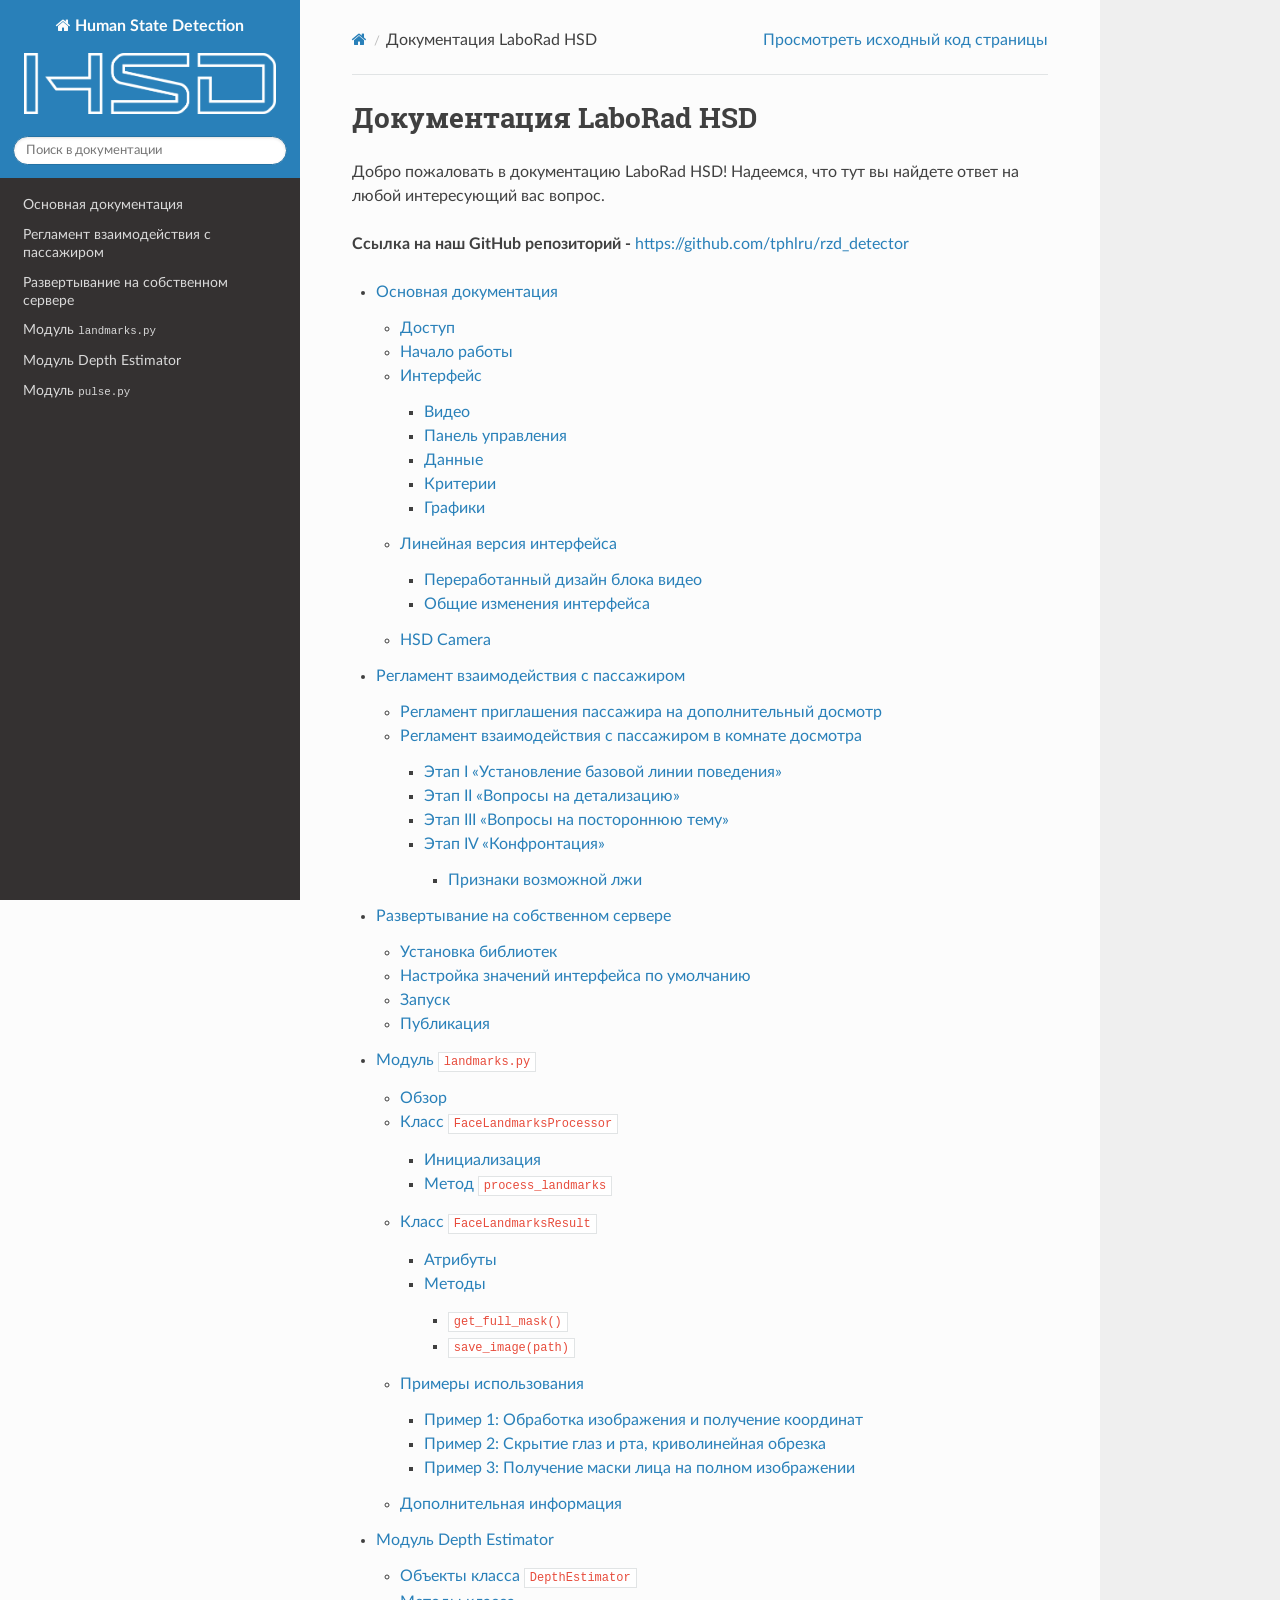
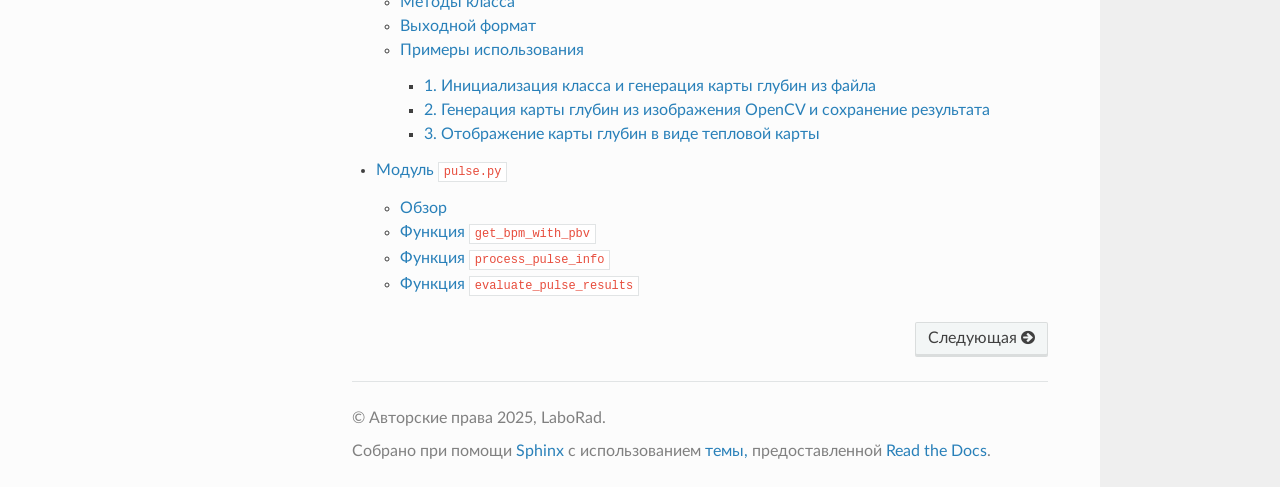
<file: index.html>
<!DOCTYPE html>
<html class="writer-html5" lang="ru" data-content_root="./">
<head>
  <meta charset="utf-8" /><meta name="viewport" content="width=device-width, initial-scale=1" />

  <meta name="viewport" content="width=device-width, initial-scale=1.0" />
  <title>Документация LaboRad HSD &mdash; документация Human State Detection preview 1.2.1</title>
      <link rel="stylesheet" type="text/css" href="_static/pygments.css?v=b86133f3" />
      <link rel="stylesheet" type="text/css" href="_static/css/theme.css?v=e59714d7" />

  
      <script src="_static/jquery.js?v=5d32c60e"></script>
      <script src="_static/_sphinx_javascript_frameworks_compat.js?v=2cd50e6c"></script>
      <script src="_static/documentation_options.js?v=bc2f3c57"></script>
      <script src="_static/doctools.js?v=9a2dae69"></script>
      <script src="_static/sphinx_highlight.js?v=dc90522c"></script>
      <script src="_static/translations.js?v=9bfe3ffa"></script>
    <script src="_static/js/theme.js"></script>
    <link rel="index" title="Алфавитный указатель" href="genindex.html" />
    <link rel="search" title="Поиск" href="search.html" />
    <link rel="next" title="Основная документация" href="main.html" /> 
</head>

<body class="wy-body-for-nav"> 
  <div class="wy-grid-for-nav">
    <nav data-toggle="wy-nav-shift" class="wy-nav-side">
      <div class="wy-side-scroll">
        <div class="wy-side-nav-search" >

          
          
          <a href="#" class="icon icon-home">
            Human State Detection
              <img src="_static/text1.png" class="logo" alt="Логотип"/>
          </a>
<div role="search">
  <form id="rtd-search-form" class="wy-form" action="search.html" method="get">
    <input type="text" name="q" placeholder="Поиск в документации" aria-label="Поиск в документации" />
    <input type="hidden" name="check_keywords" value="yes" />
    <input type="hidden" name="area" value="default" />
  </form>
</div>
        </div><div class="wy-menu wy-menu-vertical" data-spy="affix" role="navigation" aria-label="Меню навигации">
              <ul>
<li class="toctree-l1"><a class="reference internal" href="main.html">Основная документация</a></li>
<li class="toctree-l1"><a class="reference internal" href="regulations.html">Регламент взаимодействия с пассажиром</a></li>
<li class="toctree-l1"><a class="reference internal" href="server.html">Развертывание на собственном сервере</a></li>
<li class="toctree-l1"><a class="reference internal" href="moduleLms.html">Модуль <code class="docutils literal notranslate"><span class="pre">landmarks.py</span></code></a></li>
<li class="toctree-l1"><a class="reference internal" href="moduleDE.html">Модуль Depth Estimator</a></li>
<li class="toctree-l1"><a class="reference internal" href="modulePulse.html">Модуль <code class="docutils literal notranslate"><span class="pre">pulse.py</span></code></a></li>
</ul>

        </div>
      </div>
    </nav>

    <section data-toggle="wy-nav-shift" class="wy-nav-content-wrap"><nav class="wy-nav-top" aria-label="Меню навигации для мобильных устройств" >
          <i data-toggle="wy-nav-top" class="fa fa-bars"></i>
          <a href="#">Human State Detection</a>
      </nav>

      <div class="wy-nav-content">
        <div class="rst-content">
          <div role="navigation" aria-label="Навигация по страницам">
  <ul class="wy-breadcrumbs">
      <li><a href="#" class="icon icon-home" aria-label="Home"></a></li>
      <li class="breadcrumb-item active">Документация LaboRad HSD</li>
      <li class="wy-breadcrumbs-aside">
            <a href="_sources/index.rst.txt" rel="nofollow"> Просмотреть исходный код страницы</a>
      </li>
  </ul>
  <hr/>
</div>
          <div role="main" class="document" itemscope="itemscope" itemtype="http://schema.org/Article">
           <div itemprop="articleBody">
             
  <section id="laborad-hsd">
<h1>Документация LaboRad HSD<a class="headerlink" href="#laborad-hsd" title="Ссылка на этот заголовок"></a></h1>
<p>Добро пожаловать в документацию LaboRad HSD! Надеемся, что тут вы найдете ответ на любой интересующий вас вопрос.</p>
<p><strong>Ссылка на наш GitHub репозиторий -</strong> <a class="reference external" href="https://github.com/tphlru/rzd_detector">https://github.com/tphlru/rzd_detector</a></p>
<div class="toctree-wrapper compound">
<ul>
<li class="toctree-l1"><a class="reference internal" href="main.html">Основная документация</a><ul>
<li class="toctree-l2"><a class="reference internal" href="main.html#id3">Доступ</a></li>
<li class="toctree-l2"><a class="reference internal" href="main.html#id4">Начало работы</a></li>
<li class="toctree-l2"><a class="reference internal" href="main.html#id5">Интерфейс</a><ul>
<li class="toctree-l3"><a class="reference internal" href="main.html#id6">Видео</a></li>
<li class="toctree-l3"><a class="reference internal" href="main.html#id7">Панель управления</a></li>
<li class="toctree-l3"><a class="reference internal" href="main.html#id8">Данные</a></li>
<li class="toctree-l3"><a class="reference internal" href="main.html#id9">Критерии</a></li>
<li class="toctree-l3"><a class="reference internal" href="main.html#id11">Графики</a></li>
</ul>
</li>
<li class="toctree-l2"><a class="reference internal" href="main.html#id12">Линейная версия интерфейса</a><ul>
<li class="toctree-l3"><a class="reference internal" href="main.html#id13">Переработанный дизайн блока видео</a></li>
<li class="toctree-l3"><a class="reference internal" href="main.html#id14">Общие изменения интерфейса</a></li>
</ul>
</li>
<li class="toctree-l2"><a class="reference internal" href="main.html#hsd-camera">HSD Camera</a></li>
</ul>
</li>
<li class="toctree-l1"><a class="reference internal" href="regulations.html">Регламент взаимодействия с пассажиром</a><ul>
<li class="toctree-l2"><a class="reference internal" href="regulations.html#id2">Регламент приглашения пассажира на дополнительный досмотр</a></li>
<li class="toctree-l2"><a class="reference internal" href="regulations.html#id3">Регламент взаимодействия с пассажиром в комнате досмотра</a><ul>
<li class="toctree-l3"><a class="reference internal" href="regulations.html#i">Этап I «Установление базовой линии поведения»</a></li>
<li class="toctree-l3"><a class="reference internal" href="regulations.html#ii">Этап II «Вопросы на детализацию»</a></li>
<li class="toctree-l3"><a class="reference internal" href="regulations.html#iii">Этап III «Вопросы на постороннюю тему»</a></li>
<li class="toctree-l3"><a class="reference internal" href="regulations.html#iv">Этап IV «Конфронтация»</a><ul>
<li class="toctree-l4"><a class="reference internal" href="regulations.html#id4">Признаки возможной лжи</a></li>
</ul>
</li>
</ul>
</li>
</ul>
</li>
<li class="toctree-l1"><a class="reference internal" href="server.html">Развертывание на собственном сервере</a><ul>
<li class="toctree-l2"><a class="reference internal" href="server.html#id2">Установка библиотек</a></li>
<li class="toctree-l2"><a class="reference internal" href="server.html#id3">Настройка значений интерфейса по умолчанию</a></li>
<li class="toctree-l2"><a class="reference internal" href="server.html#id4">Запуск</a></li>
<li class="toctree-l2"><a class="reference internal" href="server.html#id7">Публикация</a></li>
</ul>
</li>
<li class="toctree-l1"><a class="reference internal" href="moduleLms.html">Модуль <code class="docutils literal notranslate"><span class="pre">landmarks.py</span></code></a><ul>
<li class="toctree-l2"><a class="reference internal" href="moduleLms.html#id2">Обзор</a></li>
<li class="toctree-l2"><a class="reference internal" href="moduleLms.html#facelandmarksprocessor">Класс <code class="docutils literal notranslate"><span class="pre">FaceLandmarksProcessor</span></code></a><ul>
<li class="toctree-l3"><a class="reference internal" href="moduleLms.html#id3">Инициализация</a></li>
<li class="toctree-l3"><a class="reference internal" href="moduleLms.html#process-landmarks">Метод <code class="docutils literal notranslate"><span class="pre">process_landmarks</span></code></a></li>
</ul>
</li>
<li class="toctree-l2"><a class="reference internal" href="moduleLms.html#facelandmarksresult">Класс <code class="docutils literal notranslate"><span class="pre">FaceLandmarksResult</span></code></a><ul>
<li class="toctree-l3"><a class="reference internal" href="moduleLms.html#id4">Атрибуты</a></li>
<li class="toctree-l3"><a class="reference internal" href="moduleLms.html#id5">Методы</a><ul>
<li class="toctree-l4"><a class="reference internal" href="moduleLms.html#get-full-mask"><code class="docutils literal notranslate"><span class="pre">get_full_mask()</span></code></a></li>
<li class="toctree-l4"><a class="reference internal" href="moduleLms.html#save-image-path"><code class="docutils literal notranslate"><span class="pre">save_image(path)</span></code></a></li>
</ul>
</li>
</ul>
</li>
<li class="toctree-l2"><a class="reference internal" href="moduleLms.html#id6">Примеры использования</a><ul>
<li class="toctree-l3"><a class="reference internal" href="moduleLms.html#id7">Пример 1: Обработка изображения и получение координат</a></li>
<li class="toctree-l3"><a class="reference internal" href="moduleLms.html#id8">Пример 2: Скрытие глаз и рта, криволинейная обрезка</a></li>
<li class="toctree-l3"><a class="reference internal" href="moduleLms.html#id9">Пример 3: Получение маски лица на полном изображении</a></li>
</ul>
</li>
<li class="toctree-l2"><a class="reference internal" href="moduleLms.html#id10">Дополнительная информация</a></li>
</ul>
</li>
<li class="toctree-l1"><a class="reference internal" href="moduleDE.html">Модуль Depth Estimator</a><ul>
<li class="toctree-l2"><a class="reference internal" href="moduleDE.html#depthestimator">Объекты класса <code class="docutils literal notranslate"><span class="pre">DepthEstimator</span></code></a></li>
<li class="toctree-l2"><a class="reference internal" href="moduleDE.html#id2">Методы класса</a></li>
<li class="toctree-l2"><a class="reference internal" href="moduleDE.html#id3">Выходной формат</a></li>
<li class="toctree-l2"><a class="reference internal" href="moduleDE.html#id4">Примеры использования</a><ul>
<li class="toctree-l3"><a class="reference internal" href="moduleDE.html#id5">1. Инициализация класса и генерация карты глубин из файла</a></li>
<li class="toctree-l3"><a class="reference internal" href="moduleDE.html#opencv">2. Генерация карты глубин из изображения OpenCV и сохранение результата</a></li>
<li class="toctree-l3"><a class="reference internal" href="moduleDE.html#id6">3. Отображение карты глубин в виде тепловой карты</a></li>
</ul>
</li>
</ul>
</li>
<li class="toctree-l1"><a class="reference internal" href="modulePulse.html">Модуль <code class="docutils literal notranslate"><span class="pre">pulse.py</span></code></a><ul>
<li class="toctree-l2"><a class="reference internal" href="modulePulse.html#id2">Обзор</a></li>
<li class="toctree-l2"><a class="reference internal" href="modulePulse.html#get-bpm-with-pbv">Функция <code class="docutils literal notranslate"><span class="pre">get_bpm_with_pbv</span></code></a></li>
<li class="toctree-l2"><a class="reference internal" href="modulePulse.html#process-pulse-info">Функция <code class="docutils literal notranslate"><span class="pre">process_pulse_info</span></code></a></li>
<li class="toctree-l2"><a class="reference internal" href="modulePulse.html#evaluate-pulse-results">Функция <code class="docutils literal notranslate"><span class="pre">evaluate_pulse_results</span></code></a></li>
</ul>
</li>
</ul>
</div>
</section>


           </div>
          </div>
          <footer><div class="rst-footer-buttons" role="navigation" aria-label="Нижняя область">
        <a href="main.html" class="btn btn-neutral float-right" title="Основная документация" accesskey="n" rel="next">Следующая <span class="fa fa-arrow-circle-right" aria-hidden="true"></span></a>
    </div>

  <hr/>

  <div role="contentinfo">
    <p>&#169; Авторские права 2025, LaboRad. </p>
  </div>

  Собрано при помощи <a href="https://www.sphinx-doc.org/">Sphinx</a> с использованием
    <a href="https://github.com/readthedocs/sphinx_rtd_theme">темы,</a>
    предоставленной <a href="https://readthedocs.org">Read the Docs</a>.
   

</footer>
        </div>
      </div>
    </section>
  </div>
  <script>
      jQuery(function () {
          SphinxRtdTheme.Navigation.enable(true);
      });
  </script> 

</body>
</html>
</file>
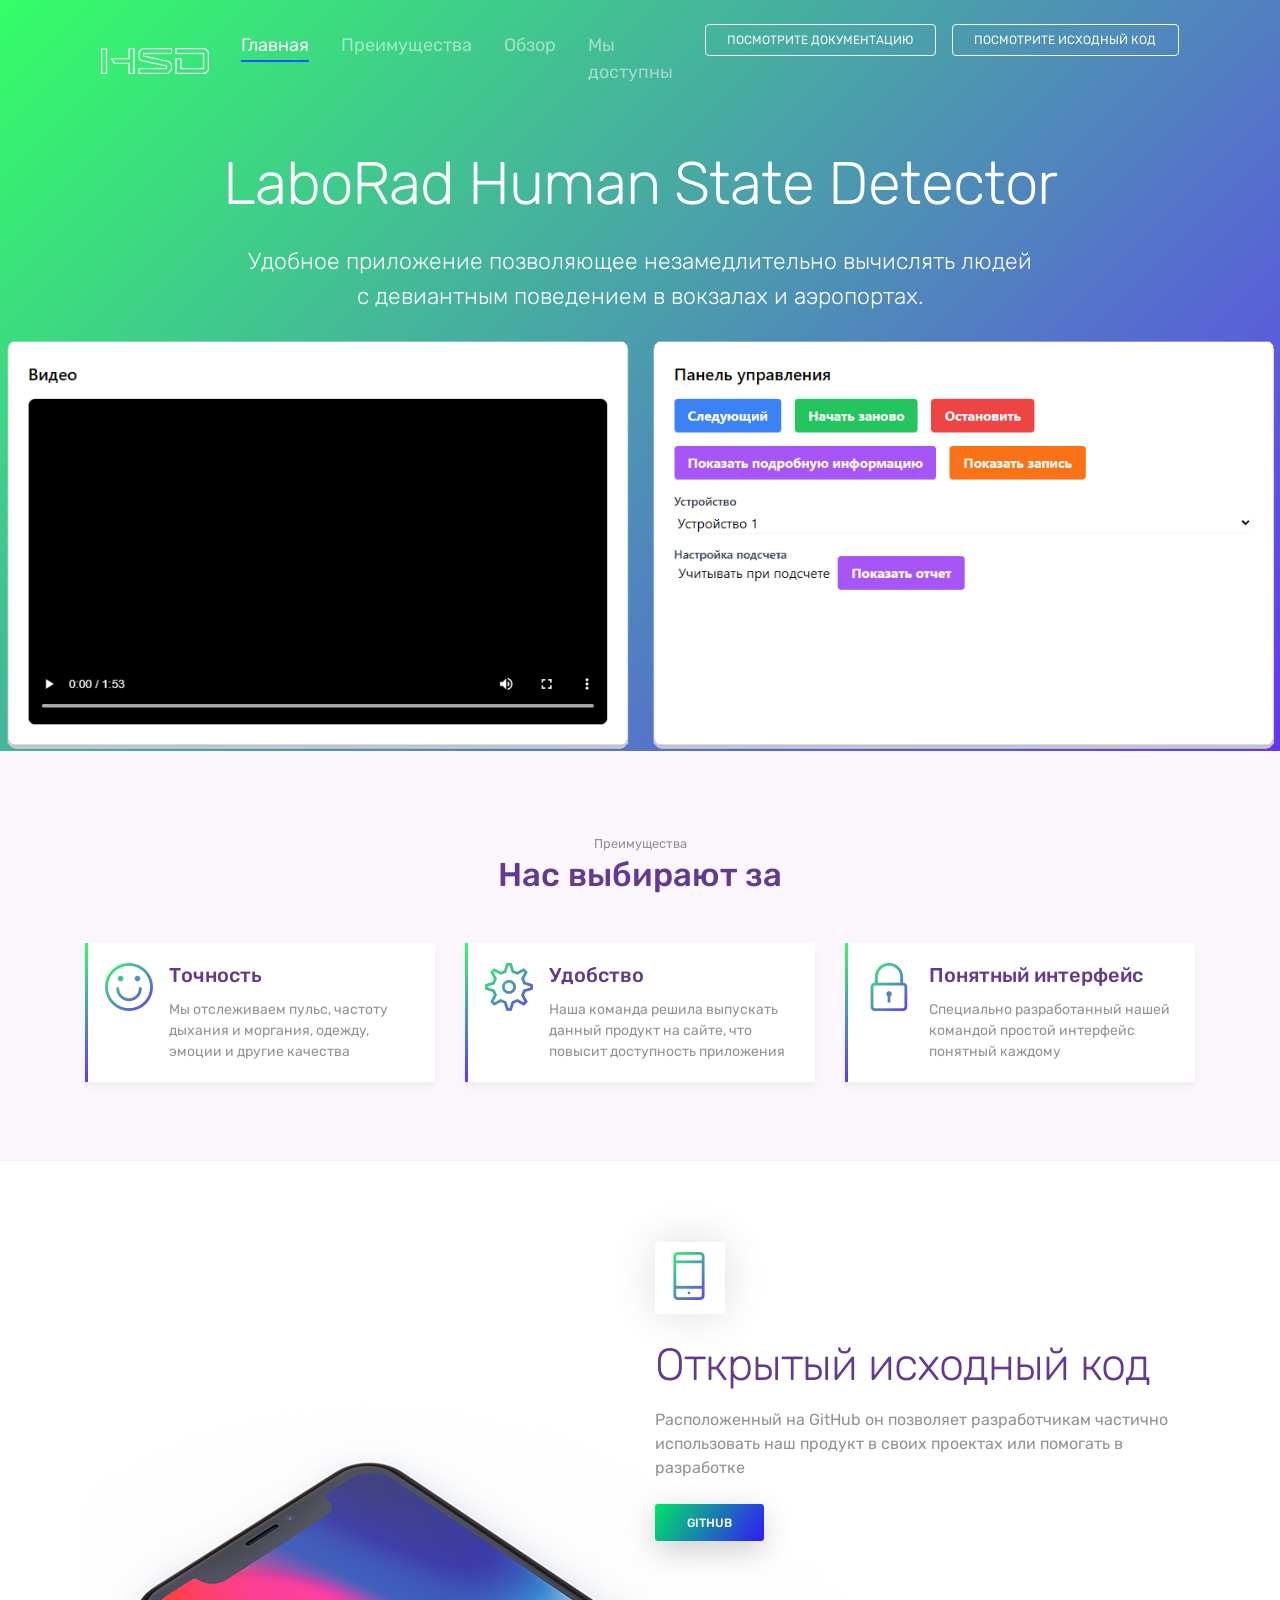
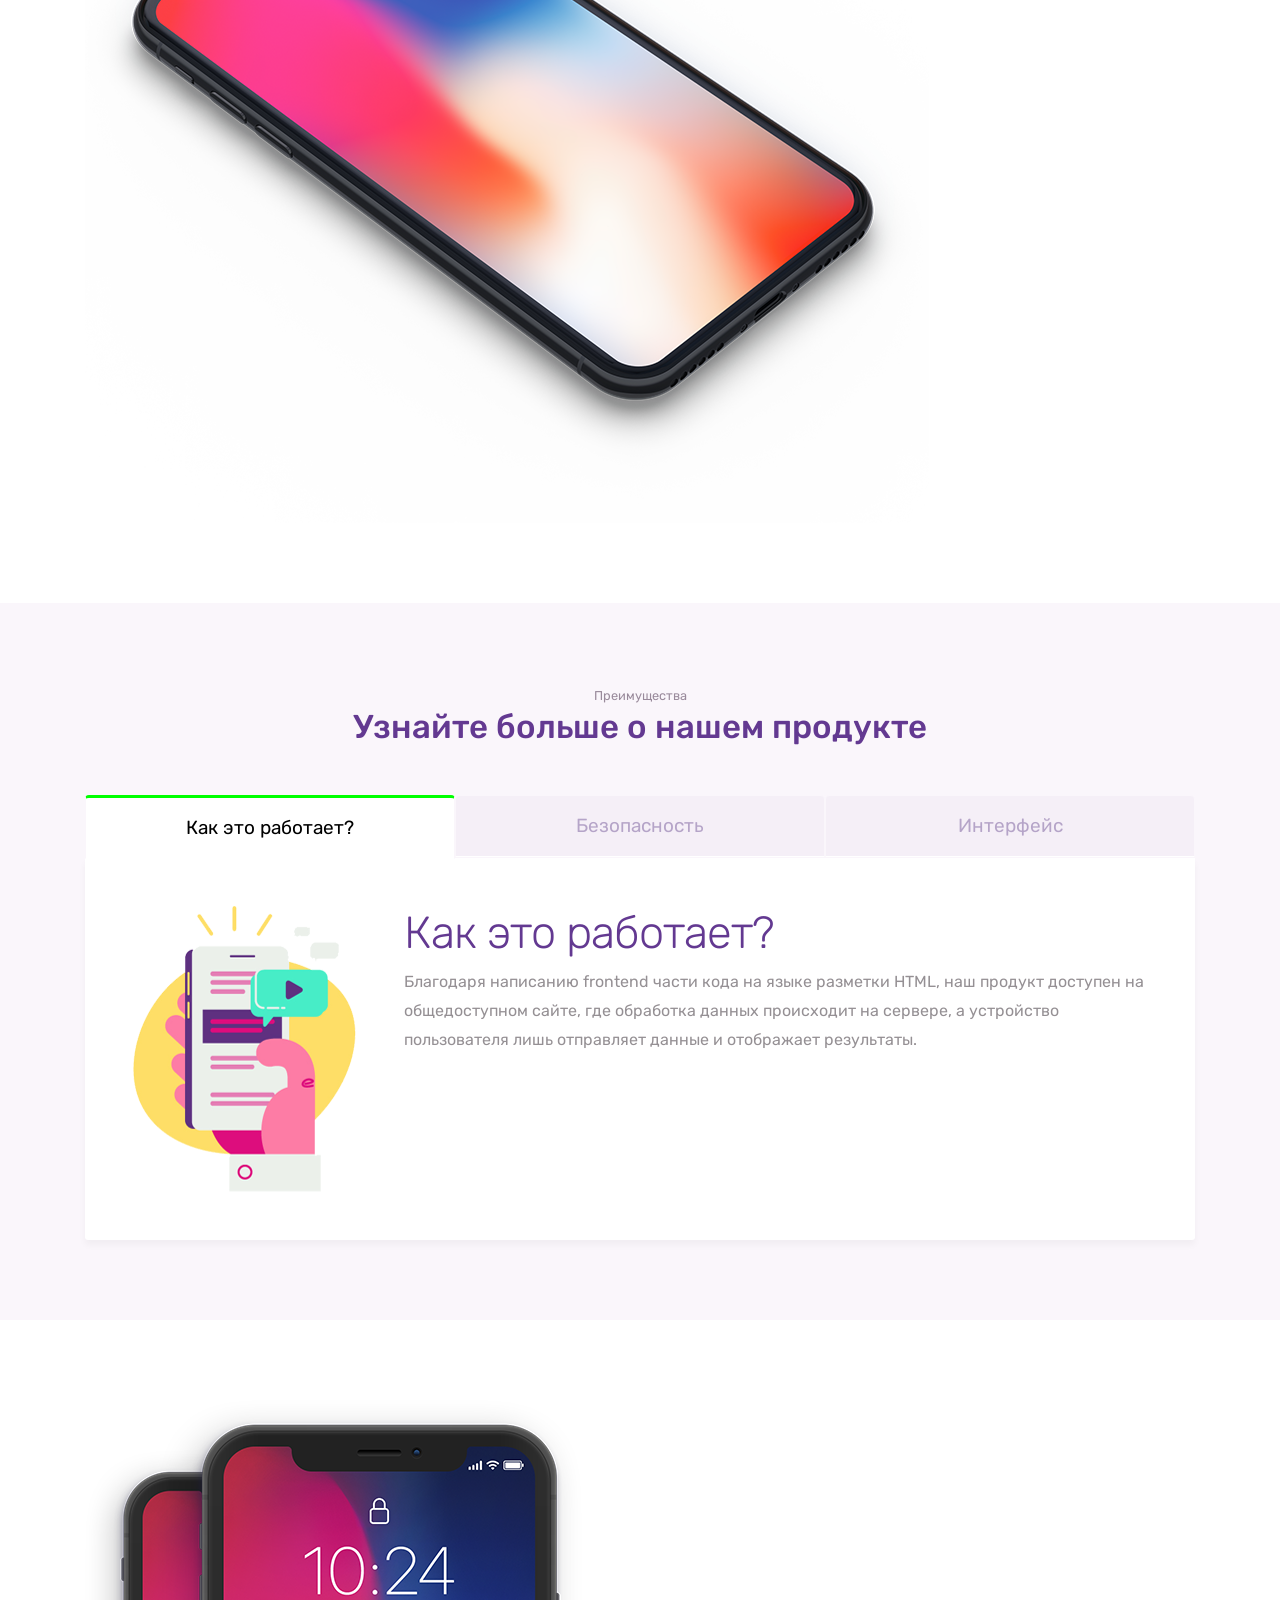
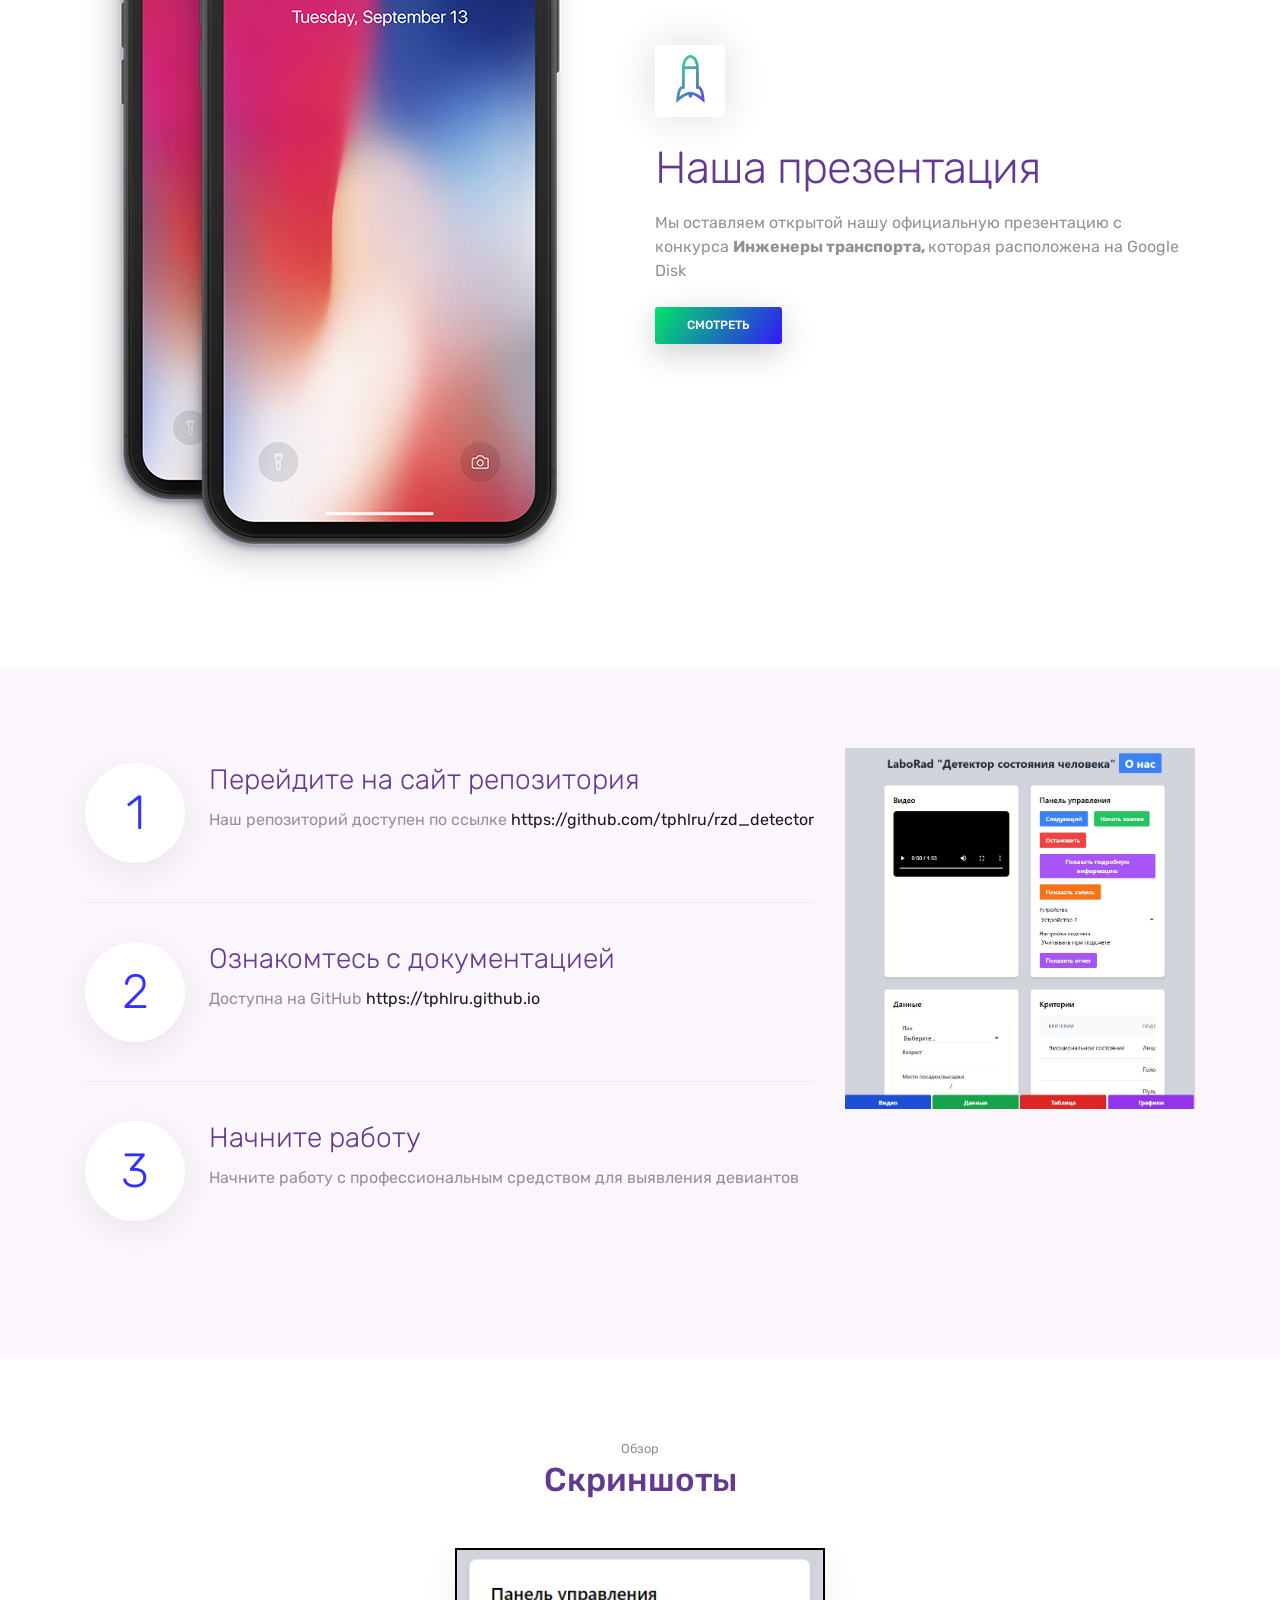
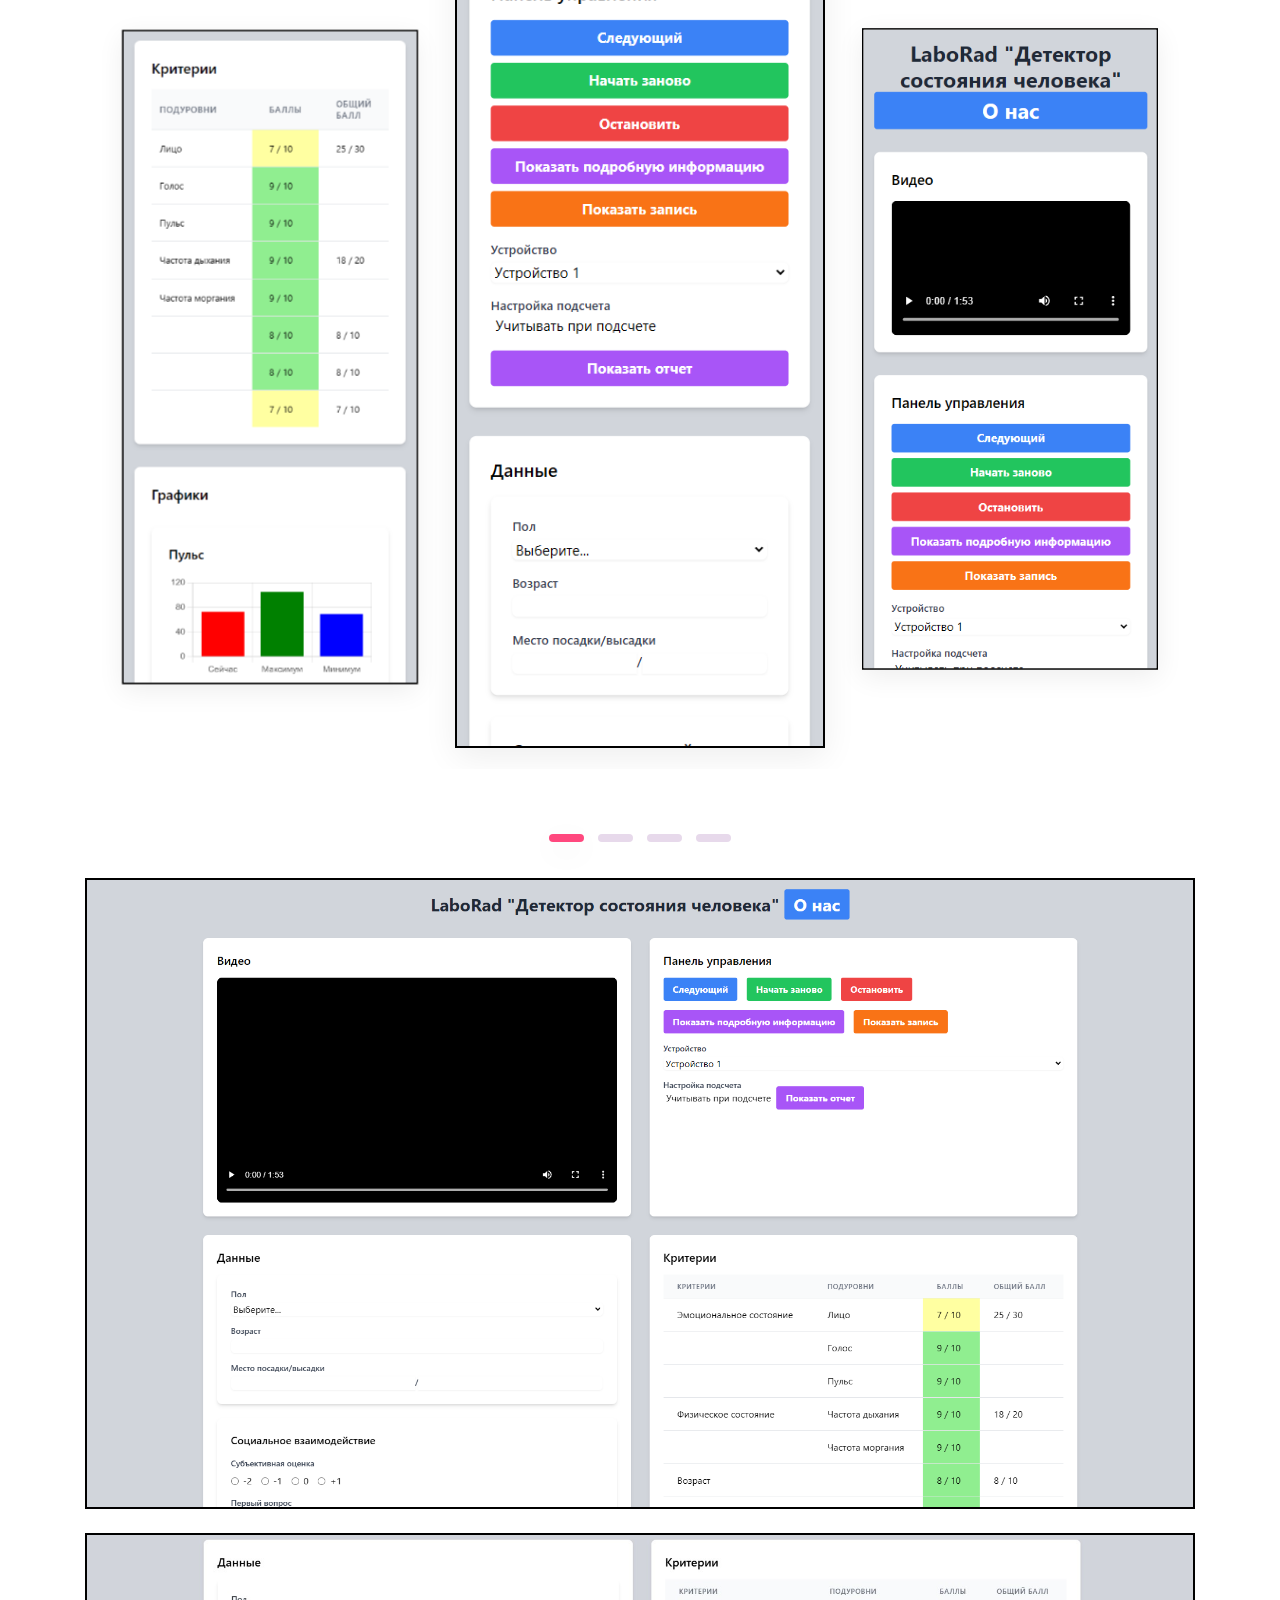
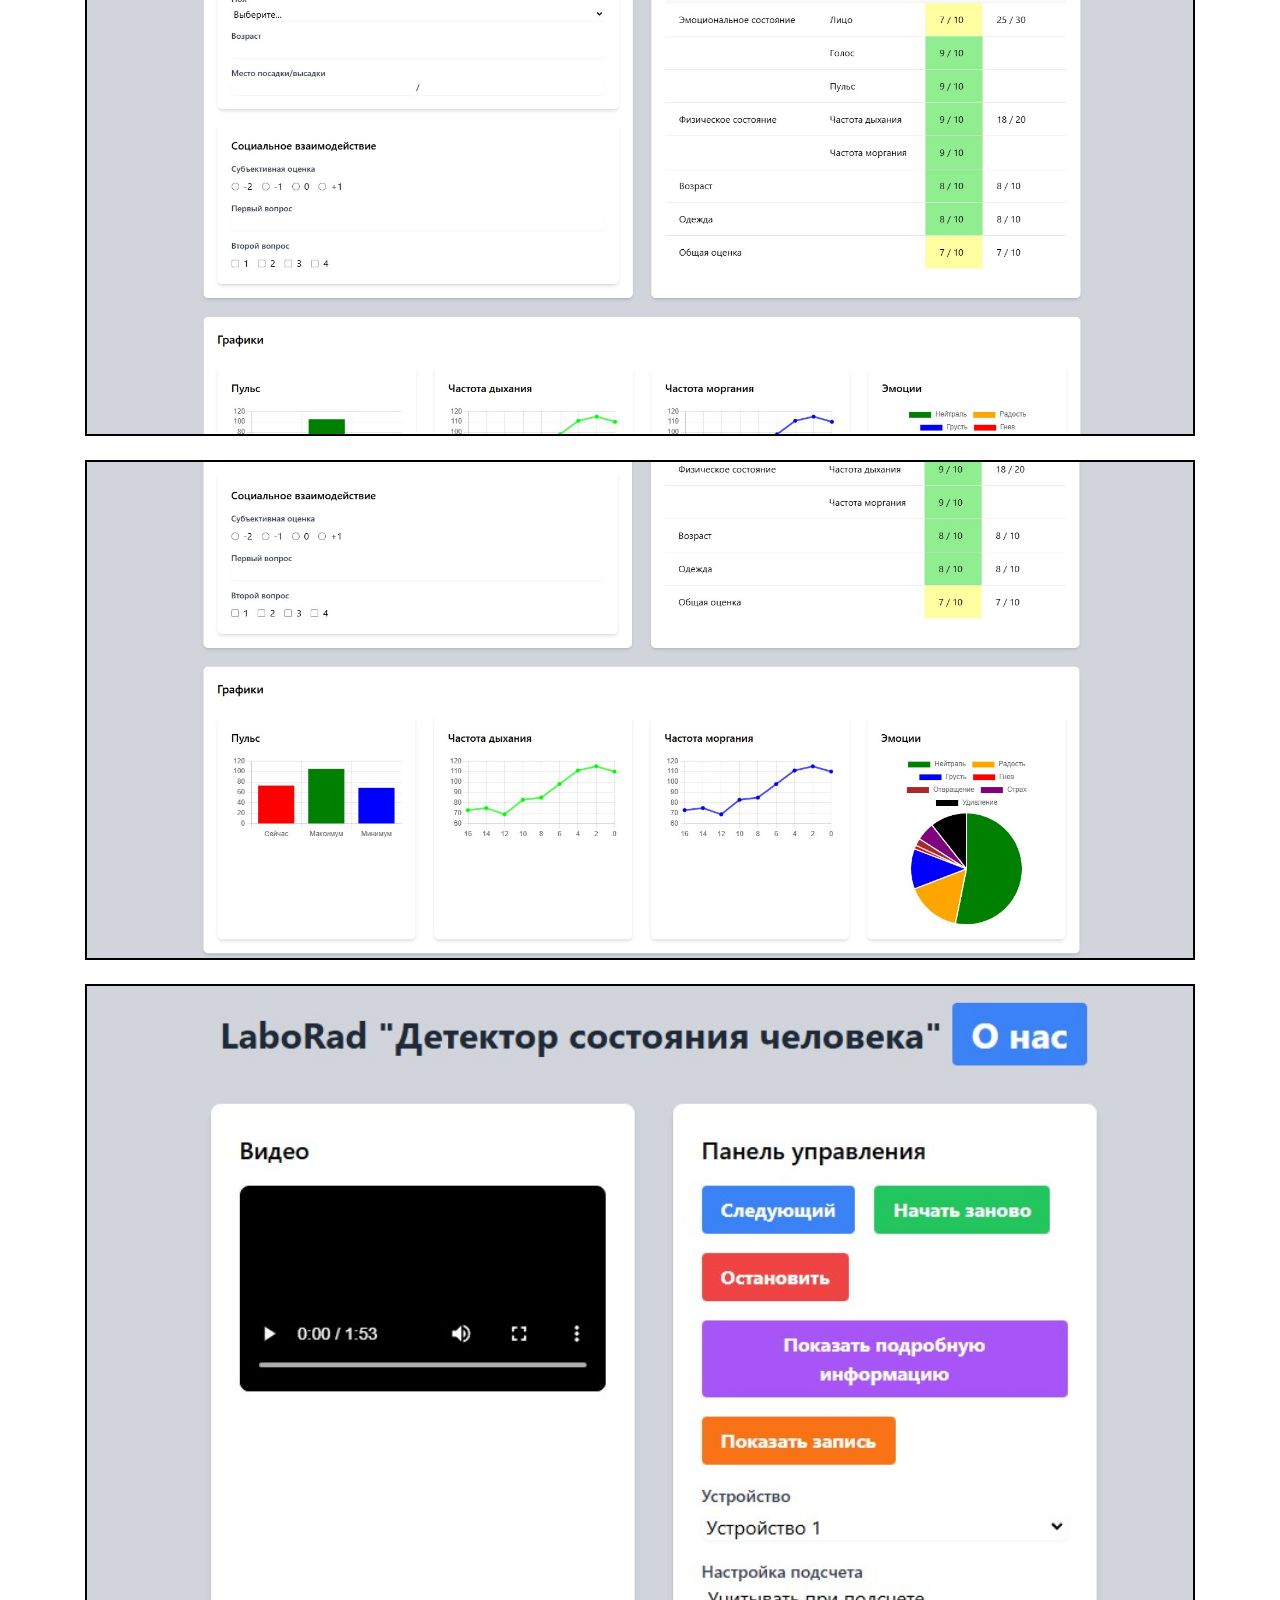
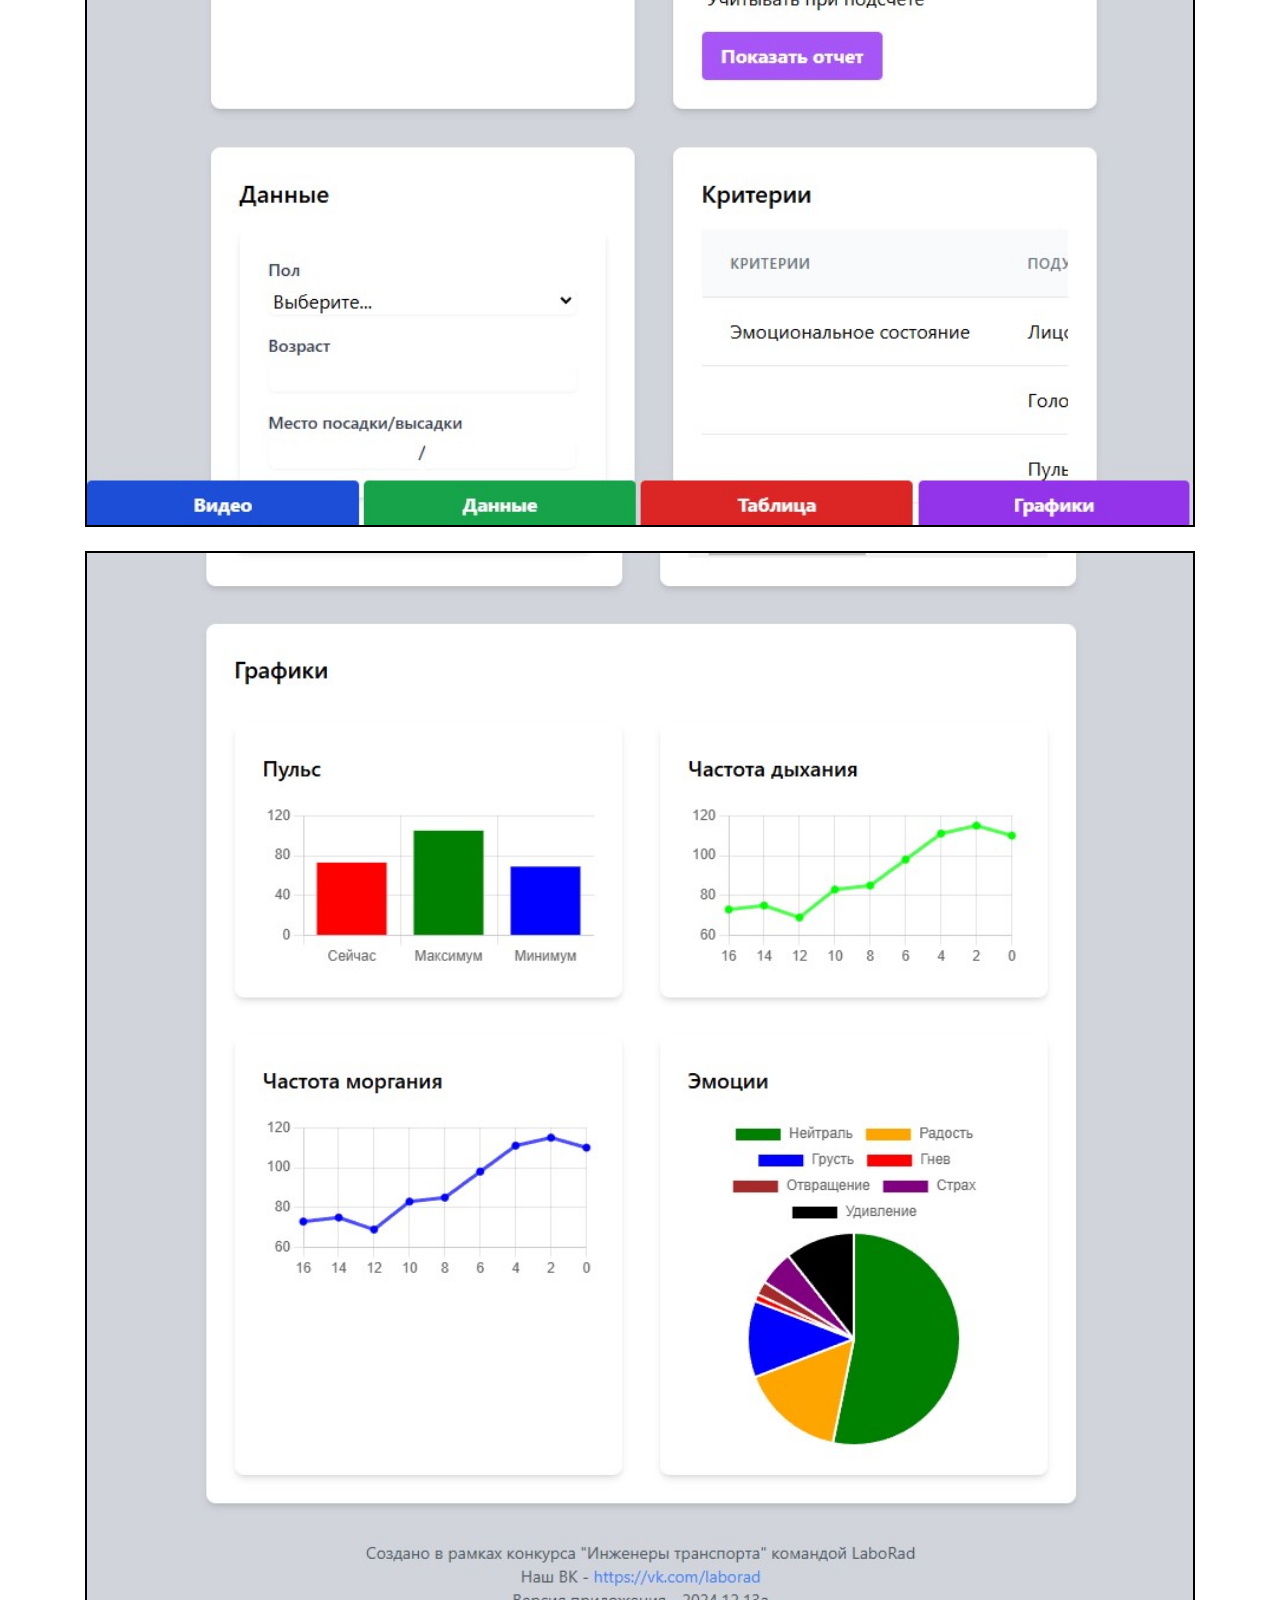
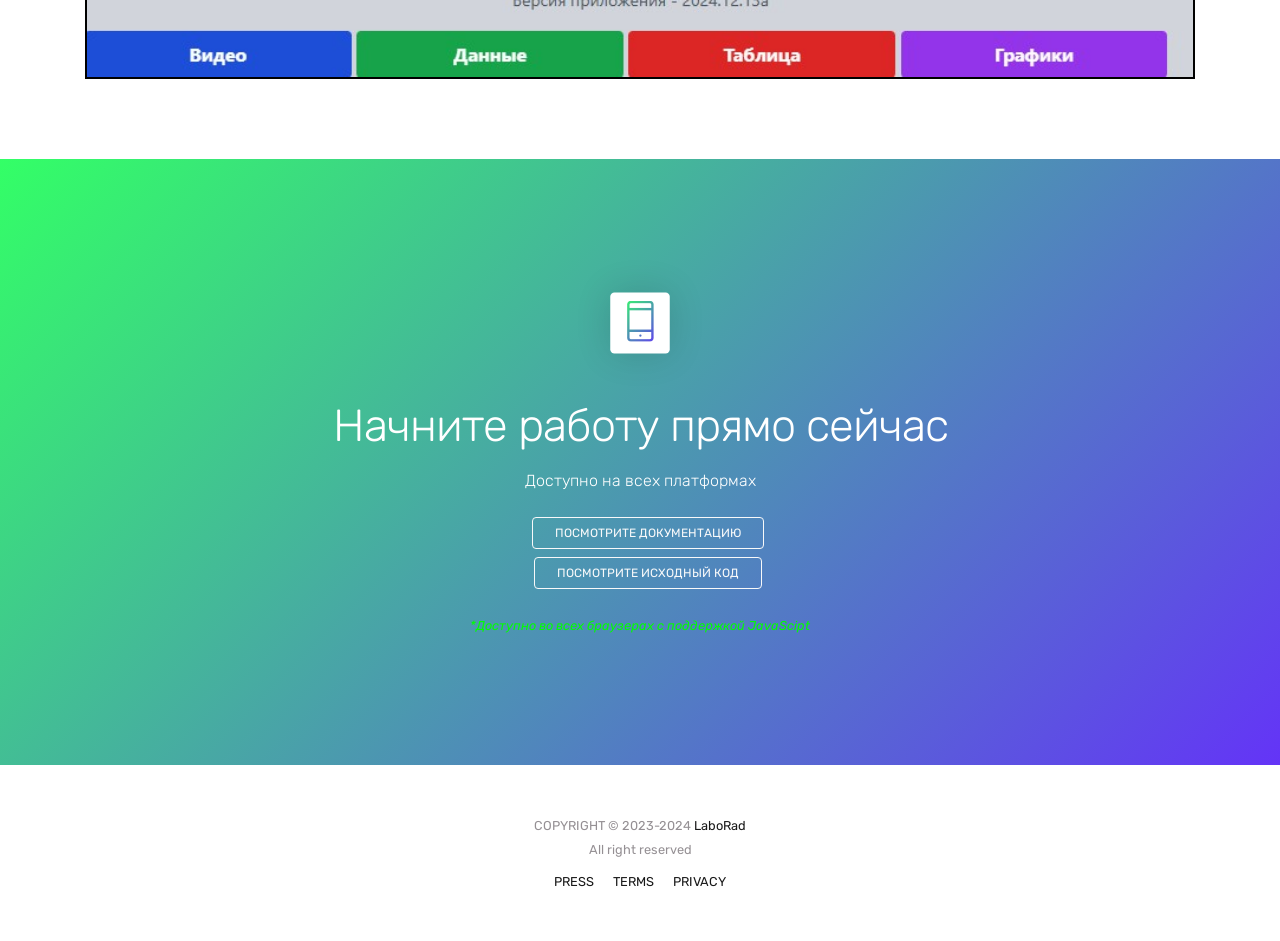
<file: .main/index.html>
<!DOCTYPE html>
<html lang="ru">
    <head>
        <title>
            LaboRad HSD
        </title>
        <!-- Required meta tags -->
        <meta charset="utf-8">
            <meta content="width=device-width, initial-scale=1, shrink-to-fit=no" name="viewport">
                <meta content="LaboRad HSD - мощное средство для борьбы с девиантами" name="description">
                    <meta content="HTML5, bootstrap, mobile, app, landing, ios, android, responsive" name="keywords">
                        <!-- Font -->
                        <link href="//fonts.googleapis.com" rel="dns-prefetch">
                            <link href="https://fonts.googleapis.com/css?family=Rubik:300,400,500" rel="stylesheet">
                                <!-- Bootstrap CSS -->
                                <link href="css/bootstrap.min.css" rel="stylesheet">
                                    <!-- Themify Icons -->
                                    <link href="css/themify-icons.css" rel="stylesheet">
                                        <!-- Owl carousel -->
                                        <link href="css/owl.carousel.min.css" rel="stylesheet">
                                            <!-- Main css -->
                                            <link href="css/style.css" rel="stylesheet">
                                                <link href="images/logo.png" rel="shortcut icon" type="image/png">
                                                </link>
                                            </link>
                                        </link>
                                    </link>
                                </link>
                            </link>
                        </link>
                    </meta>
                </meta>
            </meta>
        </meta>
    </head>
    <body data-offset="30" data-spy="scroll" data-target="#navbar">
        <!-- Nav Menu -->
        <div class="nav-menu fixed-top">
            <div class="container">
                <div class="row">
                    <div class="col-md-12">
                        <nav class="navbar navbar-dark navbar-expand-lg">
                            <a class="navbar-brand" href="index.html">
                                <img alt="logo" class="img-fluid" src="images/text2.png" width="150"/>
                            </a>
                            <button aria-controls="navbar" aria-expanded="false" aria-label="Toggle navigation" class="navbar-toggler" data-target="#navbar" data-toggle="collapse" type="button">
                                <span class="navbar-toggler-icon">
                                </span>
                            </button>
                            <div class="collapse navbar-collapse" id="navbar">
                                <ul class="navbar-nav ml-auto">
                                    <li class="nav-item">
                                        <a class="nav-link active" href="#home">
                                            Главная
                                            <span class="sr-only">
                                                (current)
                                            </span>
                                        </a>
                                    </li>
                                    <li class="nav-item">
                                        <a class="nav-link" href="#features">
                                            Преимущества
                                        </a>
                                    </li>
                                    <li class="nav-item">
                                        <a class="nav-link" href="#gallery">
                                            Обзор
                                        </a>
                                    </li>
                                    <li class="nav-item">
                                        <a class="nav-link" href="#contact">
                                            Мы доступны
                                        </a>
                                    </li>
                                    <li class="nav-item">
                                        <a class="btn btn-outline-light my-3 my-sm-0 ml-lg-3" href="http://tphlru.github.io/">
                                            Посмотрите документацию
                                        </a>
                                    </li>
                                    <li class="nav-item">
                                        <a class="btn btn-outline-light my-3 my-sm-0 ml-lg-3" href="https://github.com/tphlru/rzd_detector">
                                            посмотрите исходный код
                                        </a>
                                    </li>
                                </ul>
                            </div>
                        </nav>
                    </div>
                </div>
            </div>
        </div>
        <header class="bg-gradient" id="home">
            <div class="container mt-5">
                <h1>
                    LaboRad Human State Detector
                </h1>
                <p class="tagline">
                    Удобное приложение позволяющее незамедлительно вычислять людей с девиантным поведением в вокзалах и аэропортах.
                </p>
            </div>
            <div class="img-holder mt-3">
                <img alt="phone" class="img-fluid" src="images/screenshots/screenshot_main.png"/>
            </div>
        </header>
        <div class="section light-bg" id="features">
            <div class="container">
                <div class="section-title">
                    <small>
                        Преимущества
                    </small>
                    <h3>
                        Нас выбирают за
                    </h3>
                </div>
                <div class="row">
                    <div class="col-12 col-lg-4">
                        <div class="card features">
                            <div class="card-body">
                                <div class="media">
                                    <span class="ti-face-smile gradient-fill ti-3x mr-3">
                                    </span>
                                    <div class="media-body">
                                        <h4 class="card-title">
                                            Точность
                                        </h4>
                                        <p class="card-text">
                                            Мы отслеживаем пульс, частоту дыхания и моргания, одежду, эмоции и другие качества
                                        </p>
                                    </div>
                                </div>
                            </div>
                        </div>
                    </div>
                    <div class="col-12 col-lg-4">
                        <div class="card features">
                            <div class="card-body">
                                <div class="media">
                                    <span class="ti-settings gradient-fill ti-3x mr-3">
                                    </span>
                                    <div class="media-body">
                                        <h4 class="card-title">
                                            Удобство
                                        </h4>
                                        <p class="card-text">
                                            Наша команда решила выпускать данный продукт на сайте, что повысит доступность приложения
                                        </p>
                                    </div>
                                </div>
                            </div>
                        </div>
                    </div>
                    <div class="col-12 col-lg-4">
                        <div class="card features">
                            <div class="card-body">
                                <div class="media">
                                    <span class="ti-lock gradient-fill ti-3x mr-3">
                                    </span>
                                    <div class="media-body">
                                        <h4 class="card-title">
                                            Понятный интерфейс
                                        </h4>
                                        <p class="card-text">
                                            Специально разработанный нашей командой простой интерфейс понятный каждому
                                        </p>
                                    </div>
                                </div>
                            </div>
                        </div>
                    </div>
                </div>
            </div>
        </div>
        <!-- // end .section -->
        <div class="section">
            <div class="container">
                <div class="row">
                    <div class="col-lg-6 offset-lg-6">
                        <div class="box-icon">
                            <span class="ti-mobile gradient-fill ti-3x">
                            </span>
                        </div>
                        <h2>
                            Открытый исходный код
                        </h2>
                        <p class="mb-4">
                            Расположенный на GitHub он позволяет разработчикам частично использовать наш продукт в своих проектах или помогать в разработке
                        </p>
                        <a class="btn btn-primary" href="https://github.com/tphlru/rzd_detector">
                            GitHub
                        </a>
                    </div>
                </div>
                <div class="perspective-phone">
                    <img alt="perspective phone" class="img-fluid" src="images/perspective.png">
                    </img>
                </div>
            </div>
        </div>
        <!-- // end .section -->
        <div class="section light-bg">
            <div class="container">
                <div class="section-title">
                    <small>
                        Преимущества
                    </small>
                    <h3>
                        Узнайте больше о нашем продукте
                    </h3>
                </div>
                <ul class="nav nav-tabs nav-justified" role="tablist">
                    <li class="nav-item">
                        <a class="nav-link active" data-toggle="tab" href="#communication">
                            Как это работает?
                        </a>
                    </li>
                    <li class="nav-item">
                        <a class="nav-link" data-toggle="tab" href="#schedule">
                            Безопасность
                        </a>
                    </li>
                    <li class="nav-item">
                        <a class="nav-link" data-toggle="tab" href="#messages">
                            Интерфейс
                        </a>
                    </li>
                </ul>
                <div class="tab-content">
                    <div class="tab-pane fade show active" id="communication">
                        <div class="d-flex flex-column flex-lg-row">
                            <img alt="graphic" class="img-fluid rounded align-self-start mr-lg-5 mb-5 mb-lg-0" src="images/graphic.png">
                                <div>
                                    <h2>
                                        Как это работает?
                                    </h2>
                                    <p>
                                        Благодаря написанию frontend части кода на языке разметки HTML, наш продукт доступен на общедоступном сайте, где обработка данных происходит на сервере, а устройство пользователя лишь отправляет данные и отображает результаты.
                                    </p>
                                </div>
                            </img>
                        </div>
                    </div>
                    <div class="tab-pane fade" id="schedule">
                        <div class="d-flex flex-column flex-lg-row">
                            <div>
                                <h2>
                                    Безопасность
                                </h2>
                                <p>
                                    LaboRad гарантирует не использовать биометрические, физические и любые другие данные пользователей для их распространения или передачи третьим лицам. Мы оставляем за собой право использовать данные пользователей
                                    <b>
                                        только
                                    </b>
                                    для улучшения работы этого приложения и обучения своих нейросетей.
                                </p>
                            </div>
                            <img alt="graphic" class="img-fluid rounded align-self-start mr-lg-5 mb-5 mb-lg-0" src="images/graphic.png">
                            </img>
                        </div>
                    </div>
                    <div class="tab-pane fade" id="messages">
                        <div class="d-flex flex-column flex-lg-row">
                            <img alt="graphic" class="img-fluid rounded align-self-start mr-lg-5 mb-5 mb-lg-0" src="images/graphic.png">
                                <div>
                                    <h2>
                                        Интерфейс
                                    </h2>
                                    <p>
                                        Специально разработанный для максимально легкого и удобного использования. Разработаны несколько версий для разных устройств.
                                    </p>
                                    <p>
                                        <b>
                                            Десктопные устройства.
                                        </b>
                                        Стандартный удобный интерфейс
                                    </p>
                                    <p>
                                        <b>
                                            Мобильные устройства.
                                        </b>
                                        Отличительной особенностью является вертикальное использование и липкое меню снизу для быстрого перемещения
                                    </p>
                                    <p>
                                        <b>
                                            Планшеты
                                        </b>
                                        (только в горизонтальном режиме). Отличаются быстрым доступом ко всем функциям и оптимизированным для них интерфейсом
                                    </p>
                                    <p>
                                        Для выбора устройства предусмотрена главная страница с выбором устройства и переходе в документацию и репозиторий при необходимости
                                    </p>
                                </div>
                            </img>
                        </div>
                    </div>
                </div>
            </div>
        </div>
        <!-- // end .section -->
        <div class="section">
            <div class="container">
                <div class="row">
                    <div class="col-md-6">
                        <img alt="dual phone" class="img-fluid" src="images/dualphone.png">
                        </img>
                    </div>
                    <div class="col-md-6 d-flex align-items-center">
                        <div>
                            <div class="box-icon">
                                <span class="ti-rocket gradient-fill ti-3x">
                                </span>
                            </div>
                            <h2>
                                Наша презентация
                            </h2>
                            <p class="mb-4">
                                Мы оставляем открытой нашу официальную презентацию с конкурса
                                <b>
                                    Инженеры транспорта,
                                </b>
                                которая расположена на Google Disk
                            </p>
                            <a class="btn btn-primary" href="https://drive.google.com/drive/folders/1Zgz0nRbbU0j5zZkcT1N02RGu3jXqhy7j?usp=sharing">
                                Смотреть
                            </a>
                        </div>
                    </div>
                </div>
            </div>
        </div>
        <!-- // end .section -->
        <div class="section light-bg">
            <div class="container">
                <div class="row">
                    <div class="col-md-8 d-flex align-items-center">
                        <ul class="list-unstyled ui-steps">
                            <li class="media">
                                <div class="circle-icon mr-4">
                                    1
                                </div>
                                <div class="media-body">
                                    <h5>
                                        Перейдите на сайт репозитория
                                    </h5>
                                    <p>
                                        <!-- Наш сайт доступен по ссылке
                                        <a href="http://tphl.duckdns.org/">
                                            http://tphl.duckdns.org
                                        </a> -->
                                        Наш репозиторий доступен по ссылке
                                        <a href="https://github.com/tphlru/rzd_detector">
                                            https://github.com/tphlru/rzd_detector
                                        </a>
                                    </p>
                                </div>
                            </li>
                            <li class="media my-4">
                                <div class="circle-icon mr-4">
                                    2
                                </div>
                                <div class="media-body">
                                    <h5>
                                        Ознакомтесь с документацией
                                    </h5>
                                    <p>
                                        Доступна на GitHub
                                        <a href="https://tphlru.github.io">
                                            https://tphlru.github.io
                                        </a>
                                    </p>
                                </div>
                            </li>
                            <li class="media">
                                <div class="circle-icon mr-4">
                                    3
                                </div>
                                <div class="media-body">
                                    <h5>
                                        Начните работу
                                    </h5>
                                    <p>
                                        Начните работу с профессиональным средством для выявления девиантов
                                    </p>
                                </div>
                            </li>
                        </ul>
                    </div>
                    <div class="col-md-4">
                        <img alt="iphone" class="img-fluid" src="images/screenshots/screenshotMobile5.jpg">
                        </img>
                    </div>
                </div>
            </div>
        </div>
        <!-- // end .section -->
        <!-- // end .section -->
        <div class="section" id="gallery">
            <div class="container">
                <div class="section-title">
                    <small>
                        Обзор
                    </small>
                    <h3>
                        Скриншоты
                    </h3>
                </div>
                <div class="img-gallery owl-carousel owl-theme">
                    <img alt="image" style="border: 2px solid black" src="images/screenshots/screenshotMobile1.png">
                        <img alt="image" style="border: 2px solid black" src="images/screenshots/screenshotMobile2.png">
                            <img alt="image" style="border: 2px solid black" src="images/screenshots/screenshotMobile3.png">
                                <img alt="image" style="border: 2px solid black" src="images/screenshots/screenshotMobile4.png">
                                </img>
                            </img>
                        </img>
                    </img>
                </div>
                <div bg="orange" class="bg-orange rounded-lg shadow-md p-6" id="s55" width="1100%">
                    <img alt="image" style="border: 2px solid black" class="mt-4" src="images/screenshots/screenshot_full.png" width="100%"/>
                    <img alt="image" style="border: 2px solid black" class="mt-4" src="images/screenshots/screenshot_full3.jpg" width="100%"/>
                    <img alt="image" style="border: 2px solid black" class="mt-4" src="images/screenshots/screenshot_full2.jpg" width="100%"/>
                    <img alt="image" style="border: 2px solid black" class="mt-4" src="images/screenshots/screenshotMobile5.jpg" width="100%"/>
                    <img alt="image" style="border: 2px solid black" class="mt-4" src="images/screenshots/screenshotMobile6.jpg" width="100%"/>
                </div>
            </div>
        </div>
        <!-- // end .section -->
        <!-- // end .section -->
        <!-- <div class="section pt-0">
            <div class="container">
                <div class="section-title mt-4">
                    <small>
                        Вопросы
                    </small>
                    <h3>
                        Частые вопросы
                    </h3>
                </div>
                <div class="row pt-4">
                    <div class="col-md-6">
                        <h4 class="mb-3">
                            Бесплатен ли наш продукт?
                        </h4>
                        <p class="light-font mb-5">
                            Продукт абсолютно бесплатный - можете прямо сейчас начинать. Даже без регистрации
                        </p>
                        <h4 class="mb-3">
                            What payment methods do you accept?
                        </h4>
                        <p class="light-font mb-5">
                            agardamos a vitoria no concurso
                        </p>
                    </div>
                    <div class="col-md-6">
                        <h4 class="mb-3">
                            Can I change my plan later?
                        </h4>
                        <p class="light-font mb-5">
                            agardamos a vitoria no concurso
                        </p>
                        <h4 class="mb-3">
                            Do you have a contract?
                        </h4>
                        <p class="light-font mb-5">
                            agardamos a vitoria no concurso
                        </p>
                    </div>
                </div>
            </div>
        </div> -->
        <!-- // end .section -->
        <div class="section bg-gradient" id="contact">
            <div class="container">
                <div class="call-to-action">
                    <div class="box-icon">
                        <span class="ti-mobile gradient-fill ti-3x">
                        </span>
                    </div>
                    <h2>
                        Начните работу прямо сейчас
                    </h2>
                    <p class="tagline">
                        Доступно на всех платформах
                    </p>
                    <div class="my-4">
                        <div class="nav-item mb-2">
                            <a class="btn btn-outline-light my-3 my-sm-0 ml-lg-3" href="http://tphlru.github.io/">
                                Посмотрите документацию
                            </a>
                        </div>
                        <div class="nav-item">
                            <a class="btn btn-outline-light my-3 my-sm-0 ml-lg-3" href="https://github.com/tphlru/rzd_detector">
                                посмотрите исходный код
                            </a>
                        </div>
                    </div>
                    <p class="text-primary">
                        <small>
                            <i>
                                *Доступно во всех браузерах с поддержкой JavaScipt
                            </i>
                        </small>
                    </p>
                </div>
            </div>
        </div>
        <!-- // end .section -->
        <!-- // end .section -->
        <footer class="my-5 text-center">
            <!-- Copyright removal is not prohibited! -->
            <p class="mb-2">
                <small>
                    COPYRIGHT © 2023-2024
                    <a href="https://vk.com/laborad">
                        LaboRad
                    </a>
                    <br>
                        All right reserved
                    </br>
                </small>
            </p>
            <small>
                <a class="m-2" href="#">
                    PRESS
                </a>
                <a class="m-2" href="#">
                    TERMS
                </a>
                <a class="m-2" href="#">
                    PRIVACY
                </a>
            </small>
        </footer>
        <!-- jQuery and Bootstrap -->
        <script src="js/jquery-3.2.1.min.js">
        </script>
        <script src="js/bootstrap.bundle.min.js">
        </script>
        <!-- Plugins JS -->
        <script src="js/owl.carousel.min.js">
        </script>
        <!-- Custom JS -->
        <script src="js/script.js">
        </script>
    </body>
</html>
</file>
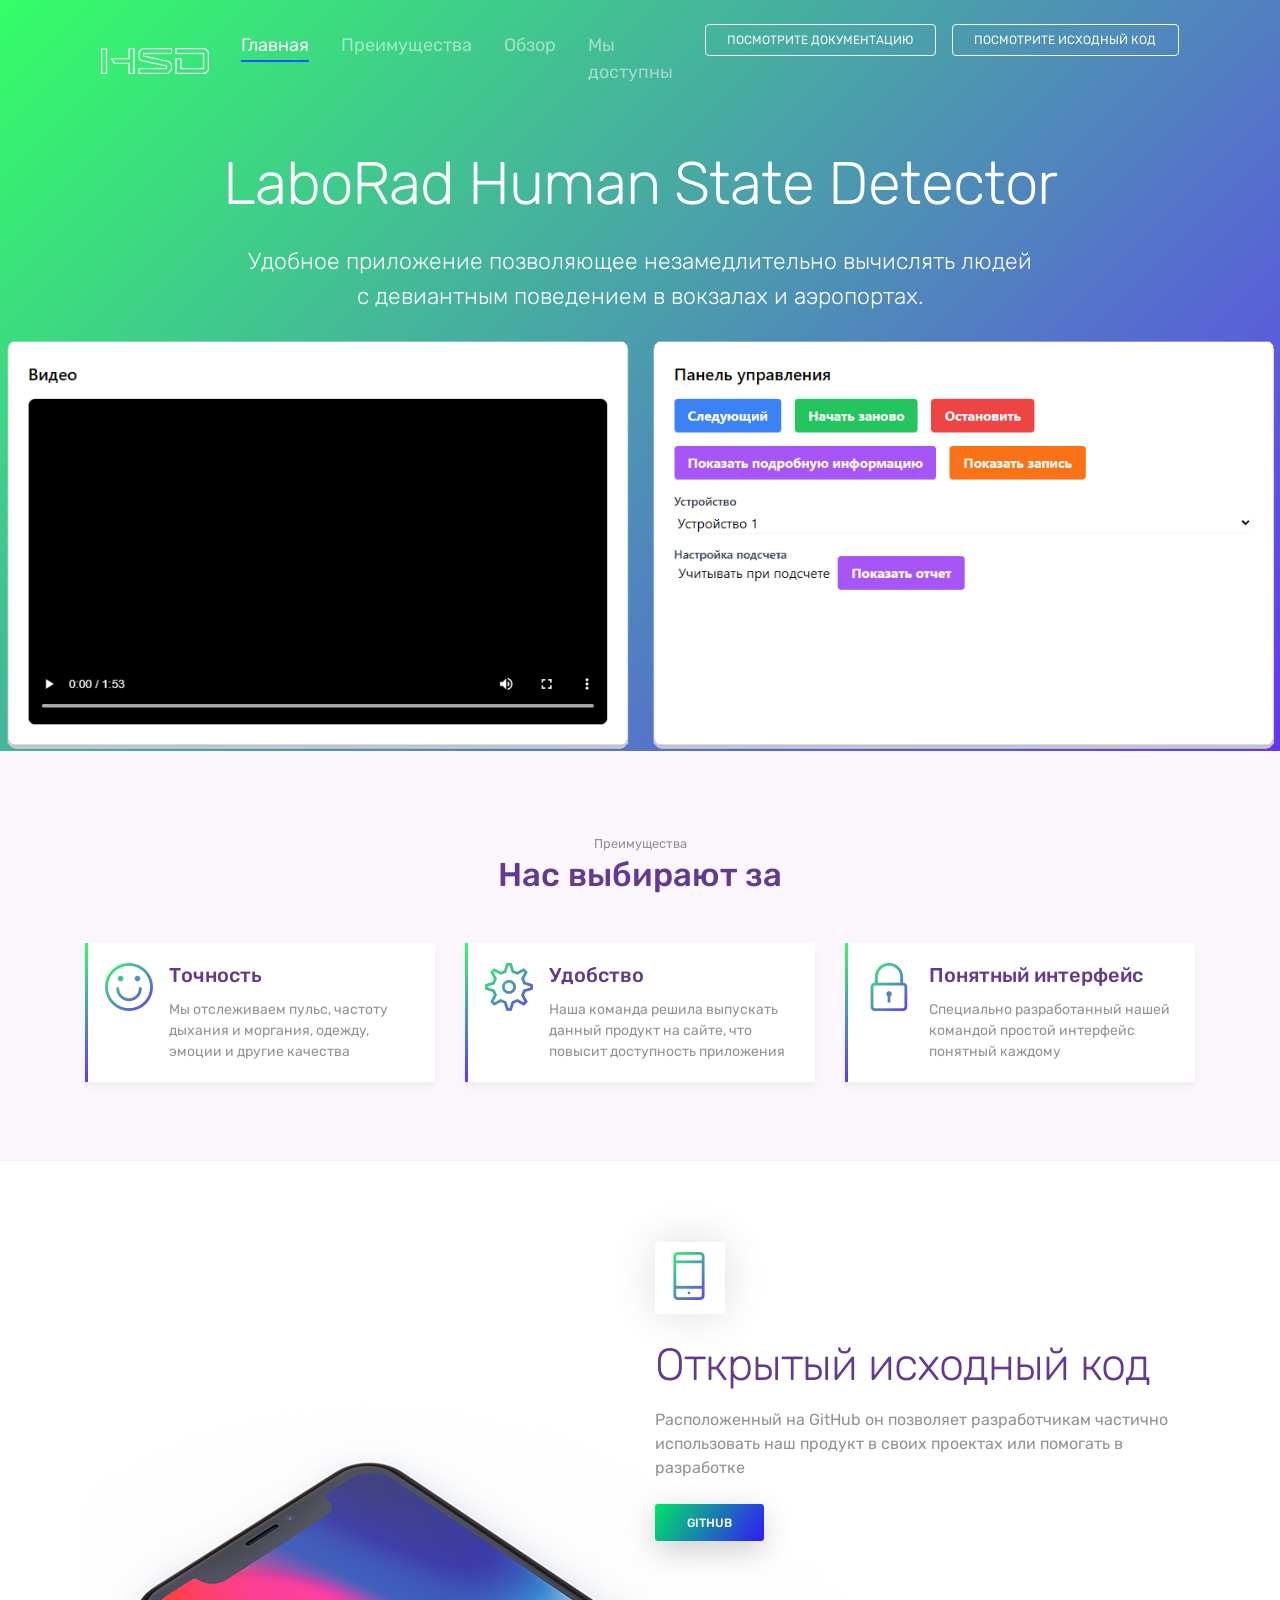
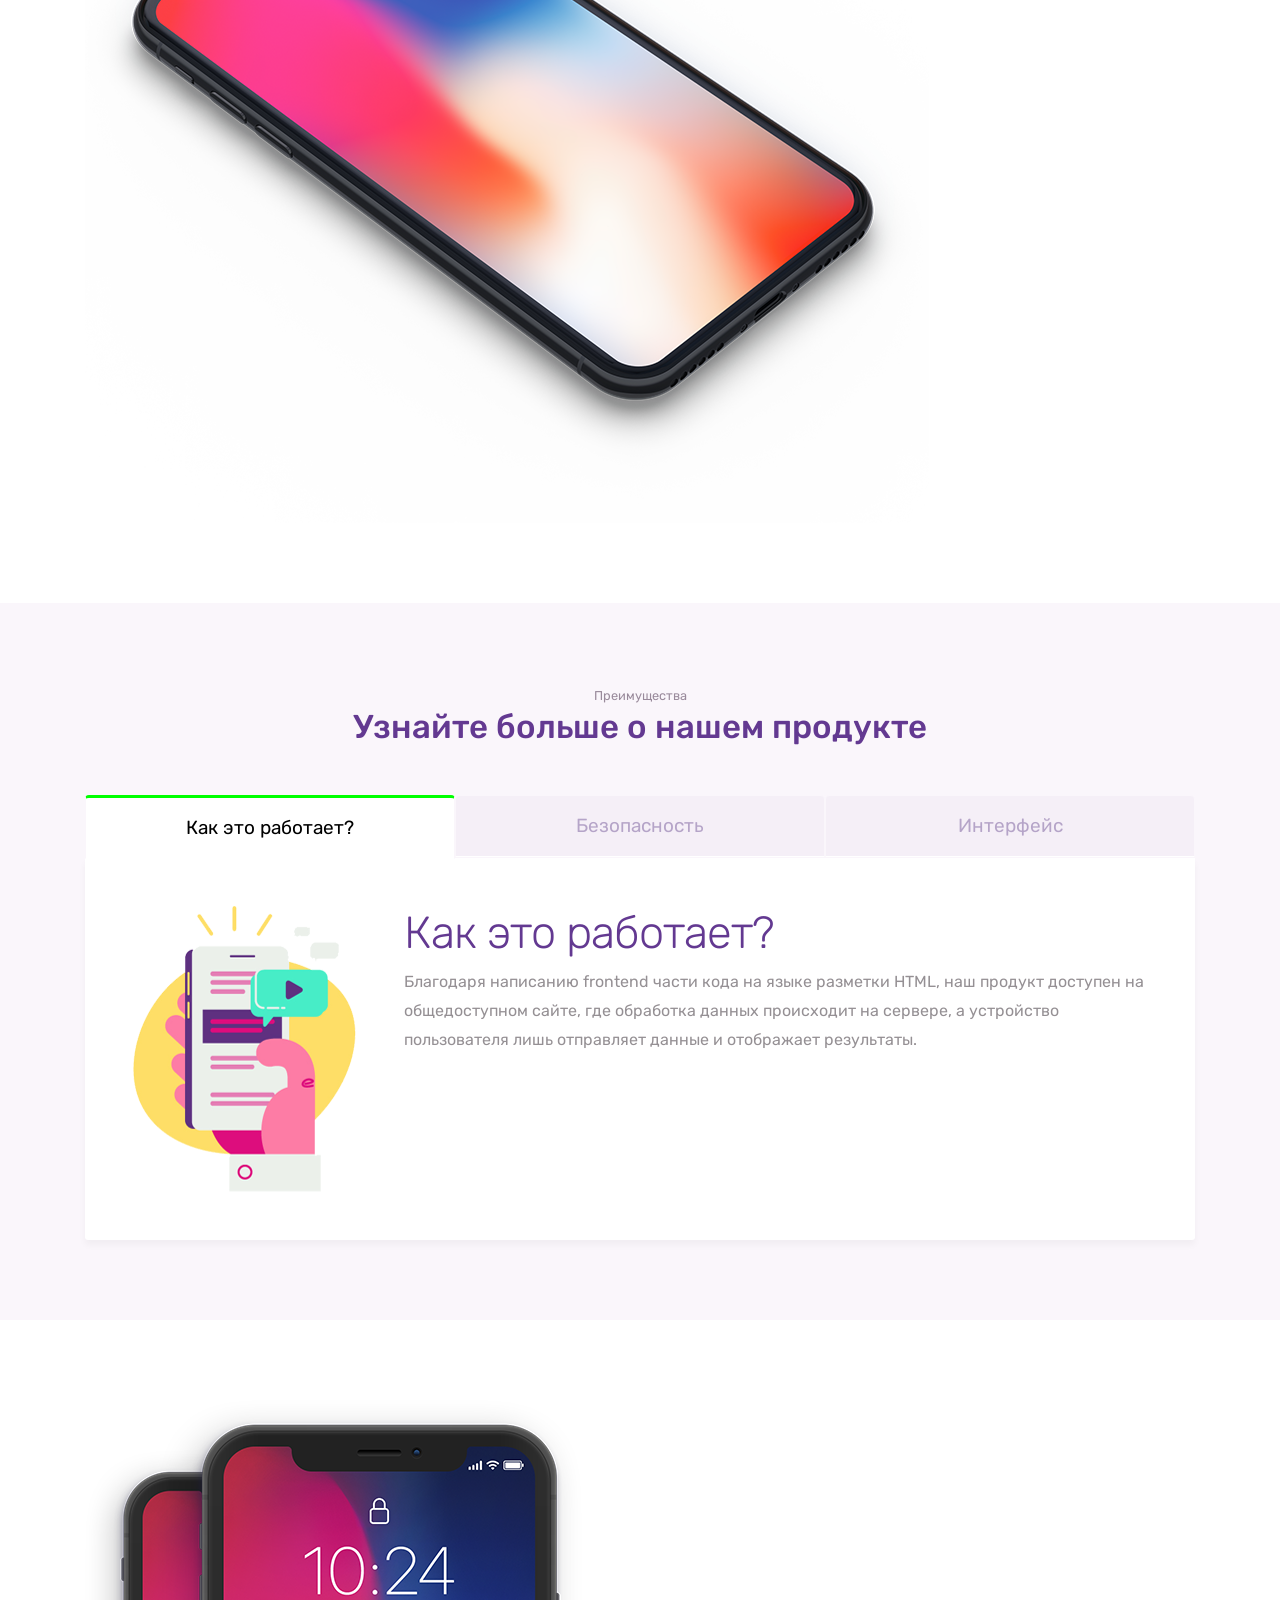
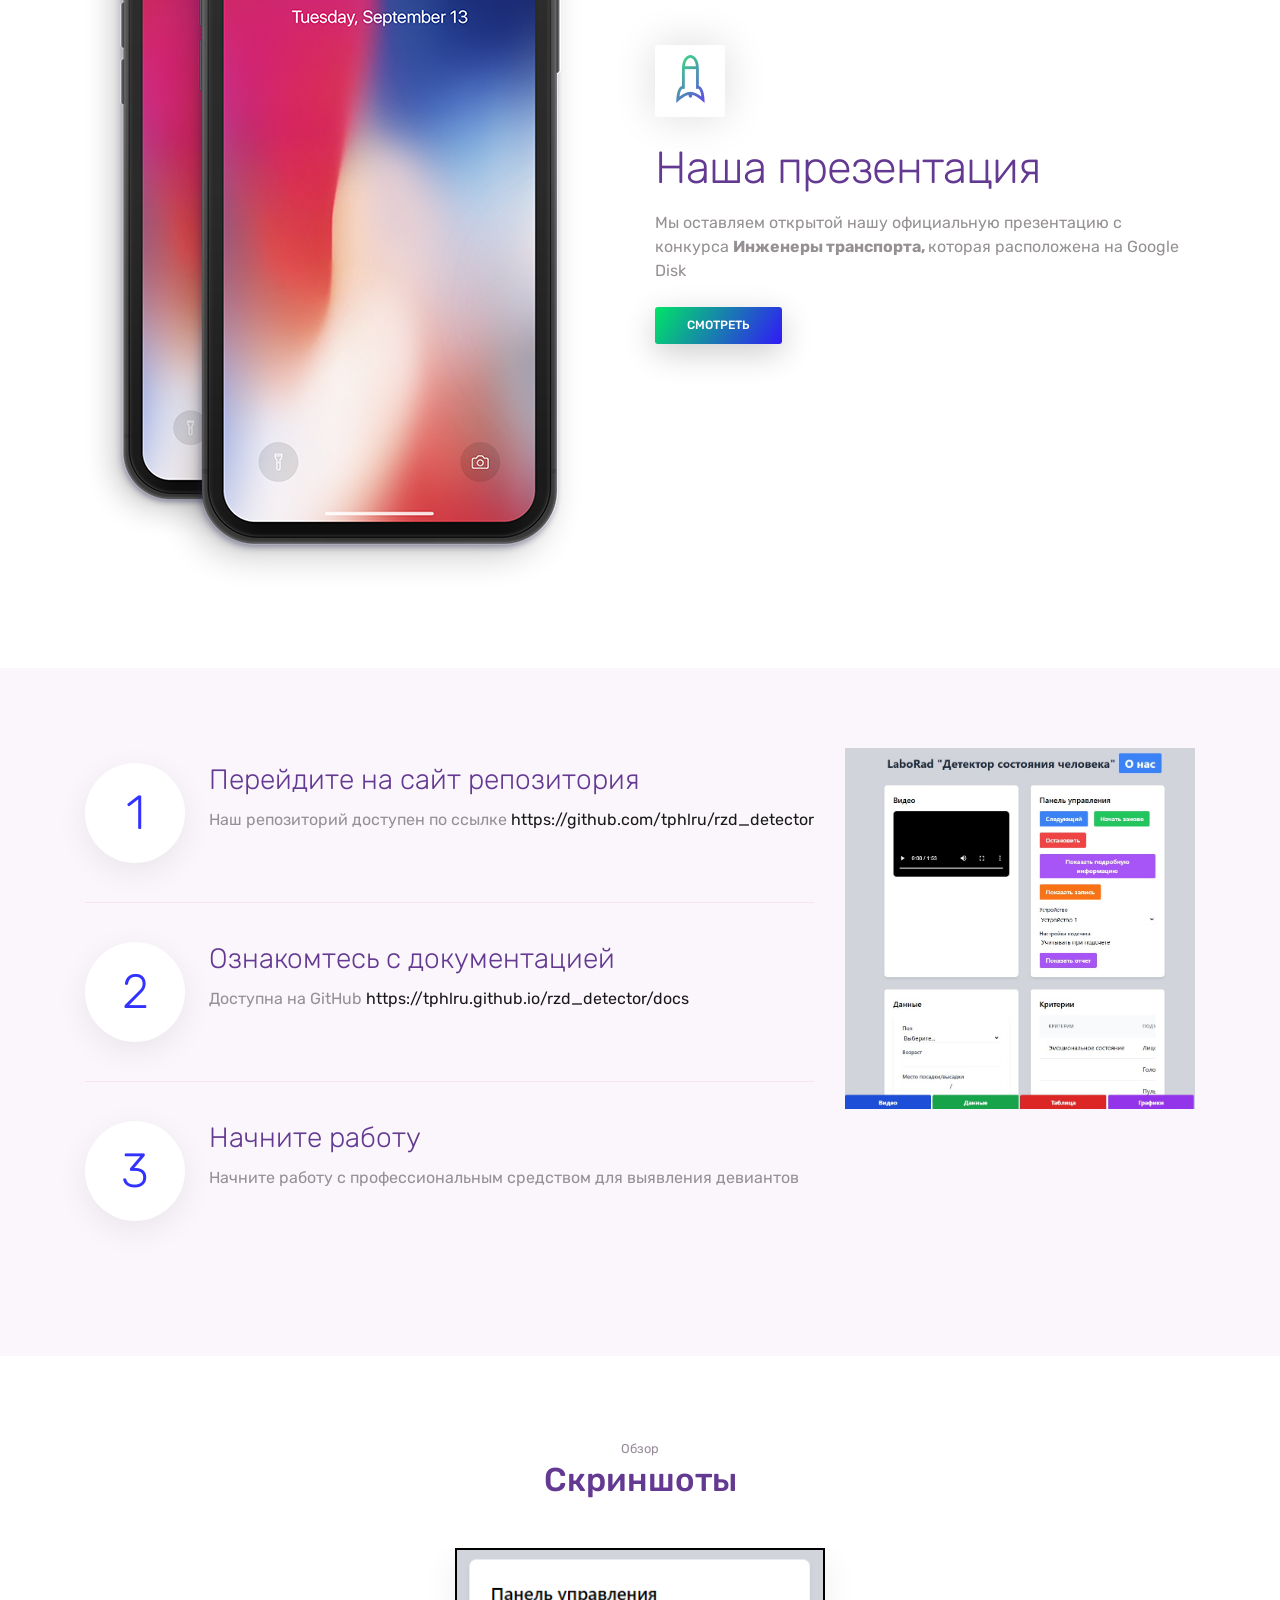
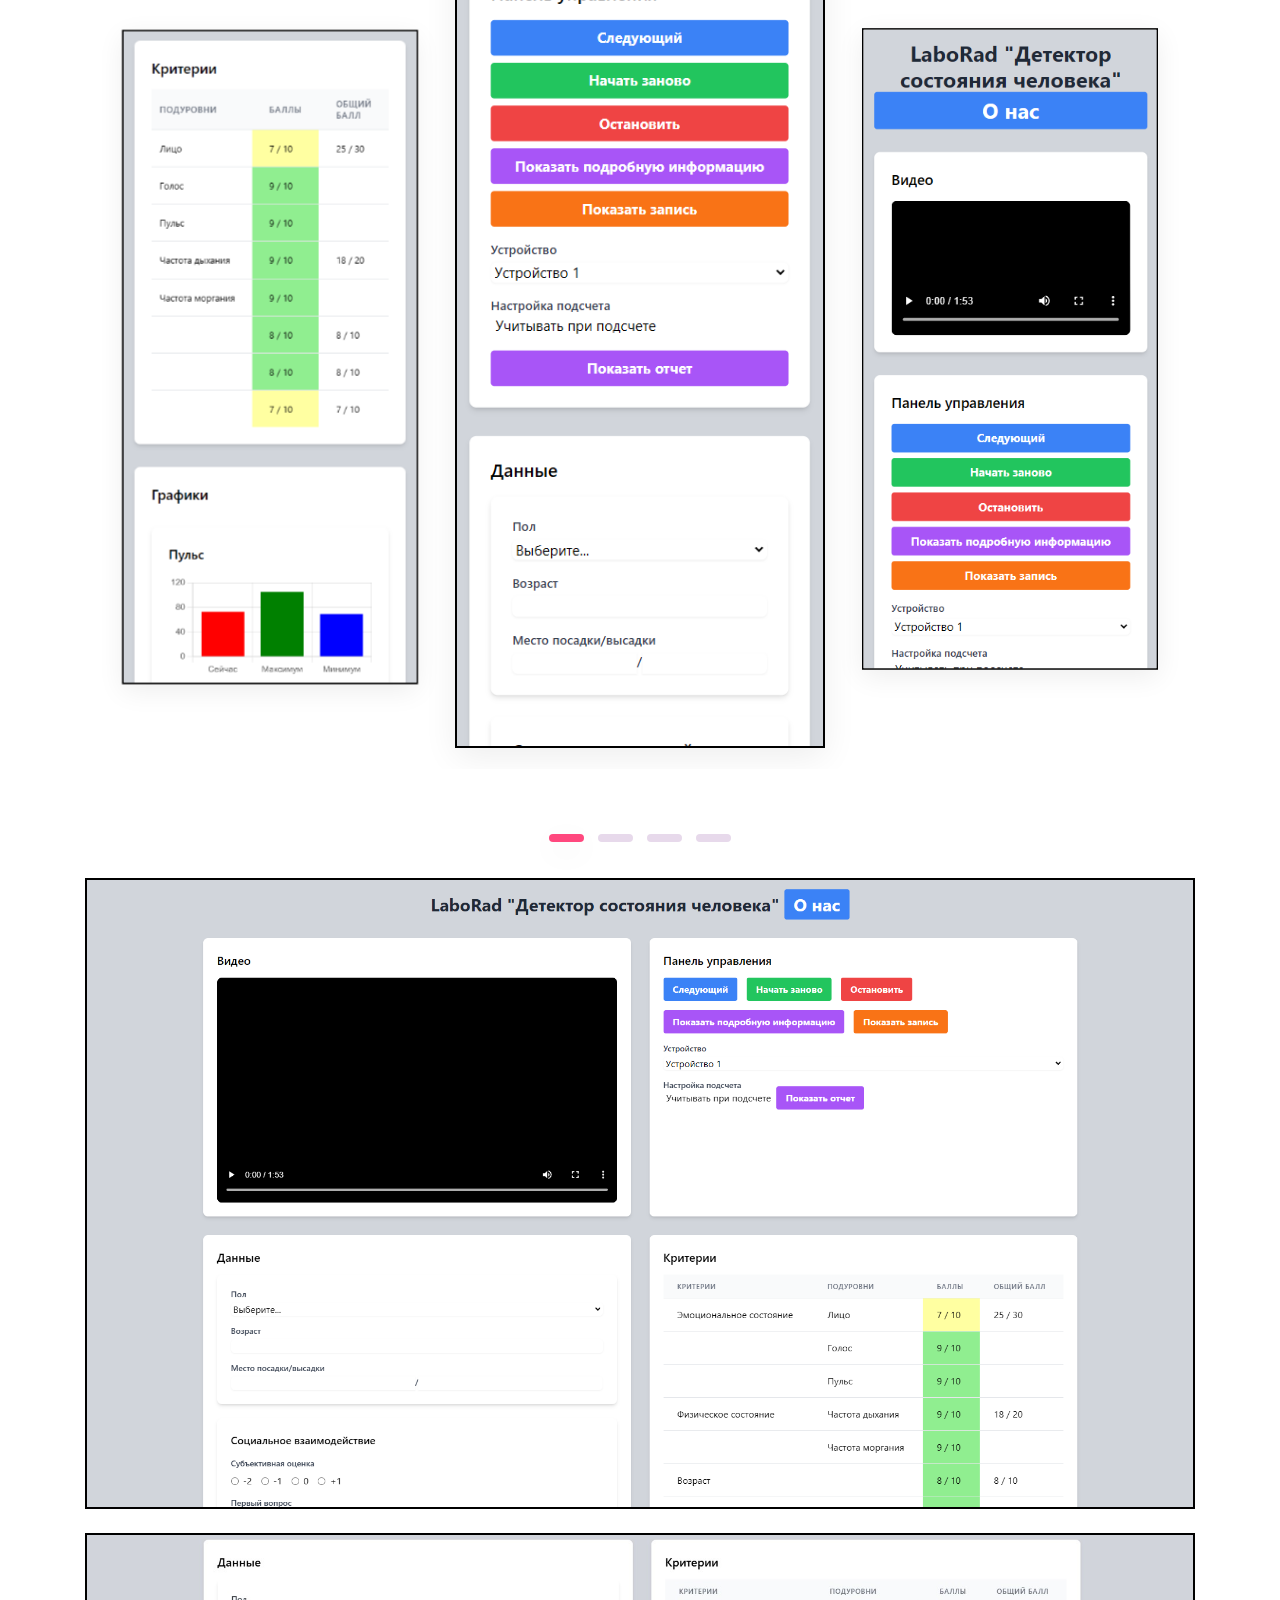
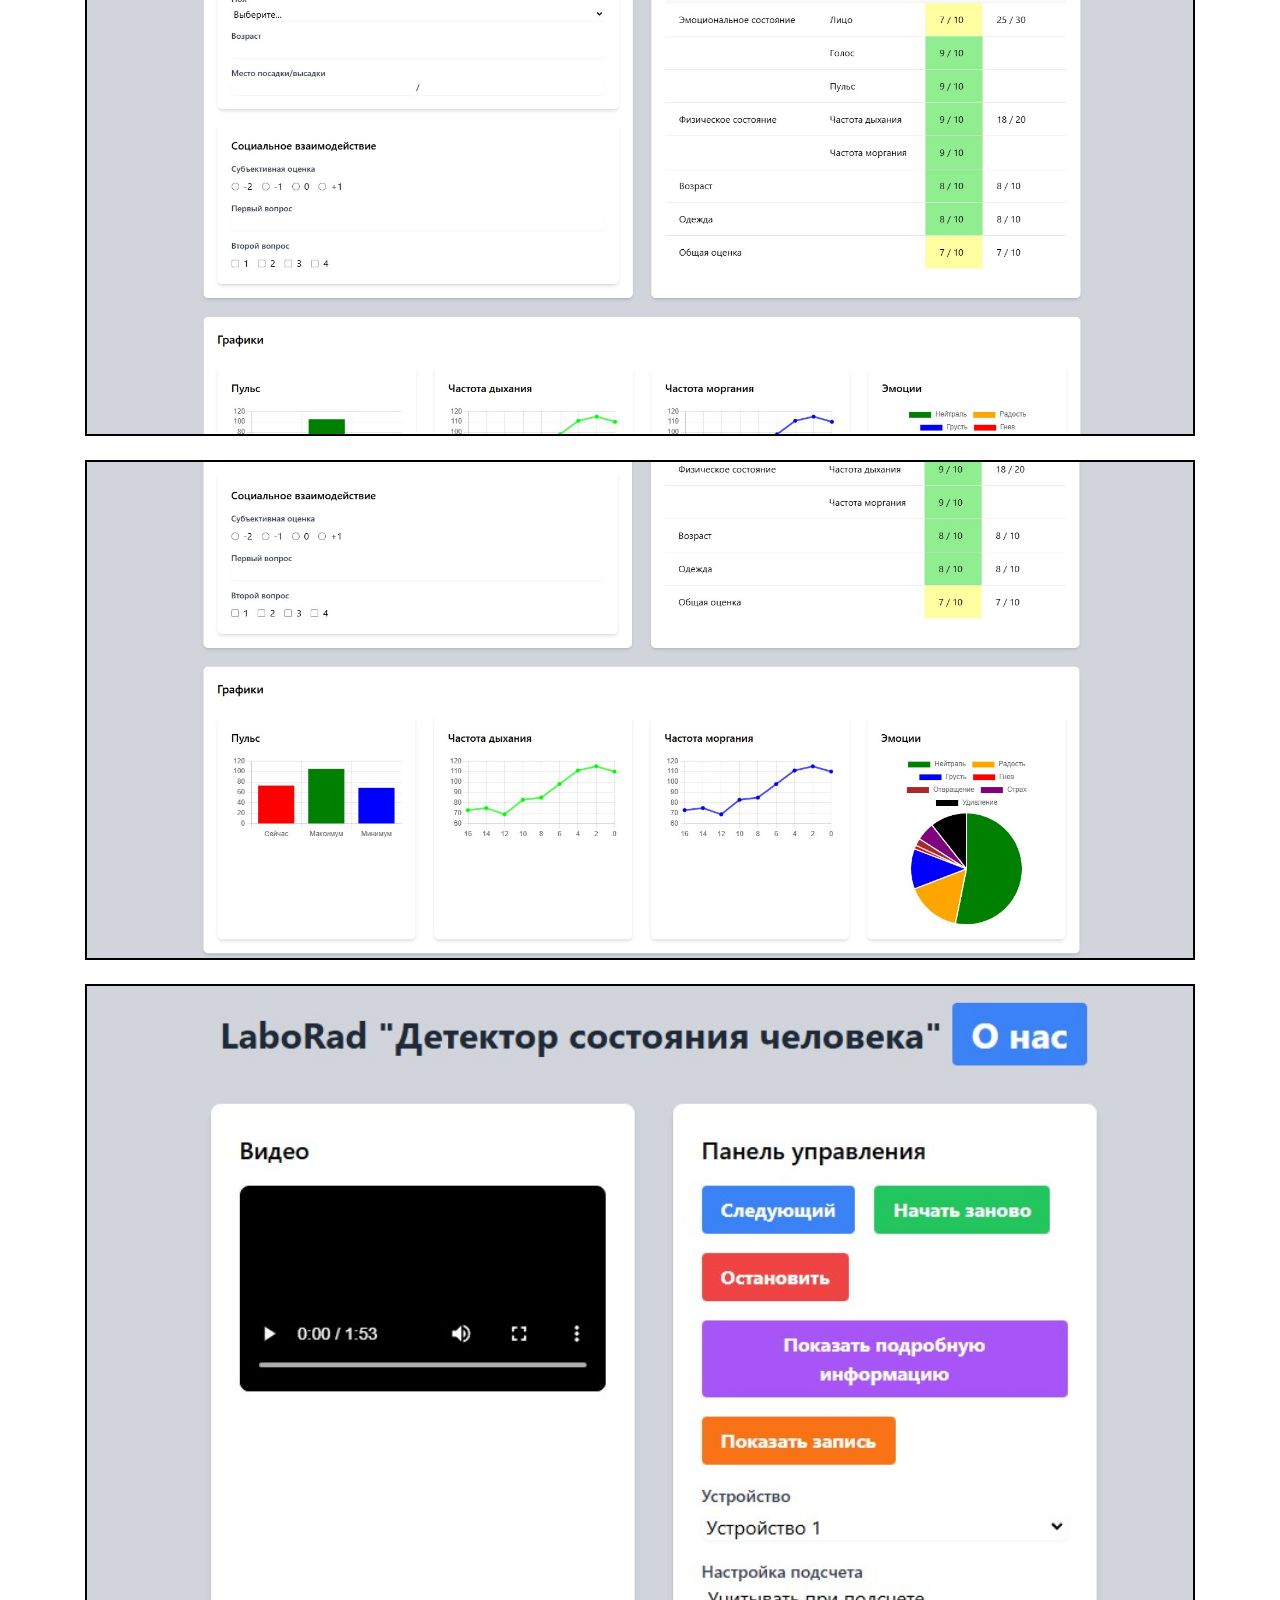
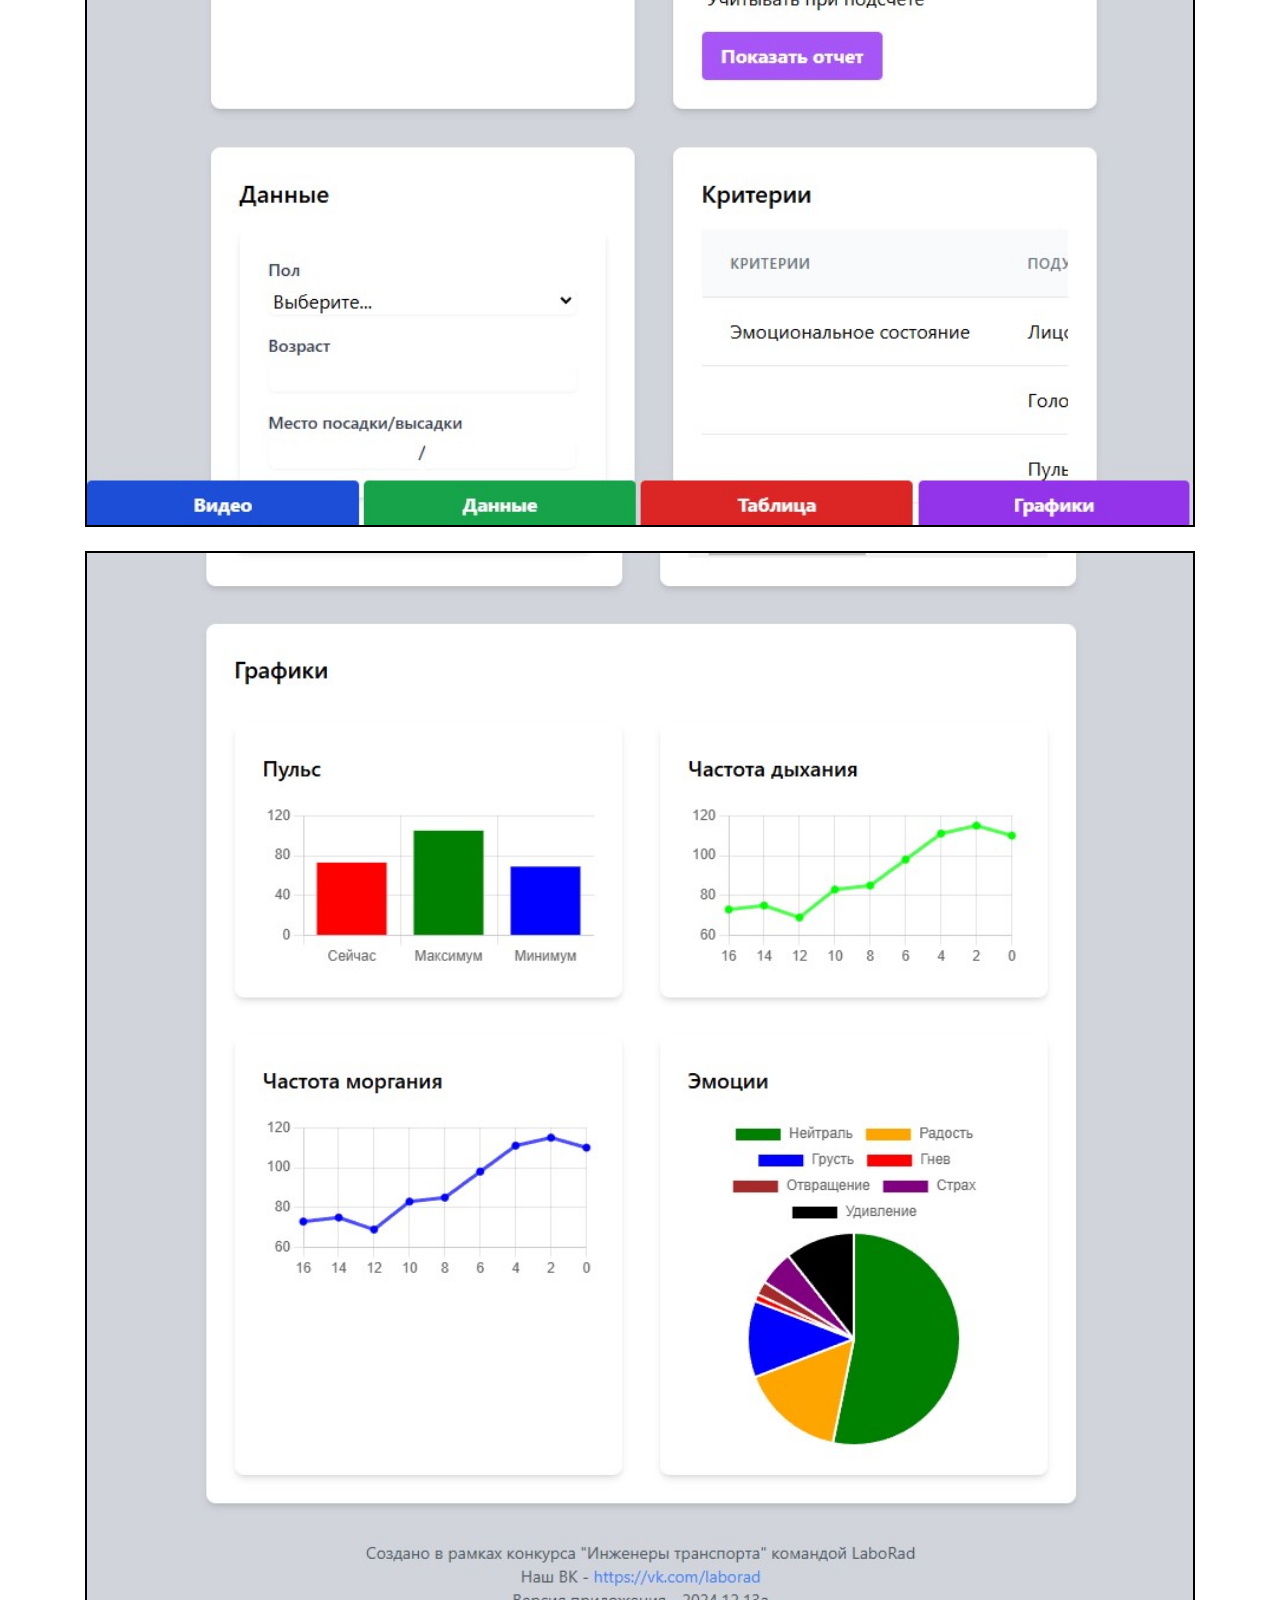
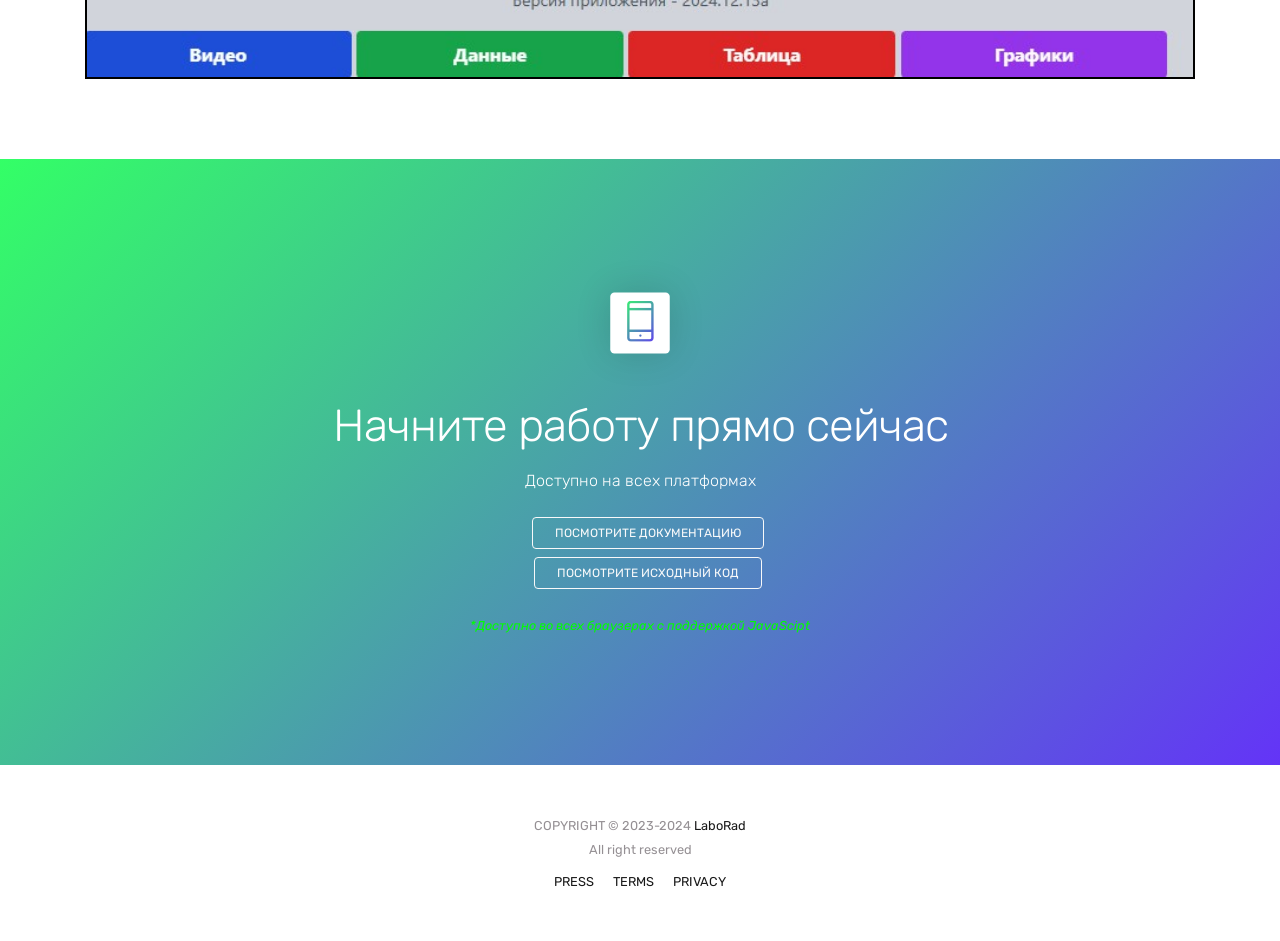
<file: rzd_detector/index.html>
<!DOCTYPE html>
<html lang="ru">
    <head>
        <title>
            LaboRad HSD
        </title>
        <!-- Required meta tags -->
        <meta charset="utf-8">
            <meta content="width=device-width, initial-scale=1, shrink-to-fit=no" name="viewport">
                <meta content="LaboRad HSD - мощное средство для борьбы с девиантами" name="description">
                    <meta content="HTML5, bootstrap, mobile, app, landing, ios, android, responsive" name="keywords">
                        <!-- Font -->
                        <link href="//fonts.googleapis.com" rel="dns-prefetch">
                            <link href="https://fonts.googleapis.com/css?family=Rubik:300,400,500" rel="stylesheet">
                                <!-- Bootstrap CSS -->
                                <link href="css/bootstrap.min.css" rel="stylesheet">
                                    <!-- Themify Icons -->
                                    <link href="css/themify-icons.css" rel="stylesheet">
                                        <!-- Owl carousel -->
                                        <link href="css/owl.carousel.min.css" rel="stylesheet">
                                            <!-- Main css -->
                                            <link href="css/style.css" rel="stylesheet">
                                                <link href="images/logo.png" rel="shortcut icon" type="image/png">
                                                </link>
                                            </link>
                                        </link>
                                    </link>
                                </link>
                            </link>
                        </link>
                    </meta>
                </meta>
            </meta>
        </meta>
    </head>
    <body data-offset="30" data-spy="scroll" data-target="#navbar">
        <!-- Nav Menu -->
        <div class="nav-menu fixed-top">
            <div class="container">
                <div class="row">
                    <div class="col-md-12">
                        <nav class="navbar navbar-dark navbar-expand-lg">
                            <a class="navbar-brand" href="index.html">
                                <img alt="logo" class="img-fluid" src="images/text2.png" width="150"/>
                            </a>
                            <button aria-controls="navbar" aria-expanded="false" aria-label="Toggle navigation" class="navbar-toggler" data-target="#navbar" data-toggle="collapse" type="button">
                                <span class="navbar-toggler-icon">
                                </span>
                            </button>
                            <div class="collapse navbar-collapse" id="navbar">
                                <ul class="navbar-nav ml-auto">
                                    <li class="nav-item">
                                        <a class="nav-link active" href="#home">
                                            Главная
                                            <span class="sr-only">
                                                (current)
                                            </span>
                                        </a>
                                    </li>
                                    <li class="nav-item">
                                        <a class="nav-link" href="#features">
                                            Преимущества
                                        </a>
                                    </li>
                                    <li class="nav-item">
                                        <a class="nav-link" href="#gallery">
                                            Обзор
                                        </a>
                                    </li>
                                    <li class="nav-item">
                                        <a class="nav-link" href="#contact">
                                            Мы доступны
                                        </a>
                                    </li>
                                    <li class="nav-item">
                                        <a class="btn btn-outline-light my-3 my-sm-0 ml-lg-3" href="https://tphlru.github.io/rzd_detector/docs">
                                            Посмотрите документацию
                                        </a>
                                    </li>
                                    <li class="nav-item">
                                        <a class="btn btn-outline-light my-3 my-sm-0 ml-lg-3" href="https://github.com/tphlru/rzd_detector">
                                            посмотрите исходный код
                                        </a>
                                    </li>
                                </ul>
                            </div>
                        </nav>
                    </div>
                </div>
            </div>
        </div>
        <header class="bg-gradient" id="home">
            <div class="container mt-5">
                <h1>
                    LaboRad Human State Detector
                </h1>
                <p class="tagline">
                    Удобное приложение позволяющее незамедлительно вычислять людей с девиантным поведением в вокзалах и аэропортах.
                </p>
            </div>
            <div class="img-holder mt-3">
                <img alt="phone" class="img-fluid" src="images/screenshots/screenshot_main.png"/>
            </div>
        </header>
        <div class="section light-bg" id="features">
            <div class="container">
                <div class="section-title">
                    <small>
                        Преимущества
                    </small>
                    <h3>
                        Нас выбирают за
                    </h3>
                </div>
                <div class="row">
                    <div class="col-12 col-lg-4">
                        <div class="card features">
                            <div class="card-body">
                                <div class="media">
                                    <span class="ti-face-smile gradient-fill ti-3x mr-3">
                                    </span>
                                    <div class="media-body">
                                        <h4 class="card-title">
                                            Точность
                                        </h4>
                                        <p class="card-text">
                                            Мы отслеживаем пульс, частоту дыхания и моргания, одежду, эмоции и другие качества
                                        </p>
                                    </div>
                                </div>
                            </div>
                        </div>
                    </div>
                    <div class="col-12 col-lg-4">
                        <div class="card features">
                            <div class="card-body">
                                <div class="media">
                                    <span class="ti-settings gradient-fill ti-3x mr-3">
                                    </span>
                                    <div class="media-body">
                                        <h4 class="card-title">
                                            Удобство
                                        </h4>
                                        <p class="card-text">
                                            Наша команда решила выпускать данный продукт на сайте, что повысит доступность приложения
                                        </p>
                                    </div>
                                </div>
                            </div>
                        </div>
                    </div>
                    <div class="col-12 col-lg-4">
                        <div class="card features">
                            <div class="card-body">
                                <div class="media">
                                    <span class="ti-lock gradient-fill ti-3x mr-3">
                                    </span>
                                    <div class="media-body">
                                        <h4 class="card-title">
                                            Понятный интерфейс
                                        </h4>
                                        <p class="card-text">
                                            Специально разработанный нашей командой простой интерфейс понятный каждому
                                        </p>
                                    </div>
                                </div>
                            </div>
                        </div>
                    </div>
                </div>
            </div>
        </div>
        <!-- // end .section -->
        <div class="section">
            <div class="container">
                <div class="row">
                    <div class="col-lg-6 offset-lg-6">
                        <div class="box-icon">
                            <span class="ti-mobile gradient-fill ti-3x">
                            </span>
                        </div>
                        <h2>
                            Открытый исходный код
                        </h2>
                        <p class="mb-4">
                            Расположенный на GitHub он позволяет разработчикам частично использовать наш продукт в своих проектах или помогать в разработке
                        </p>
                        <a class="btn btn-primary" href="https://github.com/tphlru/rzd_detector">
                            GitHub
                        </a>
                    </div>
                </div>
                <div class="perspective-phone">
                    <img alt="perspective phone" class="img-fluid" src="images/perspective.png">
                    </img>
                </div>
            </div>
        </div>
        <!-- // end .section -->
        <div class="section light-bg">
            <div class="container">
                <div class="section-title">
                    <small>
                        Преимущества
                    </small>
                    <h3>
                        Узнайте больше о нашем продукте
                    </h3>
                </div>
                <ul class="nav nav-tabs nav-justified" role="tablist">
                    <li class="nav-item">
                        <a class="nav-link active" data-toggle="tab" href="#communication">
                            Как это работает?
                        </a>
                    </li>
                    <li class="nav-item">
                        <a class="nav-link" data-toggle="tab" href="#schedule">
                            Безопасность
                        </a>
                    </li>
                    <li class="nav-item">
                        <a class="nav-link" data-toggle="tab" href="#messages">
                            Интерфейс
                        </a>
                    </li>
                </ul>
                <div class="tab-content">
                    <div class="tab-pane fade show active" id="communication">
                        <div class="d-flex flex-column flex-lg-row">
                            <img alt="graphic" class="img-fluid rounded align-self-start mr-lg-5 mb-5 mb-lg-0" src="images/graphic.png">
                                <div>
                                    <h2>
                                        Как это работает?
                                    </h2>
                                    <p>
                                        Благодаря написанию frontend части кода на языке разметки HTML, наш продукт доступен на общедоступном сайте, где обработка данных происходит на сервере, а устройство пользователя лишь отправляет данные и отображает результаты.
                                    </p>
                                </div>
                            </img>
                        </div>
                    </div>
                    <div class="tab-pane fade" id="schedule">
                        <div class="d-flex flex-column flex-lg-row">
                            <div>
                                <h2>
                                    Безопасность
                                </h2>
                                <p>
                                    LaboRad гарантирует не использовать биометрические, физические и любые другие данные пользователей для их распространения или передачи третьим лицам. Мы оставляем за собой право использовать данные пользователей
                                    <b>
                                        только
                                    </b>
                                    для улучшения работы этого приложения и обучения своих нейросетей.
                                </p>
                            </div>
                            <img alt="graphic" class="img-fluid rounded align-self-start mr-lg-5 mb-5 mb-lg-0" src="images/graphic.png">
                            </img>
                        </div>
                    </div>
                    <div class="tab-pane fade" id="messages">
                        <div class="d-flex flex-column flex-lg-row">
                            <img alt="graphic" class="img-fluid rounded align-self-start mr-lg-5 mb-5 mb-lg-0" src="images/graphic.png">
                                <div>
                                    <h2>
                                        Интерфейс
                                    </h2>
                                    <p>
                                        Специально разработанный для максимально легкого и удобного использования. Разработаны несколько версий для разных устройств.
                                    </p>
                                    <p>
                                        <b>
                                            Десктопные устройства.
                                        </b>
                                        Стандартный удобный интерфейс
                                    </p>
                                    <p>
                                        <b>
                                            Мобильные устройства.
                                        </b>
                                        Отличительной особенностью является вертикальное использование и липкое меню снизу для быстрого перемещения
                                    </p>
                                    <p>
                                        <b>
                                            Планшеты
                                        </b>
                                        (только в горизонтальном режиме). Отличаются быстрым доступом ко всем функциям и оптимизированным для них интерфейсом
                                    </p>
                                    <p>
                                        Для выбора устройства предусмотрена главная страница с выбором устройства и переходе в документацию и репозиторий при необходимости
                                    </p>
                                </div>
                            </img>
                        </div>
                    </div>
                </div>
            </div>
        </div>
        <!-- // end .section -->
        <div class="section">
            <div class="container">
                <div class="row">
                    <div class="col-md-6">
                        <img alt="dual phone" class="img-fluid" src="images/dualphone.png">
                        </img>
                    </div>
                    <div class="col-md-6 d-flex align-items-center">
                        <div>
                            <div class="box-icon">
                                <span class="ti-rocket gradient-fill ti-3x">
                                </span>
                            </div>
                            <h2>
                                Наша презентация
                            </h2>
                            <p class="mb-4">
                                Мы оставляем открытой нашу официальную презентацию с конкурса
                                <b>
                                    Инженеры транспорта,
                                </b>
                                которая расположена на Google Disk
                            </p>
                            <a class="btn btn-primary" href="https://drive.google.com/drive/folders/1Zgz0nRbbU0j5zZkcT1N02RGu3jXqhy7j?usp=sharing">
                                Смотреть
                            </a>
                        </div>
                    </div>
                </div>
            </div>
        </div>
        <!-- // end .section -->
        <div class="section light-bg">
            <div class="container">
                <div class="row">
                    <div class="col-md-8 d-flex align-items-center">
                        <ul class="list-unstyled ui-steps">
                            <li class="media">
                                <div class="circle-icon mr-4">
                                    1
                                </div>
                                <div class="media-body">
                                    <h5>
                                        Перейдите на сайт репозитория
                                    </h5>
                                    <p>
                                        <!-- Наш сайт доступен по ссылке
                                        <a href="http://tphl.duckdns.org/">
                                            http://tphl.duckdns.org
                                        </a> -->
                                        Наш репозиторий доступен по ссылке
                                        <a href="https://github.com/tphlru/rzd_detector">
                                            https://github.com/tphlru/rzd_detector
                                        </a>
                                    </p>
                                </div>
                            </li>
                            <li class="media my-4">
                                <div class="circle-icon mr-4">
                                    2
                                </div>
                                <div class="media-body">
                                    <h5>
                                        Ознакомтесь с документацией
                                    </h5>
                                    <p>
                                        Доступна на GitHub
                                        <a href="https://tphlru.github.io/rzd_detector/docs">
                                            https://tphlru.github.io/rzd_detector/docs
                                        </a>
                                    </p>
                                </div>
                            </li>
                            <li class="media">
                                <div class="circle-icon mr-4">
                                    3
                                </div>
                                <div class="media-body">
                                    <h5>
                                        Начните работу
                                    </h5>
                                    <p>
                                        Начните работу с профессиональным средством для выявления девиантов
                                    </p>
                                </div>
                            </li>
                        </ul>
                    </div>
                    <div class="col-md-4">
                        <img alt="iphone" class="img-fluid" src="images/screenshots/screenshotMobile5.jpg">
                        </img>
                    </div>
                </div>
            </div>
        </div>
        <!-- // end .section -->
        <!-- // end .section -->
        <div class="section" id="gallery">
            <div class="container">
                <div class="section-title">
                    <small>
                        Обзор
                    </small>
                    <h3>
                        Скриншоты
                    </h3>
                </div>
                <div class="img-gallery owl-carousel owl-theme">
                    <img alt="image" style="border: 2px solid black" src="images/screenshots/screenshotMobile1.png">
                        <img alt="image" style="border: 2px solid black" src="images/screenshots/screenshotMobile2.png">
                            <img alt="image" style="border: 2px solid black" src="images/screenshots/screenshotMobile3.png">
                                <img alt="image" style="border: 2px solid black" src="images/screenshots/screenshotMobile4.png">
                                </img>
                            </img>
                        </img>
                    </img>
                </div>
                <div bg="orange" class="bg-orange rounded-lg shadow-md p-6" id="s55" width="1100%">
                    <img alt="image" style="border: 2px solid black" class="mt-4" src="images/screenshots/screenshot_full.png" width="100%"/>
                    <img alt="image" style="border: 2px solid black" class="mt-4" src="images/screenshots/screenshot_full3.jpg" width="100%"/>
                    <img alt="image" style="border: 2px solid black" class="mt-4" src="images/screenshots/screenshot_full2.jpg" width="100%"/>
                    <img alt="image" style="border: 2px solid black" class="mt-4" src="images/screenshots/screenshotMobile5.jpg" width="100%"/>
                    <img alt="image" style="border: 2px solid black" class="mt-4" src="images/screenshots/screenshotMobile6.jpg" width="100%"/>
                </div>
            </div>
        </div>
        <!-- // end .section -->
        <!-- // end .section -->
        <!-- <div class="section pt-0">
            <div class="container">
                <div class="section-title mt-4">
                    <small>
                        Вопросы
                    </small>
                    <h3>
                        Частые вопросы
                    </h3>
                </div>
                <div class="row pt-4">
                    <div class="col-md-6">
                        <h4 class="mb-3">
                            Бесплатен ли наш продукт?
                        </h4>
                        <p class="light-font mb-5">
                            Продукт абсолютно бесплатный - можете прямо сейчас начинать. Даже без регистрации
                        </p>
                        <h4 class="mb-3">
                            What payment methods do you accept?
                        </h4>
                        <p class="light-font mb-5">
                            agardamos a vitoria no concurso
                        </p>
                    </div>
                    <div class="col-md-6">
                        <h4 class="mb-3">
                            Can I change my plan later?
                        </h4>
                        <p class="light-font mb-5">
                            agardamos a vitoria no concurso
                        </p>
                        <h4 class="mb-3">
                            Do you have a contract?
                        </h4>
                        <p class="light-font mb-5">
                            agardamos a vitoria no concurso
                        </p>
                    </div>
                </div>
            </div>
        </div> -->
        <!-- // end .section -->
        <div class="section bg-gradient" id="contact">
            <div class="container">
                <div class="call-to-action">
                    <div class="box-icon">
                        <span class="ti-mobile gradient-fill ti-3x">
                        </span>
                    </div>
                    <h2>
                        Начните работу прямо сейчас
                    </h2>
                    <p class="tagline">
                        Доступно на всех платформах
                    </p>
                    <div class="my-4">
                        <div class="nav-item mb-2">
                            <a class="btn btn-outline-light my-3 my-sm-0 ml-lg-3" href="https://tphlru.github.io/rzd_detector/docs">
                                Посмотрите документацию
                            </a>
                        </div>
                        <div class="nav-item">
                            <a class="btn btn-outline-light my-3 my-sm-0 ml-lg-3" href="https://github.com/tphlru/rzd_detector">
                                посмотрите исходный код
                            </a>
                        </div>
                    </div>
                    <p class="text-primary">
                        <small>
                            <i>
                                *Доступно во всех браузерах с поддержкой JavaScipt
                            </i>
                        </small>
                    </p>
                </div>
            </div>
        </div>
        <!-- // end .section -->
        <!-- // end .section -->
        <footer class="my-5 text-center">
            <!-- Copyright removal is not prohibited! -->
            <p class="mb-2">
                <small>
                    COPYRIGHT © 2023-2024
                    <a href="https://vk.com/laborad">
                        LaboRad
                    </a>
                    <br>
                        All right reserved
                    </br>
                </small>
            </p>
            <small>
                <a class="m-2" href="#">
                    PRESS
                </a>
                <a class="m-2" href="#">
                    TERMS
                </a>
                <a class="m-2" href="#">
                    PRIVACY
                </a>
            </small>
        </footer>
        <!-- jQuery and Bootstrap -->
        <script src="js/jquery-3.2.1.min.js">
        </script>
        <script src="js/bootstrap.bundle.min.js">
        </script>
        <!-- Plugins JS -->
        <script src="js/owl.carousel.min.js">
        </script>
        <!-- Custom JS -->
        <script src="js/script.js">
        </script>
    </body>
</html>
</file>
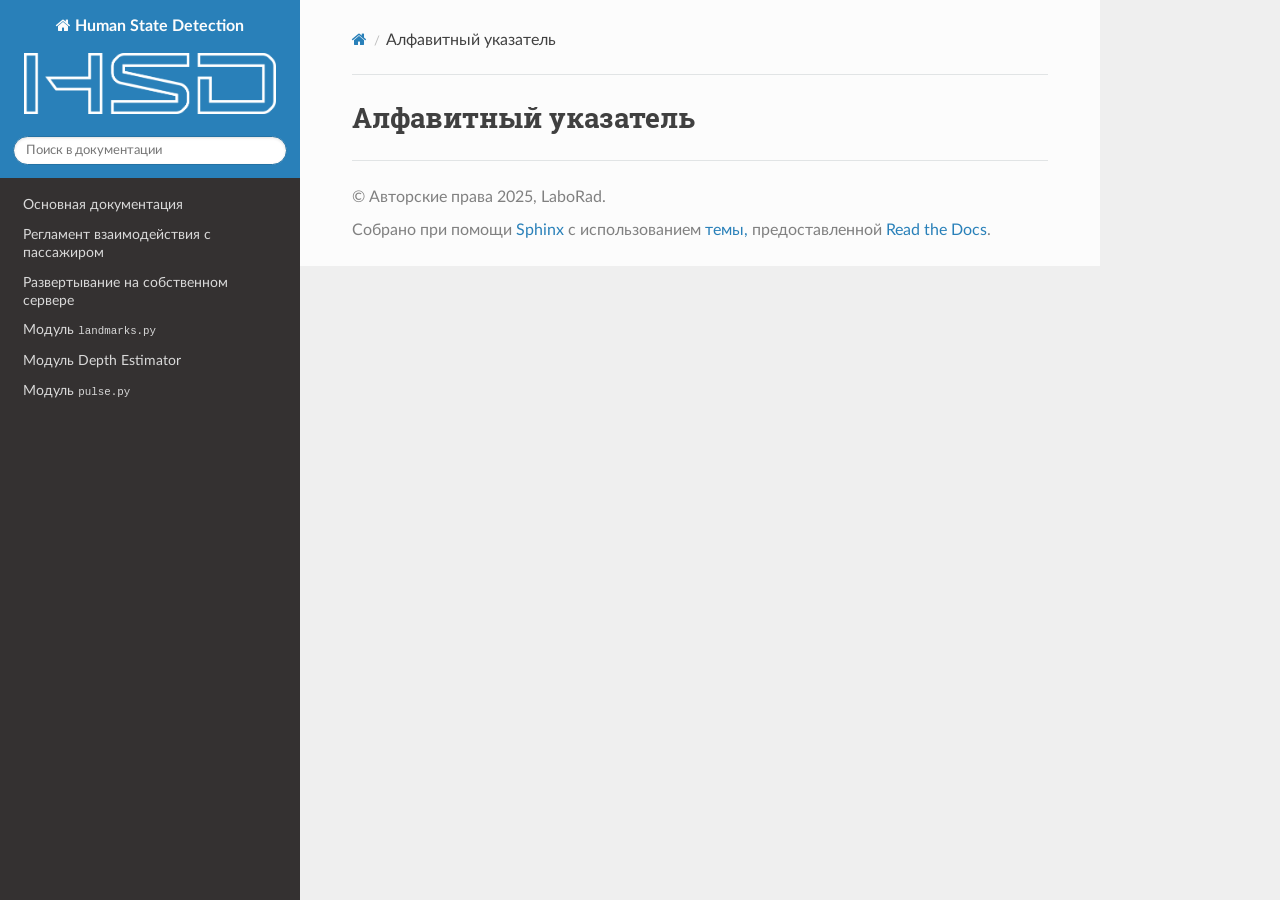
<file: genindex.html>
<!DOCTYPE html>
<html class="writer-html5" lang="ru" data-content_root="./">
<head>
  <meta charset="utf-8" />
  <meta name="viewport" content="width=device-width, initial-scale=1.0" />
  <title>Алфавитный указатель &mdash; документация Human State Detection preview 1.2.1</title>
      <link rel="stylesheet" type="text/css" href="_static/pygments.css?v=b86133f3" />
      <link rel="stylesheet" type="text/css" href="_static/css/theme.css?v=e59714d7" />

  
      <script src="_static/jquery.js?v=5d32c60e"></script>
      <script src="_static/_sphinx_javascript_frameworks_compat.js?v=2cd50e6c"></script>
      <script src="_static/documentation_options.js?v=bc2f3c57"></script>
      <script src="_static/doctools.js?v=9a2dae69"></script>
      <script src="_static/sphinx_highlight.js?v=dc90522c"></script>
      <script src="_static/translations.js?v=9bfe3ffa"></script>
    <script src="_static/js/theme.js"></script>
    <link rel="index" title="Алфавитный указатель" href="#" />
    <link rel="search" title="Поиск" href="search.html" /> 
</head>

<body class="wy-body-for-nav"> 
  <div class="wy-grid-for-nav">
    <nav data-toggle="wy-nav-shift" class="wy-nav-side">
      <div class="wy-side-scroll">
        <div class="wy-side-nav-search" >

          
          
          <a href="index.html" class="icon icon-home">
            Human State Detection
              <img src="_static/text1.png" class="logo" alt="Логотип"/>
          </a>
<div role="search">
  <form id="rtd-search-form" class="wy-form" action="search.html" method="get">
    <input type="text" name="q" placeholder="Поиск в документации" aria-label="Поиск в документации" />
    <input type="hidden" name="check_keywords" value="yes" />
    <input type="hidden" name="area" value="default" />
  </form>
</div>
        </div><div class="wy-menu wy-menu-vertical" data-spy="affix" role="navigation" aria-label="Меню навигации">
              <ul>
<li class="toctree-l1"><a class="reference internal" href="main.html">Основная документация</a></li>
<li class="toctree-l1"><a class="reference internal" href="regulations.html">Регламент взаимодействия с пассажиром</a></li>
<li class="toctree-l1"><a class="reference internal" href="server.html">Развертывание на собственном сервере</a></li>
<li class="toctree-l1"><a class="reference internal" href="moduleLms.html">Модуль <code class="docutils literal notranslate"><span class="pre">landmarks.py</span></code></a></li>
<li class="toctree-l1"><a class="reference internal" href="moduleDE.html">Модуль Depth Estimator</a></li>
<li class="toctree-l1"><a class="reference internal" href="modulePulse.html">Модуль <code class="docutils literal notranslate"><span class="pre">pulse.py</span></code></a></li>
</ul>

        </div>
      </div>
    </nav>

    <section data-toggle="wy-nav-shift" class="wy-nav-content-wrap"><nav class="wy-nav-top" aria-label="Меню навигации для мобильных устройств" >
          <i data-toggle="wy-nav-top" class="fa fa-bars"></i>
          <a href="index.html">Human State Detection</a>
      </nav>

      <div class="wy-nav-content">
        <div class="rst-content">
          <div role="navigation" aria-label="Навигация по страницам">
  <ul class="wy-breadcrumbs">
      <li><a href="index.html" class="icon icon-home" aria-label="Home"></a></li>
      <li class="breadcrumb-item active">Алфавитный указатель</li>
      <li class="wy-breadcrumbs-aside">
      </li>
  </ul>
  <hr/>
</div>
          <div role="main" class="document" itemscope="itemscope" itemtype="http://schema.org/Article">
           <div itemprop="articleBody">
             

<h1 id="index">Алфавитный указатель</h1>

<div class="genindex-jumpbox">
 
</div>


           </div>
          </div>
          <footer>

  <hr/>

  <div role="contentinfo">
    <p>&#169; Авторские права 2025, LaboRad. </p>
  </div>

  Собрано при помощи <a href="https://www.sphinx-doc.org/">Sphinx</a> с использованием
    <a href="https://github.com/readthedocs/sphinx_rtd_theme">темы,</a>
    предоставленной <a href="https://readthedocs.org">Read the Docs</a>.
   

</footer>
        </div>
      </div>
    </section>
  </div>
  <script>
      jQuery(function () {
          SphinxRtdTheme.Navigation.enable(true);
      });
  </script> 

</body>
</html>
</file>
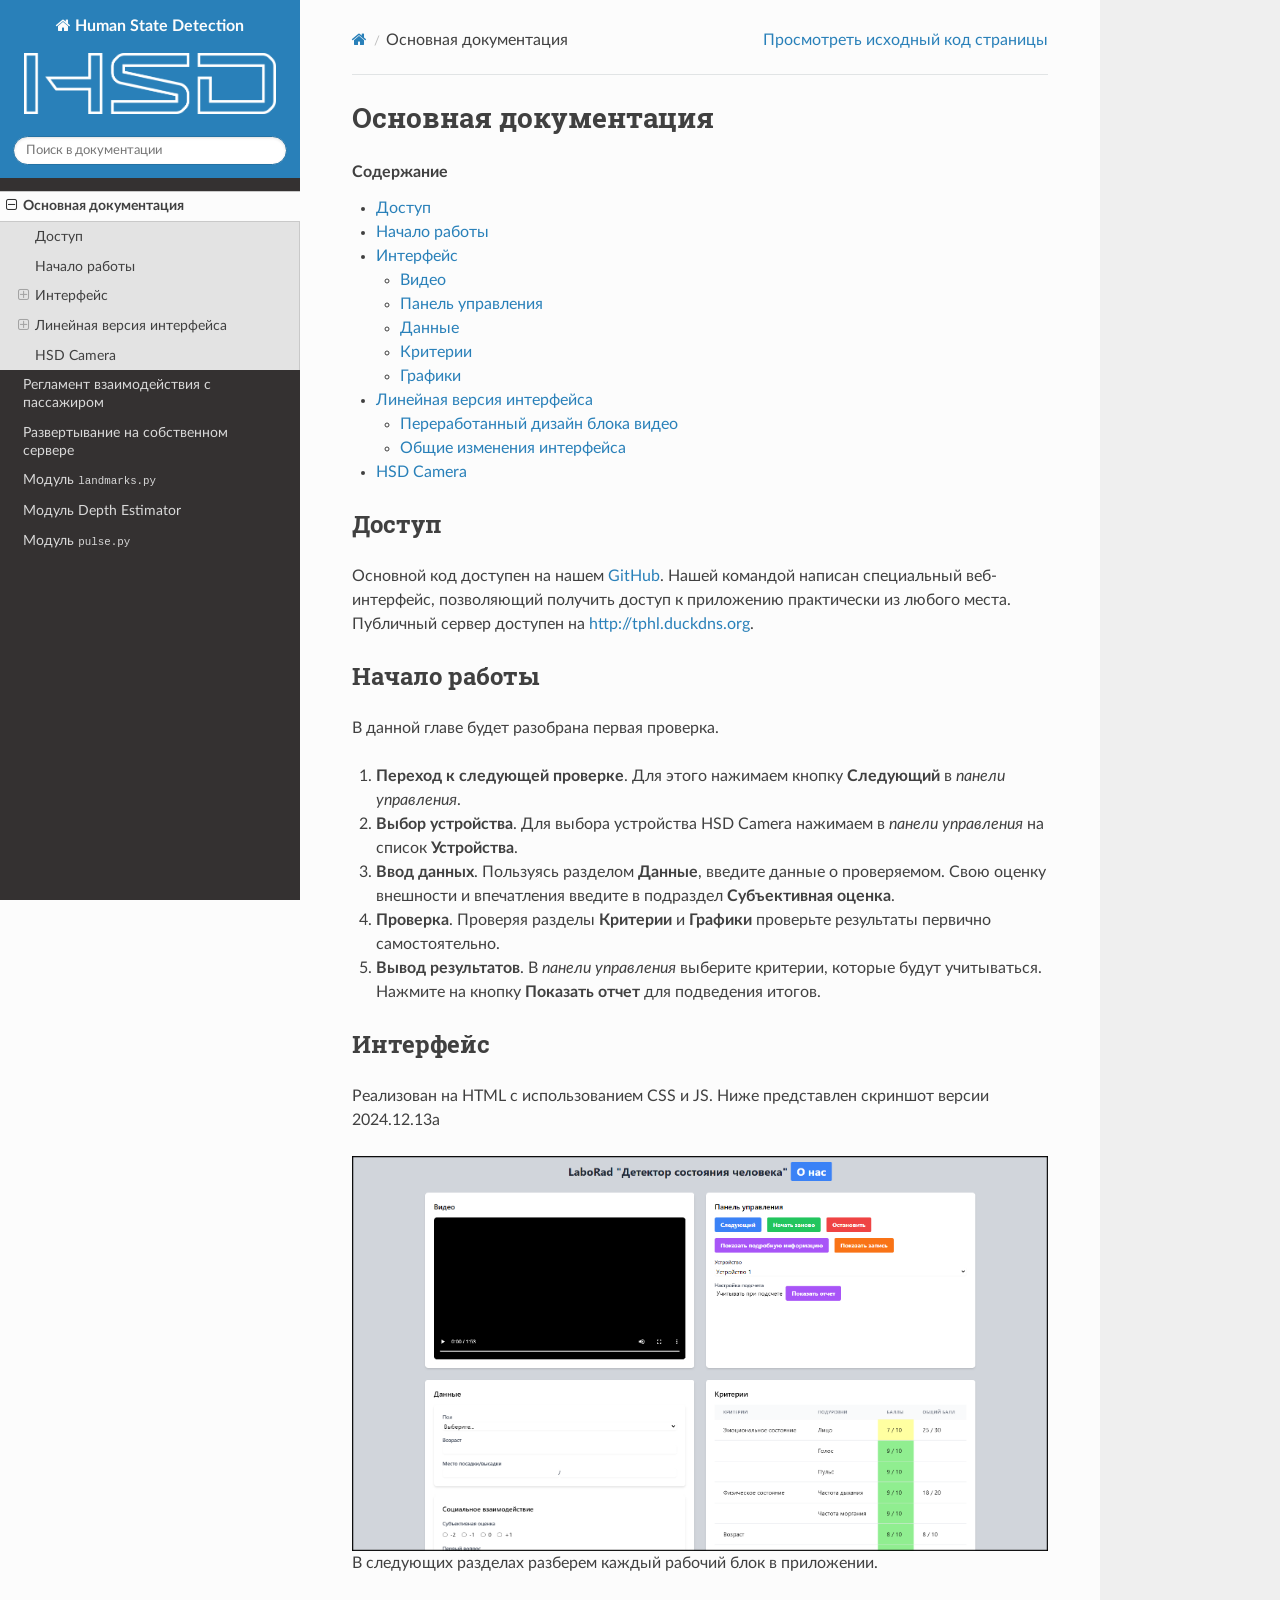
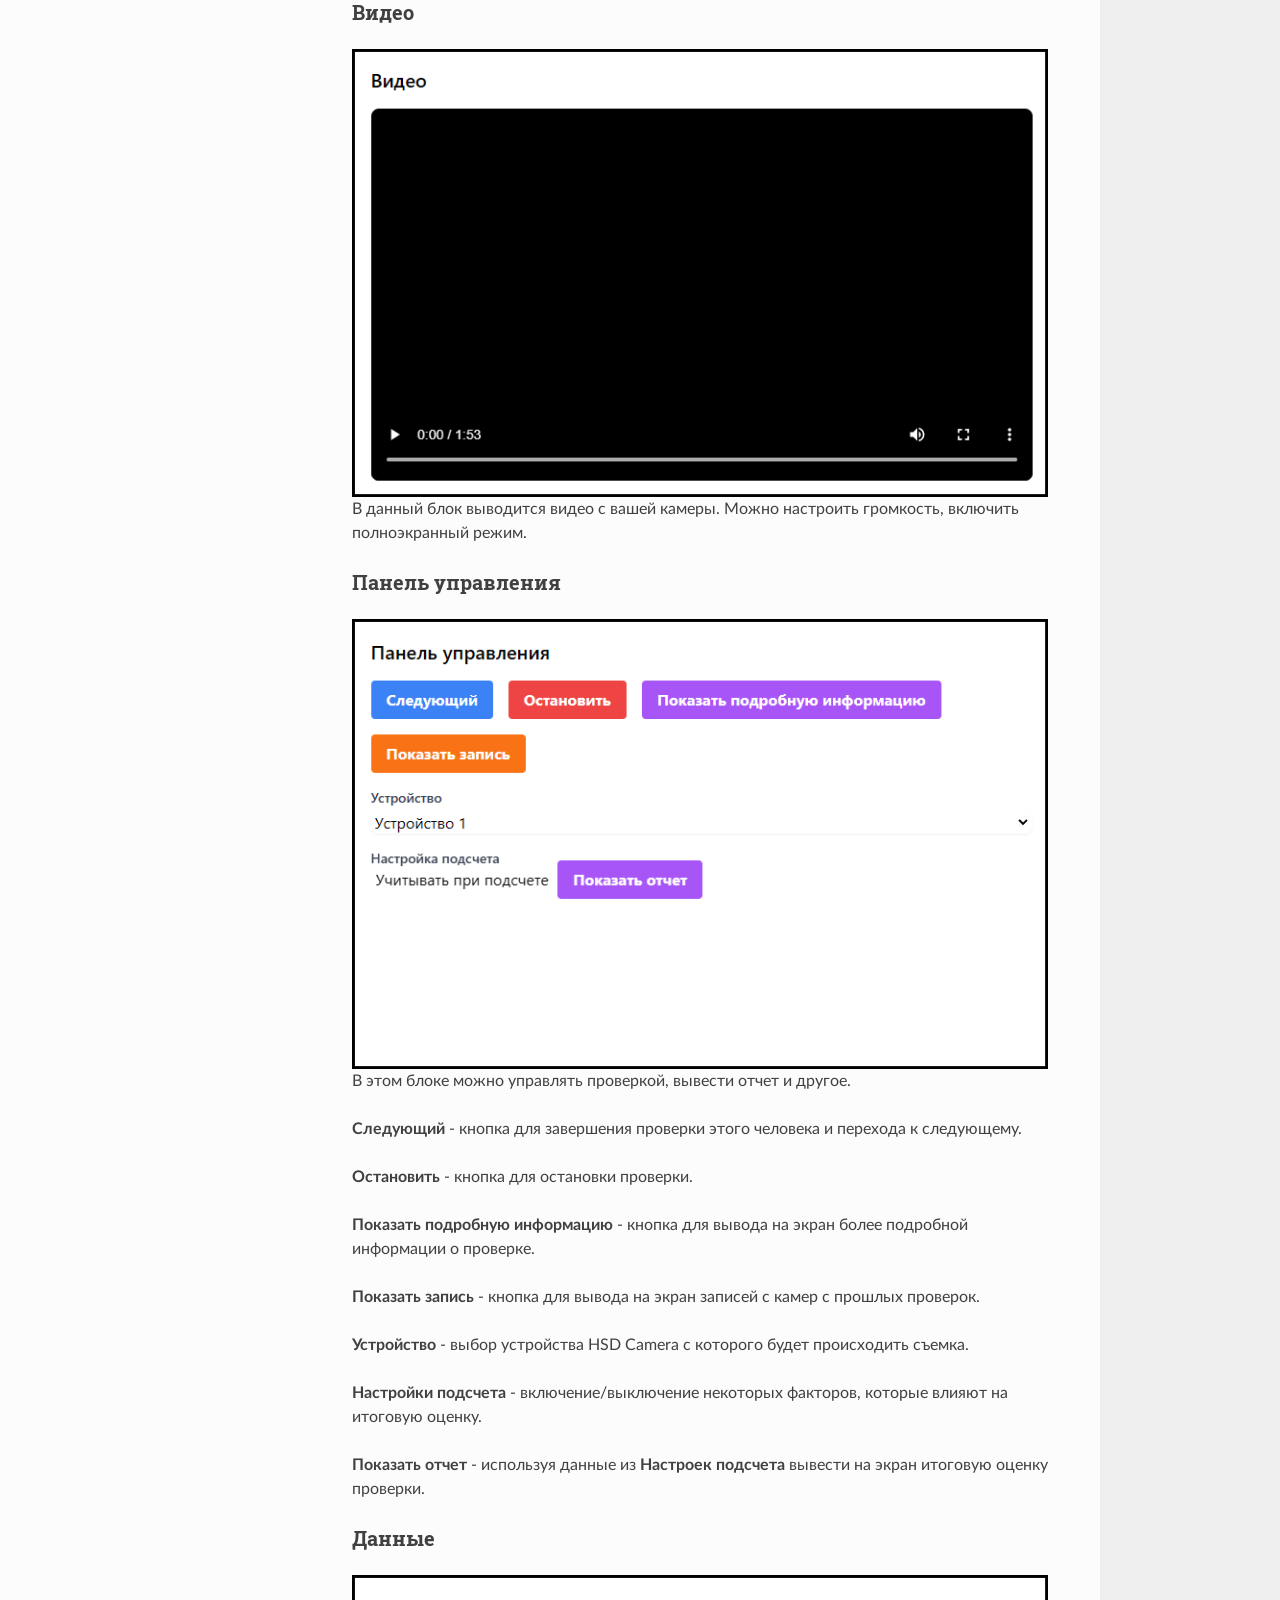
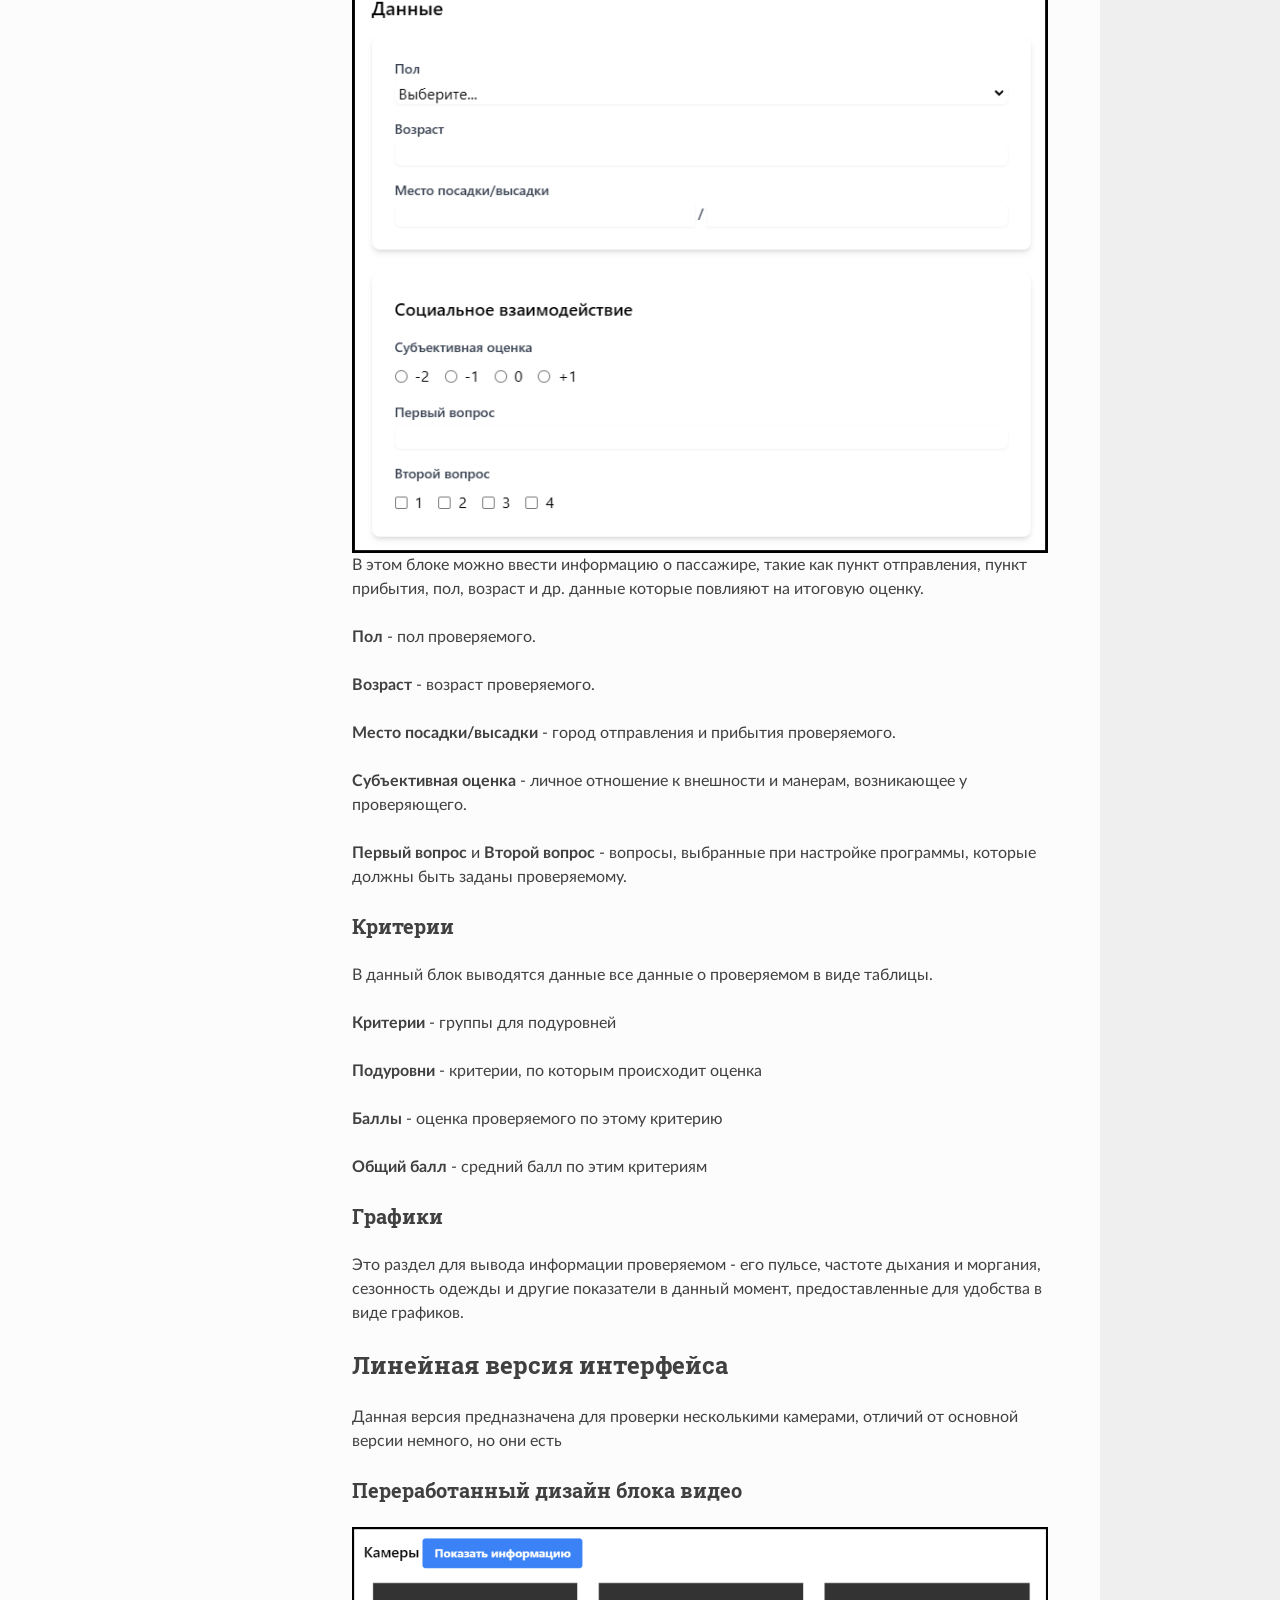
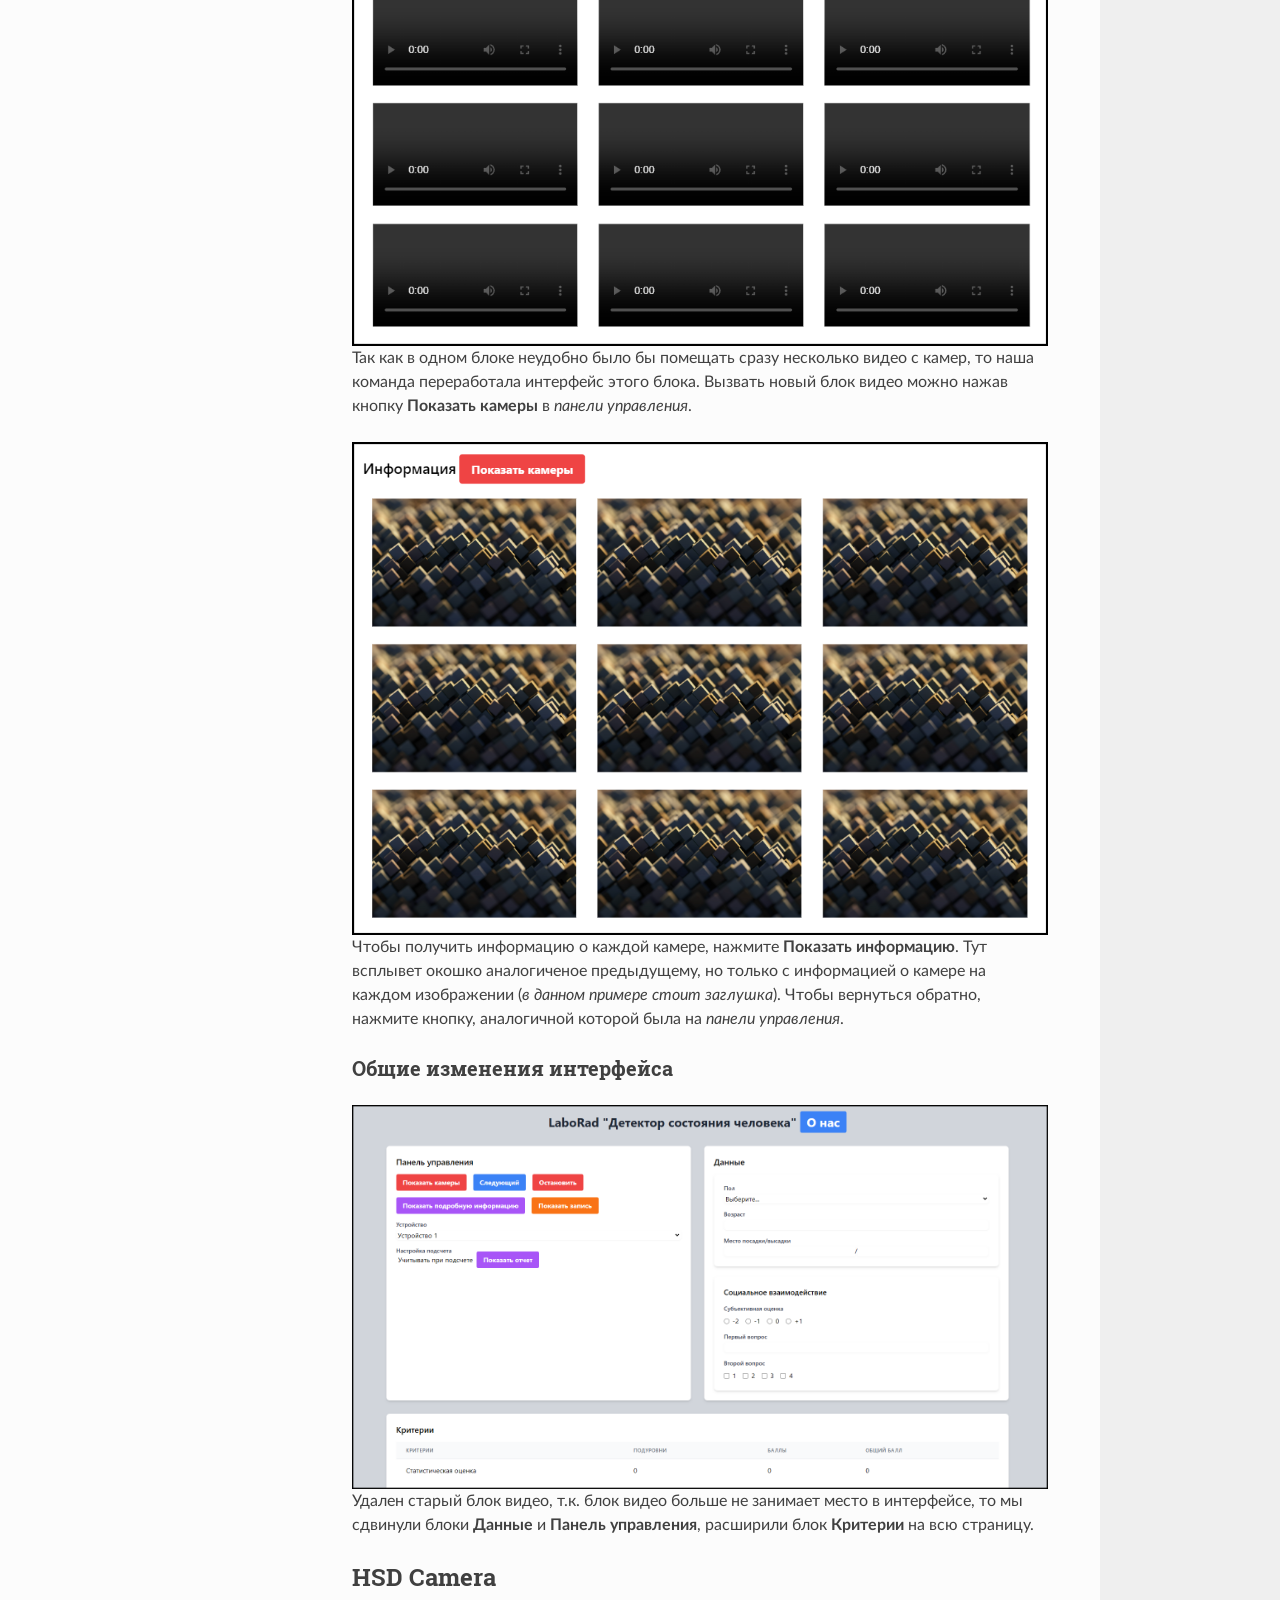
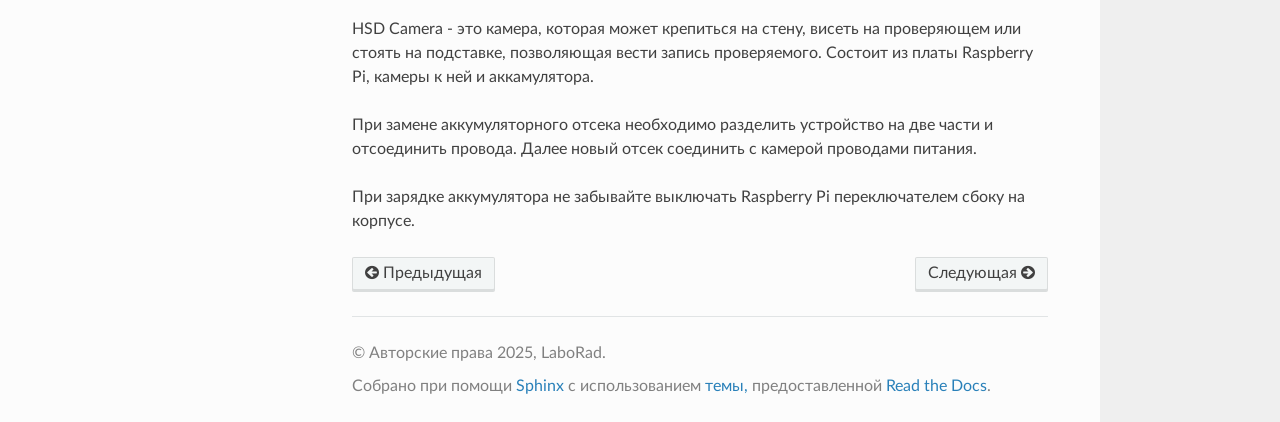
<file: main.html>
<!DOCTYPE html>
<html class="writer-html5" lang="ru" data-content_root="./">
<head>
  <meta charset="utf-8" /><meta name="viewport" content="width=device-width, initial-scale=1" />

  <meta name="viewport" content="width=device-width, initial-scale=1.0" />
  <title>Основная документация &mdash; документация Human State Detection preview 1.2.1</title>
      <link rel="stylesheet" type="text/css" href="_static/pygments.css?v=b86133f3" />
      <link rel="stylesheet" type="text/css" href="_static/css/theme.css?v=e59714d7" />

  
      <script src="_static/jquery.js?v=5d32c60e"></script>
      <script src="_static/_sphinx_javascript_frameworks_compat.js?v=2cd50e6c"></script>
      <script src="_static/documentation_options.js?v=bc2f3c57"></script>
      <script src="_static/doctools.js?v=9a2dae69"></script>
      <script src="_static/sphinx_highlight.js?v=dc90522c"></script>
      <script src="_static/translations.js?v=9bfe3ffa"></script>
    <script src="_static/js/theme.js"></script>
    <link rel="index" title="Алфавитный указатель" href="genindex.html" />
    <link rel="search" title="Поиск" href="search.html" />
    <link rel="next" title="Регламент взаимодействия с пассажиром" href="regulations.html" />
    <link rel="prev" title="Документация LaboRad HSD" href="index.html" /> 
</head>

<body class="wy-body-for-nav"> 
  <div class="wy-grid-for-nav">
    <nav data-toggle="wy-nav-shift" class="wy-nav-side">
      <div class="wy-side-scroll">
        <div class="wy-side-nav-search" >

          
          
          <a href="index.html" class="icon icon-home">
            Human State Detection
              <img src="_static/text1.png" class="logo" alt="Логотип"/>
          </a>
<div role="search">
  <form id="rtd-search-form" class="wy-form" action="search.html" method="get">
    <input type="text" name="q" placeholder="Поиск в документации" aria-label="Поиск в документации" />
    <input type="hidden" name="check_keywords" value="yes" />
    <input type="hidden" name="area" value="default" />
  </form>
</div>
        </div><div class="wy-menu wy-menu-vertical" data-spy="affix" role="navigation" aria-label="Меню навигации">
              <ul class="current">
<li class="toctree-l1 current"><a class="current reference internal" href="#">Основная документация</a><ul>
<li class="toctree-l2"><a class="reference internal" href="#id3">Доступ</a></li>
<li class="toctree-l2"><a class="reference internal" href="#id4">Начало работы</a></li>
<li class="toctree-l2"><a class="reference internal" href="#id5">Интерфейс</a><ul>
<li class="toctree-l3"><a class="reference internal" href="#id6">Видео</a></li>
<li class="toctree-l3"><a class="reference internal" href="#id7">Панель управления</a></li>
<li class="toctree-l3"><a class="reference internal" href="#id8">Данные</a></li>
<li class="toctree-l3"><a class="reference internal" href="#id9">Критерии</a></li>
<li class="toctree-l3"><a class="reference internal" href="#id11">Графики</a></li>
</ul>
</li>
<li class="toctree-l2"><a class="reference internal" href="#id12">Линейная версия интерфейса</a><ul>
<li class="toctree-l3"><a class="reference internal" href="#id13">Переработанный дизайн блока видео</a></li>
<li class="toctree-l3"><a class="reference internal" href="#id14">Общие изменения интерфейса</a></li>
</ul>
</li>
<li class="toctree-l2"><a class="reference internal" href="#hsd-camera">HSD Camera</a></li>
</ul>
</li>
<li class="toctree-l1"><a class="reference internal" href="regulations.html">Регламент взаимодействия с пассажиром</a></li>
<li class="toctree-l1"><a class="reference internal" href="server.html">Развертывание на собственном сервере</a></li>
<li class="toctree-l1"><a class="reference internal" href="moduleLms.html">Модуль <code class="docutils literal notranslate"><span class="pre">landmarks.py</span></code></a></li>
<li class="toctree-l1"><a class="reference internal" href="moduleDE.html">Модуль Depth Estimator</a></li>
<li class="toctree-l1"><a class="reference internal" href="modulePulse.html">Модуль <code class="docutils literal notranslate"><span class="pre">pulse.py</span></code></a></li>
</ul>

        </div>
      </div>
    </nav>

    <section data-toggle="wy-nav-shift" class="wy-nav-content-wrap"><nav class="wy-nav-top" aria-label="Меню навигации для мобильных устройств" >
          <i data-toggle="wy-nav-top" class="fa fa-bars"></i>
          <a href="index.html">Human State Detection</a>
      </nav>

      <div class="wy-nav-content">
        <div class="rst-content">
          <div role="navigation" aria-label="Навигация по страницам">
  <ul class="wy-breadcrumbs">
      <li><a href="index.html" class="icon icon-home" aria-label="Home"></a></li>
      <li class="breadcrumb-item active">Основная документация</li>
      <li class="wy-breadcrumbs-aside">
            <a href="_sources/main.rst.txt" rel="nofollow"> Просмотреть исходный код страницы</a>
      </li>
  </ul>
  <hr/>
</div>
          <div role="main" class="document" itemscope="itemscope" itemtype="http://schema.org/Article">
           <div itemprop="articleBody">
             
  <section id="id1">
<h1>Основная документация<a class="headerlink" href="#id1" title="Ссылка на этот заголовок"></a></h1>
<nav class="contents local" id="id2">
<p class="topic-title">Содержание</p>
<ul class="simple">
<li><p><a class="reference internal" href="#id3" id="id15">Доступ</a></p></li>
<li><p><a class="reference internal" href="#id4" id="id16">Начало работы</a></p></li>
<li><p><a class="reference internal" href="#id5" id="id17">Интерфейс</a></p>
<ul>
<li><p><a class="reference internal" href="#id6" id="id18">Видео</a></p></li>
<li><p><a class="reference internal" href="#id7" id="id19">Панель управления</a></p></li>
<li><p><a class="reference internal" href="#id8" id="id20">Данные</a></p></li>
<li><p><a class="reference internal" href="#id9" id="id21">Критерии</a></p></li>
<li><p><a class="reference internal" href="#id11" id="id22">Графики</a></p></li>
</ul>
</li>
<li><p><a class="reference internal" href="#id12" id="id23">Линейная версия интерфейса</a></p>
<ul>
<li><p><a class="reference internal" href="#id13" id="id24">Переработанный дизайн блока видео</a></p></li>
<li><p><a class="reference internal" href="#id14" id="id25">Общие изменения интерфейса</a></p></li>
</ul>
</li>
<li><p><a class="reference internal" href="#hsd-camera" id="id26">HSD Camera</a></p></li>
</ul>
</nav>
<section id="id3">
<h2><a class="toc-backref" href="#id15" role="doc-backlink">Доступ</a><a class="headerlink" href="#id3" title="Ссылка на этот заголовок"></a></h2>
<p>Основной код доступен на нашем <a class="reference external" href="https://github.com/tphlru/rzd_detector">GitHub</a>.
Нашей командой написан специальный веб-интерфейс, позволяющий получить доступ к приложению практически из любого места. Публичный сервер доступен на <a class="reference external" href="http://tphl.duckdns.org">http://tphl.duckdns.org</a>.</p>
</section>
<section id="id4">
<h2><a class="toc-backref" href="#id16" role="doc-backlink">Начало работы</a><a class="headerlink" href="#id4" title="Ссылка на этот заголовок"></a></h2>
<p>В данной главе будет разобрана первая проверка.</p>
<ol class="arabic simple">
<li><p><strong>Переход к следующей проверке</strong>. Для этого нажимаем кнопку <strong>Следующий</strong> в <em>панели управления</em>.</p></li>
<li><p><strong>Выбор устройства</strong>. Для выбора устройства HSD Camera нажимаем в <em>панели управления</em> на список <strong>Устройства</strong>.</p></li>
<li><p><strong>Ввод данных</strong>. Пользуясь разделом <strong>Данные</strong>, введите данные о проверяемом. Свою оценку внешности и впечатления введите в подраздел <strong>Субъективная оценка</strong>.</p></li>
<li><p><strong>Проверка</strong>. Проверяя разделы <strong>Критерии</strong> и <strong>Графики</strong> проверьте результаты первично самостоятельно.</p></li>
<li><p><strong>Вывод результатов</strong>. В <em>панели управления</em> выберите критерии, которые будут учитываться. Нажмите на кнопку <strong>Показать отчет</strong> для подведения итогов.</p></li>
</ol>
</section>
<section id="id5">
<h2><a class="toc-backref" href="#id17" role="doc-backlink">Интерфейс</a><a class="headerlink" href="#id5" title="Ссылка на этот заголовок"></a></h2>
<p>Реализован на HTML с использованием CSS и JS. Ниже представлен скриншот версии 2024.12.13a</p>
<a class="reference internal image-reference" href="_images/screenshot_full.png"><img alt="alternate text" class="align-center" src="_images/screenshot_full.png" style="width: 100%;" />
</a>
<p>В следующих разделах разберем каждый рабочий блок в приложении.</p>
<section id="id6">
<h3><a class="toc-backref" href="#id18" role="doc-backlink">Видео</a><a class="headerlink" href="#id6" title="Ссылка на этот заголовок"></a></h3>
<a class="reference internal image-reference" href="_images/video.png"><img alt="alternate text" class="align-center" src="_images/video.png" style="width: 100%;" />
</a>
<p>В данный блок выводится видео с вашей камеры. Можно настроить громкость, включить полноэкранный режим.</p>
</section>
<section id="id7">
<h3><a class="toc-backref" href="#id19" role="doc-backlink">Панель управления</a><a class="headerlink" href="#id7" title="Ссылка на этот заголовок"></a></h3>
<a class="reference internal image-reference" href="_images/mainpanel.png"><img alt="alternate text" class="align-center" src="_images/mainpanel.png" style="width: 100%;" />
</a>
<p>В этом блоке можно управлять проверкой, вывести отчет и другое.</p>
<p><strong>Следующий</strong> - кнопка для завершения проверки этого человека и перехода к следующему.</p>
<p><strong>Остановить</strong> - кнопка для остановки проверки.</p>
<p><strong>Показать подробную информацию</strong> - кнопка для вывода на экран более подробной информации о проверке.</p>
<p><strong>Показать запись</strong> - кнопка для вывода на экран записей с камер с прошлых проверок.</p>
<p><strong>Устройство</strong> - выбор устройства HSD Camera с которого будет происходить съемка.</p>
<p><strong>Настройки подсчета</strong> - включение/выключение некоторых факторов, которые влияют на итоговую оценку.</p>
<p><strong>Показать отчет</strong> - используя данные из <strong>Настроек подсчета</strong> вывести на экран итоговую оценку проверки.</p>
</section>
<section id="id8">
<h3><a class="toc-backref" href="#id20" role="doc-backlink">Данные</a><a class="headerlink" href="#id8" title="Ссылка на этот заголовок"></a></h3>
<a class="reference internal image-reference" href="_images/data.png"><img alt="alternate text" class="align-center" src="_images/data.png" style="width: 100%;" />
</a>
<p>В этом блоке можно ввести информацию о пассажире, такие как пункт отправления, пункт прибытия, пол, возраст и др. данные которые повлияют на итоговую оценку.</p>
<p><strong>Пол</strong> - пол проверяемого.</p>
<p><strong>Возраст</strong> - возраст проверяемого.</p>
<p><strong>Место посадки/высадки</strong> - город отправления и прибытия проверяемого.</p>
<p><strong>Субъективная оценка</strong> - личное отношение к внешности и манерам, возникающее у проверяющего.</p>
<p><strong>Первый вопрос</strong> и <strong>Второй вопрос</strong> - вопросы, выбранные при настройке программы, которые должны быть заданы проверяемому.</p>
</section>
<section id="id9">
<span id="id10"></span><h3><a class="toc-backref" href="#id21" role="doc-backlink">Критерии</a><a class="headerlink" href="#id9" title="Ссылка на этот заголовок"></a></h3>
<p>В данный блок выводятся данные все данные о проверяемом в виде таблицы.</p>
<p><strong>Критерии</strong> - группы для подуровней</p>
<p><strong>Подуровни</strong> - критерии, по которым происходит оценка</p>
<p><strong>Баллы</strong> - оценка проверяемого по этому критерию</p>
<p><strong>Общий балл</strong> - средний балл по этим критериям</p>
</section>
<section id="id11">
<h3><a class="toc-backref" href="#id22" role="doc-backlink">Графики</a><a class="headerlink" href="#id11" title="Ссылка на этот заголовок"></a></h3>
<p>Это раздел для вывода информации проверяемом - его пульсе, частоте дыхания и моргания, сезонность одежды и другие показатели в данный момент, предоставленные для удобства в виде графиков.</p>
</section>
</section>
<section id="id12">
<h2><a class="toc-backref" href="#id23" role="doc-backlink">Линейная версия интерфейса</a><a class="headerlink" href="#id12" title="Ссылка на этот заголовок"></a></h2>
<p>Данная версия предназначена для проверки несколькими камерами, отличий от основной версии немного, но они есть</p>
<section id="id13">
<h3><a class="toc-backref" href="#id24" role="doc-backlink">Переработанный дизайн блока видео</a><a class="headerlink" href="#id13" title="Ссылка на этот заголовок"></a></h3>
<a class="reference internal image-reference" href="_images/linear_video.png"><img alt="alternate text" class="align-center" src="_images/linear_video.png" style="width: 100%;" />
</a>
<p>Так как в одном блоке неудобно было бы помещать сразу несколько видео с камер, то наша команда переработала интерфейс этого блока. Вызвать новый блок видео можно нажав кнопку <strong>Показать камеры</strong> в <em>панели управления</em>.</p>
<a class="reference internal image-reference" href="_images/linear_video_info.png"><img alt="alternate text" class="align-center" src="_images/linear_video_info.png" style="width: 100%;" />
</a>
<p>Чтобы получить информацию о каждой камере, нажмите <strong>Показать информацию</strong>. Тут всплывет окошко аналогиченое предыдущему, но только с информацией о камере на каждом изображении (<em>в данном примере стоит заглушка</em>). Чтобы вернуться обратно, нажмите кнопку, аналогичной которой была на <em>панели управления</em>.</p>
</section>
<section id="id14">
<h3><a class="toc-backref" href="#id25" role="doc-backlink">Общие изменения интерфейса</a><a class="headerlink" href="#id14" title="Ссылка на этот заголовок"></a></h3>
<a class="reference internal image-reference" href="_images/linear.png"><img alt="alternate text" class="align-center" src="_images/linear.png" style="width: 100%;" />
</a>
<p>Удален старый блок видео, т.к. блок видео больше не занимает место в интерфейсе, то мы сдвинули блоки <strong>Данные</strong> и <strong>Панель управления</strong>, расширили блок <strong>Критерии</strong> на всю страницу.</p>
</section>
</section>
<section id="hsd-camera">
<h2><a class="toc-backref" href="#id26" role="doc-backlink">HSD Camera</a><a class="headerlink" href="#hsd-camera" title="Ссылка на этот заголовок"></a></h2>
<p>HSD Camera - это камера, которая может крепиться на стену, висеть на проверяющем или стоять на подставке, позволяющая вести запись проверяемого. Состоит из платы Raspberry Pi, камеры к ней и аккамулятора.</p>
<p>При замене аккумуляторного отсека необходимо разделить устройство на две части и отсоединить провода. Далее новый отсек соединить с камерой проводами питания.</p>
<p>При зарядке аккумулятора не забывайте выключать Raspberry Pi переключателем сбоку на корпусе.</p>
</section>
</section>


           </div>
          </div>
          <footer><div class="rst-footer-buttons" role="navigation" aria-label="Нижняя область">
        <a href="index.html" class="btn btn-neutral float-left" title="Документация LaboRad HSD" accesskey="p" rel="prev"><span class="fa fa-arrow-circle-left" aria-hidden="true"></span> Предыдущая</a>
        <a href="regulations.html" class="btn btn-neutral float-right" title="Регламент взаимодействия с пассажиром" accesskey="n" rel="next">Следующая <span class="fa fa-arrow-circle-right" aria-hidden="true"></span></a>
    </div>

  <hr/>

  <div role="contentinfo">
    <p>&#169; Авторские права 2025, LaboRad. </p>
  </div>

  Собрано при помощи <a href="https://www.sphinx-doc.org/">Sphinx</a> с использованием
    <a href="https://github.com/readthedocs/sphinx_rtd_theme">темы,</a>
    предоставленной <a href="https://readthedocs.org">Read the Docs</a>.
   

</footer>
        </div>
      </div>
    </section>
  </div>
  <script>
      jQuery(function () {
          SphinxRtdTheme.Navigation.enable(true);
      });
  </script> 

</body>
</html>
</file>
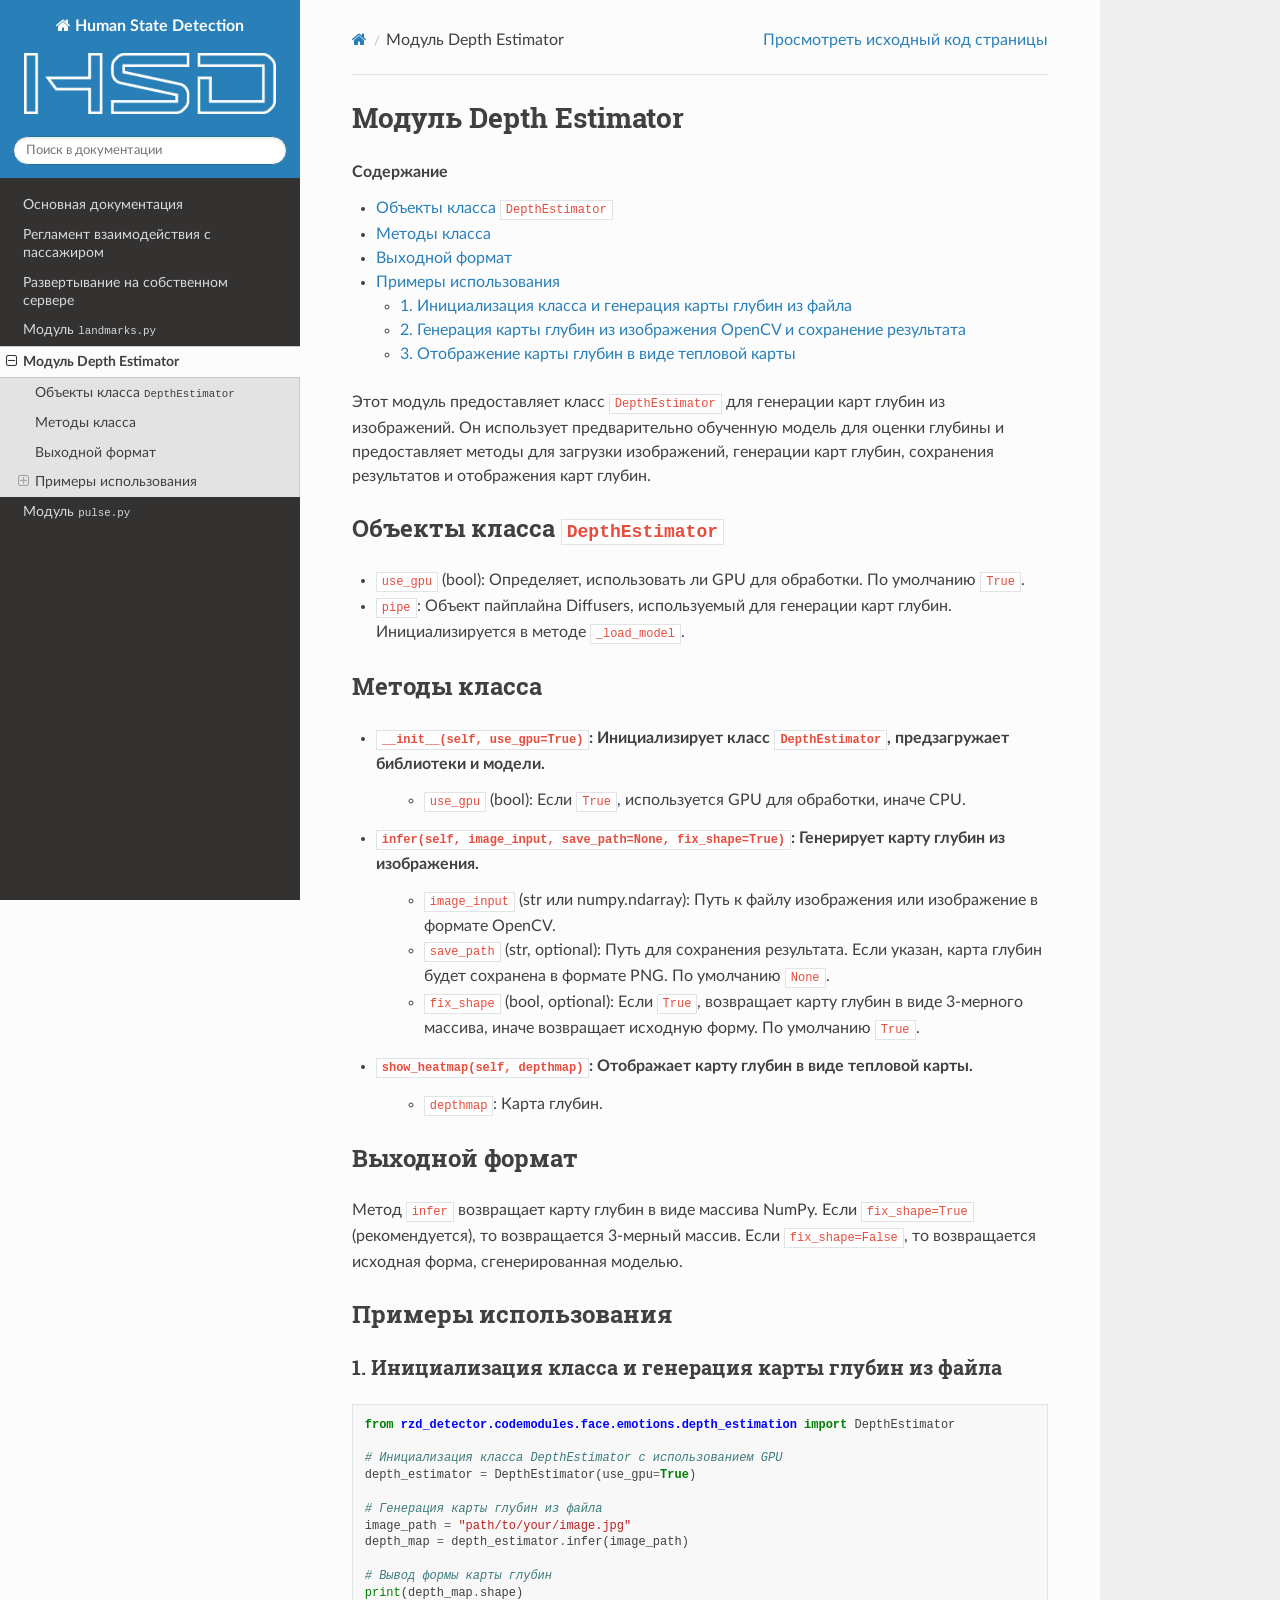
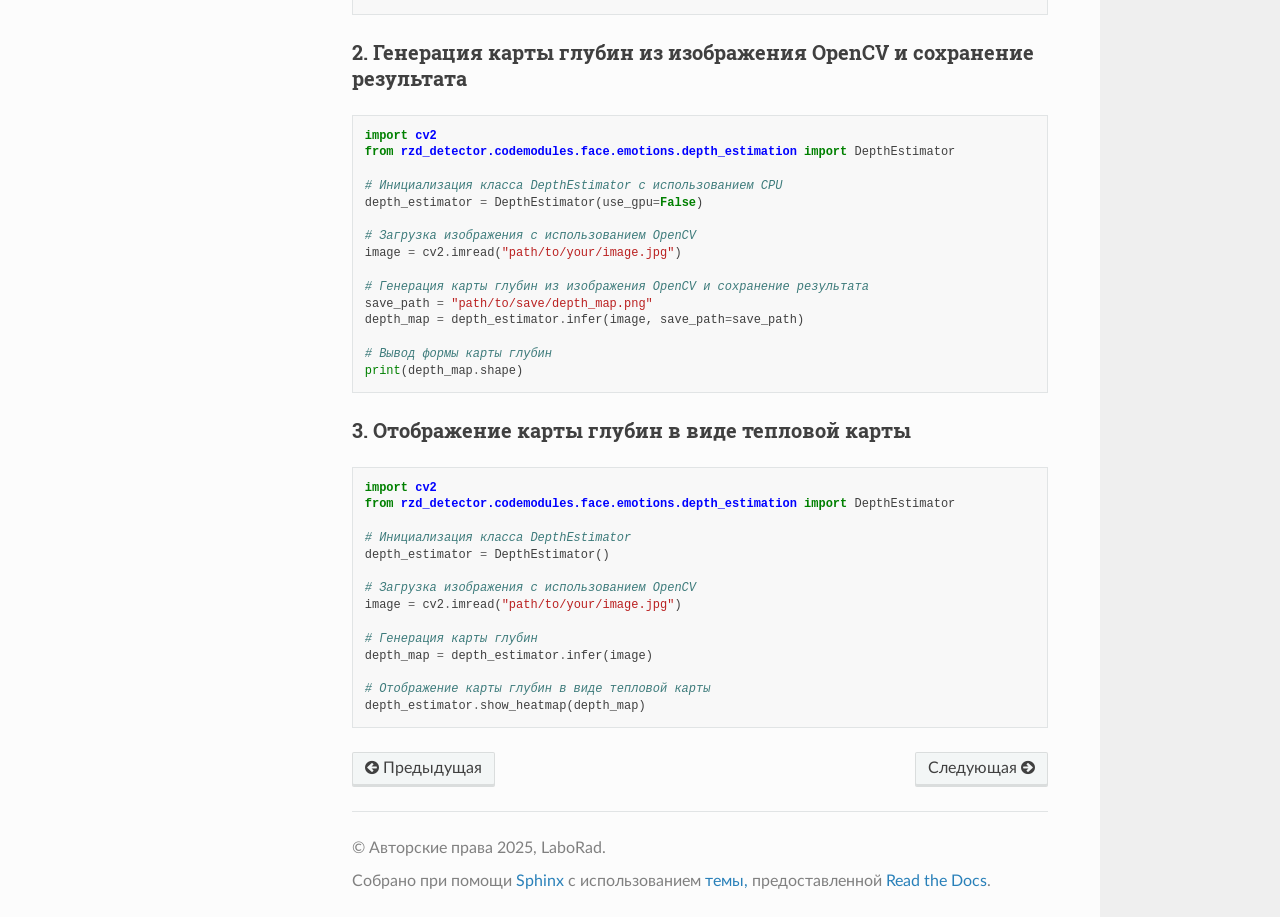
<file: moduleDE.html>
<!DOCTYPE html>
<html class="writer-html5" lang="ru" data-content_root="./">
<head>
  <meta charset="utf-8" /><meta name="viewport" content="width=device-width, initial-scale=1" />

  <meta name="viewport" content="width=device-width, initial-scale=1.0" />
  <title>Модуль Depth Estimator &mdash; документация Human State Detection preview 1.2.1</title>
      <link rel="stylesheet" type="text/css" href="_static/pygments.css?v=b86133f3" />
      <link rel="stylesheet" type="text/css" href="_static/css/theme.css?v=e59714d7" />

  
      <script src="_static/jquery.js?v=5d32c60e"></script>
      <script src="_static/_sphinx_javascript_frameworks_compat.js?v=2cd50e6c"></script>
      <script src="_static/documentation_options.js?v=bc2f3c57"></script>
      <script src="_static/doctools.js?v=9a2dae69"></script>
      <script src="_static/sphinx_highlight.js?v=dc90522c"></script>
      <script src="_static/translations.js?v=9bfe3ffa"></script>
    <script src="_static/js/theme.js"></script>
    <link rel="index" title="Алфавитный указатель" href="genindex.html" />
    <link rel="search" title="Поиск" href="search.html" />
    <link rel="next" title="Модуль pulse.py" href="modulePulse.html" />
    <link rel="prev" title="Модуль landmarks.py" href="moduleLms.html" /> 
</head>

<body class="wy-body-for-nav"> 
  <div class="wy-grid-for-nav">
    <nav data-toggle="wy-nav-shift" class="wy-nav-side">
      <div class="wy-side-scroll">
        <div class="wy-side-nav-search" >

          
          
          <a href="index.html" class="icon icon-home">
            Human State Detection
              <img src="_static/text1.png" class="logo" alt="Логотип"/>
          </a>
<div role="search">
  <form id="rtd-search-form" class="wy-form" action="search.html" method="get">
    <input type="text" name="q" placeholder="Поиск в документации" aria-label="Поиск в документации" />
    <input type="hidden" name="check_keywords" value="yes" />
    <input type="hidden" name="area" value="default" />
  </form>
</div>
        </div><div class="wy-menu wy-menu-vertical" data-spy="affix" role="navigation" aria-label="Меню навигации">
              <ul class="current">
<li class="toctree-l1"><a class="reference internal" href="main.html">Основная документация</a></li>
<li class="toctree-l1"><a class="reference internal" href="regulations.html">Регламент взаимодействия с пассажиром</a></li>
<li class="toctree-l1"><a class="reference internal" href="server.html">Развертывание на собственном сервере</a></li>
<li class="toctree-l1"><a class="reference internal" href="moduleLms.html">Модуль <code class="docutils literal notranslate"><span class="pre">landmarks.py</span></code></a></li>
<li class="toctree-l1 current"><a class="current reference internal" href="#">Модуль Depth Estimator</a><ul>
<li class="toctree-l2"><a class="reference internal" href="#depthestimator">Объекты класса <code class="docutils literal notranslate"><span class="pre">DepthEstimator</span></code></a></li>
<li class="toctree-l2"><a class="reference internal" href="#id2">Методы класса</a></li>
<li class="toctree-l2"><a class="reference internal" href="#id3">Выходной формат</a></li>
<li class="toctree-l2"><a class="reference internal" href="#id4">Примеры использования</a><ul>
<li class="toctree-l3"><a class="reference internal" href="#id5">1. Инициализация класса и генерация карты глубин из файла</a></li>
<li class="toctree-l3"><a class="reference internal" href="#opencv">2. Генерация карты глубин из изображения OpenCV и сохранение результата</a></li>
<li class="toctree-l3"><a class="reference internal" href="#id6">3. Отображение карты глубин в виде тепловой карты</a></li>
</ul>
</li>
</ul>
</li>
<li class="toctree-l1"><a class="reference internal" href="modulePulse.html">Модуль <code class="docutils literal notranslate"><span class="pre">pulse.py</span></code></a></li>
</ul>

        </div>
      </div>
    </nav>

    <section data-toggle="wy-nav-shift" class="wy-nav-content-wrap"><nav class="wy-nav-top" aria-label="Меню навигации для мобильных устройств" >
          <i data-toggle="wy-nav-top" class="fa fa-bars"></i>
          <a href="index.html">Human State Detection</a>
      </nav>

      <div class="wy-nav-content">
        <div class="rst-content">
          <div role="navigation" aria-label="Навигация по страницам">
  <ul class="wy-breadcrumbs">
      <li><a href="index.html" class="icon icon-home" aria-label="Home"></a></li>
      <li class="breadcrumb-item active">Модуль Depth Estimator</li>
      <li class="wy-breadcrumbs-aside">
            <a href="_sources/moduleDE.rst.txt" rel="nofollow"> Просмотреть исходный код страницы</a>
      </li>
  </ul>
  <hr/>
</div>
          <div role="main" class="document" itemscope="itemscope" itemtype="http://schema.org/Article">
           <div itemprop="articleBody">
             
  <section id="depth-estimator">
<h1>Модуль Depth Estimator<a class="headerlink" href="#depth-estimator" title="Ссылка на этот заголовок"></a></h1>
<nav class="contents local" id="id1">
<p class="topic-title">Содержание</p>
<ul class="simple">
<li><p><a class="reference internal" href="#depthestimator" id="id7">Объекты класса <code class="docutils literal notranslate"><span class="pre">DepthEstimator</span></code></a></p></li>
<li><p><a class="reference internal" href="#id2" id="id8">Методы класса</a></p></li>
<li><p><a class="reference internal" href="#id3" id="id9">Выходной формат</a></p></li>
<li><p><a class="reference internal" href="#id4" id="id10">Примеры использования</a></p>
<ul>
<li><p><a class="reference internal" href="#id5" id="id11">1. Инициализация класса и генерация карты глубин из файла</a></p></li>
<li><p><a class="reference internal" href="#opencv" id="id12">2. Генерация карты глубин из изображения OpenCV и сохранение результата</a></p></li>
<li><p><a class="reference internal" href="#id6" id="id13">3. Отображение карты глубин в виде тепловой карты</a></p></li>
</ul>
</li>
</ul>
</nav>
<p>Этот модуль предоставляет класс <code class="docutils literal notranslate"><span class="pre">DepthEstimator</span></code> для генерации карт глубин из изображений. Он использует предварительно обученную модель для оценки глубины и предоставляет методы для загрузки изображений, генерации карт глубин, сохранения результатов и отображения карт глубин.</p>
<section id="depthestimator">
<h2><a class="toc-backref" href="#id7" role="doc-backlink">Объекты класса <code class="docutils literal notranslate"><span class="pre">DepthEstimator</span></code></a><a class="headerlink" href="#depthestimator" title="Ссылка на этот заголовок"></a></h2>
<ul class="simple">
<li><p><code class="docutils literal notranslate"><span class="pre">use_gpu</span></code> (bool): Определяет, использовать ли GPU для обработки. По умолчанию <code class="docutils literal notranslate"><span class="pre">True</span></code>.</p></li>
<li><p><code class="docutils literal notranslate"><span class="pre">pipe</span></code>: Объект пайплайна Diffusers, используемый для генерации карт глубин. Инициализируется в методе <code class="docutils literal notranslate"><span class="pre">_load_model</span></code>.</p></li>
</ul>
</section>
<section id="id2">
<h2><a class="toc-backref" href="#id8" role="doc-backlink">Методы класса</a><a class="headerlink" href="#id2" title="Ссылка на этот заголовок"></a></h2>
<ul class="simple">
<li><dl class="simple">
<dt><code class="docutils literal notranslate"><span class="pre">__init__(self,</span> <span class="pre">use_gpu=True)</span></code>: Инициализирует класс <code class="docutils literal notranslate"><span class="pre">DepthEstimator</span></code>, предзагружает библиотеки и модели.</dt><dd><ul>
<li><p><code class="docutils literal notranslate"><span class="pre">use_gpu</span></code> (bool): Если <code class="docutils literal notranslate"><span class="pre">True</span></code>, используется GPU для обработки, иначе CPU.</p></li>
</ul>
</dd>
</dl>
</li>
<li><dl class="simple">
<dt><code class="docutils literal notranslate"><span class="pre">infer(self,</span> <span class="pre">image_input,</span> <span class="pre">save_path=None,</span> <span class="pre">fix_shape=True)</span></code>: Генерирует карту глубин из изображения.</dt><dd><ul>
<li><p><code class="docutils literal notranslate"><span class="pre">image_input</span></code> (str или numpy.ndarray): Путь к файлу изображения или изображение в формате OpenCV.</p></li>
<li><p><code class="docutils literal notranslate"><span class="pre">save_path</span></code> (str, optional): Путь для сохранения результата. Если указан, карта глубин будет сохранена в формате PNG. По умолчанию <code class="docutils literal notranslate"><span class="pre">None</span></code>.</p></li>
<li><p><code class="docutils literal notranslate"><span class="pre">fix_shape</span></code> (bool, optional): Если <code class="docutils literal notranslate"><span class="pre">True</span></code>, возвращает карту глубин в виде 3-мерного массива, иначе возвращает исходную форму. По умолчанию <code class="docutils literal notranslate"><span class="pre">True</span></code>.</p></li>
</ul>
</dd>
</dl>
</li>
<li><dl class="simple">
<dt><code class="docutils literal notranslate"><span class="pre">show_heatmap(self,</span> <span class="pre">depthmap)</span></code>: Отображает карту глубин в виде тепловой карты.</dt><dd><ul>
<li><p><code class="docutils literal notranslate"><span class="pre">depthmap</span></code>: Карта глубин.</p></li>
</ul>
</dd>
</dl>
</li>
</ul>
</section>
<section id="id3">
<h2><a class="toc-backref" href="#id9" role="doc-backlink">Выходной формат</a><a class="headerlink" href="#id3" title="Ссылка на этот заголовок"></a></h2>
<p>Метод <code class="docutils literal notranslate"><span class="pre">infer</span></code> возвращает карту глубин в виде массива NumPy. Если <code class="docutils literal notranslate"><span class="pre">fix_shape=True</span></code> (рекомендуется), то возвращается 3-мерный массив. Если <code class="docutils literal notranslate"><span class="pre">fix_shape=False</span></code>, то возвращается исходная форма, сгенерированная моделью.</p>
</section>
<section id="id4">
<h2><a class="toc-backref" href="#id10" role="doc-backlink">Примеры использования</a><a class="headerlink" href="#id4" title="Ссылка на этот заголовок"></a></h2>
<section id="id5">
<h3><a class="toc-backref" href="#id11" role="doc-backlink">1. Инициализация класса и генерация карты глубин из файла</a><a class="headerlink" href="#id5" title="Ссылка на этот заголовок"></a></h3>
<div class="highlight-default notranslate"><div class="highlight"><pre><span></span><span class="kn">from</span><span class="w"> </span><span class="nn">rzd_detector.codemodules.face.emotions.depth_estimation</span><span class="w"> </span><span class="kn">import</span> <span class="n">DepthEstimator</span>

<span class="c1"># Инициализация класса DepthEstimator с использованием GPU</span>
<span class="n">depth_estimator</span> <span class="o">=</span> <span class="n">DepthEstimator</span><span class="p">(</span><span class="n">use_gpu</span><span class="o">=</span><span class="kc">True</span><span class="p">)</span>

<span class="c1"># Генерация карты глубин из файла</span>
<span class="n">image_path</span> <span class="o">=</span> <span class="s2">&quot;path/to/your/image.jpg&quot;</span>
<span class="n">depth_map</span> <span class="o">=</span> <span class="n">depth_estimator</span><span class="o">.</span><span class="n">infer</span><span class="p">(</span><span class="n">image_path</span><span class="p">)</span>

<span class="c1"># Вывод формы карты глубин</span>
<span class="nb">print</span><span class="p">(</span><span class="n">depth_map</span><span class="o">.</span><span class="n">shape</span><span class="p">)</span>
</pre></div>
</div>
</section>
<section id="opencv">
<h3><a class="toc-backref" href="#id12" role="doc-backlink">2. Генерация карты глубин из изображения OpenCV и сохранение результата</a><a class="headerlink" href="#opencv" title="Ссылка на этот заголовок"></a></h3>
<div class="highlight-default notranslate"><div class="highlight"><pre><span></span><span class="kn">import</span><span class="w"> </span><span class="nn">cv2</span>
<span class="kn">from</span><span class="w"> </span><span class="nn">rzd_detector.codemodules.face.emotions.depth_estimation</span><span class="w"> </span><span class="kn">import</span> <span class="n">DepthEstimator</span>

<span class="c1"># Инициализация класса DepthEstimator с использованием CPU</span>
<span class="n">depth_estimator</span> <span class="o">=</span> <span class="n">DepthEstimator</span><span class="p">(</span><span class="n">use_gpu</span><span class="o">=</span><span class="kc">False</span><span class="p">)</span>

<span class="c1"># Загрузка изображения с использованием OpenCV</span>
<span class="n">image</span> <span class="o">=</span> <span class="n">cv2</span><span class="o">.</span><span class="n">imread</span><span class="p">(</span><span class="s2">&quot;path/to/your/image.jpg&quot;</span><span class="p">)</span>

<span class="c1"># Генерация карты глубин из изображения OpenCV и сохранение результата</span>
<span class="n">save_path</span> <span class="o">=</span> <span class="s2">&quot;path/to/save/depth_map.png&quot;</span>
<span class="n">depth_map</span> <span class="o">=</span> <span class="n">depth_estimator</span><span class="o">.</span><span class="n">infer</span><span class="p">(</span><span class="n">image</span><span class="p">,</span> <span class="n">save_path</span><span class="o">=</span><span class="n">save_path</span><span class="p">)</span>

<span class="c1"># Вывод формы карты глубин</span>
<span class="nb">print</span><span class="p">(</span><span class="n">depth_map</span><span class="o">.</span><span class="n">shape</span><span class="p">)</span>
</pre></div>
</div>
</section>
<section id="id6">
<h3><a class="toc-backref" href="#id13" role="doc-backlink">3. Отображение карты глубин в виде тепловой карты</a><a class="headerlink" href="#id6" title="Ссылка на этот заголовок"></a></h3>
<div class="highlight-default notranslate"><div class="highlight"><pre><span></span><span class="kn">import</span><span class="w"> </span><span class="nn">cv2</span>
<span class="kn">from</span><span class="w"> </span><span class="nn">rzd_detector.codemodules.face.emotions.depth_estimation</span><span class="w"> </span><span class="kn">import</span> <span class="n">DepthEstimator</span>

<span class="c1"># Инициализация класса DepthEstimator</span>
<span class="n">depth_estimator</span> <span class="o">=</span> <span class="n">DepthEstimator</span><span class="p">()</span>

<span class="c1"># Загрузка изображения с использованием OpenCV</span>
<span class="n">image</span> <span class="o">=</span> <span class="n">cv2</span><span class="o">.</span><span class="n">imread</span><span class="p">(</span><span class="s2">&quot;path/to/your/image.jpg&quot;</span><span class="p">)</span>

<span class="c1"># Генерация карты глубин</span>
<span class="n">depth_map</span> <span class="o">=</span> <span class="n">depth_estimator</span><span class="o">.</span><span class="n">infer</span><span class="p">(</span><span class="n">image</span><span class="p">)</span>

<span class="c1"># Отображение карты глубин в виде тепловой карты</span>
<span class="n">depth_estimator</span><span class="o">.</span><span class="n">show_heatmap</span><span class="p">(</span><span class="n">depth_map</span><span class="p">)</span>
</pre></div>
</div>
</section>
</section>
</section>


           </div>
          </div>
          <footer><div class="rst-footer-buttons" role="navigation" aria-label="Нижняя область">
        <a href="moduleLms.html" class="btn btn-neutral float-left" title="Модуль landmarks.py" accesskey="p" rel="prev"><span class="fa fa-arrow-circle-left" aria-hidden="true"></span> Предыдущая</a>
        <a href="modulePulse.html" class="btn btn-neutral float-right" title="Модуль pulse.py" accesskey="n" rel="next">Следующая <span class="fa fa-arrow-circle-right" aria-hidden="true"></span></a>
    </div>

  <hr/>

  <div role="contentinfo">
    <p>&#169; Авторские права 2025, LaboRad. </p>
  </div>

  Собрано при помощи <a href="https://www.sphinx-doc.org/">Sphinx</a> с использованием
    <a href="https://github.com/readthedocs/sphinx_rtd_theme">темы,</a>
    предоставленной <a href="https://readthedocs.org">Read the Docs</a>.
   

</footer>
        </div>
      </div>
    </section>
  </div>
  <script>
      jQuery(function () {
          SphinxRtdTheme.Navigation.enable(true);
      });
  </script> 

</body>
</html>
</file>
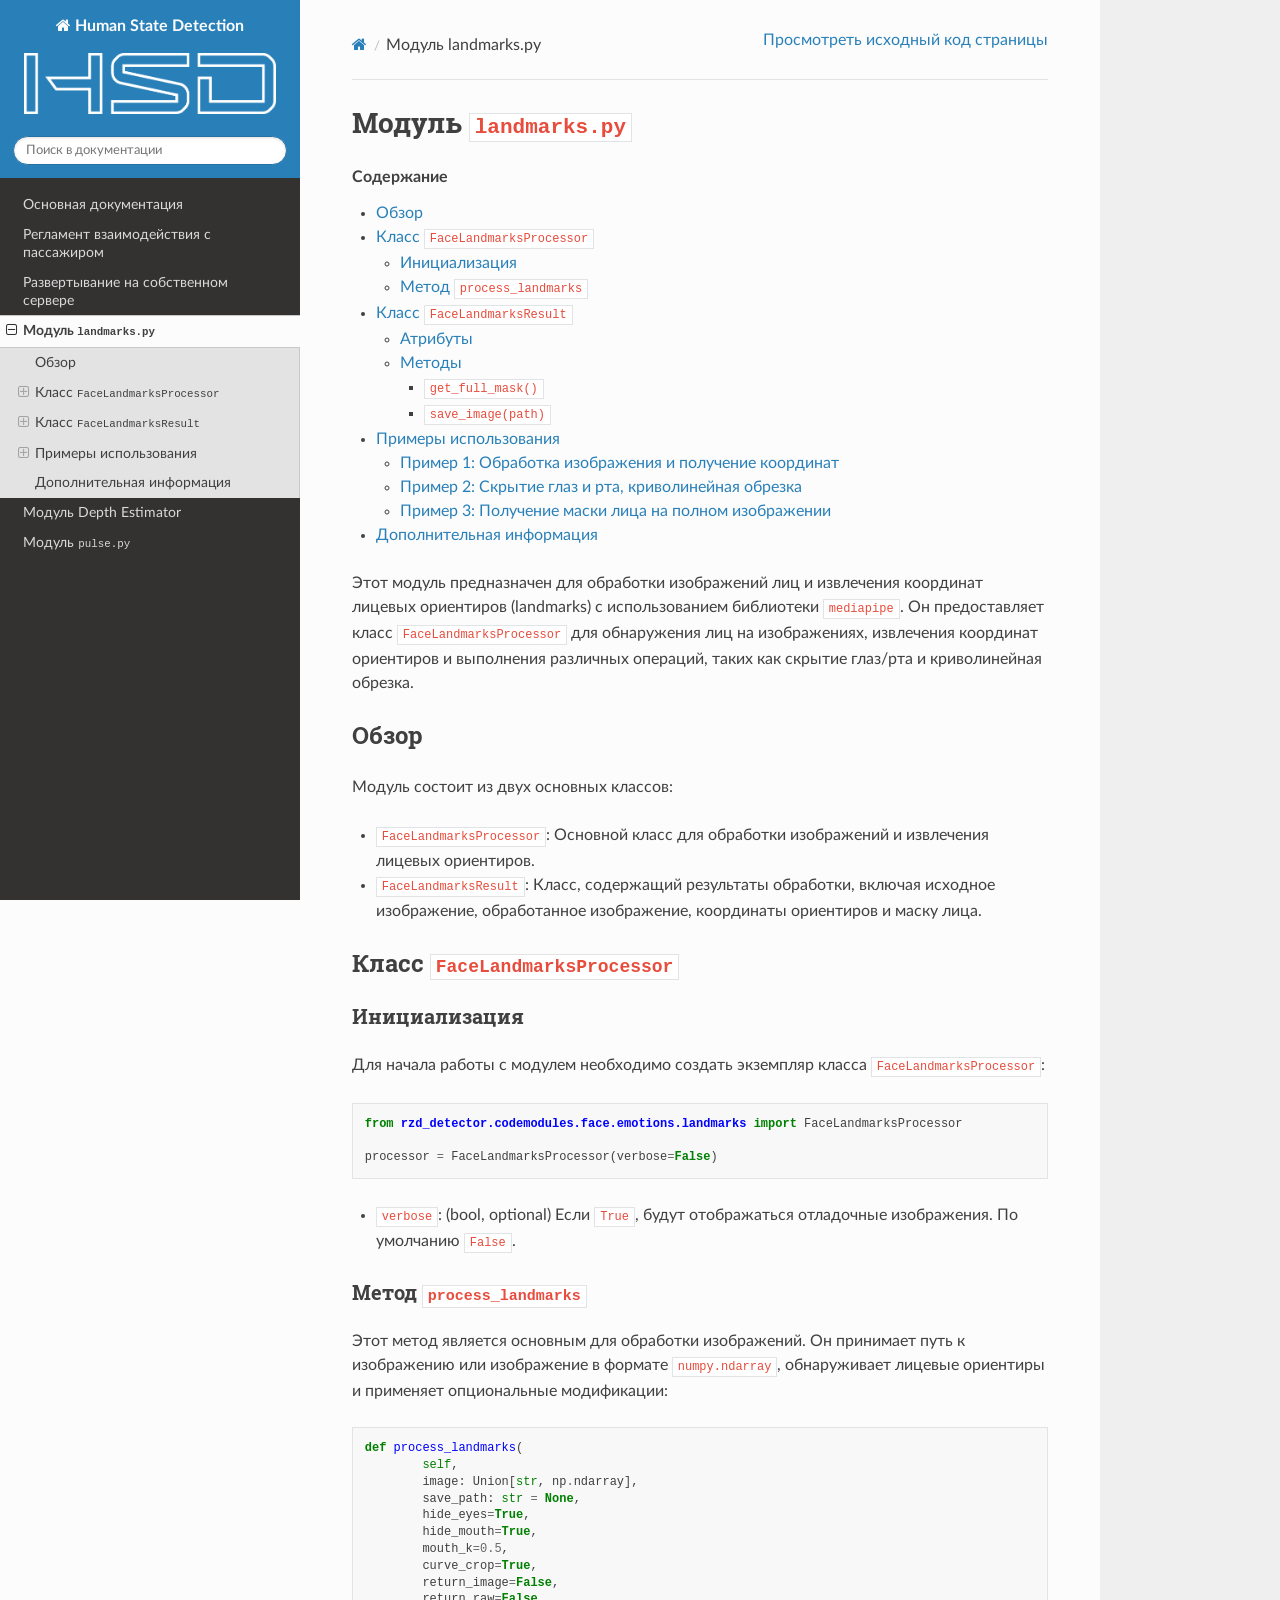
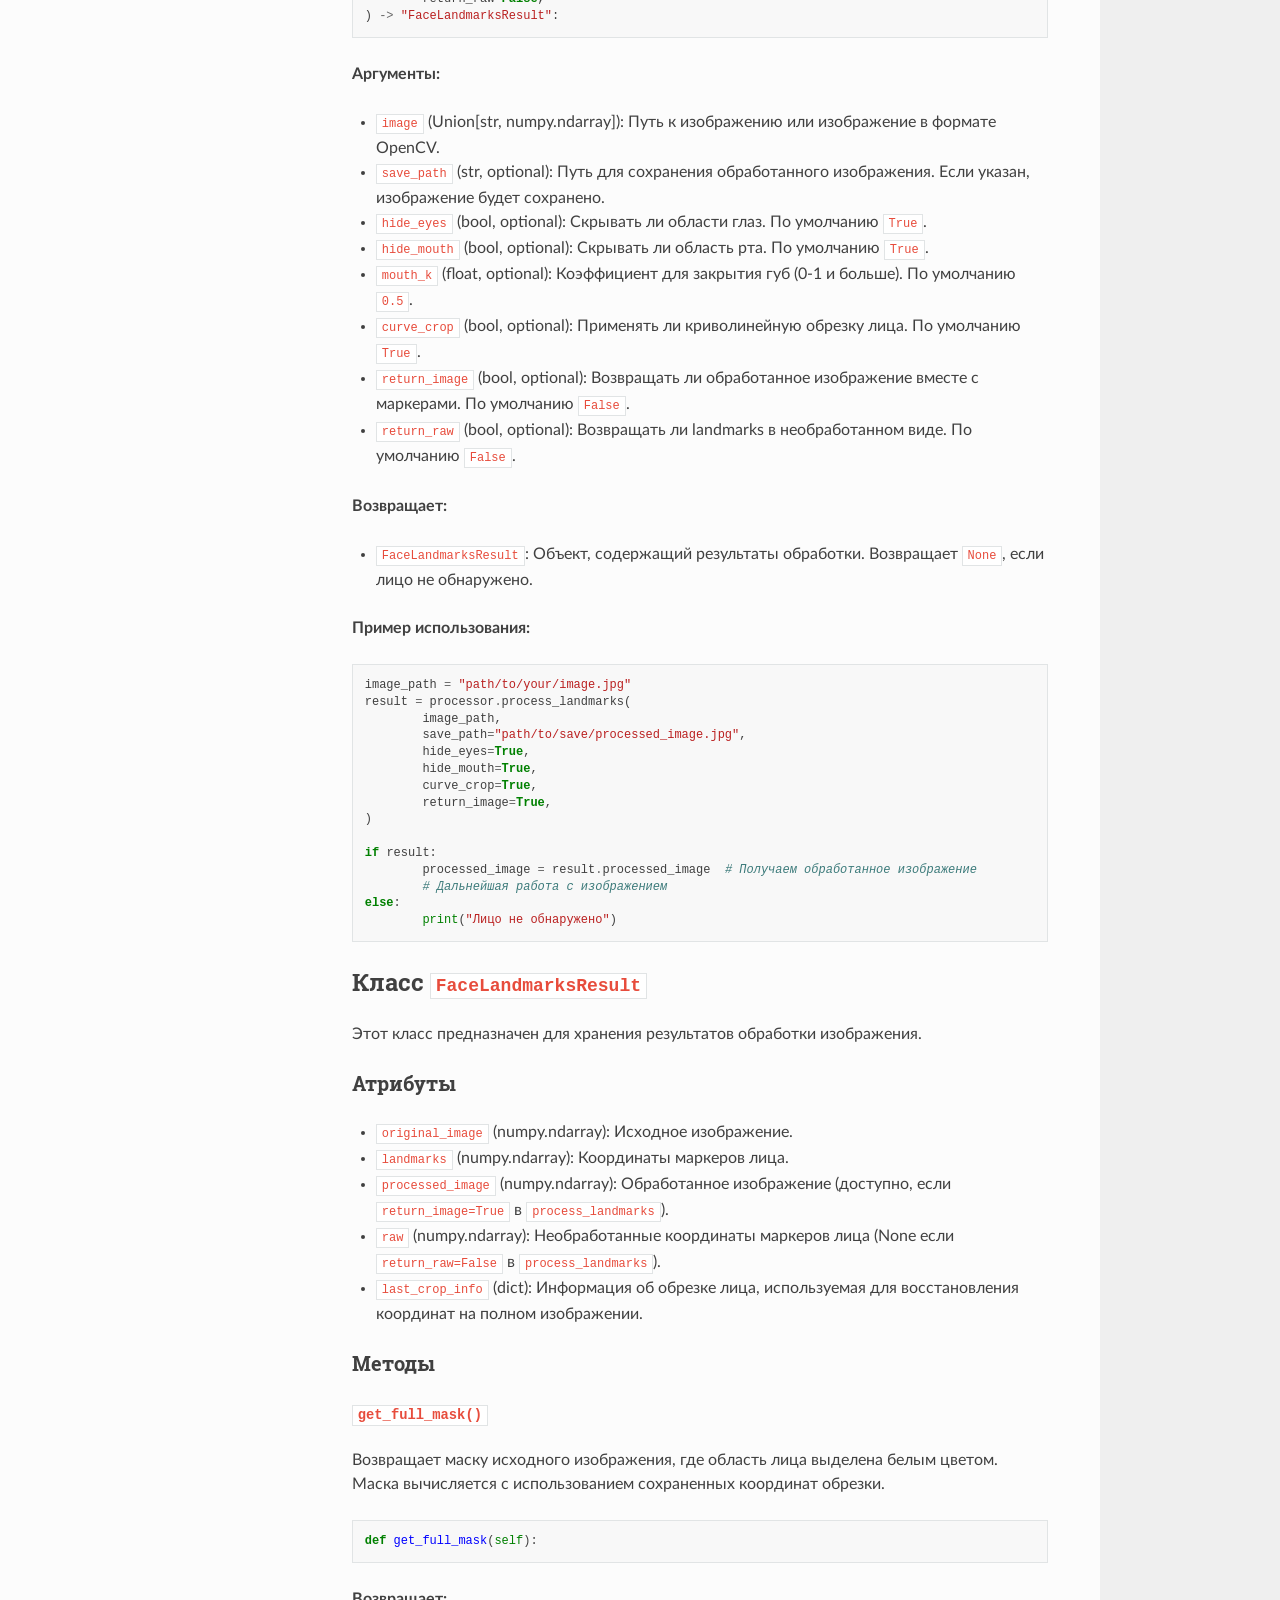
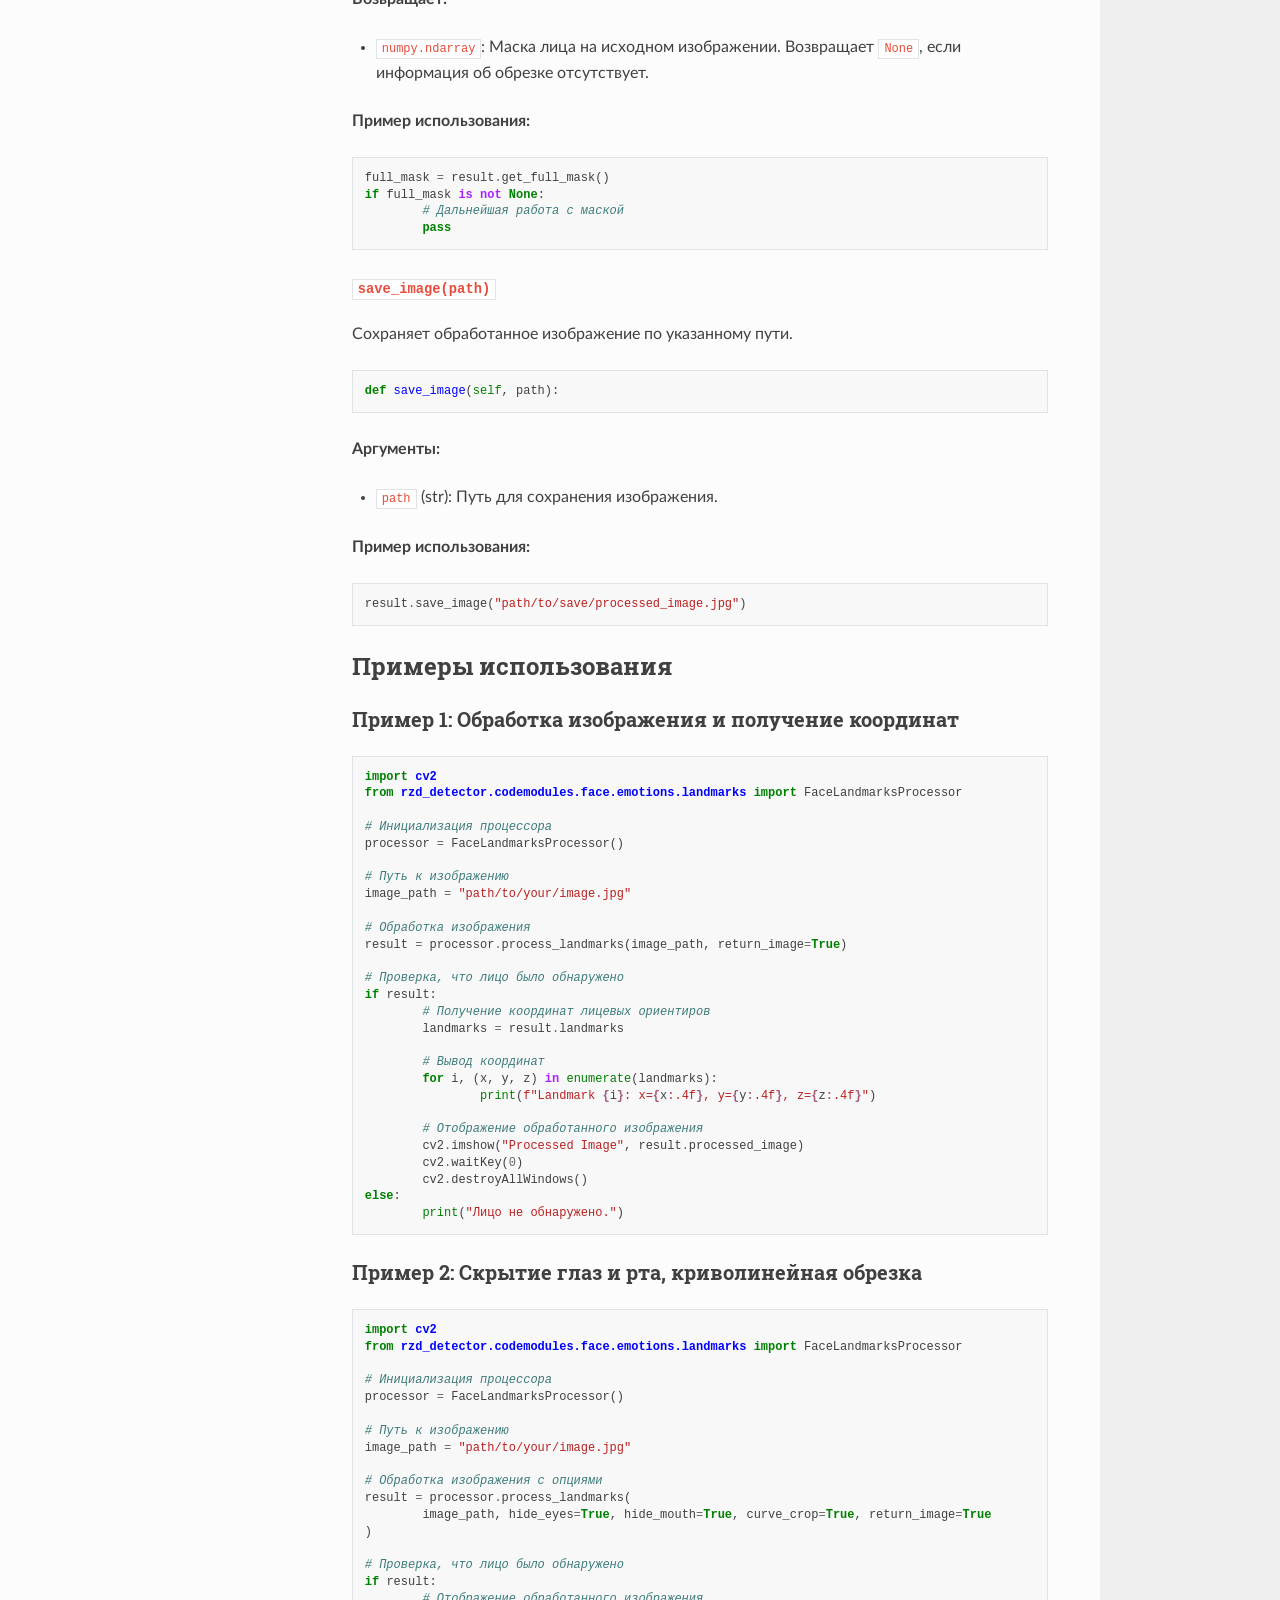
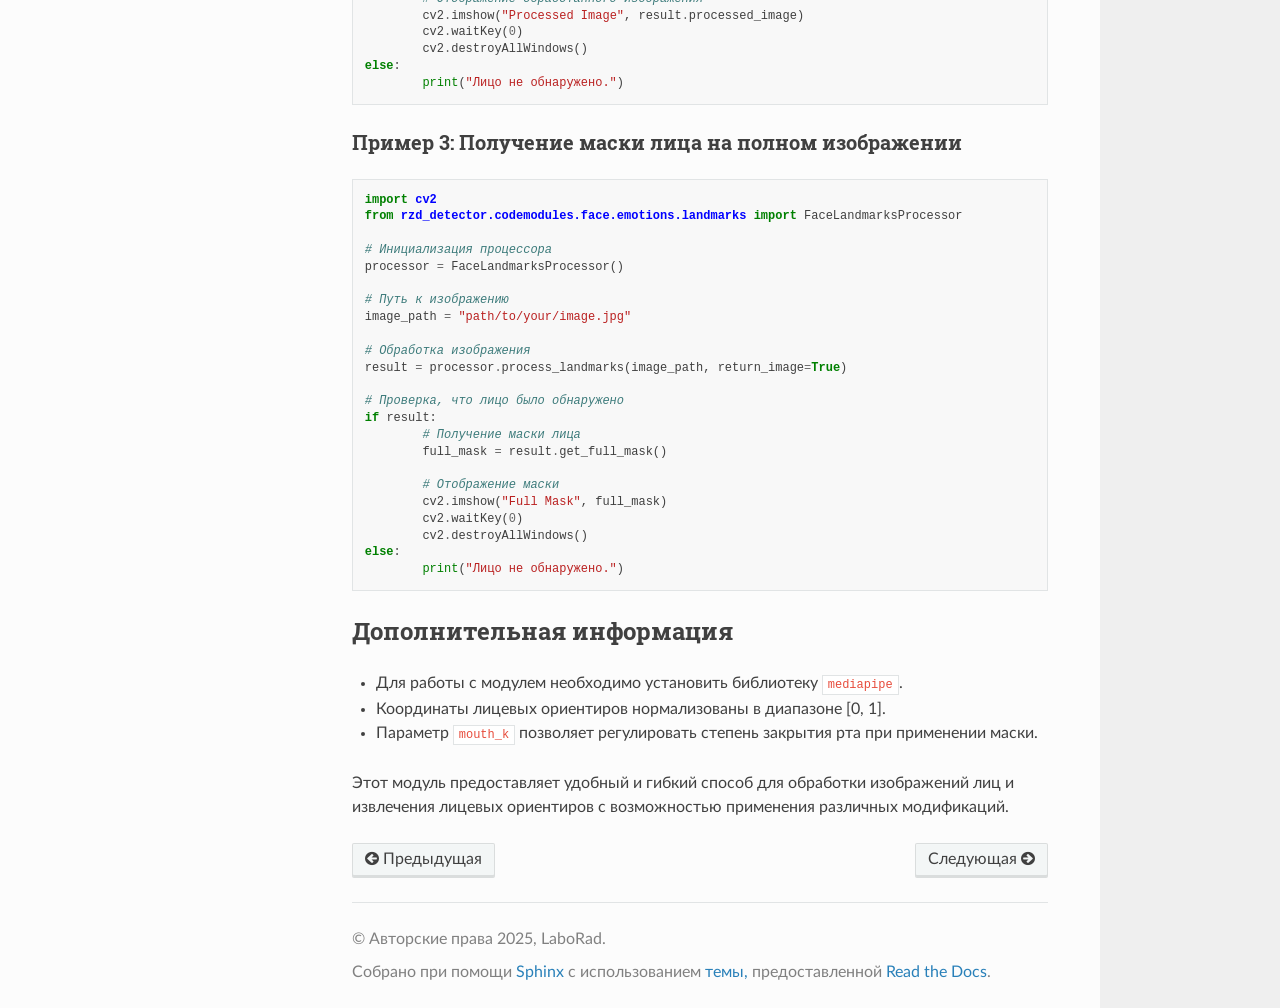
<file: moduleLms.html>
<!DOCTYPE html>
<html class="writer-html5" lang="ru" data-content_root="./">
<head>
  <meta charset="utf-8" /><meta name="viewport" content="width=device-width, initial-scale=1" />

  <meta name="viewport" content="width=device-width, initial-scale=1.0" />
  <title>Модуль landmarks.py &mdash; документация Human State Detection preview 1.2.1</title>
      <link rel="stylesheet" type="text/css" href="_static/pygments.css?v=b86133f3" />
      <link rel="stylesheet" type="text/css" href="_static/css/theme.css?v=e59714d7" />

  
      <script src="_static/jquery.js?v=5d32c60e"></script>
      <script src="_static/_sphinx_javascript_frameworks_compat.js?v=2cd50e6c"></script>
      <script src="_static/documentation_options.js?v=bc2f3c57"></script>
      <script src="_static/doctools.js?v=9a2dae69"></script>
      <script src="_static/sphinx_highlight.js?v=dc90522c"></script>
      <script src="_static/translations.js?v=9bfe3ffa"></script>
    <script src="_static/js/theme.js"></script>
    <link rel="index" title="Алфавитный указатель" href="genindex.html" />
    <link rel="search" title="Поиск" href="search.html" />
    <link rel="next" title="Модуль Depth Estimator" href="moduleDE.html" />
    <link rel="prev" title="Развертывание на собственном сервере" href="server.html" /> 
</head>

<body class="wy-body-for-nav"> 
  <div class="wy-grid-for-nav">
    <nav data-toggle="wy-nav-shift" class="wy-nav-side">
      <div class="wy-side-scroll">
        <div class="wy-side-nav-search" >

          
          
          <a href="index.html" class="icon icon-home">
            Human State Detection
              <img src="_static/text1.png" class="logo" alt="Логотип"/>
          </a>
<div role="search">
  <form id="rtd-search-form" class="wy-form" action="search.html" method="get">
    <input type="text" name="q" placeholder="Поиск в документации" aria-label="Поиск в документации" />
    <input type="hidden" name="check_keywords" value="yes" />
    <input type="hidden" name="area" value="default" />
  </form>
</div>
        </div><div class="wy-menu wy-menu-vertical" data-spy="affix" role="navigation" aria-label="Меню навигации">
              <ul class="current">
<li class="toctree-l1"><a class="reference internal" href="main.html">Основная документация</a></li>
<li class="toctree-l1"><a class="reference internal" href="regulations.html">Регламент взаимодействия с пассажиром</a></li>
<li class="toctree-l1"><a class="reference internal" href="server.html">Развертывание на собственном сервере</a></li>
<li class="toctree-l1 current"><a class="current reference internal" href="#">Модуль <code class="docutils literal notranslate"><span class="pre">landmarks.py</span></code></a><ul>
<li class="toctree-l2"><a class="reference internal" href="#id2">Обзор</a></li>
<li class="toctree-l2"><a class="reference internal" href="#facelandmarksprocessor">Класс <code class="docutils literal notranslate"><span class="pre">FaceLandmarksProcessor</span></code></a><ul>
<li class="toctree-l3"><a class="reference internal" href="#id3">Инициализация</a></li>
<li class="toctree-l3"><a class="reference internal" href="#process-landmarks">Метод <code class="docutils literal notranslate"><span class="pre">process_landmarks</span></code></a></li>
</ul>
</li>
<li class="toctree-l2"><a class="reference internal" href="#facelandmarksresult">Класс <code class="docutils literal notranslate"><span class="pre">FaceLandmarksResult</span></code></a><ul>
<li class="toctree-l3"><a class="reference internal" href="#id4">Атрибуты</a></li>
<li class="toctree-l3"><a class="reference internal" href="#id5">Методы</a><ul>
<li class="toctree-l4"><a class="reference internal" href="#get-full-mask"><code class="docutils literal notranslate"><span class="pre">get_full_mask()</span></code></a></li>
<li class="toctree-l4"><a class="reference internal" href="#save-image-path"><code class="docutils literal notranslate"><span class="pre">save_image(path)</span></code></a></li>
</ul>
</li>
</ul>
</li>
<li class="toctree-l2"><a class="reference internal" href="#id6">Примеры использования</a><ul>
<li class="toctree-l3"><a class="reference internal" href="#id7">Пример 1: Обработка изображения и получение координат</a></li>
<li class="toctree-l3"><a class="reference internal" href="#id8">Пример 2: Скрытие глаз и рта, криволинейная обрезка</a></li>
<li class="toctree-l3"><a class="reference internal" href="#id9">Пример 3: Получение маски лица на полном изображении</a></li>
</ul>
</li>
<li class="toctree-l2"><a class="reference internal" href="#id10">Дополнительная информация</a></li>
</ul>
</li>
<li class="toctree-l1"><a class="reference internal" href="moduleDE.html">Модуль Depth Estimator</a></li>
<li class="toctree-l1"><a class="reference internal" href="modulePulse.html">Модуль <code class="docutils literal notranslate"><span class="pre">pulse.py</span></code></a></li>
</ul>

        </div>
      </div>
    </nav>

    <section data-toggle="wy-nav-shift" class="wy-nav-content-wrap"><nav class="wy-nav-top" aria-label="Меню навигации для мобильных устройств" >
          <i data-toggle="wy-nav-top" class="fa fa-bars"></i>
          <a href="index.html">Human State Detection</a>
      </nav>

      <div class="wy-nav-content">
        <div class="rst-content">
          <div role="navigation" aria-label="Навигация по страницам">
  <ul class="wy-breadcrumbs">
      <li><a href="index.html" class="icon icon-home" aria-label="Home"></a></li>
      <li class="breadcrumb-item active">Модуль <code class="docutils literal notranslate"><span class="pre">landmarks.py</span></code></li>
      <li class="wy-breadcrumbs-aside">
            <a href="_sources/moduleLms.rst.txt" rel="nofollow"> Просмотреть исходный код страницы</a>
      </li>
  </ul>
  <hr/>
</div>
          <div role="main" class="document" itemscope="itemscope" itemtype="http://schema.org/Article">
           <div itemprop="articleBody">
             
  <section id="landmarks-py">
<h1>Модуль <code class="docutils literal notranslate"><span class="pre">landmarks.py</span></code><a class="headerlink" href="#landmarks-py" title="Ссылка на этот заголовок"></a></h1>
<nav class="contents local" id="id1">
<p class="topic-title">Содержание</p>
<ul class="simple">
<li><p><a class="reference internal" href="#id2" id="id11">Обзор</a></p></li>
<li><p><a class="reference internal" href="#facelandmarksprocessor" id="id12">Класс <code class="docutils literal notranslate"><span class="pre">FaceLandmarksProcessor</span></code></a></p>
<ul>
<li><p><a class="reference internal" href="#id3" id="id13">Инициализация</a></p></li>
<li><p><a class="reference internal" href="#process-landmarks" id="id14">Метод <code class="docutils literal notranslate"><span class="pre">process_landmarks</span></code></a></p></li>
</ul>
</li>
<li><p><a class="reference internal" href="#facelandmarksresult" id="id15">Класс <code class="docutils literal notranslate"><span class="pre">FaceLandmarksResult</span></code></a></p>
<ul>
<li><p><a class="reference internal" href="#id4" id="id16">Атрибуты</a></p></li>
<li><p><a class="reference internal" href="#id5" id="id17">Методы</a></p>
<ul>
<li><p><a class="reference internal" href="#get-full-mask" id="id18"><code class="docutils literal notranslate"><span class="pre">get_full_mask()</span></code></a></p></li>
<li><p><a class="reference internal" href="#save-image-path" id="id19"><code class="docutils literal notranslate"><span class="pre">save_image(path)</span></code></a></p></li>
</ul>
</li>
</ul>
</li>
<li><p><a class="reference internal" href="#id6" id="id20">Примеры использования</a></p>
<ul>
<li><p><a class="reference internal" href="#id7" id="id21">Пример 1: Обработка изображения и получение координат</a></p></li>
<li><p><a class="reference internal" href="#id8" id="id22">Пример 2: Скрытие глаз и рта, криволинейная обрезка</a></p></li>
<li><p><a class="reference internal" href="#id9" id="id23">Пример 3: Получение маски лица на полном изображении</a></p></li>
</ul>
</li>
<li><p><a class="reference internal" href="#id10" id="id24">Дополнительная информация</a></p></li>
</ul>
</nav>
<p>Этот модуль предназначен для обработки изображений лиц и извлечения координат лицевых ориентиров (landmarks) с использованием библиотеки <code class="docutils literal notranslate"><span class="pre">mediapipe</span></code>. Он предоставляет класс <code class="docutils literal notranslate"><span class="pre">FaceLandmarksProcessor</span></code> для обнаружения лиц на изображениях, извлечения координат ориентиров и выполнения различных операций, таких как скрытие глаз/рта и криволинейная обрезка.</p>
<section id="id2">
<h2><a class="toc-backref" href="#id11" role="doc-backlink">Обзор</a><a class="headerlink" href="#id2" title="Ссылка на этот заголовок"></a></h2>
<p>Модуль состоит из двух основных классов:</p>
<ul class="simple">
<li><p><code class="docutils literal notranslate"><span class="pre">FaceLandmarksProcessor</span></code>: Основной класс для обработки изображений и извлечения лицевых ориентиров.</p></li>
<li><p><code class="docutils literal notranslate"><span class="pre">FaceLandmarksResult</span></code>: Класс, содержащий результаты обработки, включая исходное изображение, обработанное изображение, координаты ориентиров и маску лица.</p></li>
</ul>
</section>
<section id="facelandmarksprocessor">
<h2><a class="toc-backref" href="#id12" role="doc-backlink">Класс <code class="docutils literal notranslate"><span class="pre">FaceLandmarksProcessor</span></code></a><a class="headerlink" href="#facelandmarksprocessor" title="Ссылка на этот заголовок"></a></h2>
<section id="id3">
<h3><a class="toc-backref" href="#id13" role="doc-backlink">Инициализация</a><a class="headerlink" href="#id3" title="Ссылка на этот заголовок"></a></h3>
<p>Для начала работы с модулем необходимо создать экземпляр класса <code class="docutils literal notranslate"><span class="pre">FaceLandmarksProcessor</span></code>:</p>
<div class="highlight-default notranslate"><div class="highlight"><pre><span></span><span class="kn">from</span><span class="w"> </span><span class="nn">rzd_detector.codemodules.face.emotions.landmarks</span><span class="w"> </span><span class="kn">import</span> <span class="n">FaceLandmarksProcessor</span>

<span class="n">processor</span> <span class="o">=</span> <span class="n">FaceLandmarksProcessor</span><span class="p">(</span><span class="n">verbose</span><span class="o">=</span><span class="kc">False</span><span class="p">)</span>
</pre></div>
</div>
<ul class="simple">
<li><p><code class="docutils literal notranslate"><span class="pre">verbose</span></code>: (bool, optional) Если <code class="docutils literal notranslate"><span class="pre">True</span></code>, будут отображаться отладочные изображения. По умолчанию <code class="docutils literal notranslate"><span class="pre">False</span></code>.</p></li>
</ul>
</section>
<section id="process-landmarks">
<h3><a class="toc-backref" href="#id14" role="doc-backlink">Метод <code class="docutils literal notranslate"><span class="pre">process_landmarks</span></code></a><a class="headerlink" href="#process-landmarks" title="Ссылка на этот заголовок"></a></h3>
<p>Этот метод является основным для обработки изображений. Он принимает путь к изображению или изображение в формате <code class="docutils literal notranslate"><span class="pre">numpy.ndarray</span></code>, обнаруживает лицевые ориентиры и применяет опциональные модификации:</p>
<div class="highlight-default notranslate"><div class="highlight"><pre><span></span><span class="k">def</span><span class="w"> </span><span class="nf">process_landmarks</span><span class="p">(</span>
        <span class="bp">self</span><span class="p">,</span>
        <span class="n">image</span><span class="p">:</span> <span class="n">Union</span><span class="p">[</span><span class="nb">str</span><span class="p">,</span> <span class="n">np</span><span class="o">.</span><span class="n">ndarray</span><span class="p">],</span>
        <span class="n">save_path</span><span class="p">:</span> <span class="nb">str</span> <span class="o">=</span> <span class="kc">None</span><span class="p">,</span>
        <span class="n">hide_eyes</span><span class="o">=</span><span class="kc">True</span><span class="p">,</span>
        <span class="n">hide_mouth</span><span class="o">=</span><span class="kc">True</span><span class="p">,</span>
        <span class="n">mouth_k</span><span class="o">=</span><span class="mf">0.5</span><span class="p">,</span>
        <span class="n">curve_crop</span><span class="o">=</span><span class="kc">True</span><span class="p">,</span>
        <span class="n">return_image</span><span class="o">=</span><span class="kc">False</span><span class="p">,</span>
        <span class="n">return_raw</span><span class="o">=</span><span class="kc">False</span><span class="p">,</span>
<span class="p">)</span> <span class="o">-&gt;</span> <span class="s2">&quot;FaceLandmarksResult&quot;</span><span class="p">:</span>
</pre></div>
</div>
<p><strong>Аргументы:</strong></p>
<ul class="simple">
<li><p><code class="docutils literal notranslate"><span class="pre">image</span></code> (Union[str, numpy.ndarray]): Путь к изображению или изображение в формате OpenCV.</p></li>
<li><p><code class="docutils literal notranslate"><span class="pre">save_path</span></code> (str, optional): Путь для сохранения обработанного изображения. Если указан, изображение будет сохранено.</p></li>
<li><p><code class="docutils literal notranslate"><span class="pre">hide_eyes</span></code> (bool, optional): Скрывать ли области глаз. По умолчанию <code class="docutils literal notranslate"><span class="pre">True</span></code>.</p></li>
<li><p><code class="docutils literal notranslate"><span class="pre">hide_mouth</span></code> (bool, optional): Скрывать ли область рта. По умолчанию <code class="docutils literal notranslate"><span class="pre">True</span></code>.</p></li>
<li><p><code class="docutils literal notranslate"><span class="pre">mouth_k</span></code> (float, optional): Коэффициент для закрытия губ (0-1 и больше). По умолчанию <code class="docutils literal notranslate"><span class="pre">0.5</span></code>.</p></li>
<li><p><code class="docutils literal notranslate"><span class="pre">curve_crop</span></code> (bool, optional): Применять ли криволинейную обрезку лица. По умолчанию <code class="docutils literal notranslate"><span class="pre">True</span></code>.</p></li>
<li><p><code class="docutils literal notranslate"><span class="pre">return_image</span></code> (bool, optional): Возвращать ли обработанное изображение вместе с маркерами. По умолчанию <code class="docutils literal notranslate"><span class="pre">False</span></code>.</p></li>
<li><p><code class="docutils literal notranslate"><span class="pre">return_raw</span></code> (bool, optional): Возвращать ли landmarks в необработанном виде. По умолчанию <code class="docutils literal notranslate"><span class="pre">False</span></code>.</p></li>
</ul>
<p><strong>Возвращает:</strong></p>
<ul class="simple">
<li><p><code class="docutils literal notranslate"><span class="pre">FaceLandmarksResult</span></code>: Объект, содержащий результаты обработки. Возвращает <code class="docutils literal notranslate"><span class="pre">None</span></code>, если лицо не обнаружено.</p></li>
</ul>
<p><strong>Пример использования:</strong></p>
<div class="highlight-default notranslate"><div class="highlight"><pre><span></span><span class="n">image_path</span> <span class="o">=</span> <span class="s2">&quot;path/to/your/image.jpg&quot;</span>
<span class="n">result</span> <span class="o">=</span> <span class="n">processor</span><span class="o">.</span><span class="n">process_landmarks</span><span class="p">(</span>
        <span class="n">image_path</span><span class="p">,</span>
        <span class="n">save_path</span><span class="o">=</span><span class="s2">&quot;path/to/save/processed_image.jpg&quot;</span><span class="p">,</span>
        <span class="n">hide_eyes</span><span class="o">=</span><span class="kc">True</span><span class="p">,</span>
        <span class="n">hide_mouth</span><span class="o">=</span><span class="kc">True</span><span class="p">,</span>
        <span class="n">curve_crop</span><span class="o">=</span><span class="kc">True</span><span class="p">,</span>
        <span class="n">return_image</span><span class="o">=</span><span class="kc">True</span><span class="p">,</span>
<span class="p">)</span>

<span class="k">if</span> <span class="n">result</span><span class="p">:</span>
        <span class="n">processed_image</span> <span class="o">=</span> <span class="n">result</span><span class="o">.</span><span class="n">processed_image</span>  <span class="c1"># Получаем обработанное изображение</span>
        <span class="c1"># Дальнейшая работа с изображением</span>
<span class="k">else</span><span class="p">:</span>
        <span class="nb">print</span><span class="p">(</span><span class="s2">&quot;Лицо не обнаружено&quot;</span><span class="p">)</span>
</pre></div>
</div>
</section>
</section>
<section id="facelandmarksresult">
<h2><a class="toc-backref" href="#id15" role="doc-backlink">Класс <code class="docutils literal notranslate"><span class="pre">FaceLandmarksResult</span></code></a><a class="headerlink" href="#facelandmarksresult" title="Ссылка на этот заголовок"></a></h2>
<p>Этот класс предназначен для хранения результатов обработки изображения.</p>
<section id="id4">
<h3><a class="toc-backref" href="#id16" role="doc-backlink">Атрибуты</a><a class="headerlink" href="#id4" title="Ссылка на этот заголовок"></a></h3>
<ul class="simple">
<li><p><code class="docutils literal notranslate"><span class="pre">original_image</span></code> (numpy.ndarray): Исходное изображение.</p></li>
<li><p><code class="docutils literal notranslate"><span class="pre">landmarks</span></code> (numpy.ndarray): Координаты маркеров лица.</p></li>
<li><p><code class="docutils literal notranslate"><span class="pre">processed_image</span></code> (numpy.ndarray): Обработанное изображение (доступно, если <code class="docutils literal notranslate"><span class="pre">return_image=True</span></code> в <code class="docutils literal notranslate"><span class="pre">process_landmarks</span></code>).</p></li>
<li><p><code class="docutils literal notranslate"><span class="pre">raw</span></code> (numpy.ndarray): Необработанные координаты маркеров лица (None если <code class="docutils literal notranslate"><span class="pre">return_raw=False</span></code> в <code class="docutils literal notranslate"><span class="pre">process_landmarks</span></code>).</p></li>
<li><p><code class="docutils literal notranslate"><span class="pre">last_crop_info</span></code> (dict): Информация об обрезке лица, используемая для восстановления координат на полном изображении.</p></li>
</ul>
</section>
<section id="id5">
<h3><a class="toc-backref" href="#id17" role="doc-backlink">Методы</a><a class="headerlink" href="#id5" title="Ссылка на этот заголовок"></a></h3>
<section id="get-full-mask">
<h4><a class="toc-backref" href="#id18" role="doc-backlink"><code class="docutils literal notranslate"><span class="pre">get_full_mask()</span></code></a><a class="headerlink" href="#get-full-mask" title="Ссылка на этот заголовок"></a></h4>
<p>Возвращает маску исходного изображения, где область лица выделена белым цветом. Маска вычисляется с использованием сохраненных координат обрезки.</p>
<div class="highlight-default notranslate"><div class="highlight"><pre><span></span><span class="k">def</span><span class="w"> </span><span class="nf">get_full_mask</span><span class="p">(</span><span class="bp">self</span><span class="p">):</span>
</pre></div>
</div>
<p><strong>Возвращает:</strong></p>
<ul class="simple">
<li><p><code class="docutils literal notranslate"><span class="pre">numpy.ndarray</span></code>: Маска лица на исходном изображении. Возвращает <code class="docutils literal notranslate"><span class="pre">None</span></code>, если информация об обрезке отсутствует.</p></li>
</ul>
<p><strong>Пример использования:</strong></p>
<div class="highlight-default notranslate"><div class="highlight"><pre><span></span><span class="n">full_mask</span> <span class="o">=</span> <span class="n">result</span><span class="o">.</span><span class="n">get_full_mask</span><span class="p">()</span>
<span class="k">if</span> <span class="n">full_mask</span> <span class="ow">is</span> <span class="ow">not</span> <span class="kc">None</span><span class="p">:</span>
        <span class="c1"># Дальнейшая работа с маской</span>
        <span class="k">pass</span>
</pre></div>
</div>
</section>
<section id="save-image-path">
<h4><a class="toc-backref" href="#id19" role="doc-backlink"><code class="docutils literal notranslate"><span class="pre">save_image(path)</span></code></a><a class="headerlink" href="#save-image-path" title="Ссылка на этот заголовок"></a></h4>
<p>Сохраняет обработанное изображение по указанному пути.</p>
<div class="highlight-default notranslate"><div class="highlight"><pre><span></span><span class="k">def</span><span class="w"> </span><span class="nf">save_image</span><span class="p">(</span><span class="bp">self</span><span class="p">,</span> <span class="n">path</span><span class="p">):</span>
</pre></div>
</div>
<p><strong>Аргументы:</strong></p>
<ul class="simple">
<li><p><code class="docutils literal notranslate"><span class="pre">path</span></code> (str): Путь для сохранения изображения.</p></li>
</ul>
<p><strong>Пример использования:</strong></p>
<div class="highlight-default notranslate"><div class="highlight"><pre><span></span><span class="n">result</span><span class="o">.</span><span class="n">save_image</span><span class="p">(</span><span class="s2">&quot;path/to/save/processed_image.jpg&quot;</span><span class="p">)</span>
</pre></div>
</div>
</section>
</section>
</section>
<section id="id6">
<h2><a class="toc-backref" href="#id20" role="doc-backlink">Примеры использования</a><a class="headerlink" href="#id6" title="Ссылка на этот заголовок"></a></h2>
<section id="id7">
<h3><a class="toc-backref" href="#id21" role="doc-backlink">Пример 1: Обработка изображения и получение координат</a><a class="headerlink" href="#id7" title="Ссылка на этот заголовок"></a></h3>
<div class="highlight-default notranslate"><div class="highlight"><pre><span></span><span class="kn">import</span><span class="w"> </span><span class="nn">cv2</span>
<span class="kn">from</span><span class="w"> </span><span class="nn">rzd_detector.codemodules.face.emotions.landmarks</span><span class="w"> </span><span class="kn">import</span> <span class="n">FaceLandmarksProcessor</span>

<span class="c1"># Инициализация процессора</span>
<span class="n">processor</span> <span class="o">=</span> <span class="n">FaceLandmarksProcessor</span><span class="p">()</span>

<span class="c1"># Путь к изображению</span>
<span class="n">image_path</span> <span class="o">=</span> <span class="s2">&quot;path/to/your/image.jpg&quot;</span>

<span class="c1"># Обработка изображения</span>
<span class="n">result</span> <span class="o">=</span> <span class="n">processor</span><span class="o">.</span><span class="n">process_landmarks</span><span class="p">(</span><span class="n">image_path</span><span class="p">,</span> <span class="n">return_image</span><span class="o">=</span><span class="kc">True</span><span class="p">)</span>

<span class="c1"># Проверка, что лицо было обнаружено</span>
<span class="k">if</span> <span class="n">result</span><span class="p">:</span>
        <span class="c1"># Получение координат лицевых ориентиров</span>
        <span class="n">landmarks</span> <span class="o">=</span> <span class="n">result</span><span class="o">.</span><span class="n">landmarks</span>

        <span class="c1"># Вывод координат</span>
        <span class="k">for</span> <span class="n">i</span><span class="p">,</span> <span class="p">(</span><span class="n">x</span><span class="p">,</span> <span class="n">y</span><span class="p">,</span> <span class="n">z</span><span class="p">)</span> <span class="ow">in</span> <span class="nb">enumerate</span><span class="p">(</span><span class="n">landmarks</span><span class="p">):</span>
                <span class="nb">print</span><span class="p">(</span><span class="sa">f</span><span class="s2">&quot;Landmark </span><span class="si">{</span><span class="n">i</span><span class="si">}</span><span class="s2">: x=</span><span class="si">{</span><span class="n">x</span><span class="si">:</span><span class="s2">.4f</span><span class="si">}</span><span class="s2">, y=</span><span class="si">{</span><span class="n">y</span><span class="si">:</span><span class="s2">.4f</span><span class="si">}</span><span class="s2">, z=</span><span class="si">{</span><span class="n">z</span><span class="si">:</span><span class="s2">.4f</span><span class="si">}</span><span class="s2">&quot;</span><span class="p">)</span>

        <span class="c1"># Отображение обработанного изображения</span>
        <span class="n">cv2</span><span class="o">.</span><span class="n">imshow</span><span class="p">(</span><span class="s2">&quot;Processed Image&quot;</span><span class="p">,</span> <span class="n">result</span><span class="o">.</span><span class="n">processed_image</span><span class="p">)</span>
        <span class="n">cv2</span><span class="o">.</span><span class="n">waitKey</span><span class="p">(</span><span class="mi">0</span><span class="p">)</span>
        <span class="n">cv2</span><span class="o">.</span><span class="n">destroyAllWindows</span><span class="p">()</span>
<span class="k">else</span><span class="p">:</span>
        <span class="nb">print</span><span class="p">(</span><span class="s2">&quot;Лицо не обнаружено.&quot;</span><span class="p">)</span>
</pre></div>
</div>
</section>
<section id="id8">
<h3><a class="toc-backref" href="#id22" role="doc-backlink">Пример 2: Скрытие глаз и рта, криволинейная обрезка</a><a class="headerlink" href="#id8" title="Ссылка на этот заголовок"></a></h3>
<div class="highlight-default notranslate"><div class="highlight"><pre><span></span><span class="kn">import</span><span class="w"> </span><span class="nn">cv2</span>
<span class="kn">from</span><span class="w"> </span><span class="nn">rzd_detector.codemodules.face.emotions.landmarks</span><span class="w"> </span><span class="kn">import</span> <span class="n">FaceLandmarksProcessor</span>

<span class="c1"># Инициализация процессора</span>
<span class="n">processor</span> <span class="o">=</span> <span class="n">FaceLandmarksProcessor</span><span class="p">()</span>

<span class="c1"># Путь к изображению</span>
<span class="n">image_path</span> <span class="o">=</span> <span class="s2">&quot;path/to/your/image.jpg&quot;</span>

<span class="c1"># Обработка изображения с опциями</span>
<span class="n">result</span> <span class="o">=</span> <span class="n">processor</span><span class="o">.</span><span class="n">process_landmarks</span><span class="p">(</span>
        <span class="n">image_path</span><span class="p">,</span> <span class="n">hide_eyes</span><span class="o">=</span><span class="kc">True</span><span class="p">,</span> <span class="n">hide_mouth</span><span class="o">=</span><span class="kc">True</span><span class="p">,</span> <span class="n">curve_crop</span><span class="o">=</span><span class="kc">True</span><span class="p">,</span> <span class="n">return_image</span><span class="o">=</span><span class="kc">True</span>
<span class="p">)</span>

<span class="c1"># Проверка, что лицо было обнаружено</span>
<span class="k">if</span> <span class="n">result</span><span class="p">:</span>
        <span class="c1"># Отображение обработанного изображения</span>
        <span class="n">cv2</span><span class="o">.</span><span class="n">imshow</span><span class="p">(</span><span class="s2">&quot;Processed Image&quot;</span><span class="p">,</span> <span class="n">result</span><span class="o">.</span><span class="n">processed_image</span><span class="p">)</span>
        <span class="n">cv2</span><span class="o">.</span><span class="n">waitKey</span><span class="p">(</span><span class="mi">0</span><span class="p">)</span>
        <span class="n">cv2</span><span class="o">.</span><span class="n">destroyAllWindows</span><span class="p">()</span>
<span class="k">else</span><span class="p">:</span>
        <span class="nb">print</span><span class="p">(</span><span class="s2">&quot;Лицо не обнаружено.&quot;</span><span class="p">)</span>
</pre></div>
</div>
</section>
<section id="id9">
<h3><a class="toc-backref" href="#id23" role="doc-backlink">Пример 3: Получение маски лица на полном изображении</a><a class="headerlink" href="#id9" title="Ссылка на этот заголовок"></a></h3>
<div class="highlight-default notranslate"><div class="highlight"><pre><span></span><span class="kn">import</span><span class="w"> </span><span class="nn">cv2</span>
<span class="kn">from</span><span class="w"> </span><span class="nn">rzd_detector.codemodules.face.emotions.landmarks</span><span class="w"> </span><span class="kn">import</span> <span class="n">FaceLandmarksProcessor</span>

<span class="c1"># Инициализация процессора</span>
<span class="n">processor</span> <span class="o">=</span> <span class="n">FaceLandmarksProcessor</span><span class="p">()</span>

<span class="c1"># Путь к изображению</span>
<span class="n">image_path</span> <span class="o">=</span> <span class="s2">&quot;path/to/your/image.jpg&quot;</span>

<span class="c1"># Обработка изображения</span>
<span class="n">result</span> <span class="o">=</span> <span class="n">processor</span><span class="o">.</span><span class="n">process_landmarks</span><span class="p">(</span><span class="n">image_path</span><span class="p">,</span> <span class="n">return_image</span><span class="o">=</span><span class="kc">True</span><span class="p">)</span>

<span class="c1"># Проверка, что лицо было обнаружено</span>
<span class="k">if</span> <span class="n">result</span><span class="p">:</span>
        <span class="c1"># Получение маски лица</span>
        <span class="n">full_mask</span> <span class="o">=</span> <span class="n">result</span><span class="o">.</span><span class="n">get_full_mask</span><span class="p">()</span>

        <span class="c1"># Отображение маски</span>
        <span class="n">cv2</span><span class="o">.</span><span class="n">imshow</span><span class="p">(</span><span class="s2">&quot;Full Mask&quot;</span><span class="p">,</span> <span class="n">full_mask</span><span class="p">)</span>
        <span class="n">cv2</span><span class="o">.</span><span class="n">waitKey</span><span class="p">(</span><span class="mi">0</span><span class="p">)</span>
        <span class="n">cv2</span><span class="o">.</span><span class="n">destroyAllWindows</span><span class="p">()</span>
<span class="k">else</span><span class="p">:</span>
        <span class="nb">print</span><span class="p">(</span><span class="s2">&quot;Лицо не обнаружено.&quot;</span><span class="p">)</span>
</pre></div>
</div>
</section>
</section>
<section id="id10">
<h2><a class="toc-backref" href="#id24" role="doc-backlink">Дополнительная информация</a><a class="headerlink" href="#id10" title="Ссылка на этот заголовок"></a></h2>
<ul class="simple">
<li><p>Для работы с модулем необходимо установить библиотеку <code class="docutils literal notranslate"><span class="pre">mediapipe</span></code>.</p></li>
<li><p>Координаты лицевых ориентиров нормализованы в диапазоне [0, 1].</p></li>
<li><p>Параметр <code class="docutils literal notranslate"><span class="pre">mouth_k</span></code> позволяет регулировать степень закрытия рта при применении маски.</p></li>
</ul>
<p>Этот модуль предоставляет удобный и гибкий способ для обработки изображений лиц и извлечения лицевых ориентиров с возможностью применения различных модификаций.</p>
</section>
</section>


           </div>
          </div>
          <footer><div class="rst-footer-buttons" role="navigation" aria-label="Нижняя область">
        <a href="server.html" class="btn btn-neutral float-left" title="Развертывание на собственном сервере" accesskey="p" rel="prev"><span class="fa fa-arrow-circle-left" aria-hidden="true"></span> Предыдущая</a>
        <a href="moduleDE.html" class="btn btn-neutral float-right" title="Модуль Depth Estimator" accesskey="n" rel="next">Следующая <span class="fa fa-arrow-circle-right" aria-hidden="true"></span></a>
    </div>

  <hr/>

  <div role="contentinfo">
    <p>&#169; Авторские права 2025, LaboRad. </p>
  </div>

  Собрано при помощи <a href="https://www.sphinx-doc.org/">Sphinx</a> с использованием
    <a href="https://github.com/readthedocs/sphinx_rtd_theme">темы,</a>
    предоставленной <a href="https://readthedocs.org">Read the Docs</a>.
   

</footer>
        </div>
      </div>
    </section>
  </div>
  <script>
      jQuery(function () {
          SphinxRtdTheme.Navigation.enable(true);
      });
  </script> 

</body>
</html>
</file>
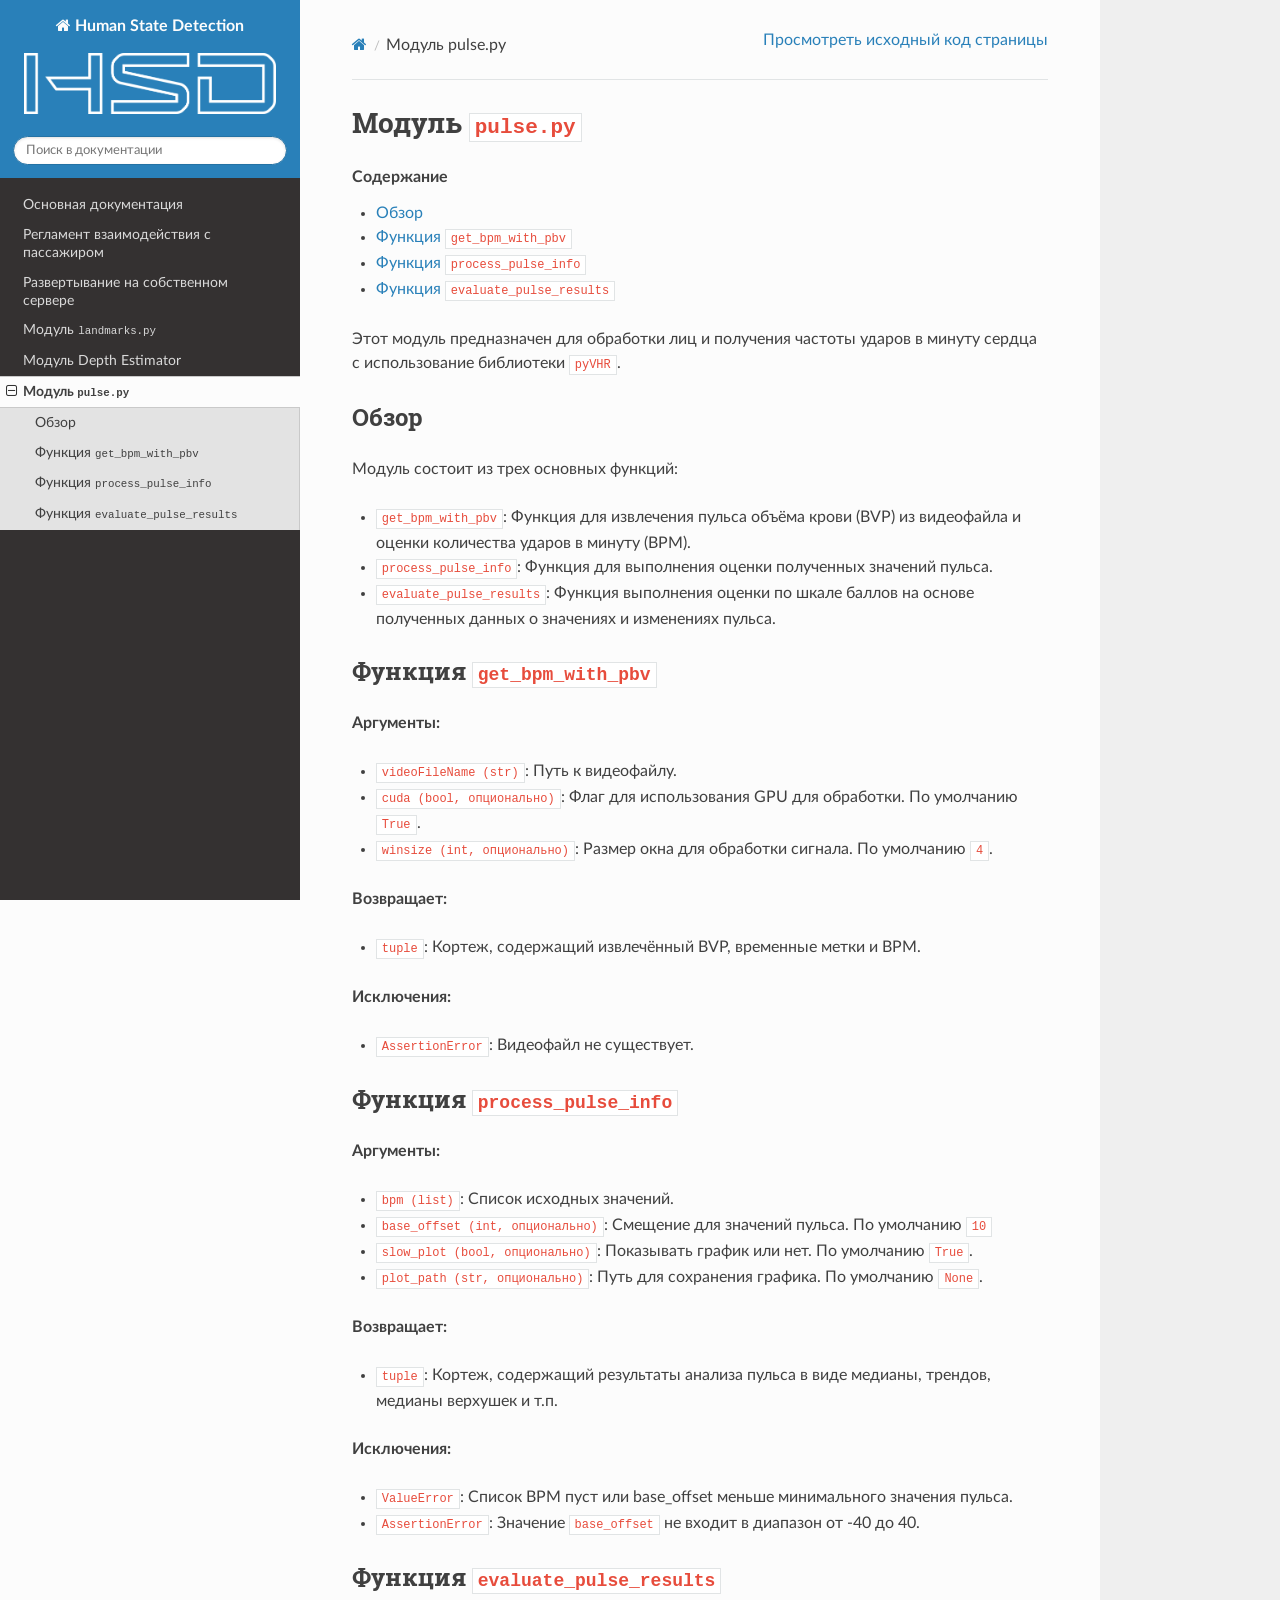
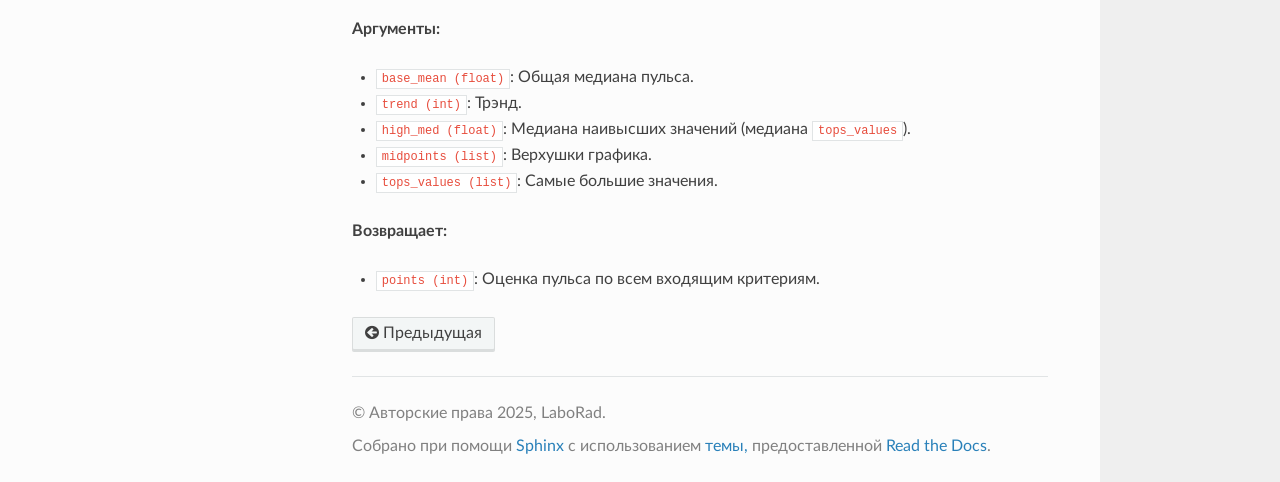
<file: modulePulse.html>
<!DOCTYPE html>
<html class="writer-html5" lang="ru" data-content_root="./">
<head>
  <meta charset="utf-8" /><meta name="viewport" content="width=device-width, initial-scale=1" />

  <meta name="viewport" content="width=device-width, initial-scale=1.0" />
  <title>Модуль pulse.py &mdash; документация Human State Detection preview 1.2.1</title>
      <link rel="stylesheet" type="text/css" href="_static/pygments.css?v=b86133f3" />
      <link rel="stylesheet" type="text/css" href="_static/css/theme.css?v=e59714d7" />

  
      <script src="_static/jquery.js?v=5d32c60e"></script>
      <script src="_static/_sphinx_javascript_frameworks_compat.js?v=2cd50e6c"></script>
      <script src="_static/documentation_options.js?v=bc2f3c57"></script>
      <script src="_static/doctools.js?v=9a2dae69"></script>
      <script src="_static/sphinx_highlight.js?v=dc90522c"></script>
      <script src="_static/translations.js?v=9bfe3ffa"></script>
    <script src="_static/js/theme.js"></script>
    <link rel="index" title="Алфавитный указатель" href="genindex.html" />
    <link rel="search" title="Поиск" href="search.html" />
    <link rel="prev" title="Модуль Depth Estimator" href="moduleDE.html" /> 
</head>

<body class="wy-body-for-nav"> 
  <div class="wy-grid-for-nav">
    <nav data-toggle="wy-nav-shift" class="wy-nav-side">
      <div class="wy-side-scroll">
        <div class="wy-side-nav-search" >

          
          
          <a href="index.html" class="icon icon-home">
            Human State Detection
              <img src="_static/text1.png" class="logo" alt="Логотип"/>
          </a>
<div role="search">
  <form id="rtd-search-form" class="wy-form" action="search.html" method="get">
    <input type="text" name="q" placeholder="Поиск в документации" aria-label="Поиск в документации" />
    <input type="hidden" name="check_keywords" value="yes" />
    <input type="hidden" name="area" value="default" />
  </form>
</div>
        </div><div class="wy-menu wy-menu-vertical" data-spy="affix" role="navigation" aria-label="Меню навигации">
              <ul class="current">
<li class="toctree-l1"><a class="reference internal" href="main.html">Основная документация</a></li>
<li class="toctree-l1"><a class="reference internal" href="regulations.html">Регламент взаимодействия с пассажиром</a></li>
<li class="toctree-l1"><a class="reference internal" href="server.html">Развертывание на собственном сервере</a></li>
<li class="toctree-l1"><a class="reference internal" href="moduleLms.html">Модуль <code class="docutils literal notranslate"><span class="pre">landmarks.py</span></code></a></li>
<li class="toctree-l1"><a class="reference internal" href="moduleDE.html">Модуль Depth Estimator</a></li>
<li class="toctree-l1 current"><a class="current reference internal" href="#">Модуль <code class="docutils literal notranslate"><span class="pre">pulse.py</span></code></a><ul>
<li class="toctree-l2"><a class="reference internal" href="#id2">Обзор</a></li>
<li class="toctree-l2"><a class="reference internal" href="#get-bpm-with-pbv">Функция <code class="docutils literal notranslate"><span class="pre">get_bpm_with_pbv</span></code></a></li>
<li class="toctree-l2"><a class="reference internal" href="#process-pulse-info">Функция <code class="docutils literal notranslate"><span class="pre">process_pulse_info</span></code></a></li>
<li class="toctree-l2"><a class="reference internal" href="#evaluate-pulse-results">Функция <code class="docutils literal notranslate"><span class="pre">evaluate_pulse_results</span></code></a></li>
</ul>
</li>
</ul>

        </div>
      </div>
    </nav>

    <section data-toggle="wy-nav-shift" class="wy-nav-content-wrap"><nav class="wy-nav-top" aria-label="Меню навигации для мобильных устройств" >
          <i data-toggle="wy-nav-top" class="fa fa-bars"></i>
          <a href="index.html">Human State Detection</a>
      </nav>

      <div class="wy-nav-content">
        <div class="rst-content">
          <div role="navigation" aria-label="Навигация по страницам">
  <ul class="wy-breadcrumbs">
      <li><a href="index.html" class="icon icon-home" aria-label="Home"></a></li>
      <li class="breadcrumb-item active">Модуль <code class="docutils literal notranslate"><span class="pre">pulse.py</span></code></li>
      <li class="wy-breadcrumbs-aside">
            <a href="_sources/modulePulse.rst.txt" rel="nofollow"> Просмотреть исходный код страницы</a>
      </li>
  </ul>
  <hr/>
</div>
          <div role="main" class="document" itemscope="itemscope" itemtype="http://schema.org/Article">
           <div itemprop="articleBody">
             
  <section id="pulse-py">
<h1>Модуль <code class="docutils literal notranslate"><span class="pre">pulse.py</span></code><a class="headerlink" href="#pulse-py" title="Ссылка на этот заголовок"></a></h1>
<nav class="contents local" id="id1">
<p class="topic-title">Содержание</p>
<ul class="simple">
<li><p><a class="reference internal" href="#id2" id="id3">Обзор</a></p></li>
<li><p><a class="reference internal" href="#get-bpm-with-pbv" id="id4">Функция <code class="docutils literal notranslate"><span class="pre">get_bpm_with_pbv</span></code></a></p></li>
<li><p><a class="reference internal" href="#process-pulse-info" id="id5">Функция <code class="docutils literal notranslate"><span class="pre">process_pulse_info</span></code></a></p></li>
<li><p><a class="reference internal" href="#evaluate-pulse-results" id="id6">Функция <code class="docutils literal notranslate"><span class="pre">evaluate_pulse_results</span></code></a></p></li>
</ul>
</nav>
<p>Этот модуль предназначен для обработки лиц и получения частоты ударов в минуту сердца с использование библиотеки <code class="docutils literal notranslate"><span class="pre">pyVHR</span></code>.</p>
<section id="id2">
<h2><a class="toc-backref" href="#id3" role="doc-backlink">Обзор</a><a class="headerlink" href="#id2" title="Ссылка на этот заголовок"></a></h2>
<p>Модуль состоит из трех основных функций:</p>
<ul class="simple">
<li><p><code class="docutils literal notranslate"><span class="pre">get_bpm_with_pbv</span></code>: Функция для извлечения пульса объёма крови (BVP) из видеофайла и оценки количества ударов в минуту (BPM).</p></li>
<li><p><code class="docutils literal notranslate"><span class="pre">process_pulse_info</span></code>: Функция для выполнения оценки полученных значений пульса.</p></li>
<li><p><code class="docutils literal notranslate"><span class="pre">evaluate_pulse_results</span></code>: Функция выполнения оценки по шкале баллов на основе полученных данных о значениях и изменениях пульса.</p></li>
</ul>
</section>
<section id="get-bpm-with-pbv">
<h2><a class="toc-backref" href="#id4" role="doc-backlink">Функция <code class="docutils literal notranslate"><span class="pre">get_bpm_with_pbv</span></code></a><a class="headerlink" href="#get-bpm-with-pbv" title="Ссылка на этот заголовок"></a></h2>
<p><strong>Аргументы:</strong></p>
<ul class="simple">
<li><p><code class="docutils literal notranslate"><span class="pre">videoFileName</span> <span class="pre">(str)</span></code>: Путь к видеофайлу.</p></li>
<li><p><code class="docutils literal notranslate"><span class="pre">cuda</span> <span class="pre">(bool,</span> <span class="pre">опционально)</span></code>: Флаг для использования GPU для обработки. По умолчанию <code class="docutils literal notranslate"><span class="pre">True</span></code>.</p></li>
<li><p><code class="docutils literal notranslate"><span class="pre">winsize</span> <span class="pre">(int,</span> <span class="pre">опционально)</span></code>: Размер окна для обработки сигнала. По умолчанию <code class="docutils literal notranslate"><span class="pre">4</span></code>.</p></li>
</ul>
<p><strong>Возвращает:</strong></p>
<ul class="simple">
<li><p><code class="docutils literal notranslate"><span class="pre">tuple</span></code>: Кортеж, содержащий извлечённый BVP, временные метки и BPM.</p></li>
</ul>
<p><strong>Исключения:</strong></p>
<ul class="simple">
<li><p><code class="docutils literal notranslate"><span class="pre">AssertionError</span></code>: Видеофайл не существует.</p></li>
</ul>
</section>
<section id="process-pulse-info">
<h2><a class="toc-backref" href="#id5" role="doc-backlink">Функция <code class="docutils literal notranslate"><span class="pre">process_pulse_info</span></code></a><a class="headerlink" href="#process-pulse-info" title="Ссылка на этот заголовок"></a></h2>
<p><strong>Аргументы:</strong></p>
<ul class="simple">
<li><p><code class="docutils literal notranslate"><span class="pre">bpm</span> <span class="pre">(list)</span></code>: Список исходных значений.</p></li>
<li><p><code class="docutils literal notranslate"><span class="pre">base_offset</span> <span class="pre">(int,</span> <span class="pre">опционально)</span></code>: Смещение для значений пульса. По умолчанию <code class="docutils literal notranslate"><span class="pre">10</span></code></p></li>
<li><p><code class="docutils literal notranslate"><span class="pre">slow_plot</span> <span class="pre">(bool,</span> <span class="pre">опционально)</span></code>: Показывать график или нет. По умолчанию <code class="docutils literal notranslate"><span class="pre">True</span></code>.</p></li>
<li><p><code class="docutils literal notranslate"><span class="pre">plot_path</span> <span class="pre">(str,</span> <span class="pre">опционально)</span></code>: Путь для сохранения графика. По умолчанию <code class="docutils literal notranslate"><span class="pre">None</span></code>.</p></li>
</ul>
<p><strong>Возвращает:</strong></p>
<ul class="simple">
<li><p><code class="docutils literal notranslate"><span class="pre">tuple</span></code>: Кортеж, содержащий результаты анализа пульса в виде медианы, трендов, медианы верхушек и т.п.</p></li>
</ul>
<p><strong>Исключения:</strong></p>
<ul class="simple">
<li><p><code class="docutils literal notranslate"><span class="pre">ValueError</span></code>: Список BPM пуст или base_offset меньше минимального значения пульса.</p></li>
<li><p><code class="docutils literal notranslate"><span class="pre">AssertionError</span></code>: Значение <code class="docutils literal notranslate"><span class="pre">base_offset</span></code> не входит в диапазон от -40 до 40.</p></li>
</ul>
</section>
<section id="evaluate-pulse-results">
<h2><a class="toc-backref" href="#id6" role="doc-backlink">Функция <code class="docutils literal notranslate"><span class="pre">evaluate_pulse_results</span></code></a><a class="headerlink" href="#evaluate-pulse-results" title="Ссылка на этот заголовок"></a></h2>
<p><strong>Аргументы:</strong></p>
<ul class="simple">
<li><p><code class="docutils literal notranslate"><span class="pre">base_mean</span> <span class="pre">(float)</span></code>: Общая медиана пульса.</p></li>
<li><p><code class="docutils literal notranslate"><span class="pre">trend</span> <span class="pre">(int)</span></code>: Трэнд.</p></li>
<li><p><code class="docutils literal notranslate"><span class="pre">high_med</span> <span class="pre">(float)</span></code>: Медиана наивысших значений (медиана <code class="docutils literal notranslate"><span class="pre">tops_values</span></code>).</p></li>
<li><p><code class="docutils literal notranslate"><span class="pre">midpoints</span> <span class="pre">(list)</span></code>: Верхушки графика.</p></li>
<li><p><code class="docutils literal notranslate"><span class="pre">tops_values</span> <span class="pre">(list)</span></code>: Самые большие значения.</p></li>
</ul>
<p><strong>Возвращает:</strong></p>
<ul class="simple">
<li><p><code class="docutils literal notranslate"><span class="pre">points</span> <span class="pre">(int)</span></code>: Оценка пульса по всем входящим критериям.</p></li>
</ul>
</section>
</section>


           </div>
          </div>
          <footer><div class="rst-footer-buttons" role="navigation" aria-label="Нижняя область">
        <a href="moduleDE.html" class="btn btn-neutral float-left" title="Модуль Depth Estimator" accesskey="p" rel="prev"><span class="fa fa-arrow-circle-left" aria-hidden="true"></span> Предыдущая</a>
    </div>

  <hr/>

  <div role="contentinfo">
    <p>&#169; Авторские права 2025, LaboRad. </p>
  </div>

  Собрано при помощи <a href="https://www.sphinx-doc.org/">Sphinx</a> с использованием
    <a href="https://github.com/readthedocs/sphinx_rtd_theme">темы,</a>
    предоставленной <a href="https://readthedocs.org">Read the Docs</a>.
   

</footer>
        </div>
      </div>
    </section>
  </div>
  <script>
      jQuery(function () {
          SphinxRtdTheme.Navigation.enable(true);
      });
  </script> 

</body>
</html>
</file>
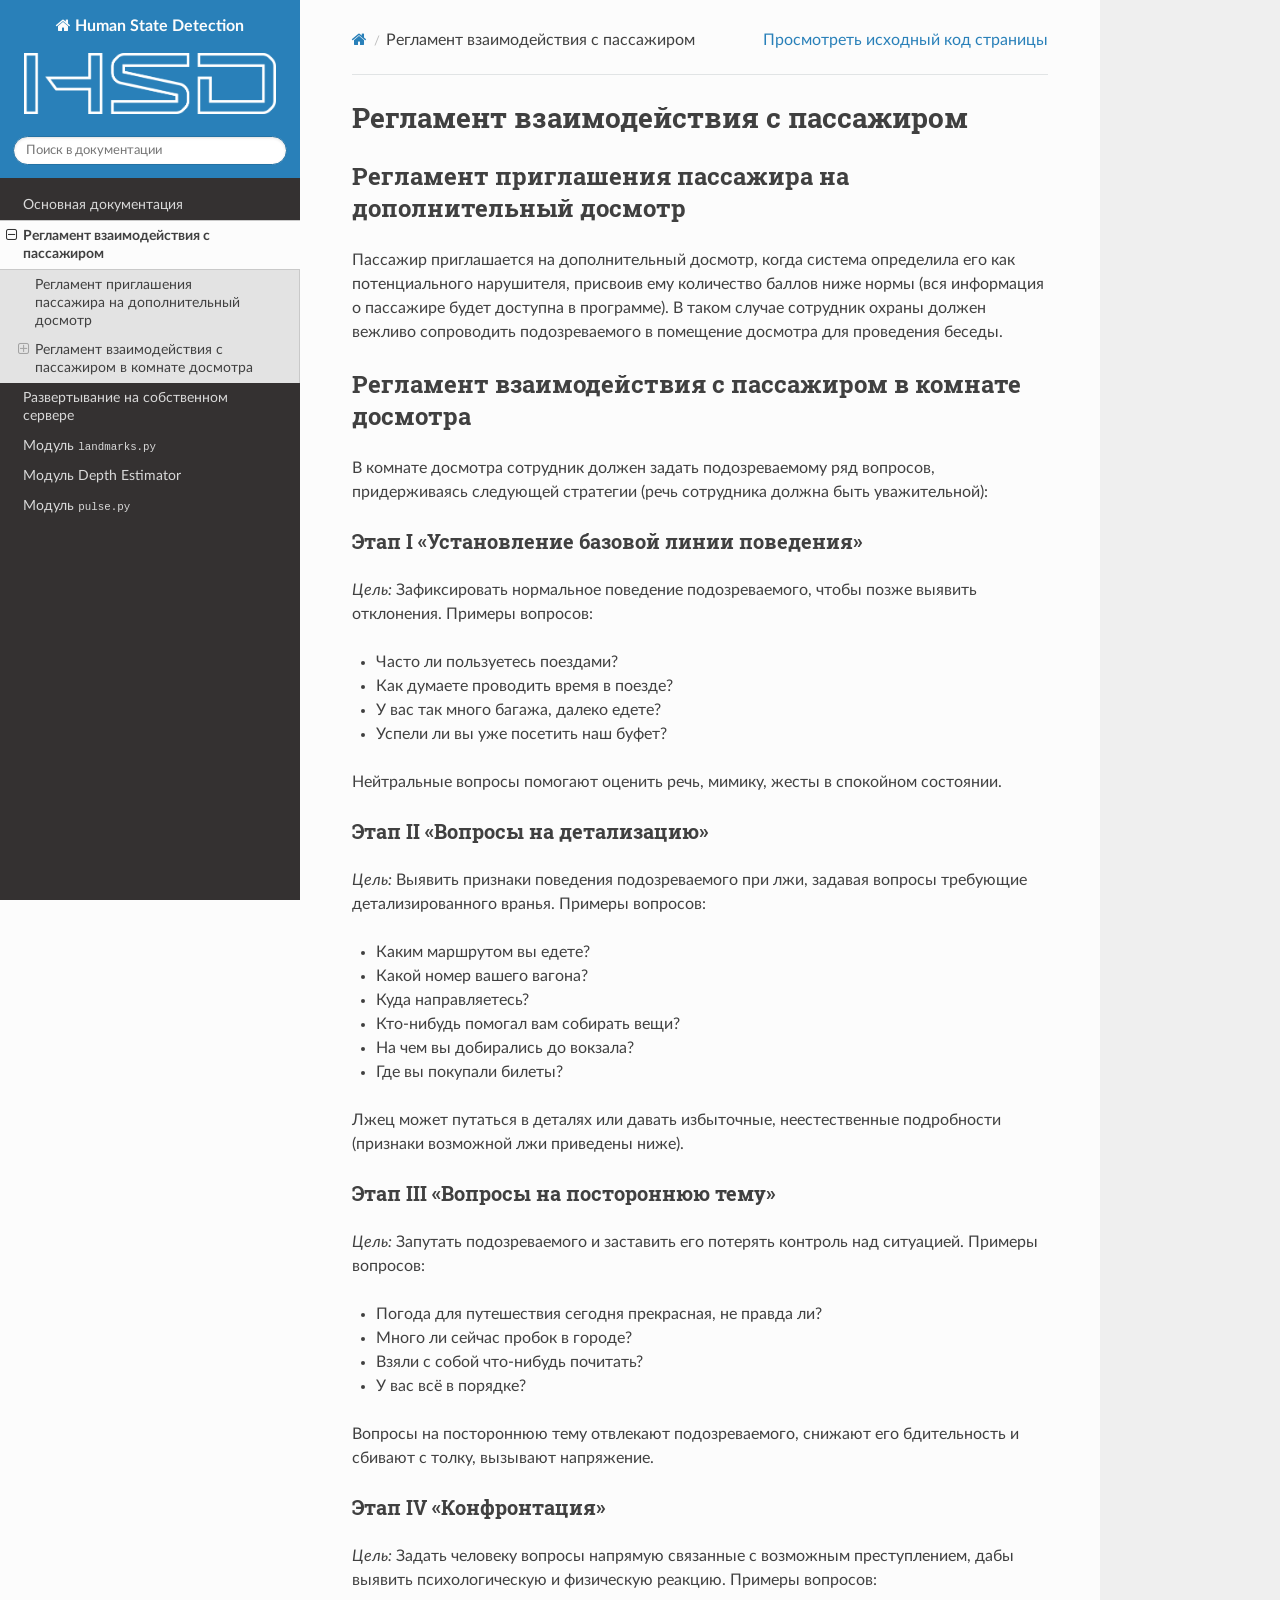
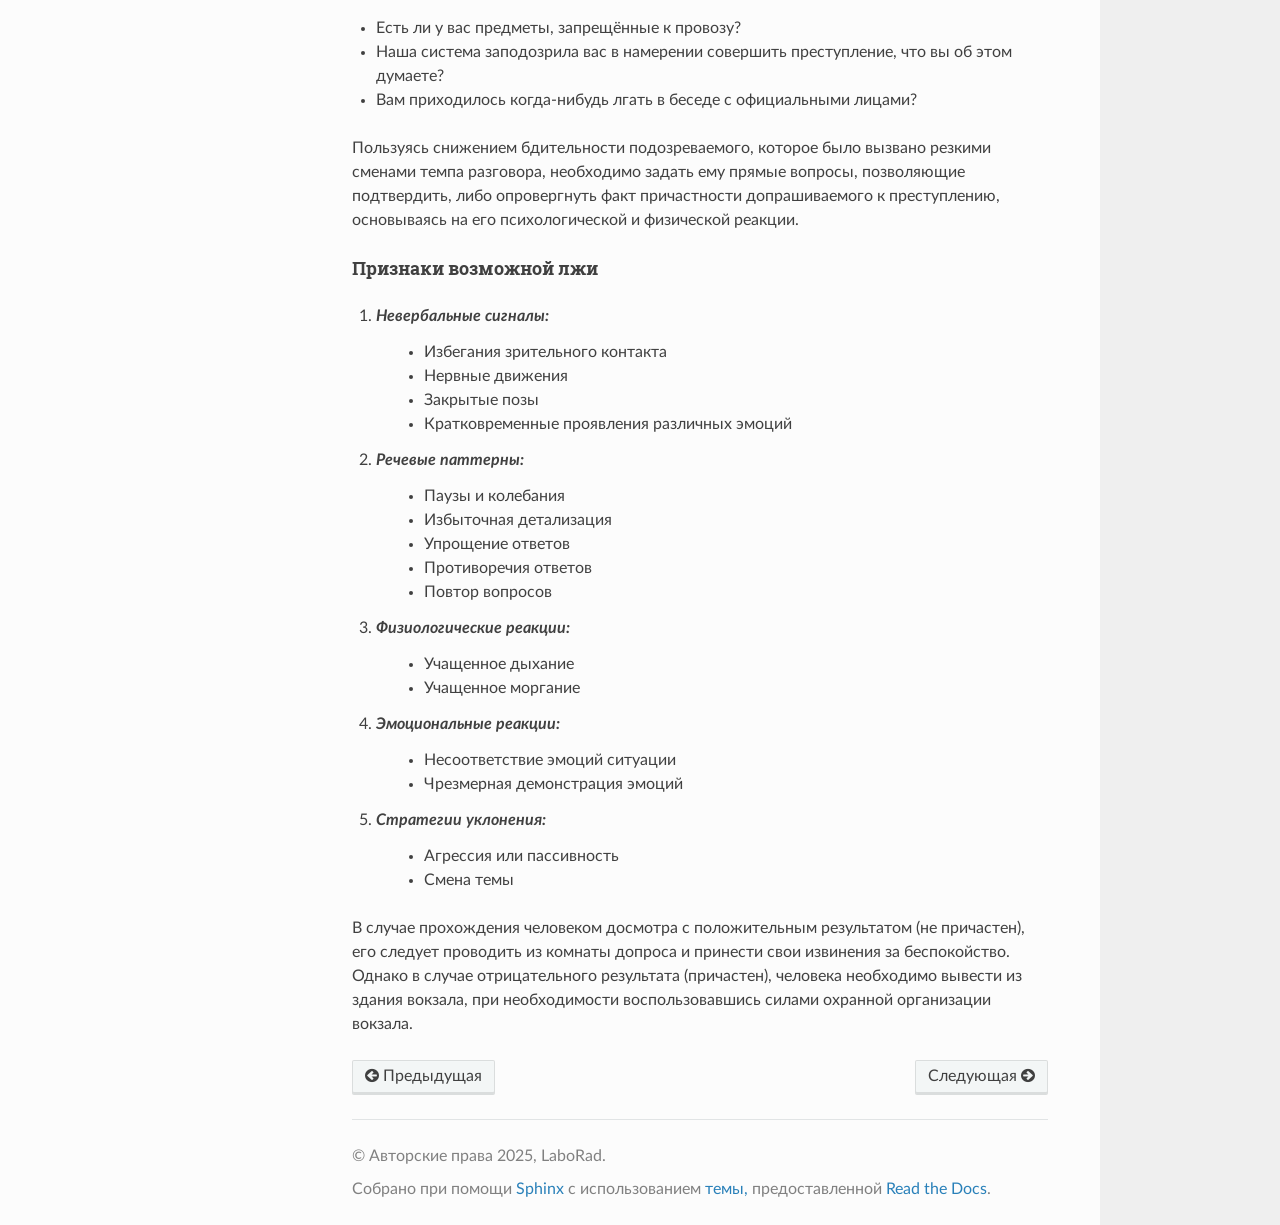
<file: regulations.html>
<!DOCTYPE html>
<html class="writer-html5" lang="ru" data-content_root="./">
<head>
  <meta charset="utf-8" /><meta name="viewport" content="width=device-width, initial-scale=1" />

  <meta name="viewport" content="width=device-width, initial-scale=1.0" />
  <title>Регламент взаимодействия с пассажиром &mdash; документация Human State Detection preview 1.2.1</title>
      <link rel="stylesheet" type="text/css" href="_static/pygments.css?v=b86133f3" />
      <link rel="stylesheet" type="text/css" href="_static/css/theme.css?v=e59714d7" />

  
      <script src="_static/jquery.js?v=5d32c60e"></script>
      <script src="_static/_sphinx_javascript_frameworks_compat.js?v=2cd50e6c"></script>
      <script src="_static/documentation_options.js?v=bc2f3c57"></script>
      <script src="_static/doctools.js?v=9a2dae69"></script>
      <script src="_static/sphinx_highlight.js?v=dc90522c"></script>
      <script src="_static/translations.js?v=9bfe3ffa"></script>
    <script src="_static/js/theme.js"></script>
    <link rel="index" title="Алфавитный указатель" href="genindex.html" />
    <link rel="search" title="Поиск" href="search.html" />
    <link rel="next" title="Развертывание на собственном сервере" href="server.html" />
    <link rel="prev" title="Основная документация" href="main.html" /> 
</head>

<body class="wy-body-for-nav"> 
  <div class="wy-grid-for-nav">
    <nav data-toggle="wy-nav-shift" class="wy-nav-side">
      <div class="wy-side-scroll">
        <div class="wy-side-nav-search" >

          
          
          <a href="index.html" class="icon icon-home">
            Human State Detection
              <img src="_static/text1.png" class="logo" alt="Логотип"/>
          </a>
<div role="search">
  <form id="rtd-search-form" class="wy-form" action="search.html" method="get">
    <input type="text" name="q" placeholder="Поиск в документации" aria-label="Поиск в документации" />
    <input type="hidden" name="check_keywords" value="yes" />
    <input type="hidden" name="area" value="default" />
  </form>
</div>
        </div><div class="wy-menu wy-menu-vertical" data-spy="affix" role="navigation" aria-label="Меню навигации">
              <ul class="current">
<li class="toctree-l1"><a class="reference internal" href="main.html">Основная документация</a></li>
<li class="toctree-l1 current"><a class="current reference internal" href="#">Регламент взаимодействия с пассажиром</a><ul>
<li class="toctree-l2"><a class="reference internal" href="#id2">Регламент приглашения пассажира на дополнительный досмотр</a></li>
<li class="toctree-l2"><a class="reference internal" href="#id3">Регламент взаимодействия с пассажиром в комнате досмотра</a><ul>
<li class="toctree-l3"><a class="reference internal" href="#i">Этап I «Установление базовой линии поведения»</a></li>
<li class="toctree-l3"><a class="reference internal" href="#ii">Этап II «Вопросы на детализацию»</a></li>
<li class="toctree-l3"><a class="reference internal" href="#iii">Этап III «Вопросы на постороннюю тему»</a></li>
<li class="toctree-l3"><a class="reference internal" href="#iv">Этап IV «Конфронтация»</a><ul>
<li class="toctree-l4"><a class="reference internal" href="#id4">Признаки возможной лжи</a></li>
</ul>
</li>
</ul>
</li>
</ul>
</li>
<li class="toctree-l1"><a class="reference internal" href="server.html">Развертывание на собственном сервере</a></li>
<li class="toctree-l1"><a class="reference internal" href="moduleLms.html">Модуль <code class="docutils literal notranslate"><span class="pre">landmarks.py</span></code></a></li>
<li class="toctree-l1"><a class="reference internal" href="moduleDE.html">Модуль Depth Estimator</a></li>
<li class="toctree-l1"><a class="reference internal" href="modulePulse.html">Модуль <code class="docutils literal notranslate"><span class="pre">pulse.py</span></code></a></li>
</ul>

        </div>
      </div>
    </nav>

    <section data-toggle="wy-nav-shift" class="wy-nav-content-wrap"><nav class="wy-nav-top" aria-label="Меню навигации для мобильных устройств" >
          <i data-toggle="wy-nav-top" class="fa fa-bars"></i>
          <a href="index.html">Human State Detection</a>
      </nav>

      <div class="wy-nav-content">
        <div class="rst-content">
          <div role="navigation" aria-label="Навигация по страницам">
  <ul class="wy-breadcrumbs">
      <li><a href="index.html" class="icon icon-home" aria-label="Home"></a></li>
      <li class="breadcrumb-item active">Регламент взаимодействия с пассажиром</li>
      <li class="wy-breadcrumbs-aside">
            <a href="_sources/regulations.rst.txt" rel="nofollow"> Просмотреть исходный код страницы</a>
      </li>
  </ul>
  <hr/>
</div>
          <div role="main" class="document" itemscope="itemscope" itemtype="http://schema.org/Article">
           <div itemprop="articleBody">
             
  <section id="id1">
<h1>Регламент взаимодействия с пассажиром<a class="headerlink" href="#id1" title="Ссылка на этот заголовок"></a></h1>
<section id="id2">
<h2>Регламент приглашения пассажира на дополнительный досмотр<a class="headerlink" href="#id2" title="Ссылка на этот заголовок"></a></h2>
<p>Пассажир приглашается на дополнительный досмотр, когда система определила его как потенциального нарушителя, присвоив ему количество баллов ниже нормы (вся информация о пассажире будет доступна в программе). В таком случае сотрудник охраны должен вежливо сопроводить подозреваемого в помещение досмотра для проведения беседы.</p>
</section>
<section id="id3">
<h2>Регламент взаимодействия с пассажиром в комнате досмотра<a class="headerlink" href="#id3" title="Ссылка на этот заголовок"></a></h2>
<p>В комнате досмотра сотрудник должен задать подозреваемому ряд вопросов, придерживаясь следующей стратегии (речь сотрудника должна быть уважительной):</p>
<section id="i">
<h3>Этап I «Установление базовой линии поведения»<a class="headerlink" href="#i" title="Ссылка на этот заголовок"></a></h3>
<p><em>Цель:</em> Зафиксировать нормальное поведение подозреваемого, чтобы позже выявить отклонения.
Примеры вопросов:</p>
<ul class="simple">
<li><p>Часто ли пользуетесь поездами?</p></li>
<li><p>Как думаете проводить время в поезде?</p></li>
<li><p>У вас так много багажа, далеко едете?</p></li>
<li><p>Успели ли вы уже посетить наш буфет?</p></li>
</ul>
<p>Нейтральные вопросы помогают оценить речь, мимику, жесты в спокойном состоянии.</p>
</section>
<section id="ii">
<h3>Этап II «Вопросы на детализацию»<a class="headerlink" href="#ii" title="Ссылка на этот заголовок"></a></h3>
<p><em>Цель:</em> Выявить признаки поведения подозреваемого при лжи, задавая вопросы требующие детализированного вранья.
Примеры вопросов:</p>
<ul class="simple">
<li><p>Каким маршрутом вы едете?</p></li>
<li><p>Какой номер вашего вагона?</p></li>
<li><p>Куда направляетесь?</p></li>
<li><p>Кто-нибудь помогал вам собирать вещи?</p></li>
<li><p>На чем вы добирались до вокзала?</p></li>
<li><p>Где вы покупали билеты?</p></li>
</ul>
<p>Лжец может путаться в деталях или давать избыточные, неестественные подробности (признаки возможной лжи приведены ниже).</p>
</section>
<section id="iii">
<h3>Этап III «Вопросы на постороннюю тему»<a class="headerlink" href="#iii" title="Ссылка на этот заголовок"></a></h3>
<p><em>Цель:</em> Запутать подозреваемого и заставить его потерять контроль над ситуацией.
Примеры вопросов:</p>
<ul class="simple">
<li><p>Погода для путешествия сегодня прекрасная, не правда ли?</p></li>
<li><p>Много ли сейчас пробок в городе?</p></li>
<li><p>Взяли с собой что-нибудь почитать?</p></li>
<li><p>У вас всё в порядке?</p></li>
</ul>
<p>Вопросы на постороннюю тему отвлекают подозреваемого, снижают его бдительность и сбивают с толку, вызывают напряжение.</p>
</section>
<section id="iv">
<h3>Этап IV «Конфронтация»<a class="headerlink" href="#iv" title="Ссылка на этот заголовок"></a></h3>
<p><em>Цель:</em>  Задать человеку вопросы напрямую связанные с возможным преступлением, дабы выявить психологическую и физическую реакцию.
Примеры вопросов:</p>
<ul class="simple">
<li><p>Есть ли у вас предметы, запрещённые к провозу?</p></li>
<li><p>Наша система заподозрила вас в намерении совершить преступление, что вы об этом думаете?</p></li>
<li><p>Вам приходилось когда-нибудь лгать в беседе с официальными лицами?</p></li>
</ul>
<p>Пользуясь снижением бдительности подозреваемого, которое было вызвано резкими сменами темпа разговора, необходимо задать ему прямые вопросы, позволяющие подтвердить, либо опровергнуть факт причастности допрашиваемого к преступлению, основываясь на его психологической и физической реакции.</p>
<section id="id4">
<h4>Признаки возможной лжи<a class="headerlink" href="#id4" title="Ссылка на этот заголовок"></a></h4>
<ol class="arabic simple">
<li><dl class="simple">
<dt><em>Невербальные сигналы:</em></dt><dd><ul class="simple">
<li><p>Избегания зрительного контакта</p></li>
<li><p>Нервные движения</p></li>
<li><p>Закрытые позы</p></li>
<li><p>Кратковременные проявления различных эмоций</p></li>
</ul>
</dd>
</dl>
</li>
<li><dl class="simple">
<dt><em>Речевые паттерны:</em></dt><dd><ul class="simple">
<li><p>Паузы и колебания</p></li>
<li><p>Избыточная детализация</p></li>
<li><p>Упрощение ответов</p></li>
<li><p>Противоречия ответов</p></li>
<li><p>Повтор вопросов</p></li>
</ul>
</dd>
</dl>
</li>
<li><dl class="simple">
<dt><em>Физиологические реакции:</em></dt><dd><ul class="simple">
<li><p>Учащенное дыхание</p></li>
<li><p>Учащенное моргание</p></li>
</ul>
</dd>
</dl>
</li>
<li><dl class="simple">
<dt><em>Эмоциональные реакции:</em></dt><dd><ul class="simple">
<li><p>Несоответствие эмоций ситуации</p></li>
<li><p>Чрезмерная демонстрация эмоций</p></li>
</ul>
</dd>
</dl>
</li>
<li><dl class="simple">
<dt><em>Стратегии уклонения:</em></dt><dd><ul class="simple">
<li><p>Агрессия или пассивность</p></li>
<li><p>Смена темы</p></li>
</ul>
</dd>
</dl>
</li>
</ol>
<p>В случае прохождения человеком досмотра с положительным результатом (не причастен),  его следует проводить из комнаты допроса и принести свои извинения за беспокойство.
Однако в случае отрицательного результата (причастен), человека необходимо вывести из здания вокзала, при необходимости воспользовавшись силами охранной организации вокзала.</p>
</section>
</section>
</section>
</section>


           </div>
          </div>
          <footer><div class="rst-footer-buttons" role="navigation" aria-label="Нижняя область">
        <a href="main.html" class="btn btn-neutral float-left" title="Основная документация" accesskey="p" rel="prev"><span class="fa fa-arrow-circle-left" aria-hidden="true"></span> Предыдущая</a>
        <a href="server.html" class="btn btn-neutral float-right" title="Развертывание на собственном сервере" accesskey="n" rel="next">Следующая <span class="fa fa-arrow-circle-right" aria-hidden="true"></span></a>
    </div>

  <hr/>

  <div role="contentinfo">
    <p>&#169; Авторские права 2025, LaboRad. </p>
  </div>

  Собрано при помощи <a href="https://www.sphinx-doc.org/">Sphinx</a> с использованием
    <a href="https://github.com/readthedocs/sphinx_rtd_theme">темы,</a>
    предоставленной <a href="https://readthedocs.org">Read the Docs</a>.
   

</footer>
        </div>
      </div>
    </section>
  </div>
  <script>
      jQuery(function () {
          SphinxRtdTheme.Navigation.enable(true);
      });
  </script> 

</body>
</html>
</file>
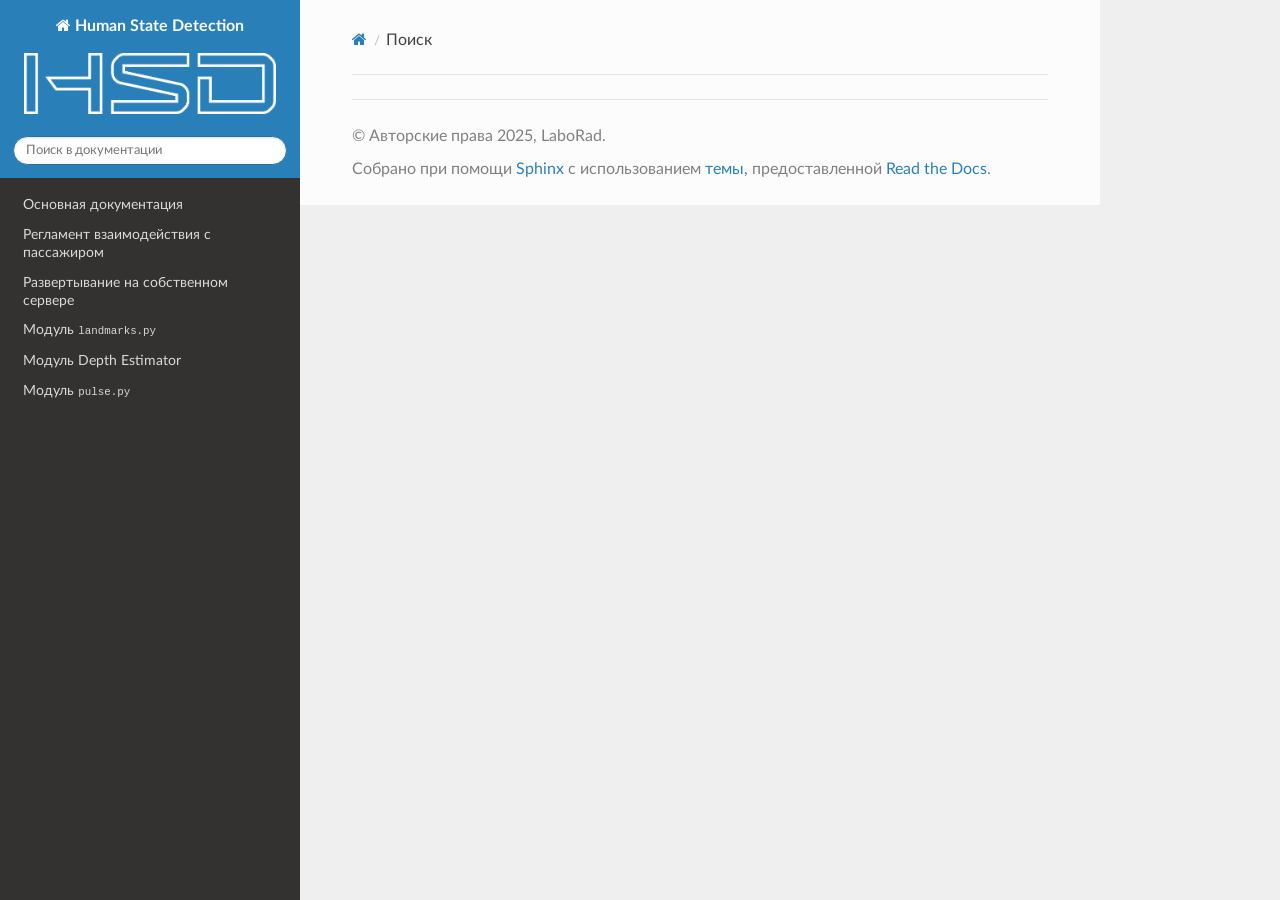
<file: search.html>
<!DOCTYPE html>
<html class="writer-html5" lang="ru" data-content_root="./">
<head>
  <meta charset="utf-8" />
  <meta name="viewport" content="width=device-width, initial-scale=1.0" />
  <title>Поиск &mdash; документация Human State Detection preview 1.2.1</title>
      <link rel="stylesheet" type="text/css" href="_static/pygments.css?v=b86133f3" />
      <link rel="stylesheet" type="text/css" href="_static/css/theme.css?v=e59714d7" />

  
    
      <script src="_static/jquery.js?v=5d32c60e"></script>
      <script src="_static/_sphinx_javascript_frameworks_compat.js?v=2cd50e6c"></script>
      <script src="_static/documentation_options.js?v=bc2f3c57"></script>
      <script src="_static/doctools.js?v=9a2dae69"></script>
      <script src="_static/sphinx_highlight.js?v=dc90522c"></script>
      <script src="_static/translations.js?v=9bfe3ffa"></script>
    <script src="_static/js/theme.js"></script>
    <script src="_static/searchtools.js"></script>
    <script src="_static/language_data.js"></script>
    <link rel="index" title="Алфавитный указатель" href="genindex.html" />
    <link rel="search" title="Поиск" href="#" /> 
</head>

<body class="wy-body-for-nav"> 
  <div class="wy-grid-for-nav">
    <nav data-toggle="wy-nav-shift" class="wy-nav-side">
      <div class="wy-side-scroll">
        <div class="wy-side-nav-search" >

          
          
          <a href="index.html" class="icon icon-home">
            Human State Detection
              <img src="_static/text1.png" class="logo" alt="Логотип"/>
          </a>
<div role="search">
  <form id="rtd-search-form" class="wy-form" action="#" method="get">
    <input type="text" name="q" placeholder="Поиск в документации" aria-label="Поиск в документации" />
    <input type="hidden" name="check_keywords" value="yes" />
    <input type="hidden" name="area" value="default" />
  </form>
</div>
        </div><div class="wy-menu wy-menu-vertical" data-spy="affix" role="navigation" aria-label="Меню навигации">
              <ul>
<li class="toctree-l1"><a class="reference internal" href="main.html">Основная документация</a></li>
<li class="toctree-l1"><a class="reference internal" href="regulations.html">Регламент взаимодействия с пассажиром</a></li>
<li class="toctree-l1"><a class="reference internal" href="server.html">Развертывание на собственном сервере</a></li>
<li class="toctree-l1"><a class="reference internal" href="moduleLms.html">Модуль <code class="docutils literal notranslate"><span class="pre">landmarks.py</span></code></a></li>
<li class="toctree-l1"><a class="reference internal" href="moduleDE.html">Модуль Depth Estimator</a></li>
<li class="toctree-l1"><a class="reference internal" href="modulePulse.html">Модуль <code class="docutils literal notranslate"><span class="pre">pulse.py</span></code></a></li>
</ul>

        </div>
      </div>
    </nav>

    <section data-toggle="wy-nav-shift" class="wy-nav-content-wrap"><nav class="wy-nav-top" aria-label="Меню навигации для мобильных устройств" >
          <i data-toggle="wy-nav-top" class="fa fa-bars"></i>
          <a href="index.html">Human State Detection</a>
      </nav>

      <div class="wy-nav-content">
        <div class="rst-content">
          <div role="navigation" aria-label="Навигация по страницам">
  <ul class="wy-breadcrumbs">
      <li><a href="index.html" class="icon icon-home" aria-label="Home"></a></li>
      <li class="breadcrumb-item active">Поиск</li>
      <li class="wy-breadcrumbs-aside">
      </li>
  </ul>
  <hr/>
</div>
          <div role="main" class="document" itemscope="itemscope" itemtype="http://schema.org/Article">
           <div itemprop="articleBody">
             
  <noscript>
  <div id="fallback" class="admonition warning">
    <p class="last">
      Активируйте JavaScript, чтобы использовать функционал поиска.
    </p>
  </div>
  </noscript>

  
  <div id="search-results">
  
  </div>

           </div>
          </div>
          <footer>

  <hr/>

  <div role="contentinfo">
    <p>&#169; Авторские права 2025, LaboRad. </p>
  </div>

  Собрано при помощи <a href="https://www.sphinx-doc.org/">Sphinx</a> с использованием
    <a href="https://github.com/readthedocs/sphinx_rtd_theme">темы,</a>
    предоставленной <a href="https://readthedocs.org">Read the Docs</a>.
   

</footer>
        </div>
      </div>
    </section>
  </div>
  <script>
      jQuery(function () {
          SphinxRtdTheme.Navigation.enable(true);
      });
  </script>
  <script>
    jQuery(function() { Search.loadIndex("searchindex.js"); });
  </script>
  
  <script id="searchindexloader"></script>
   


</body>
</html>
</file>
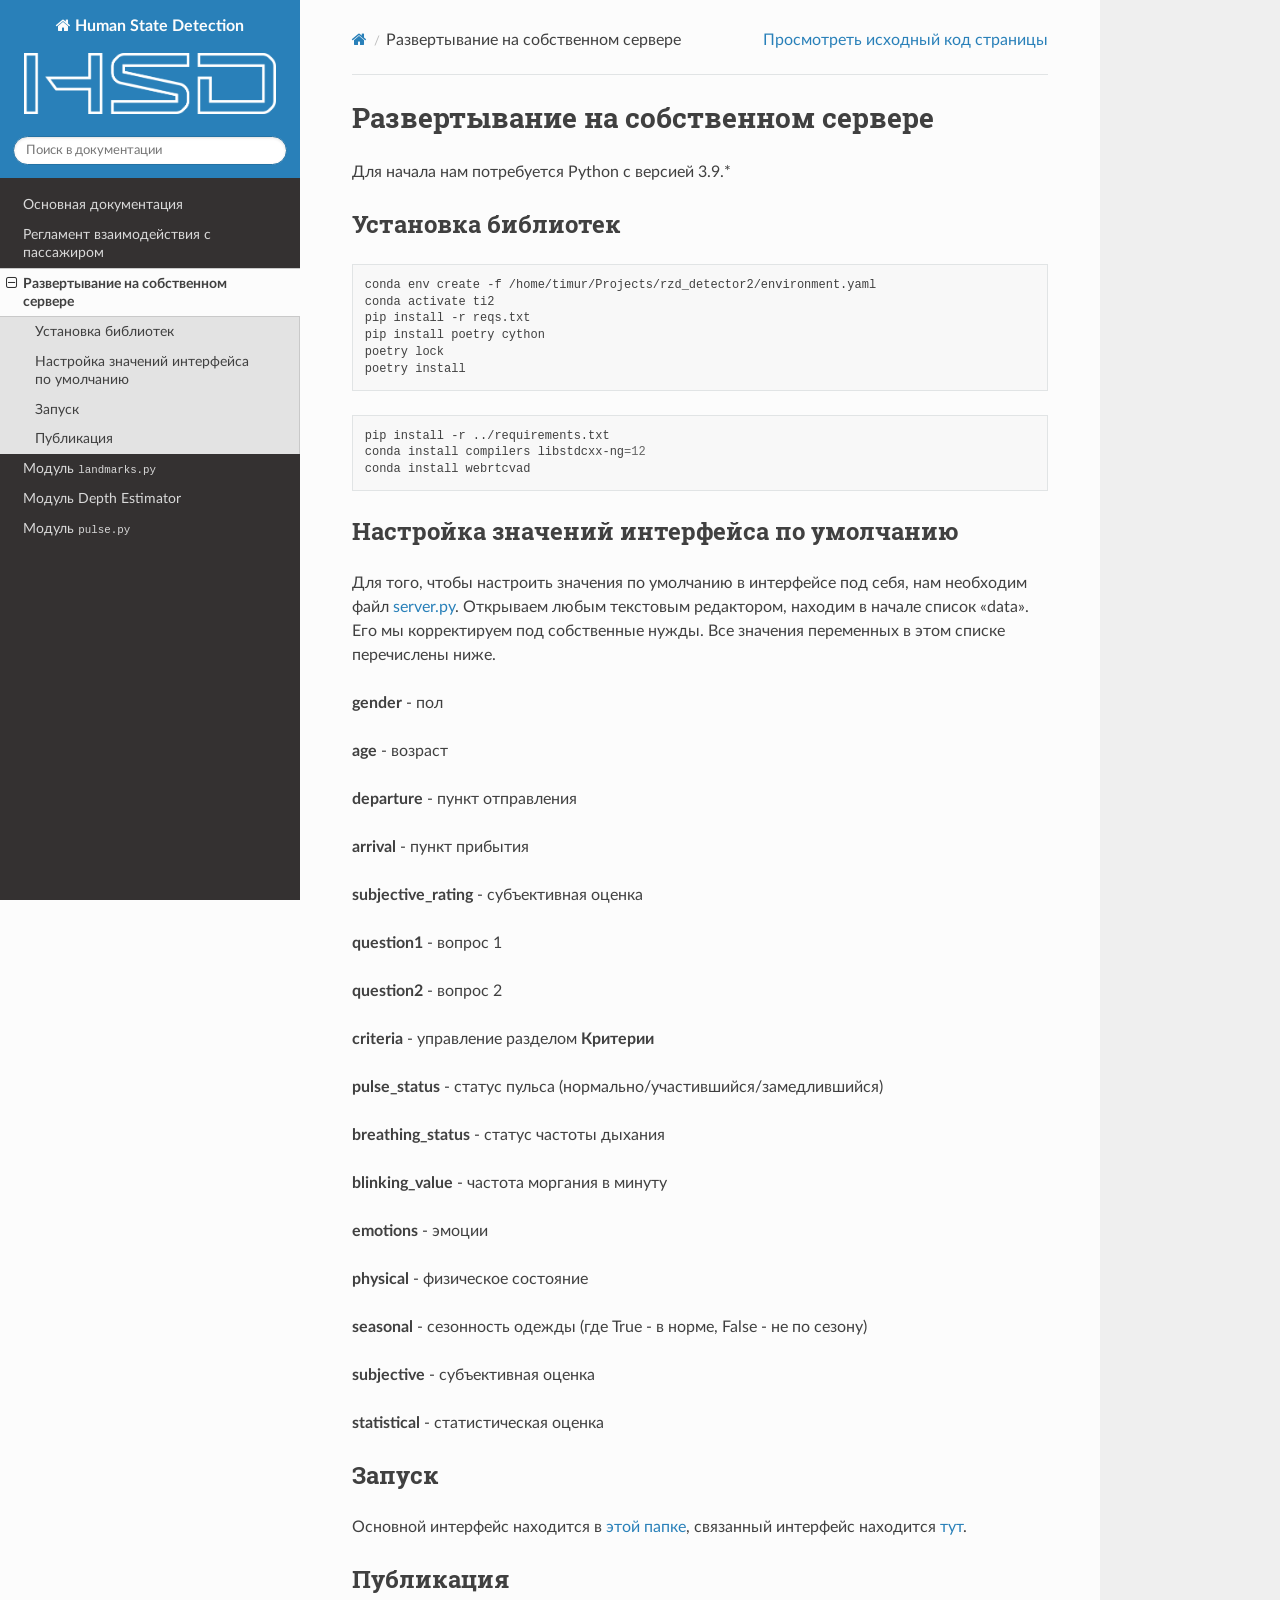
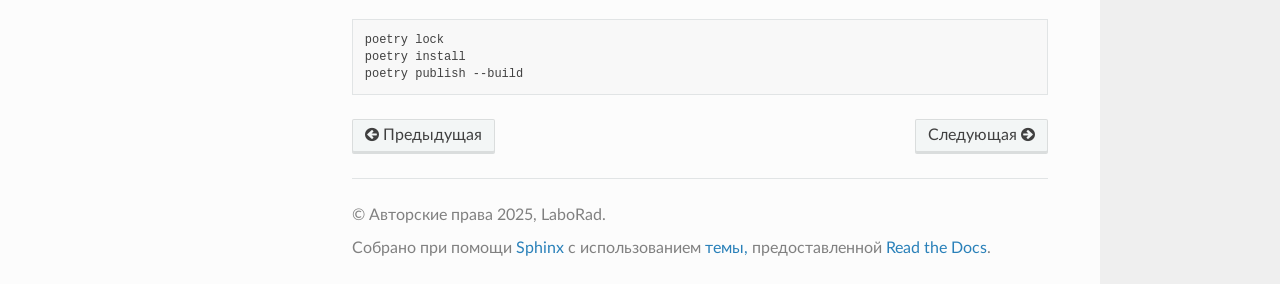
<file: server.html>
<!DOCTYPE html>
<html class="writer-html5" lang="ru" data-content_root="./">
<head>
  <meta charset="utf-8" /><meta name="viewport" content="width=device-width, initial-scale=1" />

  <meta name="viewport" content="width=device-width, initial-scale=1.0" />
  <title>Развертывание на собственном сервере &mdash; документация Human State Detection preview 1.2.1</title>
      <link rel="stylesheet" type="text/css" href="_static/pygments.css?v=b86133f3" />
      <link rel="stylesheet" type="text/css" href="_static/css/theme.css?v=e59714d7" />

  
      <script src="_static/jquery.js?v=5d32c60e"></script>
      <script src="_static/_sphinx_javascript_frameworks_compat.js?v=2cd50e6c"></script>
      <script src="_static/documentation_options.js?v=bc2f3c57"></script>
      <script src="_static/doctools.js?v=9a2dae69"></script>
      <script src="_static/sphinx_highlight.js?v=dc90522c"></script>
      <script src="_static/translations.js?v=9bfe3ffa"></script>
    <script src="_static/js/theme.js"></script>
    <link rel="index" title="Алфавитный указатель" href="genindex.html" />
    <link rel="search" title="Поиск" href="search.html" />
    <link rel="next" title="Модуль landmarks.py" href="moduleLms.html" />
    <link rel="prev" title="Регламент взаимодействия с пассажиром" href="regulations.html" /> 
</head>

<body class="wy-body-for-nav"> 
  <div class="wy-grid-for-nav">
    <nav data-toggle="wy-nav-shift" class="wy-nav-side">
      <div class="wy-side-scroll">
        <div class="wy-side-nav-search" >

          
          
          <a href="index.html" class="icon icon-home">
            Human State Detection
              <img src="_static/text1.png" class="logo" alt="Логотип"/>
          </a>
<div role="search">
  <form id="rtd-search-form" class="wy-form" action="search.html" method="get">
    <input type="text" name="q" placeholder="Поиск в документации" aria-label="Поиск в документации" />
    <input type="hidden" name="check_keywords" value="yes" />
    <input type="hidden" name="area" value="default" />
  </form>
</div>
        </div><div class="wy-menu wy-menu-vertical" data-spy="affix" role="navigation" aria-label="Меню навигации">
              <ul class="current">
<li class="toctree-l1"><a class="reference internal" href="main.html">Основная документация</a></li>
<li class="toctree-l1"><a class="reference internal" href="regulations.html">Регламент взаимодействия с пассажиром</a></li>
<li class="toctree-l1 current"><a class="current reference internal" href="#">Развертывание на собственном сервере</a><ul>
<li class="toctree-l2"><a class="reference internal" href="#id2">Установка библиотек</a></li>
<li class="toctree-l2"><a class="reference internal" href="#id3">Настройка значений интерфейса по умолчанию</a></li>
<li class="toctree-l2"><a class="reference internal" href="#id4">Запуск</a></li>
<li class="toctree-l2"><a class="reference internal" href="#id7">Публикация</a></li>
</ul>
</li>
<li class="toctree-l1"><a class="reference internal" href="moduleLms.html">Модуль <code class="docutils literal notranslate"><span class="pre">landmarks.py</span></code></a></li>
<li class="toctree-l1"><a class="reference internal" href="moduleDE.html">Модуль Depth Estimator</a></li>
<li class="toctree-l1"><a class="reference internal" href="modulePulse.html">Модуль <code class="docutils literal notranslate"><span class="pre">pulse.py</span></code></a></li>
</ul>

        </div>
      </div>
    </nav>

    <section data-toggle="wy-nav-shift" class="wy-nav-content-wrap"><nav class="wy-nav-top" aria-label="Меню навигации для мобильных устройств" >
          <i data-toggle="wy-nav-top" class="fa fa-bars"></i>
          <a href="index.html">Human State Detection</a>
      </nav>

      <div class="wy-nav-content">
        <div class="rst-content">
          <div role="navigation" aria-label="Навигация по страницам">
  <ul class="wy-breadcrumbs">
      <li><a href="index.html" class="icon icon-home" aria-label="Home"></a></li>
      <li class="breadcrumb-item active">Развертывание на собственном сервере</li>
      <li class="wy-breadcrumbs-aside">
            <a href="_sources/server.rst.txt" rel="nofollow"> Просмотреть исходный код страницы</a>
      </li>
  </ul>
  <hr/>
</div>
          <div role="main" class="document" itemscope="itemscope" itemtype="http://schema.org/Article">
           <div itemprop="articleBody">
             
  <section id="id1">
<h1>Развертывание на собственном сервере<a class="headerlink" href="#id1" title="Ссылка на этот заголовок"></a></h1>
<p>Для начала нам потребуется Python с версией 3.9.*</p>
<section id="id2">
<h2>Установка библиотек<a class="headerlink" href="#id2" title="Ссылка на этот заголовок"></a></h2>
<div class="highlight-bash notranslate"><div class="highlight"><pre><span></span>conda<span class="w"> </span>env<span class="w"> </span>create<span class="w"> </span>-f<span class="w"> </span>/home/timur/Projects/rzd_detector2/environment.yaml
conda<span class="w"> </span>activate<span class="w"> </span>ti2
pip<span class="w"> </span>install<span class="w"> </span>-r<span class="w"> </span>reqs.txt
pip<span class="w"> </span>install<span class="w"> </span>poetry<span class="w"> </span>cython
poetry<span class="w"> </span>lock
poetry<span class="w"> </span>install
</pre></div>
</div>
<div class="highlight-shell notranslate"><div class="highlight"><pre><span></span>pip<span class="w"> </span>install<span class="w"> </span>-r<span class="w"> </span>../requirements.txt
conda<span class="w"> </span>install<span class="w"> </span>compilers<span class="w"> </span>libstdcxx-ng<span class="o">=</span><span class="m">12</span>
conda<span class="w"> </span>install<span class="w"> </span>webrtcvad
</pre></div>
</div>
</section>
<section id="id3">
<h2>Настройка значений интерфейса по умолчанию<a class="headerlink" href="#id3" title="Ссылка на этот заголовок"></a></h2>
<p>Для того, чтобы настроить значения по умолчанию в интерфейсе под себя, нам необходим файл <a class="reference external" href="https://github.com/tphlru/rzd_detector/gui/revised_2025/server.py">server.py</a>. Открываем любым текстовым редактором, находим в начале список «data». Его мы корректируем под собственные нужды. Все значения переменных в этом списке перечислены ниже.</p>
<p><strong>gender</strong> - пол</p>
<p><strong>age</strong> - возраст</p>
<p><strong>departure</strong> - пункт отправления</p>
<p><strong>arrival</strong> - пункт прибытия</p>
<p><strong>subjective_rating</strong> - субъективная оценка</p>
<p><strong>question1</strong> - вопрос 1</p>
<p><strong>question2</strong> - вопрос 2</p>
<p><strong>criteria</strong> - управление разделом <strong>Критерии</strong></p>
<p><strong>pulse_status</strong> - статус пульса (нормально/участившийся/замедлившийся)</p>
<p><strong>breathing_status</strong> - статус частоты дыхания</p>
<p><strong>blinking_value</strong> - частота моргания в минуту</p>
<p><strong>emotions</strong> - эмоции</p>
<p><strong>physical</strong> - физическое состояние</p>
<p><strong>seasonal</strong> - сезонность одежды (где True - в норме, False - не по сезону)</p>
<p><strong>subjective</strong> - субъективная оценка</p>
<p><strong>statistical</strong> - статистическая оценка</p>
</section>
<section id="id4">
<h2>Запуск<a class="headerlink" href="#id4" title="Ссылка на этот заголовок"></a></h2>
<p>Основной интерфейс находится в <a class="reference external" href="https://github.com/tphlru/rzd_detector/tree/main/gui/laborad_detector">этой папке</a>, связанный интерфейс находится <a class="reference external" href="https://github.com/tphlru/rzd_detector/tree/main/gui/laborad_detector">тут</a>.</p>
</section>
<section id="id7">
<h2>Публикация<a class="headerlink" href="#id7" title="Ссылка на этот заголовок"></a></h2>
<div class="highlight-shell notranslate"><div class="highlight"><pre><span></span>poetry<span class="w"> </span>lock
poetry<span class="w"> </span>install
poetry<span class="w"> </span>publish<span class="w"> </span>--build
</pre></div>
</div>
</section>
</section>


           </div>
          </div>
          <footer><div class="rst-footer-buttons" role="navigation" aria-label="Нижняя область">
        <a href="regulations.html" class="btn btn-neutral float-left" title="Регламент взаимодействия с пассажиром" accesskey="p" rel="prev"><span class="fa fa-arrow-circle-left" aria-hidden="true"></span> Предыдущая</a>
        <a href="moduleLms.html" class="btn btn-neutral float-right" title="Модуль landmarks.py" accesskey="n" rel="next">Следующая <span class="fa fa-arrow-circle-right" aria-hidden="true"></span></a>
    </div>

  <hr/>

  <div role="contentinfo">
    <p>&#169; Авторские права 2025, LaboRad. </p>
  </div>

  Собрано при помощи <a href="https://www.sphinx-doc.org/">Sphinx</a> с использованием
    <a href="https://github.com/readthedocs/sphinx_rtd_theme">темы,</a>
    предоставленной <a href="https://readthedocs.org">Read the Docs</a>.
   

</footer>
        </div>
      </div>
    </section>
  </div>
  <script>
      jQuery(function () {
          SphinxRtdTheme.Navigation.enable(true);
      });
  </script> 

</body>
</html>
</file>
<file: _static/pygments.css>
pre { line-height: 125%; }
td.linenos .normal { color: inherit; background-color: transparent; padding-left: 5px; padding-right: 5px; }
span.linenos { color: inherit; background-color: transparent; padding-left: 5px; padding-right: 5px; }
td.linenos .special { color: #000000; background-color: #ffffc0; padding-left: 5px; padding-right: 5px; }
span.linenos.special { color: #000000; background-color: #ffffc0; padding-left: 5px; padding-right: 5px; }
.highlight .hll { background-color: #ffffcc }
.highlight { background: #f8f8f8; }
.highlight .c { color: #3D7B7B; font-style: italic } /* Comment */
.highlight .err { border: 1px solid #F00 } /* Error */
.highlight .k { color: #008000; font-weight: bold } /* Keyword */
.highlight .o { color: #666 } /* Operator */
.highlight .ch { color: #3D7B7B; font-style: italic } /* Comment.Hashbang */
.highlight .cm { color: #3D7B7B; font-style: italic } /* Comment.Multiline */
.highlight .cp { color: #9C6500 } /* Comment.Preproc */
.highlight .cpf { color: #3D7B7B; font-style: italic } /* Comment.PreprocFile */
.highlight .c1 { color: #3D7B7B; font-style: italic } /* Comment.Single */
.highlight .cs { color: #3D7B7B; font-style: italic } /* Comment.Special */
.highlight .gd { color: #A00000 } /* Generic.Deleted */
.highlight .ge { font-style: italic } /* Generic.Emph */
.highlight .ges { font-weight: bold; font-style: italic } /* Generic.EmphStrong */
.highlight .gr { color: #E40000 } /* Generic.Error */
.highlight .gh { color: #000080; font-weight: bold } /* Generic.Heading */
.highlight .gi { color: #008400 } /* Generic.Inserted */
.highlight .go { color: #717171 } /* Generic.Output */
.highlight .gp { color: #000080; font-weight: bold } /* Generic.Prompt */
.highlight .gs { font-weight: bold } /* Generic.Strong */
.highlight .gu { color: #800080; font-weight: bold } /* Generic.Subheading */
.highlight .gt { color: #04D } /* Generic.Traceback */
.highlight .kc { color: #008000; font-weight: bold } /* Keyword.Constant */
.highlight .kd { color: #008000; font-weight: bold } /* Keyword.Declaration */
.highlight .kn { color: #008000; font-weight: bold } /* Keyword.Namespace */
.highlight .kp { color: #008000 } /* Keyword.Pseudo */
.highlight .kr { color: #008000; font-weight: bold } /* Keyword.Reserved */
.highlight .kt { color: #B00040 } /* Keyword.Type */
.highlight .m { color: #666 } /* Literal.Number */
.highlight .s { color: #BA2121 } /* Literal.String */
.highlight .na { color: #687822 } /* Name.Attribute */
.highlight .nb { color: #008000 } /* Name.Builtin */
.highlight .nc { color: #00F; font-weight: bold } /* Name.Class */
.highlight .no { color: #800 } /* Name.Constant */
.highlight .nd { color: #A2F } /* Name.Decorator */
.highlight .ni { color: #717171; font-weight: bold } /* Name.Entity */
.highlight .ne { color: #CB3F38; font-weight: bold } /* Name.Exception */
.highlight .nf { color: #00F } /* Name.Function */
.highlight .nl { color: #767600 } /* Name.Label */
.highlight .nn { color: #00F; font-weight: bold } /* Name.Namespace */
.highlight .nt { color: #008000; font-weight: bold } /* Name.Tag */
.highlight .nv { color: #19177C } /* Name.Variable */
.highlight .ow { color: #A2F; font-weight: bold } /* Operator.Word */
.highlight .w { color: #BBB } /* Text.Whitespace */
.highlight .mb { color: #666 } /* Literal.Number.Bin */
.highlight .mf { color: #666 } /* Literal.Number.Float */
.highlight .mh { color: #666 } /* Literal.Number.Hex */
.highlight .mi { color: #666 } /* Literal.Number.Integer */
.highlight .mo { color: #666 } /* Literal.Number.Oct */
.highlight .sa { color: #BA2121 } /* Literal.String.Affix */
.highlight .sb { color: #BA2121 } /* Literal.String.Backtick */
.highlight .sc { color: #BA2121 } /* Literal.String.Char */
.highlight .dl { color: #BA2121 } /* Literal.String.Delimiter */
.highlight .sd { color: #BA2121; font-style: italic } /* Literal.String.Doc */
.highlight .s2 { color: #BA2121 } /* Literal.String.Double */
.highlight .se { color: #AA5D1F; font-weight: bold } /* Literal.String.Escape */
.highlight .sh { color: #BA2121 } /* Literal.String.Heredoc */
.highlight .si { color: #A45A77; font-weight: bold } /* Literal.String.Interpol */
.highlight .sx { color: #008000 } /* Literal.String.Other */
.highlight .sr { color: #A45A77 } /* Literal.String.Regex */
.highlight .s1 { color: #BA2121 } /* Literal.String.Single */
.highlight .ss { color: #19177C } /* Literal.String.Symbol */
.highlight .bp { color: #008000 } /* Name.Builtin.Pseudo */
.highlight .fm { color: #00F } /* Name.Function.Magic */
.highlight .vc { color: #19177C } /* Name.Variable.Class */
.highlight .vg { color: #19177C } /* Name.Variable.Global */
.highlight .vi { color: #19177C } /* Name.Variable.Instance */
.highlight .vm { color: #19177C } /* Name.Variable.Magic */
.highlight .il { color: #666 } /* Literal.Number.Integer.Long */
</file>
<file: _static/css/theme.css>
html{box-sizing:border-box}*,:after,:before{box-sizing:inherit}article,aside,details,figcaption,figure,footer,header,hgroup,nav,section{display:block}audio,canvas,video{display:inline-block;*display:inline;*zoom:1}[hidden],audio:not([controls]){display:none}*{-webkit-box-sizing:border-box;-moz-box-sizing:border-box;box-sizing:border-box}html{font-size:100%;-webkit-text-size-adjust:100%;-ms-text-size-adjust:100%}body{margin:0}a:active,a:hover{outline:0}abbr[title]{border-bottom:1px dotted}b,strong{font-weight:700}blockquote{margin:0}dfn{font-style:italic}ins{background:#ff9;text-decoration:none}ins,mark{color:#000}mark{background:#ff0;font-style:italic;font-weight:700}.rst-content code,.rst-content tt,code,kbd,pre,samp{font-family:monospace,serif;_font-family:courier new,monospace;font-size:1em}pre{white-space:pre}q{quotes:none}q:after,q:before{content:"";content:none}small{font-size:85%}sub,sup{font-size:75%;line-height:0;position:relative;vertical-align:baseline}sup{top:-.5em}sub{bottom:-.25em}dl,ol,ul{margin:0;padding:0;list-style:none;list-style-image:none}li{list-style:none}dd{margin:0}img{border:0;-ms-interpolation-mode:bicubic;vertical-align:middle;max-width:100%}svg:not(:root){overflow:hidden}figure,form{margin:0}label{cursor:pointer}button,input,select,textarea{font-size:100%;margin:0;vertical-align:baseline;*vertical-align:middle}button,input{line-height:normal}button,input[type=button],input[type=reset],input[type=submit]{cursor:pointer;-webkit-appearance:button;*overflow:visible}button[disabled],input[disabled]{cursor:default}input[type=search]{-webkit-appearance:textfield;-moz-box-sizing:content-box;-webkit-box-sizing:content-box;box-sizing:content-box}textarea{resize:vertical}table{border-collapse:collapse;border-spacing:0}td{vertical-align:top}.chromeframe{margin:.2em 0;background:#ccc;color:#000;padding:.2em 0}.ir{display:block;border:0;text-indent:-999em;overflow:hidden;background-color:transparent;background-repeat:no-repeat;text-align:left;direction:ltr;*line-height:0}.ir br{display:none}.hidden{display:none!important;visibility:hidden}.visuallyhidden{border:0;clip:rect(0 0 0 0);height:1px;margin:-1px;overflow:hidden;padding:0;position:absolute;width:1px}.visuallyhidden.focusable:active,.visuallyhidden.focusable:focus{clip:auto;height:auto;margin:0;overflow:visible;position:static;width:auto}.invisible{visibility:hidden}.relative{position:relative}big,small{font-size:100%}@media print{body,html,section{background:none!important}*{box-shadow:none!important;text-shadow:none!important;filter:none!important;-ms-filter:none!important}a,a:visited{text-decoration:underline}.ir a:after,a[href^="#"]:after,a[href^="javascript:"]:after{content:""}blockquote,pre{page-break-inside:avoid}thead{display:table-header-group}img,tr{page-break-inside:avoid}img{max-width:100%!important}@page{margin:.5cm}.rst-content .toctree-wrapper>p.caption,h2,h3,p{orphans:3;widows:3}.rst-content .toctree-wrapper>p.caption,h2,h3{page-break-after:avoid}}.btn,.fa:before,.icon:before,.rst-content .admonition,.rst-content .admonition-title:before,.rst-content .admonition-todo,.rst-content .attention,.rst-content .caution,.rst-content .code-block-caption .headerlink:before,.rst-content .danger,.rst-content .eqno .headerlink:before,.rst-content .error,.rst-content .hint,.rst-content .important,.rst-content .note,.rst-content .seealso,.rst-content .tip,.rst-content .warning,.rst-content code.download span:first-child:before,.rst-content dl dt .headerlink:before,.rst-content h1 .headerlink:before,.rst-content h2 .headerlink:before,.rst-content h3 .headerlink:before,.rst-content h4 .headerlink:before,.rst-content h5 .headerlink:before,.rst-content h6 .headerlink:before,.rst-content p.caption .headerlink:before,.rst-content p .headerlink:before,.rst-content table>caption .headerlink:before,.rst-content tt.download span:first-child:before,.wy-alert,.wy-dropdown .caret:before,.wy-inline-validate.wy-inline-validate-danger .wy-input-context:before,.wy-inline-validate.wy-inline-validate-info .wy-input-context:before,.wy-inline-validate.wy-inline-validate-success .wy-input-context:before,.wy-inline-validate.wy-inline-validate-warning .wy-input-context:before,.wy-menu-vertical li.current>a button.toctree-expand:before,.wy-menu-vertical li.on a button.toctree-expand:before,.wy-menu-vertical li button.toctree-expand:before,input[type=color],input[type=date],input[type=datetime-local],input[type=datetime],input[type=email],input[type=month],input[type=number],input[type=password],input[type=search],input[type=tel],input[type=text],input[type=time],input[type=url],input[type=week],select,textarea{-webkit-font-smoothing:antialiased}.clearfix{*zoom:1}.clearfix:after,.clearfix:before{display:table;content:""}.clearfix:after{clear:both}/*!
 *  Font Awesome 4.7.0 by @davegandy - http://fontawesome.io - @fontawesome
 *  License - http://fontawesome.io/license (Font: SIL OFL 1.1, CSS: MIT License)
 */@font-face{font-family:FontAwesome;src:url(fonts/fontawesome-webfont.eot?674f50d287a8c48dc19ba404d20fe713);src:url(fonts/fontawesome-webfont.eot?674f50d287a8c48dc19ba404d20fe713?#iefix&v=4.7.0) format("embedded-opentype"),url(fonts/fontawesome-webfont.woff2?af7ae505a9eed503f8b8e6982036873e) format("woff2"),url(fonts/fontawesome-webfont.woff?fee66e712a8a08eef5805a46892932ad) format("woff"),url(fonts/fontawesome-webfont.ttf?b06871f281fee6b241d60582ae9369b9) format("truetype"),url(fonts/fontawesome-webfont.svg?912ec66d7572ff821749319396470bde#fontawesomeregular) format("svg");font-weight:400;font-style:normal}.fa,.icon,.rst-content .admonition-title,.rst-content .code-block-caption .headerlink,.rst-content .eqno .headerlink,.rst-content code.download span:first-child,.rst-content dl dt .headerlink,.rst-content h1 .headerlink,.rst-content h2 .headerlink,.rst-content h3 .headerlink,.rst-content h4 .headerlink,.rst-content h5 .headerlink,.rst-content h6 .headerlink,.rst-content p.caption .headerlink,.rst-content p .headerlink,.rst-content table>caption .headerlink,.rst-content tt.download span:first-child,.wy-menu-vertical li.current>a button.toctree-expand,.wy-menu-vertical li.on a button.toctree-expand,.wy-menu-vertical li button.toctree-expand{display:inline-block;font:normal normal normal 14px/1 FontAwesome;font-size:inherit;text-rendering:auto;-webkit-font-smoothing:antialiased;-moz-osx-font-smoothing:grayscale}.fa-lg{font-size:1.33333em;line-height:.75em;vertical-align:-15%}.fa-2x{font-size:2em}.fa-3x{font-size:3em}.fa-4x{font-size:4em}.fa-5x{font-size:5em}.fa-fw{width:1.28571em;text-align:center}.fa-ul{padding-left:0;margin-left:2.14286em;list-style-type:none}.fa-ul>li{position:relative}.fa-li{position:absolute;left:-2.14286em;width:2.14286em;top:.14286em;text-align:center}.fa-li.fa-lg{left:-1.85714em}.fa-border{padding:.2em .25em .15em;border:.08em solid #eee;border-radius:.1em}.fa-pull-left{float:left}.fa-pull-right{float:right}.fa-pull-left.icon,.fa.fa-pull-left,.rst-content .code-block-caption .fa-pull-left.headerlink,.rst-content .eqno .fa-pull-left.headerlink,.rst-content .fa-pull-left.admonition-title,.rst-content code.download span.fa-pull-left:first-child,.rst-content dl dt .fa-pull-left.headerlink,.rst-content h1 .fa-pull-left.headerlink,.rst-content h2 .fa-pull-left.headerlink,.rst-content h3 .fa-pull-left.headerlink,.rst-content h4 .fa-pull-left.headerlink,.rst-content h5 .fa-pull-left.headerlink,.rst-content h6 .fa-pull-left.headerlink,.rst-content p .fa-pull-left.headerlink,.rst-content table>caption .fa-pull-left.headerlink,.rst-content tt.download span.fa-pull-left:first-child,.wy-menu-vertical li.current>a button.fa-pull-left.toctree-expand,.wy-menu-vertical li.on a button.fa-pull-left.toctree-expand,.wy-menu-vertical li button.fa-pull-left.toctree-expand{margin-right:.3em}.fa-pull-right.icon,.fa.fa-pull-right,.rst-content .code-block-caption .fa-pull-right.headerlink,.rst-content .eqno .fa-pull-right.headerlink,.rst-content .fa-pull-right.admonition-title,.rst-content code.download span.fa-pull-right:first-child,.rst-content dl dt .fa-pull-right.headerlink,.rst-content h1 .fa-pull-right.headerlink,.rst-content h2 .fa-pull-right.headerlink,.rst-content h3 .fa-pull-right.headerlink,.rst-content h4 .fa-pull-right.headerlink,.rst-content h5 .fa-pull-right.headerlink,.rst-content h6 .fa-pull-right.headerlink,.rst-content p .fa-pull-right.headerlink,.rst-content table>caption .fa-pull-right.headerlink,.rst-content tt.download span.fa-pull-right:first-child,.wy-menu-vertical li.current>a button.fa-pull-right.toctree-expand,.wy-menu-vertical li.on a button.fa-pull-right.toctree-expand,.wy-menu-vertical li button.fa-pull-right.toctree-expand{margin-left:.3em}.pull-right{float:right}.pull-left{float:left}.fa.pull-left,.pull-left.icon,.rst-content .code-block-caption .pull-left.headerlink,.rst-content .eqno .pull-left.headerlink,.rst-content .pull-left.admonition-title,.rst-content code.download span.pull-left:first-child,.rst-content dl dt .pull-left.headerlink,.rst-content h1 .pull-left.headerlink,.rst-content h2 .pull-left.headerlink,.rst-content h3 .pull-left.headerlink,.rst-content h4 .pull-left.headerlink,.rst-content h5 .pull-left.headerlink,.rst-content h6 .pull-left.headerlink,.rst-content p .pull-left.headerlink,.rst-content table>caption .pull-left.headerlink,.rst-content tt.download span.pull-left:first-child,.wy-menu-vertical li.current>a button.pull-left.toctree-expand,.wy-menu-vertical li.on a button.pull-left.toctree-expand,.wy-menu-vertical li button.pull-left.toctree-expand{margin-right:.3em}.fa.pull-right,.pull-right.icon,.rst-content .code-block-caption .pull-right.headerlink,.rst-content .eqno .pull-right.headerlink,.rst-content .pull-right.admonition-title,.rst-content code.download span.pull-right:first-child,.rst-content dl dt .pull-right.headerlink,.rst-content h1 .pull-right.headerlink,.rst-content h2 .pull-right.headerlink,.rst-content h3 .pull-right.headerlink,.rst-content h4 .pull-right.headerlink,.rst-content h5 .pull-right.headerlink,.rst-content h6 .pull-right.headerlink,.rst-content p .pull-right.headerlink,.rst-content table>caption .pull-right.headerlink,.rst-content tt.download span.pull-right:first-child,.wy-menu-vertical li.current>a button.pull-right.toctree-expand,.wy-menu-vertical li.on a button.pull-right.toctree-expand,.wy-menu-vertical li button.pull-right.toctree-expand{margin-left:.3em}.fa-spin{-webkit-animation:fa-spin 2s linear infinite;animation:fa-spin 2s linear infinite}.fa-pulse{-webkit-animation:fa-spin 1s steps(8) infinite;animation:fa-spin 1s steps(8) infinite}@-webkit-keyframes fa-spin{0%{-webkit-transform:rotate(0deg);transform:rotate(0deg)}to{-webkit-transform:rotate(359deg);transform:rotate(359deg)}}@keyframes fa-spin{0%{-webkit-transform:rotate(0deg);transform:rotate(0deg)}to{-webkit-transform:rotate(359deg);transform:rotate(359deg)}}.fa-rotate-90{-ms-filter:"progid:DXImageTransform.Microsoft.BasicImage(rotation=1)";-webkit-transform:rotate(90deg);-ms-transform:rotate(90deg);transform:rotate(90deg)}.fa-rotate-180{-ms-filter:"progid:DXImageTransform.Microsoft.BasicImage(rotation=2)";-webkit-transform:rotate(180deg);-ms-transform:rotate(180deg);transform:rotate(180deg)}.fa-rotate-270{-ms-filter:"progid:DXImageTransform.Microsoft.BasicImage(rotation=3)";-webkit-transform:rotate(270deg);-ms-transform:rotate(270deg);transform:rotate(270deg)}.fa-flip-horizontal{-ms-filter:"progid:DXImageTransform.Microsoft.BasicImage(rotation=0, mirror=1)";-webkit-transform:scaleX(-1);-ms-transform:scaleX(-1);transform:scaleX(-1)}.fa-flip-vertical{-ms-filter:"progid:DXImageTransform.Microsoft.BasicImage(rotation=2, mirror=1)";-webkit-transform:scaleY(-1);-ms-transform:scaleY(-1);transform:scaleY(-1)}:root .fa-flip-horizontal,:root .fa-flip-vertical,:root .fa-rotate-90,:root .fa-rotate-180,:root .fa-rotate-270{filter:none}.fa-stack{position:relative;display:inline-block;width:2em;height:2em;line-height:2em;vertical-align:middle}.fa-stack-1x,.fa-stack-2x{position:absolute;left:0;width:100%;text-align:center}.fa-stack-1x{line-height:inherit}.fa-stack-2x{font-size:2em}.fa-inverse{color:#fff}.fa-glass:before{content:""}.fa-music:before{content:""}.fa-search:before,.icon-search:before{content:""}.fa-envelope-o:before{content:""}.fa-heart:before{content:""}.fa-star:before{content:""}.fa-star-o:before{content:""}.fa-user:before{content:""}.fa-film:before{content:""}.fa-th-large:before{content:""}.fa-th:before{content:""}.fa-th-list:before{content:""}.fa-check:before{content:""}.fa-close:before,.fa-remove:before,.fa-times:before{content:""}.fa-search-plus:before{content:""}.fa-search-minus:before{content:""}.fa-power-off:before{content:""}.fa-signal:before{content:""}.fa-cog:before,.fa-gear:before{content:""}.fa-trash-o:before{content:""}.fa-home:before,.icon-home:before{content:""}.fa-file-o:before{content:""}.fa-clock-o:before{content:""}.fa-road:before{content:""}.fa-download:before,.rst-content code.download span:first-child:before,.rst-content tt.download span:first-child:before{content:""}.fa-arrow-circle-o-down:before{content:""}.fa-arrow-circle-o-up:before{content:""}.fa-inbox:before{content:""}.fa-play-circle-o:before{content:""}.fa-repeat:before,.fa-rotate-right:before{content:""}.fa-refresh:before{content:""}.fa-list-alt:before{content:""}.fa-lock:before{content:""}.fa-flag:before{content:""}.fa-headphones:before{content:""}.fa-volume-off:before{content:""}.fa-volume-down:before{content:""}.fa-volume-up:before{content:""}.fa-qrcode:before{content:""}.fa-barcode:before{content:""}.fa-tag:before{content:""}.fa-tags:before{content:""}.fa-book:before,.icon-book:before{content:""}.fa-bookmark:before{content:""}.fa-print:before{content:""}.fa-camera:before{content:""}.fa-font:before{content:""}.fa-bold:before{content:""}.fa-italic:before{content:""}.fa-text-height:before{content:""}.fa-text-width:before{content:""}.fa-align-left:before{content:""}.fa-align-center:before{content:""}.fa-align-right:before{content:""}.fa-align-justify:before{content:""}.fa-list:before{content:""}.fa-dedent:before,.fa-outdent:before{content:""}.fa-indent:before{content:""}.fa-video-camera:before{content:""}.fa-image:before,.fa-photo:before,.fa-picture-o:before{content:""}.fa-pencil:before{content:""}.fa-map-marker:before{content:""}.fa-adjust:before{content:""}.fa-tint:before{content:""}.fa-edit:before,.fa-pencil-square-o:before{content:""}.fa-share-square-o:before{content:""}.fa-check-square-o:before{content:""}.fa-arrows:before{content:""}.fa-step-backward:before{content:""}.fa-fast-backward:before{content:""}.fa-backward:before{content:""}.fa-play:before{content:""}.fa-pause:before{content:""}.fa-stop:before{content:""}.fa-forward:before{content:""}.fa-fast-forward:before{content:""}.fa-step-forward:before{content:""}.fa-eject:before{content:""}.fa-chevron-left:before{content:""}.fa-chevron-right:before{content:""}.fa-plus-circle:before{content:""}.fa-minus-circle:before{content:""}.fa-times-circle:before,.wy-inline-validate.wy-inline-validate-danger .wy-input-context:before{content:""}.fa-check-circle:before,.wy-inline-validate.wy-inline-validate-success .wy-input-context:before{content:""}.fa-question-circle:before{content:""}.fa-info-circle:before{content:""}.fa-crosshairs:before{content:""}.fa-times-circle-o:before{content:""}.fa-check-circle-o:before{content:""}.fa-ban:before{content:""}.fa-arrow-left:before{content:""}.fa-arrow-right:before{content:""}.fa-arrow-up:before{content:""}.fa-arrow-down:before{content:""}.fa-mail-forward:before,.fa-share:before{content:""}.fa-expand:before{content:""}.fa-compress:before{content:""}.fa-plus:before{content:""}.fa-minus:before{content:""}.fa-asterisk:before{content:""}.fa-exclamation-circle:before,.rst-content .admonition-title:before,.wy-inline-validate.wy-inline-validate-info .wy-input-context:before,.wy-inline-validate.wy-inline-validate-warning .wy-input-context:before{content:""}.fa-gift:before{content:""}.fa-leaf:before{content:""}.fa-fire:before,.icon-fire:before{content:""}.fa-eye:before{content:""}.fa-eye-slash:before{content:""}.fa-exclamation-triangle:before,.fa-warning:before{content:""}.fa-plane:before{content:""}.fa-calendar:before{content:""}.fa-random:before{content:""}.fa-comment:before{content:""}.fa-magnet:before{content:""}.fa-chevron-up:before{content:""}.fa-chevron-down:before{content:""}.fa-retweet:before{content:""}.fa-shopping-cart:before{content:""}.fa-folder:before{content:""}.fa-folder-open:before{content:""}.fa-arrows-v:before{content:""}.fa-arrows-h:before{content:""}.fa-bar-chart-o:before,.fa-bar-chart:before{content:""}.fa-twitter-square:before{content:""}.fa-facebook-square:before{content:""}.fa-camera-retro:before{content:""}.fa-key:before{content:""}.fa-cogs:before,.fa-gears:before{content:""}.fa-comments:before{content:""}.fa-thumbs-o-up:before{content:""}.fa-thumbs-o-down:before{content:""}.fa-star-half:before{content:""}.fa-heart-o:before{content:""}.fa-sign-out:before{content:""}.fa-linkedin-square:before{content:""}.fa-thumb-tack:before{content:""}.fa-external-link:before{content:""}.fa-sign-in:before{content:""}.fa-trophy:before{content:""}.fa-github-square:before{content:""}.fa-upload:before{content:""}.fa-lemon-o:before{content:""}.fa-phone:before{content:""}.fa-square-o:before{content:""}.fa-bookmark-o:before{content:""}.fa-phone-square:before{content:""}.fa-twitter:before{content:""}.fa-facebook-f:before,.fa-facebook:before{content:""}.fa-github:before,.icon-github:before{content:""}.fa-unlock:before{content:""}.fa-credit-card:before{content:""}.fa-feed:before,.fa-rss:before{content:""}.fa-hdd-o:before{content:""}.fa-bullhorn:before{content:""}.fa-bell:before{content:""}.fa-certificate:before{content:""}.fa-hand-o-right:before{content:""}.fa-hand-o-left:before{content:""}.fa-hand-o-up:before{content:""}.fa-hand-o-down:before{content:""}.fa-arrow-circle-left:before,.icon-circle-arrow-left:before{content:""}.fa-arrow-circle-right:before,.icon-circle-arrow-right:before{content:""}.fa-arrow-circle-up:before{content:""}.fa-arrow-circle-down:before{content:""}.fa-globe:before{content:""}.fa-wrench:before{content:""}.fa-tasks:before{content:""}.fa-filter:before{content:""}.fa-briefcase:before{content:""}.fa-arrows-alt:before{content:""}.fa-group:before,.fa-users:before{content:""}.fa-chain:before,.fa-link:before,.icon-link:before{content:""}.fa-cloud:before{content:""}.fa-flask:before{content:""}.fa-cut:before,.fa-scissors:before{content:""}.fa-copy:before,.fa-files-o:before{content:""}.fa-paperclip:before{content:""}.fa-floppy-o:before,.fa-save:before{content:""}.fa-square:before{content:""}.fa-bars:before,.fa-navicon:before,.fa-reorder:before{content:""}.fa-list-ul:before{content:""}.fa-list-ol:before{content:""}.fa-strikethrough:before{content:""}.fa-underline:before{content:""}.fa-table:before{content:""}.fa-magic:before{content:""}.fa-truck:before{content:""}.fa-pinterest:before{content:""}.fa-pinterest-square:before{content:""}.fa-google-plus-square:before{content:""}.fa-google-plus:before{content:""}.fa-money:before{content:""}.fa-caret-down:before,.icon-caret-down:before,.wy-dropdown .caret:before{content:""}.fa-caret-up:before{content:""}.fa-caret-left:before{content:""}.fa-caret-right:before{content:""}.fa-columns:before{content:""}.fa-sort:before,.fa-unsorted:before{content:""}.fa-sort-desc:before,.fa-sort-down:before{content:""}.fa-sort-asc:before,.fa-sort-up:before{content:""}.fa-envelope:before{content:""}.fa-linkedin:before{content:""}.fa-rotate-left:before,.fa-undo:before{content:""}.fa-gavel:before,.fa-legal:before{content:""}.fa-dashboard:before,.fa-tachometer:before{content:""}.fa-comment-o:before{content:""}.fa-comments-o:before{content:""}.fa-bolt:before,.fa-flash:before{content:""}.fa-sitemap:before{content:""}.fa-umbrella:before{content:""}.fa-clipboard:before,.fa-paste:before{content:""}.fa-lightbulb-o:before{content:""}.fa-exchange:before{content:""}.fa-cloud-download:before{content:""}.fa-cloud-upload:before{content:""}.fa-user-md:before{content:""}.fa-stethoscope:before{content:""}.fa-suitcase:before{content:""}.fa-bell-o:before{content:""}.fa-coffee:before{content:""}.fa-cutlery:before{content:""}.fa-file-text-o:before{content:""}.fa-building-o:before{content:""}.fa-hospital-o:before{content:""}.fa-ambulance:before{content:""}.fa-medkit:before{content:""}.fa-fighter-jet:before{content:""}.fa-beer:before{content:""}.fa-h-square:before{content:""}.fa-plus-square:before{content:""}.fa-angle-double-left:before{content:""}.fa-angle-double-right:before{content:""}.fa-angle-double-up:before{content:""}.fa-angle-double-down:before{content:""}.fa-angle-left:before{content:""}.fa-angle-right:before{content:""}.fa-angle-up:before{content:""}.fa-angle-down:before{content:""}.fa-desktop:before{content:""}.fa-laptop:before{content:""}.fa-tablet:before{content:""}.fa-mobile-phone:before,.fa-mobile:before{content:""}.fa-circle-o:before{content:""}.fa-quote-left:before{content:""}.fa-quote-right:before{content:""}.fa-spinner:before{content:""}.fa-circle:before{content:""}.fa-mail-reply:before,.fa-reply:before{content:""}.fa-github-alt:before{content:""}.fa-folder-o:before{content:""}.fa-folder-open-o:before{content:""}.fa-smile-o:before{content:""}.fa-frown-o:before{content:""}.fa-meh-o:before{content:""}.fa-gamepad:before{content:""}.fa-keyboard-o:before{content:""}.fa-flag-o:before{content:""}.fa-flag-checkered:before{content:""}.fa-terminal:before{content:""}.fa-code:before{content:""}.fa-mail-reply-all:before,.fa-reply-all:before{content:""}.fa-star-half-empty:before,.fa-star-half-full:before,.fa-star-half-o:before{content:""}.fa-location-arrow:before{content:""}.fa-crop:before{content:""}.fa-code-fork:before{content:""}.fa-chain-broken:before,.fa-unlink:before{content:""}.fa-question:before{content:""}.fa-info:before{content:""}.fa-exclamation:before{content:""}.fa-superscript:before{content:""}.fa-subscript:before{content:""}.fa-eraser:before{content:""}.fa-puzzle-piece:before{content:""}.fa-microphone:before{content:""}.fa-microphone-slash:before{content:""}.fa-shield:before{content:""}.fa-calendar-o:before{content:""}.fa-fire-extinguisher:before{content:""}.fa-rocket:before{content:""}.fa-maxcdn:before{content:""}.fa-chevron-circle-left:before{content:""}.fa-chevron-circle-right:before{content:""}.fa-chevron-circle-up:before{content:""}.fa-chevron-circle-down:before{content:""}.fa-html5:before{content:""}.fa-css3:before{content:""}.fa-anchor:before{content:""}.fa-unlock-alt:before{content:""}.fa-bullseye:before{content:""}.fa-ellipsis-h:before{content:""}.fa-ellipsis-v:before{content:""}.fa-rss-square:before{content:""}.fa-play-circle:before{content:""}.fa-ticket:before{content:""}.fa-minus-square:before{content:""}.fa-minus-square-o:before,.wy-menu-vertical li.current>a button.toctree-expand:before,.wy-menu-vertical li.on a button.toctree-expand:before{content:""}.fa-level-up:before{content:""}.fa-level-down:before{content:""}.fa-check-square:before{content:""}.fa-pencil-square:before{content:""}.fa-external-link-square:before{content:""}.fa-share-square:before{content:""}.fa-compass:before{content:""}.fa-caret-square-o-down:before,.fa-toggle-down:before{content:""}.fa-caret-square-o-up:before,.fa-toggle-up:before{content:""}.fa-caret-square-o-right:before,.fa-toggle-right:before{content:""}.fa-eur:before,.fa-euro:before{content:""}.fa-gbp:before{content:""}.fa-dollar:before,.fa-usd:before{content:""}.fa-inr:before,.fa-rupee:before{content:""}.fa-cny:before,.fa-jpy:before,.fa-rmb:before,.fa-yen:before{content:""}.fa-rouble:before,.fa-rub:before,.fa-ruble:before{content:""}.fa-krw:before,.fa-won:before{content:""}.fa-bitcoin:before,.fa-btc:before{content:""}.fa-file:before{content:""}.fa-file-text:before{content:""}.fa-sort-alpha-asc:before{content:""}.fa-sort-alpha-desc:before{content:""}.fa-sort-amount-asc:before{content:""}.fa-sort-amount-desc:before{content:""}.fa-sort-numeric-asc:before{content:""}.fa-sort-numeric-desc:before{content:""}.fa-thumbs-up:before{content:""}.fa-thumbs-down:before{content:""}.fa-youtube-square:before{content:""}.fa-youtube:before{content:""}.fa-xing:before{content:""}.fa-xing-square:before{content:""}.fa-youtube-play:before{content:""}.fa-dropbox:before{content:""}.fa-stack-overflow:before{content:""}.fa-instagram:before{content:""}.fa-flickr:before{content:""}.fa-adn:before{content:""}.fa-bitbucket:before,.icon-bitbucket:before{content:""}.fa-bitbucket-square:before{content:""}.fa-tumblr:before{content:""}.fa-tumblr-square:before{content:""}.fa-long-arrow-down:before{content:""}.fa-long-arrow-up:before{content:""}.fa-long-arrow-left:before{content:""}.fa-long-arrow-right:before{content:""}.fa-apple:before{content:""}.fa-windows:before{content:""}.fa-android:before{content:""}.fa-linux:before{content:""}.fa-dribbble:before{content:""}.fa-skype:before{content:""}.fa-foursquare:before{content:""}.fa-trello:before{content:""}.fa-female:before{content:""}.fa-male:before{content:""}.fa-gittip:before,.fa-gratipay:before{content:""}.fa-sun-o:before{content:""}.fa-moon-o:before{content:""}.fa-archive:before{content:""}.fa-bug:before{content:""}.fa-vk:before{content:""}.fa-weibo:before{content:""}.fa-renren:before{content:""}.fa-pagelines:before{content:""}.fa-stack-exchange:before{content:""}.fa-arrow-circle-o-right:before{content:""}.fa-arrow-circle-o-left:before{content:""}.fa-caret-square-o-left:before,.fa-toggle-left:before{content:""}.fa-dot-circle-o:before{content:""}.fa-wheelchair:before{content:""}.fa-vimeo-square:before{content:""}.fa-try:before,.fa-turkish-lira:before{content:""}.fa-plus-square-o:before,.wy-menu-vertical li button.toctree-expand:before{content:""}.fa-space-shuttle:before{content:""}.fa-slack:before{content:""}.fa-envelope-square:before{content:""}.fa-wordpress:before{content:""}.fa-openid:before{content:""}.fa-bank:before,.fa-institution:before,.fa-university:before{content:""}.fa-graduation-cap:before,.fa-mortar-board:before{content:""}.fa-yahoo:before{content:""}.fa-google:before{content:""}.fa-reddit:before{content:""}.fa-reddit-square:before{content:""}.fa-stumbleupon-circle:before{content:""}.fa-stumbleupon:before{content:""}.fa-delicious:before{content:""}.fa-digg:before{content:""}.fa-pied-piper-pp:before{content:""}.fa-pied-piper-alt:before{content:""}.fa-drupal:before{content:""}.fa-joomla:before{content:""}.fa-language:before{content:""}.fa-fax:before{content:""}.fa-building:before{content:""}.fa-child:before{content:""}.fa-paw:before{content:""}.fa-spoon:before{content:""}.fa-cube:before{content:""}.fa-cubes:before{content:""}.fa-behance:before{content:""}.fa-behance-square:before{content:""}.fa-steam:before{content:""}.fa-steam-square:before{content:""}.fa-recycle:before{content:""}.fa-automobile:before,.fa-car:before{content:""}.fa-cab:before,.fa-taxi:before{content:""}.fa-tree:before{content:""}.fa-spotify:before{content:""}.fa-deviantart:before{content:""}.fa-soundcloud:before{content:""}.fa-database:before{content:""}.fa-file-pdf-o:before{content:""}.fa-file-word-o:before{content:""}.fa-file-excel-o:before{content:""}.fa-file-powerpoint-o:before{content:""}.fa-file-image-o:before,.fa-file-photo-o:before,.fa-file-picture-o:before{content:""}.fa-file-archive-o:before,.fa-file-zip-o:before{content:""}.fa-file-audio-o:before,.fa-file-sound-o:before{content:""}.fa-file-movie-o:before,.fa-file-video-o:before{content:""}.fa-file-code-o:before{content:""}.fa-vine:before{content:""}.fa-codepen:before{content:""}.fa-jsfiddle:before{content:""}.fa-life-bouy:before,.fa-life-buoy:before,.fa-life-ring:before,.fa-life-saver:before,.fa-support:before{content:""}.fa-circle-o-notch:before{content:""}.fa-ra:before,.fa-rebel:before,.fa-resistance:before{content:""}.fa-empire:before,.fa-ge:before{content:""}.fa-git-square:before{content:""}.fa-git:before{content:""}.fa-hacker-news:before,.fa-y-combinator-square:before,.fa-yc-square:before{content:""}.fa-tencent-weibo:before{content:""}.fa-qq:before{content:""}.fa-wechat:before,.fa-weixin:before{content:""}.fa-paper-plane:before,.fa-send:before{content:""}.fa-paper-plane-o:before,.fa-send-o:before{content:""}.fa-history:before{content:""}.fa-circle-thin:before{content:""}.fa-header:before{content:""}.fa-paragraph:before{content:""}.fa-sliders:before{content:""}.fa-share-alt:before{content:""}.fa-share-alt-square:before{content:""}.fa-bomb:before{content:""}.fa-futbol-o:before,.fa-soccer-ball-o:before{content:""}.fa-tty:before{content:""}.fa-binoculars:before{content:""}.fa-plug:before{content:""}.fa-slideshare:before{content:""}.fa-twitch:before{content:""}.fa-yelp:before{content:""}.fa-newspaper-o:before{content:""}.fa-wifi:before{content:""}.fa-calculator:before{content:""}.fa-paypal:before{content:""}.fa-google-wallet:before{content:""}.fa-cc-visa:before{content:""}.fa-cc-mastercard:before{content:""}.fa-cc-discover:before{content:""}.fa-cc-amex:before{content:""}.fa-cc-paypal:before{content:""}.fa-cc-stripe:before{content:""}.fa-bell-slash:before{content:""}.fa-bell-slash-o:before{content:""}.fa-trash:before{content:""}.fa-copyright:before{content:""}.fa-at:before{content:""}.fa-eyedropper:before{content:""}.fa-paint-brush:before{content:""}.fa-birthday-cake:before{content:""}.fa-area-chart:before{content:""}.fa-pie-chart:before{content:""}.fa-line-chart:before{content:""}.fa-lastfm:before{content:""}.fa-lastfm-square:before{content:""}.fa-toggle-off:before{content:""}.fa-toggle-on:before{content:""}.fa-bicycle:before{content:""}.fa-bus:before{content:""}.fa-ioxhost:before{content:""}.fa-angellist:before{content:""}.fa-cc:before{content:""}.fa-ils:before,.fa-shekel:before,.fa-sheqel:before{content:""}.fa-meanpath:before{content:""}.fa-buysellads:before{content:""}.fa-connectdevelop:before{content:""}.fa-dashcube:before{content:""}.fa-forumbee:before{content:""}.fa-leanpub:before{content:""}.fa-sellsy:before{content:""}.fa-shirtsinbulk:before{content:""}.fa-simplybuilt:before{content:""}.fa-skyatlas:before{content:""}.fa-cart-plus:before{content:""}.fa-cart-arrow-down:before{content:""}.fa-diamond:before{content:""}.fa-ship:before{content:""}.fa-user-secret:before{content:""}.fa-motorcycle:before{content:""}.fa-street-view:before{content:""}.fa-heartbeat:before{content:""}.fa-venus:before{content:""}.fa-mars:before{content:""}.fa-mercury:before{content:""}.fa-intersex:before,.fa-transgender:before{content:""}.fa-transgender-alt:before{content:""}.fa-venus-double:before{content:""}.fa-mars-double:before{content:""}.fa-venus-mars:before{content:""}.fa-mars-stroke:before{content:""}.fa-mars-stroke-v:before{content:""}.fa-mars-stroke-h:before{content:""}.fa-neuter:before{content:""}.fa-genderless:before{content:""}.fa-facebook-official:before{content:""}.fa-pinterest-p:before{content:""}.fa-whatsapp:before{content:""}.fa-server:before{content:""}.fa-user-plus:before{content:""}.fa-user-times:before{content:""}.fa-bed:before,.fa-hotel:before{content:""}.fa-viacoin:before{content:""}.fa-train:before{content:""}.fa-subway:before{content:""}.fa-medium:before{content:""}.fa-y-combinator:before,.fa-yc:before{content:""}.fa-optin-monster:before{content:""}.fa-opencart:before{content:""}.fa-expeditedssl:before{content:""}.fa-battery-4:before,.fa-battery-full:before,.fa-battery:before{content:""}.fa-battery-3:before,.fa-battery-three-quarters:before{content:""}.fa-battery-2:before,.fa-battery-half:before{content:""}.fa-battery-1:before,.fa-battery-quarter:before{content:""}.fa-battery-0:before,.fa-battery-empty:before{content:""}.fa-mouse-pointer:before{content:""}.fa-i-cursor:before{content:""}.fa-object-group:before{content:""}.fa-object-ungroup:before{content:""}.fa-sticky-note:before{content:""}.fa-sticky-note-o:before{content:""}.fa-cc-jcb:before{content:""}.fa-cc-diners-club:before{content:""}.fa-clone:before{content:""}.fa-balance-scale:before{content:""}.fa-hourglass-o:before{content:""}.fa-hourglass-1:before,.fa-hourglass-start:before{content:""}.fa-hourglass-2:before,.fa-hourglass-half:before{content:""}.fa-hourglass-3:before,.fa-hourglass-end:before{content:""}.fa-hourglass:before{content:""}.fa-hand-grab-o:before,.fa-hand-rock-o:before{content:""}.fa-hand-paper-o:before,.fa-hand-stop-o:before{content:""}.fa-hand-scissors-o:before{content:""}.fa-hand-lizard-o:before{content:""}.fa-hand-spock-o:before{content:""}.fa-hand-pointer-o:before{content:""}.fa-hand-peace-o:before{content:""}.fa-trademark:before{content:""}.fa-registered:before{content:""}.fa-creative-commons:before{content:""}.fa-gg:before{content:""}.fa-gg-circle:before{content:""}.fa-tripadvisor:before{content:""}.fa-odnoklassniki:before{content:""}.fa-odnoklassniki-square:before{content:""}.fa-get-pocket:before{content:""}.fa-wikipedia-w:before{content:""}.fa-safari:before{content:""}.fa-chrome:before{content:""}.fa-firefox:before{content:""}.fa-opera:before{content:""}.fa-internet-explorer:before{content:""}.fa-television:before,.fa-tv:before{content:""}.fa-contao:before{content:""}.fa-500px:before{content:""}.fa-amazon:before{content:""}.fa-calendar-plus-o:before{content:""}.fa-calendar-minus-o:before{content:""}.fa-calendar-times-o:before{content:""}.fa-calendar-check-o:before{content:""}.fa-industry:before{content:""}.fa-map-pin:before{content:""}.fa-map-signs:before{content:""}.fa-map-o:before{content:""}.fa-map:before{content:""}.fa-commenting:before{content:""}.fa-commenting-o:before{content:""}.fa-houzz:before{content:""}.fa-vimeo:before{content:""}.fa-black-tie:before{content:""}.fa-fonticons:before{content:""}.fa-reddit-alien:before{content:""}.fa-edge:before{content:""}.fa-credit-card-alt:before{content:""}.fa-codiepie:before{content:""}.fa-modx:before{content:""}.fa-fort-awesome:before{content:""}.fa-usb:before{content:""}.fa-product-hunt:before{content:""}.fa-mixcloud:before{content:""}.fa-scribd:before{content:""}.fa-pause-circle:before{content:""}.fa-pause-circle-o:before{content:""}.fa-stop-circle:before{content:""}.fa-stop-circle-o:before{content:""}.fa-shopping-bag:before{content:""}.fa-shopping-basket:before{content:""}.fa-hashtag:before{content:""}.fa-bluetooth:before{content:""}.fa-bluetooth-b:before{content:""}.fa-percent:before{content:""}.fa-gitlab:before,.icon-gitlab:before{content:""}.fa-wpbeginner:before{content:""}.fa-wpforms:before{content:""}.fa-envira:before{content:""}.fa-universal-access:before{content:""}.fa-wheelchair-alt:before{content:""}.fa-question-circle-o:before{content:""}.fa-blind:before{content:""}.fa-audio-description:before{content:""}.fa-volume-control-phone:before{content:""}.fa-braille:before{content:""}.fa-assistive-listening-systems:before{content:""}.fa-american-sign-language-interpreting:before,.fa-asl-interpreting:before{content:""}.fa-deaf:before,.fa-deafness:before,.fa-hard-of-hearing:before{content:""}.fa-glide:before{content:""}.fa-glide-g:before{content:""}.fa-sign-language:before,.fa-signing:before{content:""}.fa-low-vision:before{content:""}.fa-viadeo:before{content:""}.fa-viadeo-square:before{content:""}.fa-snapchat:before{content:""}.fa-snapchat-ghost:before{content:""}.fa-snapchat-square:before{content:""}.fa-pied-piper:before{content:""}.fa-first-order:before{content:""}.fa-yoast:before{content:""}.fa-themeisle:before{content:""}.fa-google-plus-circle:before,.fa-google-plus-official:before{content:""}.fa-fa:before,.fa-font-awesome:before{content:""}.fa-handshake-o:before{content:""}.fa-envelope-open:before{content:""}.fa-envelope-open-o:before{content:""}.fa-linode:before{content:""}.fa-address-book:before{content:""}.fa-address-book-o:before{content:""}.fa-address-card:before,.fa-vcard:before{content:""}.fa-address-card-o:before,.fa-vcard-o:before{content:""}.fa-user-circle:before{content:""}.fa-user-circle-o:before{content:""}.fa-user-o:before{content:""}.fa-id-badge:before{content:""}.fa-drivers-license:before,.fa-id-card:before{content:""}.fa-drivers-license-o:before,.fa-id-card-o:before{content:""}.fa-quora:before{content:""}.fa-free-code-camp:before{content:""}.fa-telegram:before{content:""}.fa-thermometer-4:before,.fa-thermometer-full:before,.fa-thermometer:before{content:""}.fa-thermometer-3:before,.fa-thermometer-three-quarters:before{content:""}.fa-thermometer-2:before,.fa-thermometer-half:before{content:""}.fa-thermometer-1:before,.fa-thermometer-quarter:before{content:""}.fa-thermometer-0:before,.fa-thermometer-empty:before{content:""}.fa-shower:before{content:""}.fa-bath:before,.fa-bathtub:before,.fa-s15:before{content:""}.fa-podcast:before{content:""}.fa-window-maximize:before{content:""}.fa-window-minimize:before{content:""}.fa-window-restore:before{content:""}.fa-times-rectangle:before,.fa-window-close:before{content:""}.fa-times-rectangle-o:before,.fa-window-close-o:before{content:""}.fa-bandcamp:before{content:""}.fa-grav:before{content:""}.fa-etsy:before{content:""}.fa-imdb:before{content:""}.fa-ravelry:before{content:""}.fa-eercast:before{content:""}.fa-microchip:before{content:""}.fa-snowflake-o:before{content:""}.fa-superpowers:before{content:""}.fa-wpexplorer:before{content:""}.fa-meetup:before{content:""}.sr-only{position:absolute;width:1px;height:1px;padding:0;margin:-1px;overflow:hidden;clip:rect(0,0,0,0);border:0}.sr-only-focusable:active,.sr-only-focusable:focus{position:static;width:auto;height:auto;margin:0;overflow:visible;clip:auto}.fa,.icon,.rst-content .admonition-title,.rst-content .code-block-caption .headerlink,.rst-content .eqno .headerlink,.rst-content code.download span:first-child,.rst-content dl dt .headerlink,.rst-content h1 .headerlink,.rst-content h2 .headerlink,.rst-content h3 .headerlink,.rst-content h4 .headerlink,.rst-content h5 .headerlink,.rst-content h6 .headerlink,.rst-content p.caption .headerlink,.rst-content p .headerlink,.rst-content table>caption .headerlink,.rst-content tt.download span:first-child,.wy-dropdown .caret,.wy-inline-validate.wy-inline-validate-danger .wy-input-context,.wy-inline-validate.wy-inline-validate-info .wy-input-context,.wy-inline-validate.wy-inline-validate-success .wy-input-context,.wy-inline-validate.wy-inline-validate-warning .wy-input-context,.wy-menu-vertical li.current>a button.toctree-expand,.wy-menu-vertical li.on a button.toctree-expand,.wy-menu-vertical li button.toctree-expand{font-family:inherit}.fa:before,.icon:before,.rst-content .admonition-title:before,.rst-content .code-block-caption .headerlink:before,.rst-content .eqno .headerlink:before,.rst-content code.download span:first-child:before,.rst-content dl dt .headerlink:before,.rst-content h1 .headerlink:before,.rst-content h2 .headerlink:before,.rst-content h3 .headerlink:before,.rst-content h4 .headerlink:before,.rst-content h5 .headerlink:before,.rst-content h6 .headerlink:before,.rst-content p.caption .headerlink:before,.rst-content p .headerlink:before,.rst-content table>caption .headerlink:before,.rst-content tt.download span:first-child:before,.wy-dropdown .caret:before,.wy-inline-validate.wy-inline-validate-danger .wy-input-context:before,.wy-inline-validate.wy-inline-validate-info .wy-input-context:before,.wy-inline-validate.wy-inline-validate-success .wy-input-context:before,.wy-inline-validate.wy-inline-validate-warning .wy-input-context:before,.wy-menu-vertical li.current>a button.toctree-expand:before,.wy-menu-vertical li.on a button.toctree-expand:before,.wy-menu-vertical li button.toctree-expand:before{font-family:FontAwesome;display:inline-block;font-style:normal;font-weight:400;line-height:1;text-decoration:inherit}.rst-content .code-block-caption a .headerlink,.rst-content .eqno a .headerlink,.rst-content a .admonition-title,.rst-content code.download a span:first-child,.rst-content dl dt a .headerlink,.rst-content h1 a .headerlink,.rst-content h2 a .headerlink,.rst-content h3 a .headerlink,.rst-content h4 a .headerlink,.rst-content h5 a .headerlink,.rst-content h6 a .headerlink,.rst-content p.caption a .headerlink,.rst-content p a .headerlink,.rst-content table>caption a .headerlink,.rst-content tt.download a span:first-child,.wy-menu-vertical li.current>a button.toctree-expand,.wy-menu-vertical li.on a button.toctree-expand,.wy-menu-vertical li a button.toctree-expand,a .fa,a .icon,a .rst-content .admonition-title,a .rst-content .code-block-caption .headerlink,a .rst-content .eqno .headerlink,a .rst-content code.download span:first-child,a .rst-content dl dt .headerlink,a .rst-content h1 .headerlink,a .rst-content h2 .headerlink,a .rst-content h3 .headerlink,a .rst-content h4 .headerlink,a .rst-content h5 .headerlink,a .rst-content h6 .headerlink,a .rst-content p.caption .headerlink,a .rst-content p .headerlink,a .rst-content table>caption .headerlink,a .rst-content tt.download span:first-child,a .wy-menu-vertical li button.toctree-expand{display:inline-block;text-decoration:inherit}.btn .fa,.btn .icon,.btn .rst-content .admonition-title,.btn .rst-content .code-block-caption .headerlink,.btn .rst-content .eqno .headerlink,.btn .rst-content code.download span:first-child,.btn .rst-content dl dt .headerlink,.btn .rst-content h1 .headerlink,.btn .rst-content h2 .headerlink,.btn .rst-content h3 .headerlink,.btn .rst-content h4 .headerlink,.btn .rst-content h5 .headerlink,.btn .rst-content h6 .headerlink,.btn .rst-content p .headerlink,.btn .rst-content table>caption .headerlink,.btn .rst-content tt.download span:first-child,.btn .wy-menu-vertical li.current>a button.toctree-expand,.btn .wy-menu-vertical li.on a button.toctree-expand,.btn .wy-menu-vertical li button.toctree-expand,.nav .fa,.nav .icon,.nav .rst-content .admonition-title,.nav .rst-content .code-block-caption .headerlink,.nav .rst-content .eqno .headerlink,.nav .rst-content code.download span:first-child,.nav .rst-content dl dt .headerlink,.nav .rst-content h1 .headerlink,.nav .rst-content h2 .headerlink,.nav .rst-content h3 .headerlink,.nav .rst-content h4 .headerlink,.nav .rst-content h5 .headerlink,.nav .rst-content h6 .headerlink,.nav .rst-content p .headerlink,.nav .rst-content table>caption .headerlink,.nav .rst-content tt.download span:first-child,.nav .wy-menu-vertical li.current>a button.toctree-expand,.nav .wy-menu-vertical li.on a button.toctree-expand,.nav .wy-menu-vertical li button.toctree-expand,.rst-content .btn .admonition-title,.rst-content .code-block-caption .btn .headerlink,.rst-content .code-block-caption .nav .headerlink,.rst-content .eqno .btn .headerlink,.rst-content .eqno .nav .headerlink,.rst-content .nav .admonition-title,.rst-content code.download .btn span:first-child,.rst-content code.download .nav span:first-child,.rst-content dl dt .btn .headerlink,.rst-content dl dt .nav .headerlink,.rst-content h1 .btn .headerlink,.rst-content h1 .nav .headerlink,.rst-content h2 .btn .headerlink,.rst-content h2 .nav .headerlink,.rst-content h3 .btn .headerlink,.rst-content h3 .nav .headerlink,.rst-content h4 .btn .headerlink,.rst-content h4 .nav .headerlink,.rst-content h5 .btn .headerlink,.rst-content h5 .nav .headerlink,.rst-content h6 .btn .headerlink,.rst-content h6 .nav .headerlink,.rst-content p .btn .headerlink,.rst-content p .nav .headerlink,.rst-content table>caption .btn .headerlink,.rst-content table>caption .nav .headerlink,.rst-content tt.download .btn span:first-child,.rst-content tt.download .nav span:first-child,.wy-menu-vertical li .btn button.toctree-expand,.wy-menu-vertical li.current>a .btn button.toctree-expand,.wy-menu-vertical li.current>a .nav button.toctree-expand,.wy-menu-vertical li .nav button.toctree-expand,.wy-menu-vertical li.on a .btn button.toctree-expand,.wy-menu-vertical li.on a .nav button.toctree-expand{display:inline}.btn .fa-large.icon,.btn .fa.fa-large,.btn .rst-content .code-block-caption .fa-large.headerlink,.btn .rst-content .eqno .fa-large.headerlink,.btn .rst-content .fa-large.admonition-title,.btn .rst-content code.download span.fa-large:first-child,.btn .rst-content dl dt .fa-large.headerlink,.btn .rst-content h1 .fa-large.headerlink,.btn .rst-content h2 .fa-large.headerlink,.btn .rst-content h3 .fa-large.headerlink,.btn .rst-content h4 .fa-large.headerlink,.btn .rst-content h5 .fa-large.headerlink,.btn .rst-content h6 .fa-large.headerlink,.btn .rst-content p .fa-large.headerlink,.btn .rst-content table>caption .fa-large.headerlink,.btn .rst-content tt.download span.fa-large:first-child,.btn .wy-menu-vertical li button.fa-large.toctree-expand,.nav .fa-large.icon,.nav .fa.fa-large,.nav .rst-content .code-block-caption .fa-large.headerlink,.nav .rst-content .eqno .fa-large.headerlink,.nav .rst-content .fa-large.admonition-title,.nav .rst-content code.download span.fa-large:first-child,.nav .rst-content dl dt .fa-large.headerlink,.nav .rst-content h1 .fa-large.headerlink,.nav .rst-content h2 .fa-large.headerlink,.nav .rst-content h3 .fa-large.headerlink,.nav .rst-content h4 .fa-large.headerlink,.nav .rst-content h5 .fa-large.headerlink,.nav .rst-content h6 .fa-large.headerlink,.nav .rst-content p .fa-large.headerlink,.nav .rst-content table>caption .fa-large.headerlink,.nav .rst-content tt.download span.fa-large:first-child,.nav .wy-menu-vertical li button.fa-large.toctree-expand,.rst-content .btn .fa-large.admonition-title,.rst-content .code-block-caption .btn .fa-large.headerlink,.rst-content .code-block-caption .nav .fa-large.headerlink,.rst-content .eqno .btn .fa-large.headerlink,.rst-content .eqno .nav .fa-large.headerlink,.rst-content .nav .fa-large.admonition-title,.rst-content code.download .btn span.fa-large:first-child,.rst-content code.download .nav span.fa-large:first-child,.rst-content dl dt .btn .fa-large.headerlink,.rst-content dl dt .nav .fa-large.headerlink,.rst-content h1 .btn .fa-large.headerlink,.rst-content h1 .nav .fa-large.headerlink,.rst-content h2 .btn .fa-large.headerlink,.rst-content h2 .nav .fa-large.headerlink,.rst-content h3 .btn .fa-large.headerlink,.rst-content h3 .nav .fa-large.headerlink,.rst-content h4 .btn .fa-large.headerlink,.rst-content h4 .nav .fa-large.headerlink,.rst-content h5 .btn .fa-large.headerlink,.rst-content h5 .nav .fa-large.headerlink,.rst-content h6 .btn .fa-large.headerlink,.rst-content h6 .nav .fa-large.headerlink,.rst-content p .btn .fa-large.headerlink,.rst-content p .nav .fa-large.headerlink,.rst-content table>caption .btn .fa-large.headerlink,.rst-content table>caption .nav .fa-large.headerlink,.rst-content tt.download .btn span.fa-large:first-child,.rst-content tt.download .nav span.fa-large:first-child,.wy-menu-vertical li .btn button.fa-large.toctree-expand,.wy-menu-vertical li .nav button.fa-large.toctree-expand{line-height:.9em}.btn .fa-spin.icon,.btn .fa.fa-spin,.btn .rst-content .code-block-caption .fa-spin.headerlink,.btn .rst-content .eqno .fa-spin.headerlink,.btn .rst-content .fa-spin.admonition-title,.btn .rst-content code.download span.fa-spin:first-child,.btn .rst-content dl dt .fa-spin.headerlink,.btn .rst-content h1 .fa-spin.headerlink,.btn .rst-content h2 .fa-spin.headerlink,.btn .rst-content h3 .fa-spin.headerlink,.btn .rst-content h4 .fa-spin.headerlink,.btn .rst-content h5 .fa-spin.headerlink,.btn .rst-content h6 .fa-spin.headerlink,.btn .rst-content p .fa-spin.headerlink,.btn .rst-content table>caption .fa-spin.headerlink,.btn .rst-content tt.download span.fa-spin:first-child,.btn .wy-menu-vertical li button.fa-spin.toctree-expand,.nav .fa-spin.icon,.nav .fa.fa-spin,.nav .rst-content .code-block-caption .fa-spin.headerlink,.nav .rst-content .eqno .fa-spin.headerlink,.nav .rst-content .fa-spin.admonition-title,.nav .rst-content code.download span.fa-spin:first-child,.nav .rst-content dl dt .fa-spin.headerlink,.nav .rst-content h1 .fa-spin.headerlink,.nav .rst-content h2 .fa-spin.headerlink,.nav .rst-content h3 .fa-spin.headerlink,.nav .rst-content h4 .fa-spin.headerlink,.nav .rst-content h5 .fa-spin.headerlink,.nav .rst-content h6 .fa-spin.headerlink,.nav .rst-content p .fa-spin.headerlink,.nav .rst-content table>caption .fa-spin.headerlink,.nav .rst-content tt.download span.fa-spin:first-child,.nav .wy-menu-vertical li button.fa-spin.toctree-expand,.rst-content .btn .fa-spin.admonition-title,.rst-content .code-block-caption .btn .fa-spin.headerlink,.rst-content .code-block-caption .nav .fa-spin.headerlink,.rst-content .eqno .btn .fa-spin.headerlink,.rst-content .eqno .nav .fa-spin.headerlink,.rst-content .nav .fa-spin.admonition-title,.rst-content code.download .btn span.fa-spin:first-child,.rst-content code.download .nav span.fa-spin:first-child,.rst-content dl dt .btn .fa-spin.headerlink,.rst-content dl dt .nav .fa-spin.headerlink,.rst-content h1 .btn .fa-spin.headerlink,.rst-content h1 .nav .fa-spin.headerlink,.rst-content h2 .btn .fa-spin.headerlink,.rst-content h2 .nav .fa-spin.headerlink,.rst-content h3 .btn .fa-spin.headerlink,.rst-content h3 .nav .fa-spin.headerlink,.rst-content h4 .btn .fa-spin.headerlink,.rst-content h4 .nav .fa-spin.headerlink,.rst-content h5 .btn .fa-spin.headerlink,.rst-content h5 .nav .fa-spin.headerlink,.rst-content h6 .btn .fa-spin.headerlink,.rst-content h6 .nav .fa-spin.headerlink,.rst-content p .btn .fa-spin.headerlink,.rst-content p .nav .fa-spin.headerlink,.rst-content table>caption .btn .fa-spin.headerlink,.rst-content table>caption .nav .fa-spin.headerlink,.rst-content tt.download .btn span.fa-spin:first-child,.rst-content tt.download .nav span.fa-spin:first-child,.wy-menu-vertical li .btn button.fa-spin.toctree-expand,.wy-menu-vertical li .nav button.fa-spin.toctree-expand{display:inline-block}.btn.fa:before,.btn.icon:before,.rst-content .btn.admonition-title:before,.rst-content .code-block-caption .btn.headerlink:before,.rst-content .eqno .btn.headerlink:before,.rst-content code.download span.btn:first-child:before,.rst-content dl dt .btn.headerlink:before,.rst-content h1 .btn.headerlink:before,.rst-content h2 .btn.headerlink:before,.rst-content h3 .btn.headerlink:before,.rst-content h4 .btn.headerlink:before,.rst-content h5 .btn.headerlink:before,.rst-content h6 .btn.headerlink:before,.rst-content p .btn.headerlink:before,.rst-content table>caption .btn.headerlink:before,.rst-content tt.download span.btn:first-child:before,.wy-menu-vertical li button.btn.toctree-expand:before{opacity:.5;-webkit-transition:opacity .05s ease-in;-moz-transition:opacity .05s ease-in;transition:opacity .05s ease-in}.btn.fa:hover:before,.btn.icon:hover:before,.rst-content .btn.admonition-title:hover:before,.rst-content .code-block-caption .btn.headerlink:hover:before,.rst-content .eqno .btn.headerlink:hover:before,.rst-content code.download span.btn:first-child:hover:before,.rst-content dl dt .btn.headerlink:hover:before,.rst-content h1 .btn.headerlink:hover:before,.rst-content h2 .btn.headerlink:hover:before,.rst-content h3 .btn.headerlink:hover:before,.rst-content h4 .btn.headerlink:hover:before,.rst-content h5 .btn.headerlink:hover:before,.rst-content h6 .btn.headerlink:hover:before,.rst-content p .btn.headerlink:hover:before,.rst-content table>caption .btn.headerlink:hover:before,.rst-content tt.download span.btn:first-child:hover:before,.wy-menu-vertical li button.btn.toctree-expand:hover:before{opacity:1}.btn-mini .fa:before,.btn-mini .icon:before,.btn-mini .rst-content .admonition-title:before,.btn-mini .rst-content .code-block-caption .headerlink:before,.btn-mini .rst-content .eqno .headerlink:before,.btn-mini .rst-content code.download span:first-child:before,.btn-mini .rst-content dl dt .headerlink:before,.btn-mini .rst-content h1 .headerlink:before,.btn-mini .rst-content h2 .headerlink:before,.btn-mini .rst-content h3 .headerlink:before,.btn-mini .rst-content h4 .headerlink:before,.btn-mini .rst-content h5 .headerlink:before,.btn-mini .rst-content h6 .headerlink:before,.btn-mini .rst-content p .headerlink:before,.btn-mini .rst-content table>caption .headerlink:before,.btn-mini .rst-content tt.download span:first-child:before,.btn-mini .wy-menu-vertical li button.toctree-expand:before,.rst-content .btn-mini .admonition-title:before,.rst-content .code-block-caption .btn-mini .headerlink:before,.rst-content .eqno .btn-mini .headerlink:before,.rst-content code.download .btn-mini span:first-child:before,.rst-content dl dt .btn-mini .headerlink:before,.rst-content h1 .btn-mini .headerlink:before,.rst-content h2 .btn-mini .headerlink:before,.rst-content h3 .btn-mini .headerlink:before,.rst-content h4 .btn-mini .headerlink:before,.rst-content h5 .btn-mini .headerlink:before,.rst-content h6 .btn-mini .headerlink:before,.rst-content p .btn-mini .headerlink:before,.rst-content table>caption .btn-mini .headerlink:before,.rst-content tt.download .btn-mini span:first-child:before,.wy-menu-vertical li .btn-mini button.toctree-expand:before{font-size:14px;vertical-align:-15%}.rst-content .admonition,.rst-content .admonition-todo,.rst-content .attention,.rst-content .caution,.rst-content .danger,.rst-content .error,.rst-content .hint,.rst-content .important,.rst-content .note,.rst-content .seealso,.rst-content .tip,.rst-content .warning,.wy-alert{padding:12px;line-height:24px;margin-bottom:24px;background:#e7f2fa}.rst-content .admonition-title,.wy-alert-title{font-weight:700;display:block;color:#fff;background:#6ab0de;padding:6px 12px;margin:-12px -12px 12px}.rst-content .danger,.rst-content .error,.rst-content .wy-alert-danger.admonition,.rst-content .wy-alert-danger.admonition-todo,.rst-content .wy-alert-danger.attention,.rst-content .wy-alert-danger.caution,.rst-content .wy-alert-danger.hint,.rst-content .wy-alert-danger.important,.rst-content .wy-alert-danger.note,.rst-content .wy-alert-danger.seealso,.rst-content .wy-alert-danger.tip,.rst-content .wy-alert-danger.warning,.wy-alert.wy-alert-danger{background:#fdf3f2}.rst-content .danger .admonition-title,.rst-content .danger .wy-alert-title,.rst-content .error .admonition-title,.rst-content .error .wy-alert-title,.rst-content .wy-alert-danger.admonition-todo .admonition-title,.rst-content .wy-alert-danger.admonition-todo .wy-alert-title,.rst-content .wy-alert-danger.admonition .admonition-title,.rst-content .wy-alert-danger.admonition .wy-alert-title,.rst-content .wy-alert-danger.attention .admonition-title,.rst-content .wy-alert-danger.attention .wy-alert-title,.rst-content .wy-alert-danger.caution .admonition-title,.rst-content .wy-alert-danger.caution .wy-alert-title,.rst-content .wy-alert-danger.hint .admonition-title,.rst-content .wy-alert-danger.hint .wy-alert-title,.rst-content .wy-alert-danger.important .admonition-title,.rst-content .wy-alert-danger.important .wy-alert-title,.rst-content .wy-alert-danger.note .admonition-title,.rst-content .wy-alert-danger.note .wy-alert-title,.rst-content .wy-alert-danger.seealso .admonition-title,.rst-content .wy-alert-danger.seealso .wy-alert-title,.rst-content .wy-alert-danger.tip .admonition-title,.rst-content .wy-alert-danger.tip .wy-alert-title,.rst-content .wy-alert-danger.warning .admonition-title,.rst-content .wy-alert-danger.warning .wy-alert-title,.rst-content .wy-alert.wy-alert-danger .admonition-title,.wy-alert.wy-alert-danger .rst-content .admonition-title,.wy-alert.wy-alert-danger .wy-alert-title{background:#f29f97}.rst-content .admonition-todo,.rst-content .attention,.rst-content .caution,.rst-content .warning,.rst-content .wy-alert-warning.admonition,.rst-content .wy-alert-warning.danger,.rst-content .wy-alert-warning.error,.rst-content .wy-alert-warning.hint,.rst-content .wy-alert-warning.important,.rst-content .wy-alert-warning.note,.rst-content .wy-alert-warning.seealso,.rst-content .wy-alert-warning.tip,.wy-alert.wy-alert-warning{background:#ffedcc}.rst-content .admonition-todo .admonition-title,.rst-content .admonition-todo .wy-alert-title,.rst-content .attention .admonition-title,.rst-content .attention .wy-alert-title,.rst-content .caution .admonition-title,.rst-content .caution .wy-alert-title,.rst-content .warning .admonition-title,.rst-content .warning .wy-alert-title,.rst-content .wy-alert-warning.admonition .admonition-title,.rst-content .wy-alert-warning.admonition .wy-alert-title,.rst-content .wy-alert-warning.danger .admonition-title,.rst-content .wy-alert-warning.danger .wy-alert-title,.rst-content .wy-alert-warning.error .admonition-title,.rst-content .wy-alert-warning.error .wy-alert-title,.rst-content .wy-alert-warning.hint .admonition-title,.rst-content .wy-alert-warning.hint .wy-alert-title,.rst-content .wy-alert-warning.important .admonition-title,.rst-content .wy-alert-warning.important .wy-alert-title,.rst-content .wy-alert-warning.note .admonition-title,.rst-content .wy-alert-warning.note .wy-alert-title,.rst-content .wy-alert-warning.seealso .admonition-title,.rst-content .wy-alert-warning.seealso .wy-alert-title,.rst-content .wy-alert-warning.tip .admonition-title,.rst-content .wy-alert-warning.tip .wy-alert-title,.rst-content .wy-alert.wy-alert-warning .admonition-title,.wy-alert.wy-alert-warning .rst-content .admonition-title,.wy-alert.wy-alert-warning .wy-alert-title{background:#f0b37e}.rst-content .note,.rst-content .seealso,.rst-content .wy-alert-info.admonition,.rst-content .wy-alert-info.admonition-todo,.rst-content .wy-alert-info.attention,.rst-content .wy-alert-info.caution,.rst-content .wy-alert-info.danger,.rst-content .wy-alert-info.error,.rst-content .wy-alert-info.hint,.rst-content .wy-alert-info.important,.rst-content .wy-alert-info.tip,.rst-content .wy-alert-info.warning,.wy-alert.wy-alert-info{background:#e7f2fa}.rst-content .note .admonition-title,.rst-content .note .wy-alert-title,.rst-content .seealso .admonition-title,.rst-content .seealso .wy-alert-title,.rst-content .wy-alert-info.admonition-todo .admonition-title,.rst-content .wy-alert-info.admonition-todo .wy-alert-title,.rst-content .wy-alert-info.admonition .admonition-title,.rst-content .wy-alert-info.admonition .wy-alert-title,.rst-content .wy-alert-info.attention .admonition-title,.rst-content .wy-alert-info.attention .wy-alert-title,.rst-content .wy-alert-info.caution .admonition-title,.rst-content .wy-alert-info.caution .wy-alert-title,.rst-content .wy-alert-info.danger .admonition-title,.rst-content .wy-alert-info.danger .wy-alert-title,.rst-content .wy-alert-info.error .admonition-title,.rst-content .wy-alert-info.error .wy-alert-title,.rst-content .wy-alert-info.hint .admonition-title,.rst-content .wy-alert-info.hint .wy-alert-title,.rst-content .wy-alert-info.important .admonition-title,.rst-content .wy-alert-info.important .wy-alert-title,.rst-content .wy-alert-info.tip .admonition-title,.rst-content .wy-alert-info.tip .wy-alert-title,.rst-content .wy-alert-info.warning .admonition-title,.rst-content .wy-alert-info.warning .wy-alert-title,.rst-content .wy-alert.wy-alert-info .admonition-title,.wy-alert.wy-alert-info .rst-content .admonition-title,.wy-alert.wy-alert-info .wy-alert-title{background:#6ab0de}.rst-content .hint,.rst-content .important,.rst-content .tip,.rst-content .wy-alert-success.admonition,.rst-content .wy-alert-success.admonition-todo,.rst-content .wy-alert-success.attention,.rst-content .wy-alert-success.caution,.rst-content .wy-alert-success.danger,.rst-content .wy-alert-success.error,.rst-content .wy-alert-success.note,.rst-content .wy-alert-success.seealso,.rst-content .wy-alert-success.warning,.wy-alert.wy-alert-success{background:#dbfaf4}.rst-content .hint .admonition-title,.rst-content .hint .wy-alert-title,.rst-content .important .admonition-title,.rst-content .important .wy-alert-title,.rst-content .tip .admonition-title,.rst-content .tip .wy-alert-title,.rst-content .wy-alert-success.admonition-todo .admonition-title,.rst-content .wy-alert-success.admonition-todo .wy-alert-title,.rst-content .wy-alert-success.admonition .admonition-title,.rst-content .wy-alert-success.admonition .wy-alert-title,.rst-content .wy-alert-success.attention .admonition-title,.rst-content .wy-alert-success.attention .wy-alert-title,.rst-content .wy-alert-success.caution .admonition-title,.rst-content .wy-alert-success.caution .wy-alert-title,.rst-content .wy-alert-success.danger .admonition-title,.rst-content .wy-alert-success.danger .wy-alert-title,.rst-content .wy-alert-success.error .admonition-title,.rst-content .wy-alert-success.error .wy-alert-title,.rst-content .wy-alert-success.note .admonition-title,.rst-content .wy-alert-success.note .wy-alert-title,.rst-content .wy-alert-success.seealso .admonition-title,.rst-content .wy-alert-success.seealso .wy-alert-title,.rst-content .wy-alert-success.warning .admonition-title,.rst-content .wy-alert-success.warning .wy-alert-title,.rst-content .wy-alert.wy-alert-success .admonition-title,.wy-alert.wy-alert-success .rst-content .admonition-title,.wy-alert.wy-alert-success .wy-alert-title{background:#1abc9c}.rst-content .wy-alert-neutral.admonition,.rst-content .wy-alert-neutral.admonition-todo,.rst-content .wy-alert-neutral.attention,.rst-content .wy-alert-neutral.caution,.rst-content .wy-alert-neutral.danger,.rst-content .wy-alert-neutral.error,.rst-content .wy-alert-neutral.hint,.rst-content .wy-alert-neutral.important,.rst-content .wy-alert-neutral.note,.rst-content .wy-alert-neutral.seealso,.rst-content .wy-alert-neutral.tip,.rst-content .wy-alert-neutral.warning,.wy-alert.wy-alert-neutral{background:#f3f6f6}.rst-content .wy-alert-neutral.admonition-todo .admonition-title,.rst-content .wy-alert-neutral.admonition-todo .wy-alert-title,.rst-content .wy-alert-neutral.admonition .admonition-title,.rst-content .wy-alert-neutral.admonition .wy-alert-title,.rst-content .wy-alert-neutral.attention .admonition-title,.rst-content .wy-alert-neutral.attention .wy-alert-title,.rst-content .wy-alert-neutral.caution .admonition-title,.rst-content .wy-alert-neutral.caution .wy-alert-title,.rst-content .wy-alert-neutral.danger .admonition-title,.rst-content .wy-alert-neutral.danger .wy-alert-title,.rst-content .wy-alert-neutral.error .admonition-title,.rst-content .wy-alert-neutral.error .wy-alert-title,.rst-content .wy-alert-neutral.hint .admonition-title,.rst-content .wy-alert-neutral.hint .wy-alert-title,.rst-content .wy-alert-neutral.important .admonition-title,.rst-content .wy-alert-neutral.important .wy-alert-title,.rst-content .wy-alert-neutral.note .admonition-title,.rst-content .wy-alert-neutral.note .wy-alert-title,.rst-content .wy-alert-neutral.seealso .admonition-title,.rst-content .wy-alert-neutral.seealso .wy-alert-title,.rst-content .wy-alert-neutral.tip .admonition-title,.rst-content .wy-alert-neutral.tip .wy-alert-title,.rst-content .wy-alert-neutral.warning .admonition-title,.rst-content .wy-alert-neutral.warning .wy-alert-title,.rst-content .wy-alert.wy-alert-neutral .admonition-title,.wy-alert.wy-alert-neutral .rst-content .admonition-title,.wy-alert.wy-alert-neutral .wy-alert-title{color:#404040;background:#e1e4e5}.rst-content .wy-alert-neutral.admonition-todo a,.rst-content .wy-alert-neutral.admonition a,.rst-content .wy-alert-neutral.attention a,.rst-content .wy-alert-neutral.caution a,.rst-content .wy-alert-neutral.danger a,.rst-content .wy-alert-neutral.error a,.rst-content .wy-alert-neutral.hint a,.rst-content .wy-alert-neutral.important a,.rst-content .wy-alert-neutral.note a,.rst-content .wy-alert-neutral.seealso a,.rst-content .wy-alert-neutral.tip a,.rst-content .wy-alert-neutral.warning a,.wy-alert.wy-alert-neutral a{color:#2980b9}.rst-content .admonition-todo p:last-child,.rst-content .admonition p:last-child,.rst-content .attention p:last-child,.rst-content .caution p:last-child,.rst-content .danger p:last-child,.rst-content .error p:last-child,.rst-content .hint p:last-child,.rst-content .important p:last-child,.rst-content .note p:last-child,.rst-content .seealso p:last-child,.rst-content .tip p:last-child,.rst-content .warning p:last-child,.wy-alert p:last-child{margin-bottom:0}.wy-tray-container{position:fixed;bottom:0;left:0;z-index:600}.wy-tray-container li{display:block;width:300px;background:transparent;color:#fff;text-align:center;box-shadow:0 5px 5px 0 rgba(0,0,0,.1);padding:0 24px;min-width:20%;opacity:0;height:0;line-height:56px;overflow:hidden;-webkit-transition:all .3s ease-in;-moz-transition:all .3s ease-in;transition:all .3s ease-in}.wy-tray-container li.wy-tray-item-success{background:#27ae60}.wy-tray-container li.wy-tray-item-info{background:#2980b9}.wy-tray-container li.wy-tray-item-warning{background:#e67e22}.wy-tray-container li.wy-tray-item-danger{background:#e74c3c}.wy-tray-container li.on{opacity:1;height:56px}@media screen and (max-width:768px){.wy-tray-container{bottom:auto;top:0;width:100%}.wy-tray-container li{width:100%}}button{font-size:100%;margin:0;vertical-align:baseline;*vertical-align:middle;cursor:pointer;line-height:normal;-webkit-appearance:button;*overflow:visible}button::-moz-focus-inner,input::-moz-focus-inner{border:0;padding:0}button[disabled]{cursor:default}.btn{display:inline-block;border-radius:2px;line-height:normal;white-space:nowrap;text-align:center;cursor:pointer;font-size:100%;padding:6px 12px 8px;color:#fff;border:1px solid rgba(0,0,0,.1);background-color:#27ae60;text-decoration:none;font-weight:400;font-family:Lato,proxima-nova,Helvetica Neue,Arial,sans-serif;box-shadow:inset 0 1px 2px -1px hsla(0,0%,100%,.5),inset 0 -2px 0 0 rgba(0,0,0,.1);outline-none:false;vertical-align:middle;*display:inline;zoom:1;-webkit-user-drag:none;-webkit-user-select:none;-moz-user-select:none;-ms-user-select:none;user-select:none;-webkit-transition:all .1s linear;-moz-transition:all .1s linear;transition:all .1s linear}.btn-hover{background:#2e8ece;color:#fff}.btn:hover{background:#2cc36b;color:#fff}.btn:focus{background:#2cc36b;outline:0}.btn:active{box-shadow:inset 0 -1px 0 0 rgba(0,0,0,.05),inset 0 2px 0 0 rgba(0,0,0,.1);padding:8px 12px 6px}.btn:visited{color:#fff}.btn-disabled,.btn-disabled:active,.btn-disabled:focus,.btn-disabled:hover,.btn:disabled{background-image:none;filter:progid:DXImageTransform.Microsoft.gradient(enabled = false);filter:alpha(opacity=40);opacity:.4;cursor:not-allowed;box-shadow:none}.btn::-moz-focus-inner{padding:0;border:0}.btn-small{font-size:80%}.btn-info{background-color:#2980b9!important}.btn-info:hover{background-color:#2e8ece!important}.btn-neutral{background-color:#f3f6f6!important;color:#404040!important}.btn-neutral:hover{background-color:#e5ebeb!important;color:#404040}.btn-neutral:visited{color:#404040!important}.btn-success{background-color:#27ae60!important}.btn-success:hover{background-color:#295!important}.btn-danger{background-color:#e74c3c!important}.btn-danger:hover{background-color:#ea6153!important}.btn-warning{background-color:#e67e22!important}.btn-warning:hover{background-color:#e98b39!important}.btn-invert{background-color:#222}.btn-invert:hover{background-color:#2f2f2f!important}.btn-link{background-color:transparent!important;color:#2980b9;box-shadow:none;border-color:transparent!important}.btn-link:active,.btn-link:hover{background-color:transparent!important;color:#409ad5!important;box-shadow:none}.btn-link:visited{color:#9b59b6}.wy-btn-group .btn,.wy-control .btn{vertical-align:middle}.wy-btn-group{margin-bottom:24px;*zoom:1}.wy-btn-group:after,.wy-btn-group:before{display:table;content:""}.wy-btn-group:after{clear:both}.wy-dropdown{position:relative;display:inline-block}.wy-dropdown-active .wy-dropdown-menu{display:block}.wy-dropdown-menu{position:absolute;left:0;display:none;float:left;top:100%;min-width:100%;background:#fcfcfc;z-index:100;border:1px solid #cfd7dd;box-shadow:0 2px 2px 0 rgba(0,0,0,.1);padding:12px}.wy-dropdown-menu>dd>a{display:block;clear:both;color:#404040;white-space:nowrap;font-size:90%;padding:0 12px;cursor:pointer}.wy-dropdown-menu>dd>a:hover{background:#2980b9;color:#fff}.wy-dropdown-menu>dd.divider{border-top:1px solid #cfd7dd;margin:6px 0}.wy-dropdown-menu>dd.search{padding-bottom:12px}.wy-dropdown-menu>dd.search input[type=search]{width:100%}.wy-dropdown-menu>dd.call-to-action{background:#e3e3e3;text-transform:uppercase;font-weight:500;font-size:80%}.wy-dropdown-menu>dd.call-to-action:hover{background:#e3e3e3}.wy-dropdown-menu>dd.call-to-action .btn{color:#fff}.wy-dropdown.wy-dropdown-up .wy-dropdown-menu{bottom:100%;top:auto;left:auto;right:0}.wy-dropdown.wy-dropdown-bubble .wy-dropdown-menu{background:#fcfcfc;margin-top:2px}.wy-dropdown.wy-dropdown-bubble .wy-dropdown-menu a{padding:6px 12px}.wy-dropdown.wy-dropdown-bubble .wy-dropdown-menu a:hover{background:#2980b9;color:#fff}.wy-dropdown.wy-dropdown-left .wy-dropdown-menu{right:0;left:auto;text-align:right}.wy-dropdown-arrow:before{content:" ";border-bottom:5px solid #f5f5f5;border-left:5px solid transparent;border-right:5px solid transparent;position:absolute;display:block;top:-4px;left:50%;margin-left:-3px}.wy-dropdown-arrow.wy-dropdown-arrow-left:before{left:11px}.wy-form-stacked select{display:block}.wy-form-aligned .wy-help-inline,.wy-form-aligned input,.wy-form-aligned label,.wy-form-aligned select,.wy-form-aligned textarea{display:inline-block;*display:inline;*zoom:1;vertical-align:middle}.wy-form-aligned .wy-control-group>label{display:inline-block;vertical-align:middle;width:10em;margin:6px 12px 0 0;float:left}.wy-form-aligned .wy-control{float:left}.wy-form-aligned .wy-control label{display:block}.wy-form-aligned .wy-control select{margin-top:6px}fieldset{margin:0}fieldset,legend{border:0;padding:0}legend{width:100%;white-space:normal;margin-bottom:24px;font-size:150%;*margin-left:-7px}label,legend{display:block}label{margin:0 0 .3125em;color:#333;font-size:90%}input,select,textarea{font-size:100%;margin:0;vertical-align:baseline;*vertical-align:middle}.wy-control-group{margin-bottom:24px;max-width:1200px;margin-left:auto;margin-right:auto;*zoom:1}.wy-control-group:after,.wy-control-group:before{display:table;content:""}.wy-control-group:after{clear:both}.wy-control-group.wy-control-group-required>label:after{content:" *";color:#e74c3c}.wy-control-group .wy-form-full,.wy-control-group .wy-form-halves,.wy-control-group .wy-form-thirds{padding-bottom:12px}.wy-control-group .wy-form-full input[type=color],.wy-control-group .wy-form-full input[type=date],.wy-control-group .wy-form-full input[type=datetime-local],.wy-control-group .wy-form-full input[type=datetime],.wy-control-group .wy-form-full input[type=email],.wy-control-group .wy-form-full input[type=month],.wy-control-group .wy-form-full input[type=number],.wy-control-group .wy-form-full input[type=password],.wy-control-group .wy-form-full input[type=search],.wy-control-group .wy-form-full input[type=tel],.wy-control-group .wy-form-full input[type=text],.wy-control-group .wy-form-full input[type=time],.wy-control-group .wy-form-full input[type=url],.wy-control-group .wy-form-full input[type=week],.wy-control-group .wy-form-full select,.wy-control-group .wy-form-halves input[type=color],.wy-control-group .wy-form-halves input[type=date],.wy-control-group .wy-form-halves input[type=datetime-local],.wy-control-group .wy-form-halves input[type=datetime],.wy-control-group .wy-form-halves input[type=email],.wy-control-group .wy-form-halves input[type=month],.wy-control-group .wy-form-halves input[type=number],.wy-control-group .wy-form-halves input[type=password],.wy-control-group .wy-form-halves input[type=search],.wy-control-group .wy-form-halves input[type=tel],.wy-control-group .wy-form-halves input[type=text],.wy-control-group .wy-form-halves input[type=time],.wy-control-group .wy-form-halves input[type=url],.wy-control-group .wy-form-halves input[type=week],.wy-control-group .wy-form-halves select,.wy-control-group .wy-form-thirds input[type=color],.wy-control-group .wy-form-thirds input[type=date],.wy-control-group .wy-form-thirds input[type=datetime-local],.wy-control-group .wy-form-thirds input[type=datetime],.wy-control-group .wy-form-thirds input[type=email],.wy-control-group .wy-form-thirds input[type=month],.wy-control-group .wy-form-thirds input[type=number],.wy-control-group .wy-form-thirds input[type=password],.wy-control-group .wy-form-thirds input[type=search],.wy-control-group .wy-form-thirds input[type=tel],.wy-control-group .wy-form-thirds input[type=text],.wy-control-group .wy-form-thirds input[type=time],.wy-control-group .wy-form-thirds input[type=url],.wy-control-group .wy-form-thirds input[type=week],.wy-control-group .wy-form-thirds select{width:100%}.wy-control-group .wy-form-full{float:left;display:block;width:100%;margin-right:0}.wy-control-group .wy-form-full:last-child{margin-right:0}.wy-control-group .wy-form-halves{float:left;display:block;margin-right:2.35765%;width:48.82117%}.wy-control-group .wy-form-halves:last-child,.wy-control-group .wy-form-halves:nth-of-type(2n){margin-right:0}.wy-control-group .wy-form-halves:nth-of-type(odd){clear:left}.wy-control-group .wy-form-thirds{float:left;display:block;margin-right:2.35765%;width:31.76157%}.wy-control-group .wy-form-thirds:last-child,.wy-control-group .wy-form-thirds:nth-of-type(3n){margin-right:0}.wy-control-group .wy-form-thirds:nth-of-type(3n+1){clear:left}.wy-control-group.wy-control-group-no-input .wy-control,.wy-control-no-input{margin:6px 0 0;font-size:90%}.wy-control-no-input{display:inline-block}.wy-control-group.fluid-input input[type=color],.wy-control-group.fluid-input input[type=date],.wy-control-group.fluid-input input[type=datetime-local],.wy-control-group.fluid-input input[type=datetime],.wy-control-group.fluid-input input[type=email],.wy-control-group.fluid-input input[type=month],.wy-control-group.fluid-input input[type=number],.wy-control-group.fluid-input input[type=password],.wy-control-group.fluid-input input[type=search],.wy-control-group.fluid-input input[type=tel],.wy-control-group.fluid-input input[type=text],.wy-control-group.fluid-input input[type=time],.wy-control-group.fluid-input input[type=url],.wy-control-group.fluid-input input[type=week]{width:100%}.wy-form-message-inline{padding-left:.3em;color:#666;font-size:90%}.wy-form-message{display:block;color:#999;font-size:70%;margin-top:.3125em;font-style:italic}.wy-form-message p{font-size:inherit;font-style:italic;margin-bottom:6px}.wy-form-message p:last-child{margin-bottom:0}input{line-height:normal}input[type=button],input[type=reset],input[type=submit]{-webkit-appearance:button;cursor:pointer;font-family:Lato,proxima-nova,Helvetica Neue,Arial,sans-serif;*overflow:visible}input[type=color],input[type=date],input[type=datetime-local],input[type=datetime],input[type=email],input[type=month],input[type=number],input[type=password],input[type=search],input[type=tel],input[type=text],input[type=time],input[type=url],input[type=week]{-webkit-appearance:none;padding:6px;display:inline-block;border:1px solid #ccc;font-size:80%;font-family:Lato,proxima-nova,Helvetica Neue,Arial,sans-serif;box-shadow:inset 0 1px 3px #ddd;border-radius:0;-webkit-transition:border .3s linear;-moz-transition:border .3s linear;transition:border .3s linear}input[type=datetime-local]{padding:.34375em .625em}input[disabled]{cursor:default}input[type=checkbox],input[type=radio]{padding:0;margin-right:.3125em;*height:13px;*width:13px}input[type=checkbox],input[type=radio],input[type=search]{-webkit-box-sizing:border-box;-moz-box-sizing:border-box;box-sizing:border-box}input[type=search]::-webkit-search-cancel-button,input[type=search]::-webkit-search-decoration{-webkit-appearance:none}input[type=color]:focus,input[type=date]:focus,input[type=datetime-local]:focus,input[type=datetime]:focus,input[type=email]:focus,input[type=month]:focus,input[type=number]:focus,input[type=password]:focus,input[type=search]:focus,input[type=tel]:focus,input[type=text]:focus,input[type=time]:focus,input[type=url]:focus,input[type=week]:focus{outline:0;outline:thin dotted\9;border-color:#333}input.no-focus:focus{border-color:#ccc!important}input[type=checkbox]:focus,input[type=file]:focus,input[type=radio]:focus{outline:thin dotted #333;outline:1px auto #129fea}input[type=color][disabled],input[type=date][disabled],input[type=datetime-local][disabled],input[type=datetime][disabled],input[type=email][disabled],input[type=month][disabled],input[type=number][disabled],input[type=password][disabled],input[type=search][disabled],input[type=tel][disabled],input[type=text][disabled],input[type=time][disabled],input[type=url][disabled],input[type=week][disabled]{cursor:not-allowed;background-color:#fafafa}input:focus:invalid,select:focus:invalid,textarea:focus:invalid{color:#e74c3c;border:1px solid #e74c3c}input:focus:invalid:focus,select:focus:invalid:focus,textarea:focus:invalid:focus{border-color:#e74c3c}input[type=checkbox]:focus:invalid:focus,input[type=file]:focus:invalid:focus,input[type=radio]:focus:invalid:focus{outline-color:#e74c3c}input.wy-input-large{padding:12px;font-size:100%}textarea{overflow:auto;vertical-align:top;width:100%;font-family:Lato,proxima-nova,Helvetica Neue,Arial,sans-serif}select,textarea{padding:.5em .625em;display:inline-block;border:1px solid #ccc;font-size:80%;box-shadow:inset 0 1px 3px #ddd;-webkit-transition:border .3s linear;-moz-transition:border .3s linear;transition:border .3s linear}select{border:1px solid #ccc;background-color:#fff}select[multiple]{height:auto}select:focus,textarea:focus{outline:0}input[readonly],select[disabled],select[readonly],textarea[disabled],textarea[readonly]{cursor:not-allowed;background-color:#fafafa}input[type=checkbox][disabled],input[type=radio][disabled]{cursor:not-allowed}.wy-checkbox,.wy-radio{margin:6px 0;color:#404040;display:block}.wy-checkbox input,.wy-radio input{vertical-align:baseline}.wy-form-message-inline{display:inline-block;*display:inline;*zoom:1;vertical-align:middle}.wy-input-prefix,.wy-input-suffix{white-space:nowrap;padding:6px}.wy-input-prefix .wy-input-context,.wy-input-suffix .wy-input-context{line-height:27px;padding:0 8px;display:inline-block;font-size:80%;background-color:#f3f6f6;border:1px solid #ccc;color:#999}.wy-input-suffix .wy-input-context{border-left:0}.wy-input-prefix .wy-input-context{border-right:0}.wy-switch{position:relative;display:block;height:24px;margin-top:12px;cursor:pointer}.wy-switch:before{left:0;top:0;width:36px;height:12px;background:#ccc}.wy-switch:after,.wy-switch:before{position:absolute;content:"";display:block;border-radius:4px;-webkit-transition:all .2s ease-in-out;-moz-transition:all .2s ease-in-out;transition:all .2s ease-in-out}.wy-switch:after{width:18px;height:18px;background:#999;left:-3px;top:-3px}.wy-switch span{position:absolute;left:48px;display:block;font-size:12px;color:#ccc;line-height:1}.wy-switch.active:before{background:#1e8449}.wy-switch.active:after{left:24px;background:#27ae60}.wy-switch.disabled{cursor:not-allowed;opacity:.8}.wy-control-group.wy-control-group-error .wy-form-message,.wy-control-group.wy-control-group-error>label{color:#e74c3c}.wy-control-group.wy-control-group-error input[type=color],.wy-control-group.wy-control-group-error input[type=date],.wy-control-group.wy-control-group-error input[type=datetime-local],.wy-control-group.wy-control-group-error input[type=datetime],.wy-control-group.wy-control-group-error input[type=email],.wy-control-group.wy-control-group-error input[type=month],.wy-control-group.wy-control-group-error input[type=number],.wy-control-group.wy-control-group-error input[type=password],.wy-control-group.wy-control-group-error input[type=search],.wy-control-group.wy-control-group-error input[type=tel],.wy-control-group.wy-control-group-error input[type=text],.wy-control-group.wy-control-group-error input[type=time],.wy-control-group.wy-control-group-error input[type=url],.wy-control-group.wy-control-group-error input[type=week],.wy-control-group.wy-control-group-error textarea{border:1px solid #e74c3c}.wy-inline-validate{white-space:nowrap}.wy-inline-validate .wy-input-context{padding:.5em .625em;display:inline-block;font-size:80%}.wy-inline-validate.wy-inline-validate-success .wy-input-context{color:#27ae60}.wy-inline-validate.wy-inline-validate-danger .wy-input-context{color:#e74c3c}.wy-inline-validate.wy-inline-validate-warning .wy-input-context{color:#e67e22}.wy-inline-validate.wy-inline-validate-info .wy-input-context{color:#2980b9}.rotate-90{-webkit-transform:rotate(90deg);-moz-transform:rotate(90deg);-ms-transform:rotate(90deg);-o-transform:rotate(90deg);transform:rotate(90deg)}.rotate-180{-webkit-transform:rotate(180deg);-moz-transform:rotate(180deg);-ms-transform:rotate(180deg);-o-transform:rotate(180deg);transform:rotate(180deg)}.rotate-270{-webkit-transform:rotate(270deg);-moz-transform:rotate(270deg);-ms-transform:rotate(270deg);-o-transform:rotate(270deg);transform:rotate(270deg)}.mirror{-webkit-transform:scaleX(-1);-moz-transform:scaleX(-1);-ms-transform:scaleX(-1);-o-transform:scaleX(-1);transform:scaleX(-1)}.mirror.rotate-90{-webkit-transform:scaleX(-1) rotate(90deg);-moz-transform:scaleX(-1) rotate(90deg);-ms-transform:scaleX(-1) rotate(90deg);-o-transform:scaleX(-1) rotate(90deg);transform:scaleX(-1) rotate(90deg)}.mirror.rotate-180{-webkit-transform:scaleX(-1) rotate(180deg);-moz-transform:scaleX(-1) rotate(180deg);-ms-transform:scaleX(-1) rotate(180deg);-o-transform:scaleX(-1) rotate(180deg);transform:scaleX(-1) rotate(180deg)}.mirror.rotate-270{-webkit-transform:scaleX(-1) rotate(270deg);-moz-transform:scaleX(-1) rotate(270deg);-ms-transform:scaleX(-1) rotate(270deg);-o-transform:scaleX(-1) rotate(270deg);transform:scaleX(-1) rotate(270deg)}@media only screen and (max-width:480px){.wy-form button[type=submit]{margin:.7em 0 0}.wy-form input[type=color],.wy-form input[type=date],.wy-form input[type=datetime-local],.wy-form input[type=datetime],.wy-form input[type=email],.wy-form input[type=month],.wy-form input[type=number],.wy-form input[type=password],.wy-form input[type=search],.wy-form input[type=tel],.wy-form input[type=text],.wy-form input[type=time],.wy-form input[type=url],.wy-form input[type=week],.wy-form label{margin-bottom:.3em;display:block}.wy-form input[type=color],.wy-form input[type=date],.wy-form input[type=datetime-local],.wy-form input[type=datetime],.wy-form input[type=email],.wy-form input[type=month],.wy-form input[type=number],.wy-form input[type=password],.wy-form input[type=search],.wy-form input[type=tel],.wy-form input[type=time],.wy-form input[type=url],.wy-form input[type=week]{margin-bottom:0}.wy-form-aligned .wy-control-group label{margin-bottom:.3em;text-align:left;display:block;width:100%}.wy-form-aligned .wy-control{margin:1.5em 0 0}.wy-form-message,.wy-form-message-inline,.wy-form .wy-help-inline{display:block;font-size:80%;padding:6px 0}}@media screen and (max-width:768px){.tablet-hide{display:none}}@media screen and (max-width:480px){.mobile-hide{display:none}}.float-left{float:left}.float-right{float:right}.full-width{width:100%}.rst-content table.docutils,.rst-content table.field-list,.wy-table{border-collapse:collapse;border-spacing:0;empty-cells:show;margin-bottom:24px}.rst-content table.docutils caption,.rst-content table.field-list caption,.wy-table caption{color:#000;font:italic 85%/1 arial,sans-serif;padding:1em 0;text-align:center}.rst-content table.docutils td,.rst-content table.docutils th,.rst-content table.field-list td,.rst-content table.field-list th,.wy-table td,.wy-table th{font-size:90%;margin:0;overflow:visible;padding:8px 16px}.rst-content table.docutils td:first-child,.rst-content table.docutils th:first-child,.rst-content table.field-list td:first-child,.rst-content table.field-list th:first-child,.wy-table td:first-child,.wy-table th:first-child{border-left-width:0}.rst-content table.docutils thead,.rst-content table.field-list thead,.wy-table thead{color:#000;text-align:left;vertical-align:bottom;white-space:nowrap}.rst-content table.docutils thead th,.rst-content table.field-list thead th,.wy-table thead th{font-weight:700;border-bottom:2px solid #e1e4e5}.rst-content table.docutils td,.rst-content table.field-list td,.wy-table td{background-color:transparent;vertical-align:middle}.rst-content table.docutils td p,.rst-content table.field-list td p,.wy-table td p{line-height:18px}.rst-content table.docutils td p:last-child,.rst-content table.field-list td p:last-child,.wy-table td p:last-child{margin-bottom:0}.rst-content table.docutils .wy-table-cell-min,.rst-content table.field-list .wy-table-cell-min,.wy-table .wy-table-cell-min{width:1%;padding-right:0}.rst-content table.docutils .wy-table-cell-min input[type=checkbox],.rst-content table.field-list .wy-table-cell-min input[type=checkbox],.wy-table .wy-table-cell-min input[type=checkbox]{margin:0}.wy-table-secondary{color:grey;font-size:90%}.wy-table-tertiary{color:grey;font-size:80%}.rst-content table.docutils:not(.field-list) tr:nth-child(2n-1) td,.wy-table-backed,.wy-table-odd td,.wy-table-striped tr:nth-child(2n-1) td{background-color:#f3f6f6}.rst-content table.docutils,.wy-table-bordered-all{border:1px solid #e1e4e5}.rst-content table.docutils td,.wy-table-bordered-all td{border-bottom:1px solid #e1e4e5;border-left:1px solid #e1e4e5}.rst-content table.docutils tbody>tr:last-child td,.wy-table-bordered-all tbody>tr:last-child td{border-bottom-width:0}.wy-table-bordered{border:1px solid #e1e4e5}.wy-table-bordered-rows td{border-bottom:1px solid #e1e4e5}.wy-table-bordered-rows tbody>tr:last-child td{border-bottom-width:0}.wy-table-horizontal td,.wy-table-horizontal th{border-width:0 0 1px;border-bottom:1px solid #e1e4e5}.wy-table-horizontal tbody>tr:last-child td{border-bottom-width:0}.wy-table-responsive{margin-bottom:24px;max-width:100%;overflow:auto}.wy-table-responsive table{margin-bottom:0!important}.wy-table-responsive table td,.wy-table-responsive table th{white-space:nowrap}a{color:#2980b9;text-decoration:none;cursor:pointer}a:hover{color:#3091d1}a:visited{color:#9b59b6}html{height:100%}body,html{overflow-x:hidden}body{font-family:Lato,proxima-nova,Helvetica Neue,Arial,sans-serif;font-weight:400;color:#404040;min-height:100%;background:#edf0f2}.wy-text-left{text-align:left}.wy-text-center{text-align:center}.wy-text-right{text-align:right}.wy-text-large{font-size:120%}.wy-text-normal{font-size:100%}.wy-text-small,small{font-size:80%}.wy-text-strike{text-decoration:line-through}.wy-text-warning{color:#e67e22!important}a.wy-text-warning:hover{color:#eb9950!important}.wy-text-info{color:#2980b9!important}a.wy-text-info:hover{color:#409ad5!important}.wy-text-success{color:#27ae60!important}a.wy-text-success:hover{color:#36d278!important}.wy-text-danger{color:#e74c3c!important}a.wy-text-danger:hover{color:#ed7669!important}.wy-text-neutral{color:#404040!important}a.wy-text-neutral:hover{color:#595959!important}.rst-content .toctree-wrapper>p.caption,h1,h2,h3,h4,h5,h6,legend{margin-top:0;font-weight:700;font-family:Roboto Slab,ff-tisa-web-pro,Georgia,Arial,sans-serif}p{line-height:24px;font-size:16px;margin:0 0 24px}h1{font-size:175%}.rst-content .toctree-wrapper>p.caption,h2{font-size:150%}h3{font-size:125%}h4{font-size:115%}h5{font-size:110%}h6{font-size:100%}hr{display:block;height:1px;border:0;border-top:1px solid #e1e4e5;margin:24px 0;padding:0}.rst-content code,.rst-content tt,code{white-space:nowrap;max-width:100%;background:#fff;border:1px solid #e1e4e5;font-size:75%;padding:0 5px;font-family:SFMono-Regular,Menlo,Monaco,Consolas,Liberation Mono,Courier New,Courier,monospace;color:#e74c3c;overflow-x:auto}.rst-content tt.code-large,code.code-large{font-size:90%}.rst-content .section ul,.rst-content .toctree-wrapper ul,.rst-content section ul,.wy-plain-list-disc,article ul{list-style:disc;line-height:24px;margin-bottom:24px}.rst-content .section ul li,.rst-content .toctree-wrapper ul li,.rst-content section ul li,.wy-plain-list-disc li,article ul li{list-style:disc;margin-left:24px}.rst-content .section ul li p:last-child,.rst-content .section ul li ul,.rst-content .toctree-wrapper ul li p:last-child,.rst-content .toctree-wrapper ul li ul,.rst-content section ul li p:last-child,.rst-content section ul li ul,.wy-plain-list-disc li p:last-child,.wy-plain-list-disc li ul,article ul li p:last-child,article ul li ul{margin-bottom:0}.rst-content .section ul li li,.rst-content .toctree-wrapper ul li li,.rst-content section ul li li,.wy-plain-list-disc li li,article ul li li{list-style:circle}.rst-content .section ul li li li,.rst-content .toctree-wrapper ul li li li,.rst-content section ul li li li,.wy-plain-list-disc li li li,article ul li li li{list-style:square}.rst-content .section ul li ol li,.rst-content .toctree-wrapper ul li ol li,.rst-content section ul li ol li,.wy-plain-list-disc li ol li,article ul li ol li{list-style:decimal}.rst-content .section ol,.rst-content .section ol.arabic,.rst-content .toctree-wrapper ol,.rst-content .toctree-wrapper ol.arabic,.rst-content section ol,.rst-content section ol.arabic,.wy-plain-list-decimal,article ol{list-style:decimal;line-height:24px;margin-bottom:24px}.rst-content .section ol.arabic li,.rst-content .section ol li,.rst-content .toctree-wrapper ol.arabic li,.rst-content .toctree-wrapper ol li,.rst-content section ol.arabic li,.rst-content section ol li,.wy-plain-list-decimal li,article ol li{list-style:decimal;margin-left:24px}.rst-content .section ol.arabic li ul,.rst-content .section ol li p:last-child,.rst-content .section ol li ul,.rst-content .toctree-wrapper ol.arabic li ul,.rst-content .toctree-wrapper ol li p:last-child,.rst-content .toctree-wrapper ol li ul,.rst-content section ol.arabic li ul,.rst-content section ol li p:last-child,.rst-content section ol li ul,.wy-plain-list-decimal li p:last-child,.wy-plain-list-decimal li ul,article ol li p:last-child,article ol li ul{margin-bottom:0}.rst-content .section ol.arabic li ul li,.rst-content .section ol li ul li,.rst-content .toctree-wrapper ol.arabic li ul li,.rst-content .toctree-wrapper ol li ul li,.rst-content section ol.arabic li ul li,.rst-content section ol li ul li,.wy-plain-list-decimal li ul li,article ol li ul li{list-style:disc}.wy-breadcrumbs{*zoom:1}.wy-breadcrumbs:after,.wy-breadcrumbs:before{display:table;content:""}.wy-breadcrumbs:after{clear:both}.wy-breadcrumbs>li{display:inline-block;padding-top:5px}.wy-breadcrumbs>li.wy-breadcrumbs-aside{float:right}.rst-content .wy-breadcrumbs>li code,.rst-content .wy-breadcrumbs>li tt,.wy-breadcrumbs>li .rst-content tt,.wy-breadcrumbs>li code{all:inherit;color:inherit}.breadcrumb-item:before{content:"/";color:#bbb;font-size:13px;padding:0 6px 0 3px}.wy-breadcrumbs-extra{margin-bottom:0;color:#b3b3b3;font-size:80%;display:inline-block}@media screen and (max-width:480px){.wy-breadcrumbs-extra,.wy-breadcrumbs li.wy-breadcrumbs-aside{display:none}}@media print{.wy-breadcrumbs li.wy-breadcrumbs-aside{display:none}}html{font-size:16px}.wy-affix{position:fixed;top:1.618em}.wy-menu a:hover{text-decoration:none}.wy-menu-horiz{*zoom:1}.wy-menu-horiz:after,.wy-menu-horiz:before{display:table;content:""}.wy-menu-horiz:after{clear:both}.wy-menu-horiz li,.wy-menu-horiz ul{display:inline-block}.wy-menu-horiz li:hover{background:hsla(0,0%,100%,.1)}.wy-menu-horiz li.divide-left{border-left:1px solid #404040}.wy-menu-horiz li.divide-right{border-right:1px solid #404040}.wy-menu-horiz a{height:32px;display:inline-block;line-height:32px;padding:0 16px}.wy-menu-vertical{width:300px}.wy-menu-vertical header,.wy-menu-vertical p.caption{color:#55a5d9;height:32px;line-height:32px;padding:0 1.618em;margin:12px 0 0;display:block;font-weight:700;text-transform:uppercase;font-size:85%;white-space:nowrap}.wy-menu-vertical ul{margin-bottom:0}.wy-menu-vertical li.divide-top{border-top:1px solid #404040}.wy-menu-vertical li.divide-bottom{border-bottom:1px solid #404040}.wy-menu-vertical li.current{background:#e3e3e3}.wy-menu-vertical li.current a{color:grey;border-right:1px solid #c9c9c9;padding:.4045em 2.427em}.wy-menu-vertical li.current a:hover{background:#d6d6d6}.rst-content .wy-menu-vertical li tt,.wy-menu-vertical li .rst-content tt,.wy-menu-vertical li code{border:none;background:inherit;color:inherit;padding-left:0;padding-right:0}.wy-menu-vertical li button.toctree-expand{display:block;float:left;margin-left:-1.2em;line-height:18px;color:#4d4d4d;border:none;background:none;padding:0}.wy-menu-vertical li.current>a,.wy-menu-vertical li.on a{color:#404040;font-weight:700;position:relative;background:#fcfcfc;border:none;padding:.4045em 1.618em}.wy-menu-vertical li.current>a:hover,.wy-menu-vertical li.on a:hover{background:#fcfcfc}.wy-menu-vertical li.current>a:hover button.toctree-expand,.wy-menu-vertical li.on a:hover button.toctree-expand{color:grey}.wy-menu-vertical li.current>a button.toctree-expand,.wy-menu-vertical li.on a button.toctree-expand{display:block;line-height:18px;color:#333}.wy-menu-vertical li.toctree-l1.current>a{border-bottom:1px solid #c9c9c9;border-top:1px solid #c9c9c9}.wy-menu-vertical .toctree-l1.current .toctree-l2>ul,.wy-menu-vertical .toctree-l2.current .toctree-l3>ul,.wy-menu-vertical .toctree-l3.current .toctree-l4>ul,.wy-menu-vertical .toctree-l4.current .toctree-l5>ul,.wy-menu-vertical .toctree-l5.current .toctree-l6>ul,.wy-menu-vertical .toctree-l6.current .toctree-l7>ul,.wy-menu-vertical .toctree-l7.current .toctree-l8>ul,.wy-menu-vertical .toctree-l8.current .toctree-l9>ul,.wy-menu-vertical .toctree-l9.current .toctree-l10>ul,.wy-menu-vertical .toctree-l10.current .toctree-l11>ul{display:none}.wy-menu-vertical .toctree-l1.current .current.toctree-l2>ul,.wy-menu-vertical .toctree-l2.current .current.toctree-l3>ul,.wy-menu-vertical .toctree-l3.current .current.toctree-l4>ul,.wy-menu-vertical .toctree-l4.current .current.toctree-l5>ul,.wy-menu-vertical .toctree-l5.current .current.toctree-l6>ul,.wy-menu-vertical .toctree-l6.current .current.toctree-l7>ul,.wy-menu-vertical .toctree-l7.current .current.toctree-l8>ul,.wy-menu-vertical .toctree-l8.current .current.toctree-l9>ul,.wy-menu-vertical .toctree-l9.current .current.toctree-l10>ul,.wy-menu-vertical .toctree-l10.current .current.toctree-l11>ul{display:block}.wy-menu-vertical li.toctree-l3,.wy-menu-vertical li.toctree-l4{font-size:.9em}.wy-menu-vertical li.toctree-l2 a,.wy-menu-vertical li.toctree-l3 a,.wy-menu-vertical li.toctree-l4 a,.wy-menu-vertical li.toctree-l5 a,.wy-menu-vertical li.toctree-l6 a,.wy-menu-vertical li.toctree-l7 a,.wy-menu-vertical li.toctree-l8 a,.wy-menu-vertical li.toctree-l9 a,.wy-menu-vertical li.toctree-l10 a{color:#404040}.wy-menu-vertical li.toctree-l2 a:hover button.toctree-expand,.wy-menu-vertical li.toctree-l3 a:hover button.toctree-expand,.wy-menu-vertical li.toctree-l4 a:hover button.toctree-expand,.wy-menu-vertical li.toctree-l5 a:hover button.toctree-expand,.wy-menu-vertical li.toctree-l6 a:hover button.toctree-expand,.wy-menu-vertical li.toctree-l7 a:hover button.toctree-expand,.wy-menu-vertical li.toctree-l8 a:hover button.toctree-expand,.wy-menu-vertical li.toctree-l9 a:hover button.toctree-expand,.wy-menu-vertical li.toctree-l10 a:hover button.toctree-expand{color:grey}.wy-menu-vertical li.toctree-l2.current li.toctree-l3>a,.wy-menu-vertical li.toctree-l3.current li.toctree-l4>a,.wy-menu-vertical li.toctree-l4.current li.toctree-l5>a,.wy-menu-vertical li.toctree-l5.current li.toctree-l6>a,.wy-menu-vertical li.toctree-l6.current li.toctree-l7>a,.wy-menu-vertical li.toctree-l7.current li.toctree-l8>a,.wy-menu-vertical li.toctree-l8.current li.toctree-l9>a,.wy-menu-vertical li.toctree-l9.current li.toctree-l10>a,.wy-menu-vertical li.toctree-l10.current li.toctree-l11>a{display:block}.wy-menu-vertical li.toctree-l2.current>a{padding:.4045em 2.427em}.wy-menu-vertical li.toctree-l2.current li.toctree-l3>a{padding:.4045em 1.618em .4045em 4.045em}.wy-menu-vertical li.toctree-l3.current>a{padding:.4045em 4.045em}.wy-menu-vertical li.toctree-l3.current li.toctree-l4>a{padding:.4045em 1.618em .4045em 5.663em}.wy-menu-vertical li.toctree-l4.current>a{padding:.4045em 5.663em}.wy-menu-vertical li.toctree-l4.current li.toctree-l5>a{padding:.4045em 1.618em .4045em 7.281em}.wy-menu-vertical li.toctree-l5.current>a{padding:.4045em 7.281em}.wy-menu-vertical li.toctree-l5.current li.toctree-l6>a{padding:.4045em 1.618em .4045em 8.899em}.wy-menu-vertical li.toctree-l6.current>a{padding:.4045em 8.899em}.wy-menu-vertical li.toctree-l6.current li.toctree-l7>a{padding:.4045em 1.618em .4045em 10.517em}.wy-menu-vertical li.toctree-l7.current>a{padding:.4045em 10.517em}.wy-menu-vertical li.toctree-l7.current li.toctree-l8>a{padding:.4045em 1.618em .4045em 12.135em}.wy-menu-vertical li.toctree-l8.current>a{padding:.4045em 12.135em}.wy-menu-vertical li.toctree-l8.current li.toctree-l9>a{padding:.4045em 1.618em .4045em 13.753em}.wy-menu-vertical li.toctree-l9.current>a{padding:.4045em 13.753em}.wy-menu-vertical li.toctree-l9.current li.toctree-l10>a{padding:.4045em 1.618em .4045em 15.371em}.wy-menu-vertical li.toctree-l10.current>a{padding:.4045em 15.371em}.wy-menu-vertical li.toctree-l10.current li.toctree-l11>a{padding:.4045em 1.618em .4045em 16.989em}.wy-menu-vertical li.toctree-l2.current>a,.wy-menu-vertical li.toctree-l2.current li.toctree-l3>a{background:#c9c9c9}.wy-menu-vertical li.toctree-l2 button.toctree-expand{color:#a3a3a3}.wy-menu-vertical li.toctree-l3.current>a,.wy-menu-vertical li.toctree-l3.current li.toctree-l4>a{background:#bdbdbd}.wy-menu-vertical li.toctree-l3 button.toctree-expand{color:#969696}.wy-menu-vertical li.current ul{display:block}.wy-menu-vertical li ul{margin-bottom:0;display:none}.wy-menu-vertical li ul li a{margin-bottom:0;color:#d9d9d9;font-weight:400}.wy-menu-vertical a{line-height:18px;padding:.4045em 1.618em;display:block;position:relative;font-size:90%;color:#d9d9d9}.wy-menu-vertical a:hover{background-color:#4e4a4a;cursor:pointer}.wy-menu-vertical a:hover button.toctree-expand{color:#d9d9d9}.wy-menu-vertical a:active{background-color:#2980b9;cursor:pointer;color:#fff}.wy-menu-vertical a:active button.toctree-expand{color:#fff}.wy-side-nav-search{display:block;width:300px;padding:.809em;margin-bottom:.809em;z-index:200;background-color:#2980b9;text-align:center;color:#fcfcfc}.wy-side-nav-search input[type=text]{width:100%;border-radius:50px;padding:6px 12px;border-color:#2472a4}.wy-side-nav-search img{display:block;margin:auto auto .809em;height:45px;width:45px;background-color:#2980b9;padding:5px;border-radius:100%}.wy-side-nav-search .wy-dropdown>a,.wy-side-nav-search>a{color:#fcfcfc;font-size:100%;font-weight:700;display:inline-block;padding:4px 6px;margin-bottom:.809em;max-width:100%}.wy-side-nav-search .wy-dropdown>a:hover,.wy-side-nav-search .wy-dropdown>aactive,.wy-side-nav-search .wy-dropdown>afocus,.wy-side-nav-search>a:hover,.wy-side-nav-search>aactive,.wy-side-nav-search>afocus{background:hsla(0,0%,100%,.1)}.wy-side-nav-search .wy-dropdown>a img.logo,.wy-side-nav-search>a img.logo{display:block;margin:0 auto;height:auto;width:auto;border-radius:0;max-width:100%;background:transparent}.wy-side-nav-search .wy-dropdown>a.icon,.wy-side-nav-search>a.icon{display:block}.wy-side-nav-search .wy-dropdown>a.icon img.logo,.wy-side-nav-search>a.icon img.logo{margin-top:.85em}.wy-side-nav-search>div.switch-menus{position:relative;display:block;margin-top:-.4045em;margin-bottom:.809em;font-weight:400;color:hsla(0,0%,100%,.3)}.wy-side-nav-search>div.switch-menus>div.language-switch,.wy-side-nav-search>div.switch-menus>div.version-switch{display:inline-block;padding:.2em}.wy-side-nav-search>div.switch-menus>div.language-switch select,.wy-side-nav-search>div.switch-menus>div.version-switch select{display:inline-block;margin-right:-2rem;padding-right:2rem;max-width:240px;text-align-last:center;background:none;border:none;border-radius:0;box-shadow:none;font-family:Lato,proxima-nova,Helvetica Neue,Arial,sans-serif;font-size:1em;font-weight:400;color:hsla(0,0%,100%,.3);cursor:pointer;appearance:none;-webkit-appearance:none;-moz-appearance:none}.wy-side-nav-search>div.switch-menus>div.language-switch select:active,.wy-side-nav-search>div.switch-menus>div.language-switch select:focus,.wy-side-nav-search>div.switch-menus>div.language-switch select:hover,.wy-side-nav-search>div.switch-menus>div.version-switch select:active,.wy-side-nav-search>div.switch-menus>div.version-switch select:focus,.wy-side-nav-search>div.switch-menus>div.version-switch select:hover{background:hsla(0,0%,100%,.1);color:hsla(0,0%,100%,.5)}.wy-side-nav-search>div.switch-menus>div.language-switch select option,.wy-side-nav-search>div.switch-menus>div.version-switch select option{color:#000}.wy-side-nav-search>div.switch-menus>div.language-switch:has(>select):after,.wy-side-nav-search>div.switch-menus>div.version-switch:has(>select):after{display:inline-block;width:1.5em;height:100%;padding:.1em;content:"\f0d7";font-size:1em;line-height:1.2em;font-family:FontAwesome;text-align:center;pointer-events:none;box-sizing:border-box}.wy-nav .wy-menu-vertical header{color:#2980b9}.wy-nav .wy-menu-vertical a{color:#b3b3b3}.wy-nav .wy-menu-vertical a:hover{background-color:#2980b9;color:#fff}[data-menu-wrap]{-webkit-transition:all .2s ease-in;-moz-transition:all .2s ease-in;transition:all .2s ease-in;position:absolute;opacity:1;width:100%;opacity:0}[data-menu-wrap].move-center{left:0;right:auto;opacity:1}[data-menu-wrap].move-left{right:auto;left:-100%;opacity:0}[data-menu-wrap].move-right{right:-100%;left:auto;opacity:0}.wy-body-for-nav{background:#fcfcfc}.wy-grid-for-nav{position:absolute;width:100%;height:100%}.wy-nav-side{position:fixed;top:0;bottom:0;left:0;padding-bottom:2em;width:300px;overflow-x:hidden;overflow-y:hidden;min-height:100%;color:#9b9b9b;background:#343131;z-index:200}.wy-side-scroll{width:320px;position:relative;overflow-x:hidden;overflow-y:scroll;height:100%}.wy-nav-top{display:none;background:#2980b9;color:#fff;padding:.4045em .809em;position:relative;line-height:50px;text-align:center;font-size:100%;*zoom:1}.wy-nav-top:after,.wy-nav-top:before{display:table;content:""}.wy-nav-top:after{clear:both}.wy-nav-top a{color:#fff;font-weight:700}.wy-nav-top img{margin-right:12px;height:45px;width:45px;background-color:#2980b9;padding:5px;border-radius:100%}.wy-nav-top i{font-size:30px;float:left;cursor:pointer;padding-top:inherit}.wy-nav-content-wrap{margin-left:300px;background:#fcfcfc;min-height:100%}.wy-nav-content{padding:1.618em 3.236em;height:100%;max-width:800px;margin:auto}.wy-body-mask{position:fixed;width:100%;height:100%;background:rgba(0,0,0,.2);display:none;z-index:499}.wy-body-mask.on{display:block}footer{color:grey}footer p{margin-bottom:12px}.rst-content footer span.commit tt,footer span.commit .rst-content tt,footer span.commit code{padding:0;font-family:SFMono-Regular,Menlo,Monaco,Consolas,Liberation Mono,Courier New,Courier,monospace;font-size:1em;background:none;border:none;color:grey}.rst-footer-buttons{*zoom:1}.rst-footer-buttons:after,.rst-footer-buttons:before{width:100%;display:table;content:""}.rst-footer-buttons:after{clear:both}.rst-breadcrumbs-buttons{margin-top:12px;*zoom:1}.rst-breadcrumbs-buttons:after,.rst-breadcrumbs-buttons:before{display:table;content:""}.rst-breadcrumbs-buttons:after{clear:both}#search-results .search li{margin-bottom:24px;border-bottom:1px solid #e1e4e5;padding-bottom:24px}#search-results .search li:first-child{border-top:1px solid #e1e4e5;padding-top:24px}#search-results .search li a{font-size:120%;margin-bottom:12px;display:inline-block}#search-results .context{color:grey;font-size:90%}.genindextable li>ul{margin-left:24px}@media screen and (max-width:768px){.wy-body-for-nav{background:#fcfcfc}.wy-nav-top{display:block}.wy-nav-side{left:-300px}.wy-nav-side.shift{width:85%;left:0}.wy-menu.wy-menu-vertical,.wy-side-nav-search,.wy-side-scroll{width:auto}.wy-nav-content-wrap{margin-left:0}.wy-nav-content-wrap .wy-nav-content{padding:1.618em}.wy-nav-content-wrap.shift{position:fixed;min-width:100%;left:85%;top:0;height:100%;overflow:hidden}}@media screen and (min-width:1100px){.wy-nav-content-wrap{background:rgba(0,0,0,.05)}.wy-nav-content{margin:0;background:#fcfcfc}}@media print{.rst-versions,.wy-nav-side,footer{display:none}.wy-nav-content-wrap{margin-left:0}}.rst-versions{position:fixed;bottom:0;left:0;width:300px;color:#fcfcfc;background:#1f1d1d;font-family:Lato,proxima-nova,Helvetica Neue,Arial,sans-serif;z-index:400}.rst-versions a{color:#2980b9;text-decoration:none}.rst-versions .rst-badge-small{display:none}.rst-versions .rst-current-version{padding:12px;background-color:#272525;display:block;text-align:right;font-size:90%;cursor:pointer;color:#27ae60;*zoom:1}.rst-versions .rst-current-version:after,.rst-versions .rst-current-version:before{display:table;content:""}.rst-versions .rst-current-version:after{clear:both}.rst-content .code-block-caption .rst-versions .rst-current-version .headerlink,.rst-content .eqno .rst-versions .rst-current-version .headerlink,.rst-content .rst-versions .rst-current-version .admonition-title,.rst-content code.download .rst-versions .rst-current-version span:first-child,.rst-content dl dt .rst-versions .rst-current-version .headerlink,.rst-content h1 .rst-versions .rst-current-version .headerlink,.rst-content h2 .rst-versions .rst-current-version .headerlink,.rst-content h3 .rst-versions .rst-current-version .headerlink,.rst-content h4 .rst-versions .rst-current-version .headerlink,.rst-content h5 .rst-versions .rst-current-version .headerlink,.rst-content h6 .rst-versions .rst-current-version .headerlink,.rst-content p .rst-versions .rst-current-version .headerlink,.rst-content table>caption .rst-versions .rst-current-version .headerlink,.rst-content tt.download .rst-versions .rst-current-version span:first-child,.rst-versions .rst-current-version .fa,.rst-versions .rst-current-version .icon,.rst-versions .rst-current-version .rst-content .admonition-title,.rst-versions .rst-current-version .rst-content .code-block-caption .headerlink,.rst-versions .rst-current-version .rst-content .eqno .headerlink,.rst-versions .rst-current-version .rst-content code.download span:first-child,.rst-versions .rst-current-version .rst-content dl dt .headerlink,.rst-versions .rst-current-version .rst-content h1 .headerlink,.rst-versions .rst-current-version .rst-content h2 .headerlink,.rst-versions .rst-current-version .rst-content h3 .headerlink,.rst-versions .rst-current-version .rst-content h4 .headerlink,.rst-versions .rst-current-version .rst-content h5 .headerlink,.rst-versions .rst-current-version .rst-content h6 .headerlink,.rst-versions .rst-current-version .rst-content p .headerlink,.rst-versions .rst-current-version .rst-content table>caption .headerlink,.rst-versions .rst-current-version .rst-content tt.download span:first-child,.rst-versions .rst-current-version .wy-menu-vertical li button.toctree-expand,.wy-menu-vertical li .rst-versions .rst-current-version button.toctree-expand{color:#fcfcfc}.rst-versions .rst-current-version .fa-book,.rst-versions .rst-current-version .icon-book{float:left}.rst-versions .rst-current-version.rst-out-of-date{background-color:#e74c3c;color:#fff}.rst-versions .rst-current-version.rst-active-old-version{background-color:#f1c40f;color:#000}.rst-versions.shift-up{height:auto;max-height:100%;overflow-y:scroll}.rst-versions.shift-up .rst-other-versions{display:block}.rst-versions .rst-other-versions{font-size:90%;padding:12px;color:grey;display:none}.rst-versions .rst-other-versions hr{display:block;height:1px;border:0;margin:20px 0;padding:0;border-top:1px solid #413d3d}.rst-versions .rst-other-versions dd{display:inline-block;margin:0}.rst-versions .rst-other-versions dd a{display:inline-block;padding:6px;color:#fcfcfc}.rst-versions .rst-other-versions .rtd-current-item{font-weight:700}.rst-versions.rst-badge{width:auto;bottom:20px;right:20px;left:auto;border:none;max-width:300px;max-height:90%}.rst-versions.rst-badge .fa-book,.rst-versions.rst-badge .icon-book{float:none;line-height:30px}.rst-versions.rst-badge.shift-up .rst-current-version{text-align:right}.rst-versions.rst-badge.shift-up .rst-current-version .fa-book,.rst-versions.rst-badge.shift-up .rst-current-version .icon-book{float:left}.rst-versions.rst-badge>.rst-current-version{width:auto;height:30px;line-height:30px;padding:0 6px;display:block;text-align:center}@media screen and (max-width:768px){.rst-versions{width:85%;display:none}.rst-versions.shift{display:block}}#flyout-search-form{padding:6px}.rst-content .toctree-wrapper>p.caption,.rst-content h1,.rst-content h2,.rst-content h3,.rst-content h4,.rst-content h5,.rst-content h6{margin-bottom:24px}.rst-content img{max-width:100%;height:auto}.rst-content div.figure,.rst-content figure{margin-bottom:24px}.rst-content div.figure .caption-text,.rst-content figure .caption-text{font-style:italic}.rst-content div.figure p:last-child.caption,.rst-content figure p:last-child.caption{margin-bottom:0}.rst-content div.figure.align-center,.rst-content figure.align-center{text-align:center}.rst-content .section>a>img,.rst-content .section>img,.rst-content section>a>img,.rst-content section>img{margin-bottom:24px}.rst-content abbr[title]{text-decoration:none}.rst-content.style-external-links a.reference.external:after{font-family:FontAwesome;content:"\f08e";color:#b3b3b3;vertical-align:super;font-size:60%;margin:0 .2em}.rst-content blockquote{margin-left:24px;line-height:24px;margin-bottom:24px}.rst-content pre.literal-block{white-space:pre;margin:0;padding:12px;font-family:SFMono-Regular,Menlo,Monaco,Consolas,Liberation Mono,Courier New,Courier,monospace;display:block;overflow:auto}.rst-content div[class^=highlight],.rst-content pre.literal-block{border:1px solid #e1e4e5;overflow-x:auto;margin:1px 0 24px}.rst-content div[class^=highlight] div[class^=highlight],.rst-content pre.literal-block div[class^=highlight]{padding:0;border:none;margin:0}.rst-content div[class^=highlight] td.code{width:100%}.rst-content .linenodiv pre{border-right:1px solid #e6e9ea;margin:0;padding:12px;font-family:SFMono-Regular,Menlo,Monaco,Consolas,Liberation Mono,Courier New,Courier,monospace;user-select:none;pointer-events:none}.rst-content div[class^=highlight] pre{white-space:pre;margin:0;padding:12px;display:block;overflow:auto}.rst-content div[class^=highlight] pre .hll{display:block;margin:0 -12px;padding:0 12px}.rst-content .linenodiv pre,.rst-content div[class^=highlight] pre,.rst-content pre.literal-block{font-family:SFMono-Regular,Menlo,Monaco,Consolas,Liberation Mono,Courier New,Courier,monospace;font-size:12px;line-height:1.4}.rst-content div.highlight .gp,.rst-content div.highlight span.linenos{user-select:none;pointer-events:none}.rst-content div.highlight span.linenos{display:inline-block;padding-left:0;padding-right:12px;margin-right:12px;border-right:1px solid #e6e9ea}.rst-content .code-block-caption{font-style:italic;font-size:85%;line-height:1;padding:1em 0;text-align:center}@media print{.rst-content .codeblock,.rst-content div[class^=highlight],.rst-content div[class^=highlight] pre{white-space:pre-wrap}}.rst-content .admonition,.rst-content .admonition-todo,.rst-content .attention,.rst-content .caution,.rst-content .danger,.rst-content .error,.rst-content .hint,.rst-content .important,.rst-content .note,.rst-content .seealso,.rst-content .tip,.rst-content .warning{clear:both}.rst-content .admonition-todo .last,.rst-content .admonition-todo>:last-child,.rst-content .admonition .last,.rst-content .admonition>:last-child,.rst-content .attention .last,.rst-content .attention>:last-child,.rst-content .caution .last,.rst-content .caution>:last-child,.rst-content .danger .last,.rst-content .danger>:last-child,.rst-content .error .last,.rst-content .error>:last-child,.rst-content .hint .last,.rst-content .hint>:last-child,.rst-content .important .last,.rst-content .important>:last-child,.rst-content .note .last,.rst-content .note>:last-child,.rst-content .seealso .last,.rst-content .seealso>:last-child,.rst-content .tip .last,.rst-content .tip>:last-child,.rst-content .warning .last,.rst-content .warning>:last-child{margin-bottom:0}.rst-content .admonition-title:before{margin-right:4px}.rst-content .admonition table{border-color:rgba(0,0,0,.1)}.rst-content .admonition table td,.rst-content .admonition table th{background:transparent!important;border-color:rgba(0,0,0,.1)!important}.rst-content .section ol.loweralpha,.rst-content .section ol.loweralpha>li,.rst-content .toctree-wrapper ol.loweralpha,.rst-content .toctree-wrapper ol.loweralpha>li,.rst-content section ol.loweralpha,.rst-content section ol.loweralpha>li{list-style:lower-alpha}.rst-content .section ol.upperalpha,.rst-content .section ol.upperalpha>li,.rst-content .toctree-wrapper ol.upperalpha,.rst-content .toctree-wrapper ol.upperalpha>li,.rst-content section ol.upperalpha,.rst-content section ol.upperalpha>li{list-style:upper-alpha}.rst-content .section ol li>*,.rst-content .section ul li>*,.rst-content .toctree-wrapper ol li>*,.rst-content .toctree-wrapper ul li>*,.rst-content section ol li>*,.rst-content section ul li>*{margin-top:12px;margin-bottom:12px}.rst-content .section ol li>:first-child,.rst-content .section ul li>:first-child,.rst-content .toctree-wrapper ol li>:first-child,.rst-content .toctree-wrapper ul li>:first-child,.rst-content section ol li>:first-child,.rst-content section ul li>:first-child{margin-top:0}.rst-content .section ol li>p,.rst-content .section ol li>p:last-child,.rst-content .section ul li>p,.rst-content .section ul li>p:last-child,.rst-content .toctree-wrapper ol li>p,.rst-content .toctree-wrapper ol li>p:last-child,.rst-content .toctree-wrapper ul li>p,.rst-content .toctree-wrapper ul li>p:last-child,.rst-content section ol li>p,.rst-content section ol li>p:last-child,.rst-content section ul li>p,.rst-content section ul li>p:last-child{margin-bottom:12px}.rst-content .section ol li>p:only-child,.rst-content .section ol li>p:only-child:last-child,.rst-content .section ul li>p:only-child,.rst-content .section ul li>p:only-child:last-child,.rst-content .toctree-wrapper ol li>p:only-child,.rst-content .toctree-wrapper ol li>p:only-child:last-child,.rst-content .toctree-wrapper ul li>p:only-child,.rst-content .toctree-wrapper ul li>p:only-child:last-child,.rst-content section ol li>p:only-child,.rst-content section ol li>p:only-child:last-child,.rst-content section ul li>p:only-child,.rst-content section ul li>p:only-child:last-child{margin-bottom:0}.rst-content .section ol li>ol,.rst-content .section ol li>ul,.rst-content .section ul li>ol,.rst-content .section ul li>ul,.rst-content .toctree-wrapper ol li>ol,.rst-content .toctree-wrapper ol li>ul,.rst-content .toctree-wrapper ul li>ol,.rst-content .toctree-wrapper ul li>ul,.rst-content section ol li>ol,.rst-content section ol li>ul,.rst-content section ul li>ol,.rst-content section ul li>ul{margin-bottom:12px}.rst-content .section ol.simple li>*,.rst-content .section ol.simple li ol,.rst-content .section ol.simple li ul,.rst-content .section ul.simple li>*,.rst-content .section ul.simple li ol,.rst-content .section ul.simple li ul,.rst-content .toctree-wrapper ol.simple li>*,.rst-content .toctree-wrapper ol.simple li ol,.rst-content .toctree-wrapper ol.simple li ul,.rst-content .toctree-wrapper ul.simple li>*,.rst-content .toctree-wrapper ul.simple li ol,.rst-content .toctree-wrapper ul.simple li ul,.rst-content section ol.simple li>*,.rst-content section ol.simple li ol,.rst-content section ol.simple li ul,.rst-content section ul.simple li>*,.rst-content section ul.simple li ol,.rst-content section ul.simple li ul{margin-top:0;margin-bottom:0}.rst-content .line-block{margin-left:0;margin-bottom:24px;line-height:24px}.rst-content .line-block .line-block{margin-left:24px;margin-bottom:0}.rst-content .topic-title{font-weight:700;margin-bottom:12px}.rst-content .toc-backref{color:#404040}.rst-content .align-right{float:right;margin:0 0 24px 24px}.rst-content .align-left{float:left;margin:0 24px 24px 0}.rst-content .align-center{margin:auto}.rst-content .align-center:not(table){display:block}.rst-content .code-block-caption .headerlink,.rst-content .eqno .headerlink,.rst-content .toctree-wrapper>p.caption .headerlink,.rst-content dl dt .headerlink,.rst-content h1 .headerlink,.rst-content h2 .headerlink,.rst-content h3 .headerlink,.rst-content h4 .headerlink,.rst-content h5 .headerlink,.rst-content h6 .headerlink,.rst-content p.caption .headerlink,.rst-content p .headerlink,.rst-content table>caption .headerlink{opacity:0;font-size:14px;font-family:FontAwesome;margin-left:.5em}.rst-content .code-block-caption .headerlink:focus,.rst-content .code-block-caption:hover .headerlink,.rst-content .eqno .headerlink:focus,.rst-content .eqno:hover .headerlink,.rst-content .toctree-wrapper>p.caption .headerlink:focus,.rst-content .toctree-wrapper>p.caption:hover .headerlink,.rst-content dl dt .headerlink:focus,.rst-content dl dt:hover .headerlink,.rst-content h1 .headerlink:focus,.rst-content h1:hover .headerlink,.rst-content h2 .headerlink:focus,.rst-content h2:hover .headerlink,.rst-content h3 .headerlink:focus,.rst-content h3:hover .headerlink,.rst-content h4 .headerlink:focus,.rst-content h4:hover .headerlink,.rst-content h5 .headerlink:focus,.rst-content h5:hover .headerlink,.rst-content h6 .headerlink:focus,.rst-content h6:hover .headerlink,.rst-content p.caption .headerlink:focus,.rst-content p.caption:hover .headerlink,.rst-content p .headerlink:focus,.rst-content p:hover .headerlink,.rst-content table>caption .headerlink:focus,.rst-content table>caption:hover .headerlink{opacity:1}.rst-content p a{overflow-wrap:anywhere}.rst-content .wy-table td p,.rst-content .wy-table td ul,.rst-content .wy-table th p,.rst-content .wy-table th ul,.rst-content table.docutils td p,.rst-content table.docutils td ul,.rst-content table.docutils th p,.rst-content table.docutils th ul,.rst-content table.field-list td p,.rst-content table.field-list td ul,.rst-content table.field-list th p,.rst-content table.field-list th ul{font-size:inherit}.rst-content .btn:focus{outline:2px solid}.rst-content table>caption .headerlink:after{font-size:12px}.rst-content .centered{text-align:center}.rst-content .sidebar{float:right;width:40%;display:block;margin:0 0 24px 24px;padding:24px;background:#f3f6f6;border:1px solid #e1e4e5}.rst-content .sidebar dl,.rst-content .sidebar p,.rst-content .sidebar ul{font-size:90%}.rst-content .sidebar .last,.rst-content .sidebar>:last-child{margin-bottom:0}.rst-content .sidebar .sidebar-title{display:block;font-family:Roboto Slab,ff-tisa-web-pro,Georgia,Arial,sans-serif;font-weight:700;background:#e1e4e5;padding:6px 12px;margin:-24px -24px 24px;font-size:100%}.rst-content .highlighted{background:#f1c40f;box-shadow:0 0 0 2px #f1c40f;display:inline;font-weight:700}.rst-content .citation-reference,.rst-content .footnote-reference{vertical-align:baseline;position:relative;top:-.4em;line-height:0;font-size:90%}.rst-content .citation-reference>span.fn-bracket,.rst-content .footnote-reference>span.fn-bracket{display:none}.rst-content .hlist{width:100%}.rst-content dl dt span.classifier:before{content:" : "}.rst-content dl dt span.classifier-delimiter{display:none!important}html.writer-html4 .rst-content table.docutils.citation,html.writer-html4 .rst-content table.docutils.footnote{background:none;border:none}html.writer-html4 .rst-content table.docutils.citation td,html.writer-html4 .rst-content table.docutils.citation tr,html.writer-html4 .rst-content table.docutils.footnote td,html.writer-html4 .rst-content table.docutils.footnote tr{border:none;background-color:transparent!important;white-space:normal}html.writer-html4 .rst-content table.docutils.citation td.label,html.writer-html4 .rst-content table.docutils.footnote td.label{padding-left:0;padding-right:0;vertical-align:top}html.writer-html5 .rst-content dl.citation,html.writer-html5 .rst-content dl.field-list,html.writer-html5 .rst-content dl.footnote{display:grid;grid-template-columns:auto minmax(80%,95%)}html.writer-html5 .rst-content dl.citation>dt,html.writer-html5 .rst-content dl.field-list>dt,html.writer-html5 .rst-content dl.footnote>dt{display:inline-grid;grid-template-columns:max-content auto}html.writer-html5 .rst-content aside.citation,html.writer-html5 .rst-content aside.footnote,html.writer-html5 .rst-content div.citation{display:grid;grid-template-columns:auto auto minmax(.65rem,auto) minmax(40%,95%)}html.writer-html5 .rst-content aside.citation>span.label,html.writer-html5 .rst-content aside.footnote>span.label,html.writer-html5 .rst-content div.citation>span.label{grid-column-start:1;grid-column-end:2}html.writer-html5 .rst-content aside.citation>span.backrefs,html.writer-html5 .rst-content aside.footnote>span.backrefs,html.writer-html5 .rst-content div.citation>span.backrefs{grid-column-start:2;grid-column-end:3;grid-row-start:1;grid-row-end:3}html.writer-html5 .rst-content aside.citation>p,html.writer-html5 .rst-content aside.footnote>p,html.writer-html5 .rst-content div.citation>p{grid-column-start:4;grid-column-end:5}html.writer-html5 .rst-content dl.citation,html.writer-html5 .rst-content dl.field-list,html.writer-html5 .rst-content dl.footnote{margin-bottom:24px}html.writer-html5 .rst-content dl.citation>dt,html.writer-html5 .rst-content dl.field-list>dt,html.writer-html5 .rst-content dl.footnote>dt{padding-left:1rem}html.writer-html5 .rst-content dl.citation>dd,html.writer-html5 .rst-content dl.citation>dt,html.writer-html5 .rst-content dl.field-list>dd,html.writer-html5 .rst-content dl.field-list>dt,html.writer-html5 .rst-content dl.footnote>dd,html.writer-html5 .rst-content dl.footnote>dt{margin-bottom:0}html.writer-html5 .rst-content dl.citation,html.writer-html5 .rst-content dl.footnote{font-size:.9rem}html.writer-html5 .rst-content dl.citation>dt,html.writer-html5 .rst-content dl.footnote>dt{margin:0 .5rem .5rem 0;line-height:1.2rem;word-break:break-all;font-weight:400}html.writer-html5 .rst-content dl.citation>dt>span.brackets:before,html.writer-html5 .rst-content dl.footnote>dt>span.brackets:before{content:"["}html.writer-html5 .rst-content dl.citation>dt>span.brackets:after,html.writer-html5 .rst-content dl.footnote>dt>span.brackets:after{content:"]"}html.writer-html5 .rst-content dl.citation>dt>span.fn-backref,html.writer-html5 .rst-content dl.footnote>dt>span.fn-backref{text-align:left;font-style:italic;margin-left:.65rem;word-break:break-word;word-spacing:-.1rem;max-width:5rem}html.writer-html5 .rst-content dl.citation>dt>span.fn-backref>a,html.writer-html5 .rst-content dl.footnote>dt>span.fn-backref>a{word-break:keep-all}html.writer-html5 .rst-content dl.citation>dt>span.fn-backref>a:not(:first-child):before,html.writer-html5 .rst-content dl.footnote>dt>span.fn-backref>a:not(:first-child):before{content:" "}html.writer-html5 .rst-content dl.citation>dd,html.writer-html5 .rst-content dl.footnote>dd{margin:0 0 .5rem;line-height:1.2rem}html.writer-html5 .rst-content dl.citation>dd p,html.writer-html5 .rst-content dl.footnote>dd p{font-size:.9rem}html.writer-html5 .rst-content aside.citation,html.writer-html5 .rst-content aside.footnote,html.writer-html5 .rst-content div.citation{padding-left:1rem;padding-right:1rem;font-size:.9rem;line-height:1.2rem}html.writer-html5 .rst-content aside.citation p,html.writer-html5 .rst-content aside.footnote p,html.writer-html5 .rst-content div.citation p{font-size:.9rem;line-height:1.2rem;margin-bottom:12px}html.writer-html5 .rst-content aside.citation span.backrefs,html.writer-html5 .rst-content aside.footnote span.backrefs,html.writer-html5 .rst-content div.citation span.backrefs{text-align:left;font-style:italic;margin-left:.65rem;word-break:break-word;word-spacing:-.1rem;max-width:5rem}html.writer-html5 .rst-content aside.citation span.backrefs>a,html.writer-html5 .rst-content aside.footnote span.backrefs>a,html.writer-html5 .rst-content div.citation span.backrefs>a{word-break:keep-all}html.writer-html5 .rst-content aside.citation span.backrefs>a:not(:first-child):before,html.writer-html5 .rst-content aside.footnote span.backrefs>a:not(:first-child):before,html.writer-html5 .rst-content div.citation span.backrefs>a:not(:first-child):before{content:" "}html.writer-html5 .rst-content aside.citation span.label,html.writer-html5 .rst-content aside.footnote span.label,html.writer-html5 .rst-content div.citation span.label{line-height:1.2rem}html.writer-html5 .rst-content aside.citation-list,html.writer-html5 .rst-content aside.footnote-list,html.writer-html5 .rst-content div.citation-list{margin-bottom:24px}html.writer-html5 .rst-content dl.option-list kbd{font-size:.9rem}.rst-content table.docutils.footnote,html.writer-html4 .rst-content table.docutils.citation,html.writer-html5 .rst-content aside.footnote,html.writer-html5 .rst-content aside.footnote-list aside.footnote,html.writer-html5 .rst-content div.citation-list>div.citation,html.writer-html5 .rst-content dl.citation,html.writer-html5 .rst-content dl.footnote{color:grey}.rst-content table.docutils.footnote code,.rst-content table.docutils.footnote tt,html.writer-html4 .rst-content table.docutils.citation code,html.writer-html4 .rst-content table.docutils.citation tt,html.writer-html5 .rst-content aside.footnote-list aside.footnote code,html.writer-html5 .rst-content aside.footnote-list aside.footnote tt,html.writer-html5 .rst-content aside.footnote code,html.writer-html5 .rst-content aside.footnote tt,html.writer-html5 .rst-content div.citation-list>div.citation code,html.writer-html5 .rst-content div.citation-list>div.citation tt,html.writer-html5 .rst-content dl.citation code,html.writer-html5 .rst-content dl.citation tt,html.writer-html5 .rst-content dl.footnote code,html.writer-html5 .rst-content dl.footnote tt{color:#555}.rst-content .wy-table-responsive.citation,.rst-content .wy-table-responsive.footnote{margin-bottom:0}.rst-content .wy-table-responsive.citation+:not(.citation),.rst-content .wy-table-responsive.footnote+:not(.footnote){margin-top:24px}.rst-content .wy-table-responsive.citation:last-child,.rst-content .wy-table-responsive.footnote:last-child{margin-bottom:24px}.rst-content table.docutils th{border-color:#e1e4e5}html.writer-html5 .rst-content table.docutils th{border:1px solid #e1e4e5}html.writer-html5 .rst-content table.docutils td>p,html.writer-html5 .rst-content table.docutils th>p{line-height:1rem;margin-bottom:0;font-size:.9rem}.rst-content table.docutils td .last,.rst-content table.docutils td .last>:last-child{margin-bottom:0}.rst-content table.field-list,.rst-content table.field-list td{border:none}.rst-content table.field-list td p{line-height:inherit}.rst-content table.field-list td>strong{display:inline-block}.rst-content table.field-list .field-name{padding-right:10px;text-align:left;white-space:nowrap}.rst-content table.field-list .field-body{text-align:left}.rst-content code,.rst-content tt{color:#000;font-family:SFMono-Regular,Menlo,Monaco,Consolas,Liberation Mono,Courier New,Courier,monospace;padding:2px 5px}.rst-content code big,.rst-content code em,.rst-content tt big,.rst-content tt em{font-size:100%!important;line-height:normal}.rst-content code.literal,.rst-content tt.literal{color:#e74c3c;white-space:normal}.rst-content code.xref,.rst-content tt.xref,a .rst-content code,a .rst-content tt{font-weight:700;color:#404040;overflow-wrap:normal}.rst-content kbd,.rst-content pre,.rst-content samp{font-family:SFMono-Regular,Menlo,Monaco,Consolas,Liberation Mono,Courier New,Courier,monospace}.rst-content a code,.rst-content a tt{color:#2980b9}.rst-content dl{margin-bottom:24px}.rst-content dl dt{font-weight:700;margin-bottom:12px}.rst-content dl ol,.rst-content dl p,.rst-content dl table,.rst-content dl ul{margin-bottom:12px}.rst-content dl dd{margin:0 0 12px 24px;line-height:24px}.rst-content dl dd>ol:last-child,.rst-content dl dd>p:last-child,.rst-content dl dd>table:last-child,.rst-content dl dd>ul:last-child{margin-bottom:0}html.writer-html4 .rst-content dl:not(.docutils),html.writer-html5 .rst-content dl[class]:not(.option-list):not(.field-list):not(.footnote):not(.citation):not(.glossary):not(.simple){margin-bottom:24px}html.writer-html4 .rst-content dl:not(.docutils)>dt,html.writer-html5 .rst-content dl[class]:not(.option-list):not(.field-list):not(.footnote):not(.citation):not(.glossary):not(.simple)>dt{display:table;margin:6px 0;font-size:90%;line-height:normal;background:#e7f2fa;color:#2980b9;border-top:3px solid #6ab0de;padding:6px;position:relative}html.writer-html4 .rst-content dl:not(.docutils)>dt:before,html.writer-html5 .rst-content dl[class]:not(.option-list):not(.field-list):not(.footnote):not(.citation):not(.glossary):not(.simple)>dt:before{color:#6ab0de}html.writer-html4 .rst-content dl:not(.docutils)>dt .headerlink,html.writer-html5 .rst-content dl[class]:not(.option-list):not(.field-list):not(.footnote):not(.citation):not(.glossary):not(.simple)>dt .headerlink{color:#404040;font-size:100%!important}html.writer-html4 .rst-content dl:not(.docutils) dl:not(.option-list):not(.field-list):not(.footnote):not(.citation):not(.glossary):not(.simple)>dt,html.writer-html5 .rst-content dl[class]:not(.option-list):not(.field-list):not(.footnote):not(.citation):not(.glossary):not(.simple) dl:not(.option-list):not(.field-list):not(.footnote):not(.citation):not(.glossary):not(.simple)>dt{margin-bottom:6px;border:none;border-left:3px solid #ccc;background:#f0f0f0;color:#555}html.writer-html4 .rst-content dl:not(.docutils) dl:not(.option-list):not(.field-list):not(.footnote):not(.citation):not(.glossary):not(.simple)>dt .headerlink,html.writer-html5 .rst-content dl[class]:not(.option-list):not(.field-list):not(.footnote):not(.citation):not(.glossary):not(.simple) dl:not(.option-list):not(.field-list):not(.footnote):not(.citation):not(.glossary):not(.simple)>dt .headerlink{color:#404040;font-size:100%!important}html.writer-html4 .rst-content dl:not(.docutils)>dt:first-child,html.writer-html5 .rst-content dl[class]:not(.option-list):not(.field-list):not(.footnote):not(.citation):not(.glossary):not(.simple)>dt:first-child{margin-top:0}html.writer-html4 .rst-content dl:not(.docutils) code.descclassname,html.writer-html4 .rst-content dl:not(.docutils) code.descname,html.writer-html4 .rst-content dl:not(.docutils) tt.descclassname,html.writer-html4 .rst-content dl:not(.docutils) tt.descname,html.writer-html5 .rst-content dl[class]:not(.option-list):not(.field-list):not(.footnote):not(.citation):not(.glossary):not(.simple) code.descclassname,html.writer-html5 .rst-content dl[class]:not(.option-list):not(.field-list):not(.footnote):not(.citation):not(.glossary):not(.simple) code.descname,html.writer-html5 .rst-content dl[class]:not(.option-list):not(.field-list):not(.footnote):not(.citation):not(.glossary):not(.simple) tt.descclassname,html.writer-html5 .rst-content dl[class]:not(.option-list):not(.field-list):not(.footnote):not(.citation):not(.glossary):not(.simple) tt.descname{background-color:transparent;border:none;padding:0;font-size:100%!important}html.writer-html4 .rst-content dl:not(.docutils) code.descname,html.writer-html4 .rst-content dl:not(.docutils) tt.descname,html.writer-html5 .rst-content dl[class]:not(.option-list):not(.field-list):not(.footnote):not(.citation):not(.glossary):not(.simple) code.descname,html.writer-html5 .rst-content dl[class]:not(.option-list):not(.field-list):not(.footnote):not(.citation):not(.glossary):not(.simple) tt.descname{font-weight:700}html.writer-html4 .rst-content dl:not(.docutils) .optional,html.writer-html5 .rst-content dl[class]:not(.option-list):not(.field-list):not(.footnote):not(.citation):not(.glossary):not(.simple) .optional{display:inline-block;padding:0 4px;color:#000;font-weight:700}html.writer-html4 .rst-content dl:not(.docutils) .property,html.writer-html5 .rst-content dl[class]:not(.option-list):not(.field-list):not(.footnote):not(.citation):not(.glossary):not(.simple) .property{display:inline-block;padding-right:8px;max-width:100%}html.writer-html4 .rst-content dl:not(.docutils) .k,html.writer-html5 .rst-content dl[class]:not(.option-list):not(.field-list):not(.footnote):not(.citation):not(.glossary):not(.simple) .k{font-style:italic}html.writer-html4 .rst-content dl:not(.docutils) .descclassname,html.writer-html4 .rst-content dl:not(.docutils) .descname,html.writer-html4 .rst-content dl:not(.docutils) .sig-name,html.writer-html5 .rst-content dl[class]:not(.option-list):not(.field-list):not(.footnote):not(.citation):not(.glossary):not(.simple) .descclassname,html.writer-html5 .rst-content dl[class]:not(.option-list):not(.field-list):not(.footnote):not(.citation):not(.glossary):not(.simple) .descname,html.writer-html5 .rst-content dl[class]:not(.option-list):not(.field-list):not(.footnote):not(.citation):not(.glossary):not(.simple) .sig-name{font-family:SFMono-Regular,Menlo,Monaco,Consolas,Liberation Mono,Courier New,Courier,monospace;color:#000}.rst-content .viewcode-back,.rst-content .viewcode-link{display:inline-block;color:#27ae60;font-size:80%;padding-left:24px}.rst-content .viewcode-back{display:block;float:right}.rst-content p.rubric{margin-bottom:12px;font-weight:700}.rst-content code.download,.rst-content tt.download{background:inherit;padding:inherit;font-weight:400;font-family:inherit;font-size:inherit;color:inherit;border:inherit;white-space:inherit}.rst-content code.download span:first-child,.rst-content tt.download span:first-child{-webkit-font-smoothing:subpixel-antialiased}.rst-content code.download span:first-child:before,.rst-content tt.download span:first-child:before{margin-right:4px}.rst-content .guilabel,.rst-content .menuselection{font-size:80%;font-weight:700;border-radius:4px;padding:2.4px 6px;margin:auto 2px}.rst-content .guilabel,.rst-content .menuselection{border:1px solid #7fbbe3;background:#e7f2fa}.rst-content :not(dl.option-list)>:not(dt):not(kbd):not(.kbd)>.kbd,.rst-content :not(dl.option-list)>:not(dt):not(kbd):not(.kbd)>kbd{color:inherit;font-size:80%;background-color:#fff;border:1px solid #a6a6a6;border-radius:4px;box-shadow:0 2px grey;padding:2.4px 6px;margin:auto 0}.rst-content .versionmodified{font-style:italic}@media screen and (max-width:480px){.rst-content .sidebar{width:100%}}span[id*=MathJax-Span]{color:#404040}.math{text-align:center}@font-face{font-family:Lato;src:url(fonts/lato-normal.woff2?bd03a2cc277bbbc338d464e679fe9942) format("woff2"),url(fonts/lato-normal.woff?27bd77b9162d388cb8d4c4217c7c5e2a) format("woff");font-weight:400;font-style:normal;font-display:block}@font-face{font-family:Lato;src:url(fonts/lato-bold.woff2?cccb897485813c7c256901dbca54ecf2) format("woff2"),url(fonts/lato-bold.woff?d878b6c29b10beca227e9eef4246111b) format("woff");font-weight:700;font-style:normal;font-display:block}@font-face{font-family:Lato;src:url(fonts/lato-bold-italic.woff2?0b6bb6725576b072c5d0b02ecdd1900d) format("woff2"),url(fonts/lato-bold-italic.woff?9c7e4e9eb485b4a121c760e61bc3707c) format("woff");font-weight:700;font-style:italic;font-display:block}@font-face{font-family:Lato;src:url(fonts/lato-normal-italic.woff2?4eb103b4d12be57cb1d040ed5e162e9d) format("woff2"),url(fonts/lato-normal-italic.woff?f28f2d6482446544ef1ea1ccc6dd5892) format("woff");font-weight:400;font-style:italic;font-display:block}@font-face{font-family:Roboto Slab;font-style:normal;font-weight:400;src:url(fonts/Roboto-Slab-Regular.woff2?7abf5b8d04d26a2cafea937019bca958) format("woff2"),url(fonts/Roboto-Slab-Regular.woff?c1be9284088d487c5e3ff0a10a92e58c) format("woff");font-display:block}@font-face{font-family:Roboto Slab;font-style:normal;font-weight:700;src:url(fonts/Roboto-Slab-Bold.woff2?9984f4a9bda09be08e83f2506954adbe) format("woff2"),url(fonts/Roboto-Slab-Bold.woff?bed5564a116b05148e3b3bea6fb1162a) format("woff");font-display:block}
</file>
<file: .main/css/themify-icons.css>
@font-face {
    font-family: 'themify';
    src: url('../fonts/themify.eot?-fvbane');
    src: url('../fonts/themify.eot?#iefix-fvbane') format('embedded-opentype'), url('../fonts/themify.woff?-fvbane') format('woff'), url('../fonts/themify.ttf?-fvbane') format('truetype'), url('../fonts/themify.svg?-fvbane#themify') format('svg');
    font-weight: normal;
    font-style: normal;
}

[class^="ti-"],
[class*=" ti-"] {
    font-family: 'themify';
    speak: none;
    font-style: normal;
    font-weight: normal;
    font-variant: normal;
    text-transform: none;
    line-height: 1;
    /* Better Font Rendering =========== */
    -webkit-font-smoothing: antialiased;
    -moz-osx-font-smoothing: grayscale;
}

.ti-wand:before {
    content: "\e600";
}

.ti-volume:before {
    content: "\e601";
}

.ti-user:before {
    content: "\e602";
}

.ti-unlock:before {
    content: "\e603";
}

.ti-unlink:before {
    content: "\e604";
}

.ti-trash:before {
    content: "\e605";
}

.ti-thought:before {
    content: "\e606";
}

.ti-target:before {
    content: "\e607";
}

.ti-tag:before {
    content: "\e608";
}

.ti-tablet:before {
    content: "\e609";
}

.ti-star:before {
    content: "\e60a";
}

.ti-spray:before {
    content: "\e60b";
}

.ti-signal:before {
    content: "\e60c";
}

.ti-shopping-cart:before {
    content: "\e60d";
}

.ti-shopping-cart-full:before {
    content: "\e60e";
}

.ti-settings:before {
    content: "\e60f";
}

.ti-search:before {
    content: "\e610";
}

.ti-zoom-in:before {
    content: "\e611";
}

.ti-zoom-out:before {
    content: "\e612";
}

.ti-cut:before {
    content: "\e613";
}

.ti-ruler:before {
    content: "\e614";
}

.ti-ruler-pencil:before {
    content: "\e615";
}

.ti-ruler-alt:before {
    content: "\e616";
}

.ti-bookmark:before {
    content: "\e617";
}

.ti-bookmark-alt:before {
    content: "\e618";
}

.ti-reload:before {
    content: "\e619";
}

.ti-plus:before {
    content: "\e61a";
}

.ti-pin:before {
    content: "\e61b";
}

.ti-pencil:before {
    content: "\e61c";
}

.ti-pencil-alt:before {
    content: "\e61d";
}

.ti-paint-roller:before {
    content: "\e61e";
}

.ti-paint-bucket:before {
    content: "\e61f";
}

.ti-na:before {
    content: "\e620";
}

.ti-mobile:before {
    content: "\e621";
}

.ti-minus:before {
    content: "\e622";
}

.ti-medall:before {
    content: "\e623";
}

.ti-medall-alt:before {
    content: "\e624";
}

.ti-marker:before {
    content: "\e625";
}

.ti-marker-alt:before {
    content: "\e626";
}

.ti-arrow-up:before {
    content: "\e627";
}

.ti-arrow-right:before {
    content: "\e628";
}

.ti-arrow-left:before {
    content: "\e629";
}

.ti-arrow-down:before {
    content: "\e62a";
}

.ti-lock:before {
    content: "\e62b";
}

.ti-location-arrow:before {
    content: "\e62c";
}

.ti-link:before {
    content: "\e62d";
}

.ti-layout:before {
    content: "\e62e";
}

.ti-layers:before {
    content: "\e62f";
}

.ti-layers-alt:before {
    content: "\e630";
}

.ti-key:before {
    content: "\e631";
}

.ti-import:before {
    content: "\e632";
}

.ti-image:before {
    content: "\e633";
}

.ti-heart:before {
    content: "\e634";
}

.ti-heart-broken:before {
    content: "\e635";
}

.ti-hand-stop:before {
    content: "\e636";
}

.ti-hand-open:before {
    content: "\e637";
}

.ti-hand-drag:before {
    content: "\e638";
}

.ti-folder:before {
    content: "\e639";
}

.ti-flag:before {
    content: "\e63a";
}

.ti-flag-alt:before {
    content: "\e63b";
}

.ti-flag-alt-2:before {
    content: "\e63c";
}

.ti-eye:before {
    content: "\e63d";
}

.ti-export:before {
    content: "\e63e";
}

.ti-exchange-vertical:before {
    content: "\e63f";
}

.ti-desktop:before {
    content: "\e640";
}

.ti-cup:before {
    content: "\e641";
}

.ti-crown:before {
    content: "\e642";
}

.ti-comments:before {
    content: "\e643";
}

.ti-comment:before {
    content: "\e644";
}

.ti-comment-alt:before {
    content: "\e645";
}

.ti-close:before {
    content: "\e646";
}

.ti-clip:before {
    content: "\e647";
}

.ti-angle-up:before {
    content: "\e648";
}

.ti-angle-right:before {
    content: "\e649";
}

.ti-angle-left:before {
    content: "\e64a";
}

.ti-angle-down:before {
    content: "\e64b";
}

.ti-check:before {
    content: "\e64c";
}

.ti-check-box:before {
    content: "\e64d";
}

.ti-camera:before {
    content: "\e64e";
}

.ti-announcement:before {
    content: "\e64f";
}

.ti-brush:before {
    content: "\e650";
}

.ti-briefcase:before {
    content: "\e651";
}

.ti-bolt:before {
    content: "\e652";
}

.ti-bolt-alt:before {
    content: "\e653";
}

.ti-blackboard:before {
    content: "\e654";
}

.ti-bag:before {
    content: "\e655";
}

.ti-move:before {
    content: "\e656";
}

.ti-arrows-vertical:before {
    content: "\e657";
}

.ti-arrows-horizontal:before {
    content: "\e658";
}

.ti-fullscreen:before {
    content: "\e659";
}

.ti-arrow-top-right:before {
    content: "\e65a";
}

.ti-arrow-top-left:before {
    content: "\e65b";
}

.ti-arrow-circle-up:before {
    content: "\e65c";
}

.ti-arrow-circle-right:before {
    content: "\e65d";
}

.ti-arrow-circle-left:before {
    content: "\e65e";
}

.ti-arrow-circle-down:before {
    content: "\e65f";
}

.ti-angle-double-up:before {
    content: "\e660";
}

.ti-angle-double-right:before {
    content: "\e661";
}

.ti-angle-double-left:before {
    content: "\e662";
}

.ti-angle-double-down:before {
    content: "\e663";
}

.ti-zip:before {
    content: "\e664";
}

.ti-world:before {
    content: "\e665";
}

.ti-wheelchair:before {
    content: "\e666";
}

.ti-view-list:before {
    content: "\e667";
}

.ti-view-list-alt:before {
    content: "\e668";
}

.ti-view-grid:before {
    content: "\e669";
}

.ti-uppercase:before {
    content: "\e66a";
}

.ti-upload:before {
    content: "\e66b";
}

.ti-underline:before {
    content: "\e66c";
}

.ti-truck:before {
    content: "\e66d";
}

.ti-timer:before {
    content: "\e66e";
}

.ti-ticket:before {
    content: "\e66f";
}

.ti-thumb-up:before {
    content: "\e670";
}

.ti-thumb-down:before {
    content: "\e671";
}

.ti-text:before {
    content: "\e672";
}

.ti-stats-up:before {
    content: "\e673";
}

.ti-stats-down:before {
    content: "\e674";
}

.ti-split-v:before {
    content: "\e675";
}

.ti-split-h:before {
    content: "\e676";
}

.ti-smallcap:before {
    content: "\e677";
}

.ti-shine:before {
    content: "\e678";
}

.ti-shift-right:before {
    content: "\e679";
}

.ti-shift-left:before {
    content: "\e67a";
}

.ti-shield:before {
    content: "\e67b";
}

.ti-notepad:before {
    content: "\e67c";
}

.ti-server:before {
    content: "\e67d";
}

.ti-quote-right:before {
    content: "\e67e";
}

.ti-quote-left:before {
    content: "\e67f";
}

.ti-pulse:before {
    content: "\e680";
}

.ti-printer:before {
    content: "\e681";
}

.ti-power-off:before {
    content: "\e682";
}

.ti-plug:before {
    content: "\e683";
}

.ti-pie-chart:before {
    content: "\e684";
}

.ti-paragraph:before {
    content: "\e685";
}

.ti-panel:before {
    content: "\e686";
}

.ti-package:before {
    content: "\e687";
}

.ti-music:before {
    content: "\e688";
}

.ti-music-alt:before {
    content: "\e689";
}

.ti-mouse:before {
    content: "\e68a";
}

.ti-mouse-alt:before {
    content: "\e68b";
}

.ti-money:before {
    content: "\e68c";
}

.ti-microphone:before {
    content: "\e68d";
}

.ti-menu:before {
    content: "\e68e";
}

.ti-menu-alt:before {
    content: "\e68f";
}

.ti-map:before {
    content: "\e690";
}

.ti-map-alt:before {
    content: "\e691";
}

.ti-loop:before {
    content: "\e692";
}

.ti-location-pin:before {
    content: "\e693";
}

.ti-list:before {
    content: "\e694";
}

.ti-light-bulb:before {
    content: "\e695";
}

.ti-Italic:before {
    content: "\e696";
}

.ti-info:before {
    content: "\e697";
}

.ti-infinite:before {
    content: "\e698";
}

.ti-id-badge:before {
    content: "\e699";
}

.ti-hummer:before {
    content: "\e69a";
}

.ti-home:before {
    content: "\e69b";
}

.ti-help:before {
    content: "\e69c";
}

.ti-headphone:before {
    content: "\e69d";
}

.ti-harddrives:before {
    content: "\e69e";
}

.ti-harddrive:before {
    content: "\e69f";
}

.ti-gift:before {
    content: "\e6a0";
}

.ti-game:before {
    content: "\e6a1";
}

.ti-filter:before {
    content: "\e6a2";
}

.ti-files:before {
    content: "\e6a3";
}

.ti-file:before {
    content: "\e6a4";
}

.ti-eraser:before {
    content: "\e6a5";
}

.ti-envelope:before {
    content: "\e6a6";
}

.ti-download:before {
    content: "\e6a7";
}

.ti-direction:before {
    content: "\e6a8";
}

.ti-direction-alt:before {
    content: "\e6a9";
}

.ti-dashboard:before {
    content: "\e6aa";
}

.ti-control-stop:before {
    content: "\e6ab";
}

.ti-control-shuffle:before {
    content: "\e6ac";
}

.ti-control-play:before {
    content: "\e6ad";
}

.ti-control-pause:before {
    content: "\e6ae";
}

.ti-control-forward:before {
    content: "\e6af";
}

.ti-control-backward:before {
    content: "\e6b0";
}

.ti-cloud:before {
    content: "\e6b1";
}

.ti-cloud-up:before {
    content: "\e6b2";
}

.ti-cloud-down:before {
    content: "\e6b3";
}

.ti-clipboard:before {
    content: "\e6b4";
}

.ti-car:before {
    content: "\e6b5";
}

.ti-calendar:before {
    content: "\e6b6";
}

.ti-book:before {
    content: "\e6b7";
}

.ti-bell:before {
    content: "\e6b8";
}

.ti-basketball:before {
    content: "\e6b9";
}

.ti-bar-chart:before {
    content: "\e6ba";
}

.ti-bar-chart-alt:before {
    content: "\e6bb";
}

.ti-back-right:before {
    content: "\e6bc";
}

.ti-back-left:before {
    content: "\e6bd";
}

.ti-arrows-corner:before {
    content: "\e6be";
}

.ti-archive:before {
    content: "\e6bf";
}

.ti-anchor:before {
    content: "\e6c0";
}

.ti-align-right:before {
    content: "\e6c1";
}

.ti-align-left:before {
    content: "\e6c2";
}

.ti-align-justify:before {
    content: "\e6c3";
}

.ti-align-center:before {
    content: "\e6c4";
}

.ti-alert:before {
    content: "\e6c5";
}

.ti-alarm-clock:before {
    content: "\e6c6";
}

.ti-agenda:before {
    content: "\e6c7";
}

.ti-write:before {
    content: "\e6c8";
}

.ti-window:before {
    content: "\e6c9";
}

.ti-widgetized:before {
    content: "\e6ca";
}

.ti-widget:before {
    content: "\e6cb";
}

.ti-widget-alt:before {
    content: "\e6cc";
}

.ti-wallet:before {
    content: "\e6cd";
}

.ti-video-clapper:before {
    content: "\e6ce";
}

.ti-video-camera:before {
    content: "\e6cf";
}

.ti-vector:before {
    content: "\e6d0";
}

.ti-themify-logo:before {
    content: "\e6d1";
}

.ti-themify-favicon:before {
    content: "\e6d2";
}

.ti-themify-favicon-alt:before {
    content: "\e6d3";
}

.ti-support:before {
    content: "\e6d4";
}

.ti-stamp:before {
    content: "\e6d5";
}

.ti-split-v-alt:before {
    content: "\e6d6";
}

.ti-slice:before {
    content: "\e6d7";
}

.ti-shortcode:before {
    content: "\e6d8";
}

.ti-shift-right-alt:before {
    content: "\e6d9";
}

.ti-shift-left-alt:before {
    content: "\e6da";
}

.ti-ruler-alt-2:before {
    content: "\e6db";
}

.ti-receipt:before {
    content: "\e6dc";
}

.ti-pin2:before {
    content: "\e6dd";
}

.ti-pin-alt:before {
    content: "\e6de";
}

.ti-pencil-alt2:before {
    content: "\e6df";
}

.ti-palette:before {
    content: "\e6e0";
}

.ti-more:before {
    content: "\e6e1";
}

.ti-more-alt:before {
    content: "\e6e2";
}

.ti-microphone-alt:before {
    content: "\e6e3";
}

.ti-magnet:before {
    content: "\e6e4";
}

.ti-line-double:before {
    content: "\e6e5";
}

.ti-line-dotted:before {
    content: "\e6e6";
}

.ti-line-dashed:before {
    content: "\e6e7";
}

.ti-layout-width-full:before {
    content: "\e6e8";
}

.ti-layout-width-default:before {
    content: "\e6e9";
}

.ti-layout-width-default-alt:before {
    content: "\e6ea";
}

.ti-layout-tab:before {
    content: "\e6eb";
}

.ti-layout-tab-window:before {
    content: "\e6ec";
}

.ti-layout-tab-v:before {
    content: "\e6ed";
}

.ti-layout-tab-min:before {
    content: "\e6ee";
}

.ti-layout-slider:before {
    content: "\e6ef";
}

.ti-layout-slider-alt:before {
    content: "\e6f0";
}

.ti-layout-sidebar-right:before {
    content: "\e6f1";
}

.ti-layout-sidebar-none:before {
    content: "\e6f2";
}

.ti-layout-sidebar-left:before {
    content: "\e6f3";
}

.ti-layout-placeholder:before {
    content: "\e6f4";
}

.ti-layout-menu:before {
    content: "\e6f5";
}

.ti-layout-menu-v:before {
    content: "\e6f6";
}

.ti-layout-menu-separated:before {
    content: "\e6f7";
}

.ti-layout-menu-full:before {
    content: "\e6f8";
}

.ti-layout-media-right-alt:before {
    content: "\e6f9";
}

.ti-layout-media-right:before {
    content: "\e6fa";
}

.ti-layout-media-overlay:before {
    content: "\e6fb";
}

.ti-layout-media-overlay-alt:before {
    content: "\e6fc";
}

.ti-layout-media-overlay-alt-2:before {
    content: "\e6fd";
}

.ti-layout-media-left-alt:before {
    content: "\e6fe";
}

.ti-layout-media-left:before {
    content: "\e6ff";
}

.ti-layout-media-center-alt:before {
    content: "\e700";
}

.ti-layout-media-center:before {
    content: "\e701";
}

.ti-layout-list-thumb:before {
    content: "\e702";
}

.ti-layout-list-thumb-alt:before {
    content: "\e703";
}

.ti-layout-list-post:before {
    content: "\e704";
}

.ti-layout-list-large-image:before {
    content: "\e705";
}

.ti-layout-line-solid:before {
    content: "\e706";
}

.ti-layout-grid4:before {
    content: "\e707";
}

.ti-layout-grid3:before {
    content: "\e708";
}

.ti-layout-grid2:before {
    content: "\e709";
}

.ti-layout-grid2-thumb:before {
    content: "\e70a";
}

.ti-layout-cta-right:before {
    content: "\e70b";
}

.ti-layout-cta-left:before {
    content: "\e70c";
}

.ti-layout-cta-center:before {
    content: "\e70d";
}

.ti-layout-cta-btn-right:before {
    content: "\e70e";
}

.ti-layout-cta-btn-left:before {
    content: "\e70f";
}

.ti-layout-column4:before {
    content: "\e710";
}

.ti-layout-column3:before {
    content: "\e711";
}

.ti-layout-column2:before {
    content: "\e712";
}

.ti-layout-accordion-separated:before {
    content: "\e713";
}

.ti-layout-accordion-merged:before {
    content: "\e714";
}

.ti-layout-accordion-list:before {
    content: "\e715";
}

.ti-ink-pen:before {
    content: "\e716";
}

.ti-info-alt:before {
    content: "\e717";
}

.ti-help-alt:before {
    content: "\e718";
}

.ti-headphone-alt:before {
    content: "\e719";
}

.ti-hand-point-up:before {
    content: "\e71a";
}

.ti-hand-point-right:before {
    content: "\e71b";
}

.ti-hand-point-left:before {
    content: "\e71c";
}

.ti-hand-point-down:before {
    content: "\e71d";
}

.ti-gallery:before {
    content: "\e71e";
}

.ti-face-smile:before {
    content: "\e71f";
}

.ti-face-sad:before {
    content: "\e720";
}

.ti-credit-card:before {
    content: "\e721";
}

.ti-control-skip-forward:before {
    content: "\e722";
}

.ti-control-skip-backward:before {
    content: "\e723";
}

.ti-control-record:before {
    content: "\e724";
}

.ti-control-eject:before {
    content: "\e725";
}

.ti-comments-smiley:before {
    content: "\e726";
}

.ti-brush-alt:before {
    content: "\e727";
}

.ti-youtube:before {
    content: "\e728";
}

.ti-vimeo:before {
    content: "\e729";
}

.ti-twitter:before {
    content: "\e72a";
}

.ti-time:before {
    content: "\e72b";
}

.ti-tumblr:before {
    content: "\e72c";
}

.ti-skype:before {
    content: "\e72d";
}

.ti-share:before {
    content: "\e72e";
}

.ti-share-alt:before {
    content: "\e72f";
}

.ti-rocket:before {
    content: "\e730";
}

.ti-pinterest:before {
    content: "\e731";
}

.ti-new-window:before {
    content: "\e732";
}

.ti-microsoft:before {
    content: "\e733";
}

.ti-list-ol:before {
    content: "\e734";
}

.ti-linkedin:before {
    content: "\e735";
}

.ti-layout-sidebar-2:before {
    content: "\e736";
}

.ti-layout-grid4-alt:before {
    content: "\e737";
}

.ti-layout-grid3-alt:before {
    content: "\e738";
}

.ti-layout-grid2-alt:before {
    content: "\e739";
}

.ti-layout-column4-alt:before {
    content: "\e73a";
}

.ti-layout-column3-alt:before {
    content: "\e73b";
}

.ti-layout-column2-alt:before {
    content: "\e73c";
}

.ti-instagram:before {
    content: "\e73d";
}

.ti-google:before {
    content: "\e73e";
}

.ti-github:before {
    content: "\e73f";
}

.ti-flickr:before {
    content: "\e740";
}

.ti-facebook:before {
    content: "\e741";
}

.ti-dropbox:before {
    content: "\e742";
}

.ti-dribbble:before {
    content: "\e743";
}

.ti-apple:before {
    content: "\e744";
}

.ti-android:before {
    content: "\e745";
}

.ti-save:before {
    content: "\e746";
}

.ti-save-alt:before {
    content: "\e747";
}

.ti-yahoo:before {
    content: "\e748";
}

.ti-wordpress:before {
    content: "\e749";
}

.ti-vimeo-alt:before {
    content: "\e74a";
}

.ti-twitter-alt:before {
    content: "\e74b";
}

.ti-tumblr-alt:before {
    content: "\e74c";
}

.ti-trello:before {
    content: "\e74d";
}

.ti-stack-overflow:before {
    content: "\e74e";
}

.ti-soundcloud:before {
    content: "\e74f";
}

.ti-sharethis:before {
    content: "\e750";
}

.ti-sharethis-alt:before {
    content: "\e751";
}

.ti-reddit:before {
    content: "\e752";
}

.ti-pinterest-alt:before {
    content: "\e753";
}

.ti-microsoft-alt:before {
    content: "\e754";
}

.ti-linux:before {
    content: "\e755";
}

.ti-jsfiddle:before {
    content: "\e756";
}

.ti-joomla:before {
    content: "\e757";
}

.ti-html5:before {
    content: "\e758";
}

.ti-flickr-alt:before {
    content: "\e759";
}

.ti-email:before {
    content: "\e75a";
}

.ti-drupal:before {
    content: "\e75b";
}

.ti-dropbox-alt:before {
    content: "\e75c";
}

.ti-css3:before {
    content: "\e75d";
}

.ti-rss:before {
    content: "\e75e";
}

.ti-rss-alt:before {
    content: "\e75f";
}

.ti-lg {
    font-size: 1.33333333em;
    line-height: 0.75em;
    vertical-align: -15%;
}

.ti-2x {
    font-size: 2em;
}

.ti-3x {
    font-size: 3em;
}

.ti-4x {
    font-size: 4em;
}

.ti-5x {
    font-size: 5em;
}
</file>
<file: .main/css/style.css>
@charset "UTF-8";

/*

Style   : MobApp CSS
Version : 1.0
Author  : Surjith S M
URI     : https://surjithctly.in/

Copyright © All rights Reserved 

*/


/*------------------------
[TABLE OF CONTENTS]
    
1. GLOBAL STYLES
2. NAVBAR
3. HERO
4. TABS
5. TESTIMONIALS
6. IMAGE GALLERY
7. PRICING
8. CALL TO ACTION
9. FOOTER

------------------------*/


/* GLOBAL
----------------------*/



body {
    font-family: 'Rubik', sans-serif;
    position: relative;
}

a {
    color: rgb(25,25,25);
}

a:hover,
a:focus {
    color: rgb(0,0,0);
}

h1 {
    font-size: 60px;
    font-weight: 300;
    letter-spacing: -1px;
    margin-bottom: 1.5rem;
}

h2 {
    font-size: 45px;
    font-weight: 300;
    color: #633991;
    letter-spacing: -1px;
    margin-bottom: 1rem;
}

h3 {
    color: #633991;
    font-size: 33px;
    font-weight: 500;
}

h4 {
    font-size: 20px;
    font-weight: 500;
    color: #633991;
}

h5 {
    font-size: 28px;
    font-weight: 300;
    color: #633991;
    margin-bottom: 0.7rem;
}

p {
    color: #959094;
}

p.lead {
    color: #e38cb7;
    margin-bottom: 2rem;
}

.text-primary {
    color: #00ff00 !important;
}

.light-font {
    font-weight: 300;
}

.btn {
    font-size: 12px;
    font-weight: 400;
    text-transform: uppercase;
    padding: 0.375rem 1.35rem;
    transition: all 0.3s ease;
}

.btn-outline-light:hover {
    color: rgba(61, 1, 245, 1);
}

.btn-primary {
    border-radius: 3px;
    background-image: -moz-linear-gradient( 122deg, rgba(0, 255, 64, 0.8) 0%, rgba(61, 1, 245, 0.8) 100%);
    background-image: -webkit-linear-gradient( 122deg, rgba(0, 255, 64, 0.8) 0%, rgba(61, 1, 245, 0.8) 100%);
    background-image: -ms-linear-gradient( 122deg, rgba(0, 255, 64, 0.8) 0%, rgba(61, 1, 245, 0.8) 100%);
    background-image: linear-gradient( 122deg, rgba(0, 255, 64, 0.8) 0%, rgba(61, 1, 245, 0.8) 100%);
    box-shadow: 0px 9px 32px 0px rgba(0, 0, 0, 0.2);
    font-weight: 500;
    padding: 0.6rem 2rem;
    border: 0;
}

.btn-primary:hover,
.btn-primary:focus,
.btn-primary:active,
.btn-primary:not([disabled]):not(.disabled).active,
.btn-primary:not([disabled]):not(.disabled):active,
.show>.btn-primary.dropdown-toggle {
    background-image: linear-gradient( 122deg, rgba(0, 255, 64, 1) 0%, rgba(61, 1, 245, 1) 100%);
    box-shadow: 0px 9px 32px 0px rgba(0, 0, 0, 0.3);
    color: #FFF;
}

.btn-light {
    border-radius: 3px;
    background: #FFF;
    box-shadow: 0px 9px 32px 0px rgba(0, 0, 0, 0.26);
    font-size: 14px;
    font-weight: 500;
    color: rgba(61, 1, 245, 1);
    margin: 0.5rem;
    padding: 0.7rem 1.6rem;
    line-height: 1.8;
}

.btn-group-lg>.btn,
.btn-lg {
    padding: 0.8rem 1rem;
    font-size: 15px;
}

.light-bg {
    background-color: #faf6fb;
}

.section {
    padding: 80px 0;
}

.section-title {
    text-align: center;
    margin-bottom: 3rem;
}

.section-title small {
    color: #998a9b;
}

@media (max-width:767px) {
    h1 {
        font-size: 40px;
    }
    h2 {
        font-size: 30px;
    }
}


/* NAVBAR
----------------------*/

.nav-menu {
    padding: 1rem 0;
    transition: all 0.3s ease;
}

.nav-menu.is-scrolling,
.nav-menu.menu-is-open {
    background-color: rgb(74, 13, 143);
    background: -moz-linear-gradient(135deg, rgba(0, 255, 64, 1) 0%, rgba(61, 1, 245, 1) 100%);
    background: -webkit-linear-gradient(135deg, rgba(0, 255, 64, 1) 0%, rgba(61, 1, 245, 1) 100%);
    background: linear-gradient(135deg, rgba(0, 255, 64, 1) 0%, rgba(61, 1, 245, 1) 100%);
    -webkit-box-shadow: 0px 5px 23px 0px rgba(0, 0, 0, 0.1);
    -moz-box-shadow: 0px 5px 23px 0px rgba(0, 0, 0, 0.1);
    box-shadow: 0px 5px 23px 0px rgba(0, 0, 0, 0.1);
}

.nav-menu.is-scrolling {
    padding: 0;
}

.navbar-nav .nav-link {
    position: relative;
}

@media (min-width: 992px) {
    .navbar-expand-lg .navbar-nav .nav-link {
        padding-right: 1rem;
        padding-left: 1rem;
        font-size: 18px;
    }
    .navbar-nav>.nav-item>.nav-link.active:after {
        content: "";
        border-bottom: 2px solid #0059ff;
        left: 1rem;
        right: 1rem;
        bottom: 5px;
        height: 1px;
        position: absolute;
    }
}

@media (max-width:991px) {
    .navbar-nav.is-scrolling {
        padding-bottom: 1rem;
    }
    .navbar-nav .nav-item {
        text-align: center;
    }
}


/* HERO
----------------------*/

header {
    padding: 100px 0 0;
    text-align: center;
    color: #FFF;
}

.bg-gradient {
    background-image: -moz-linear-gradient( 135deg, rgba(0, 255, 64, 0.8) 0%, rgba(61, 1, 245, 0.8) 100%);
    background-image: -webkit-linear-gradient( 135deg, rgba(0, 255, 64, 0.8) 0%, rgba(61, 1, 245, 0.8) 100%);
    background-image: -ms-linear-gradient( 135deg, rgba(0, 255, 64, 0.8) 0%, rgba(61, 1, 245, 0.8) 100%);
    background-image: linear-gradient( 135deg, rgba(0, 255, 64, 0.8) 0%, rgba(61, 1, 245, 0.8) 100%);
}

.tagline {
    font-size: 23px;
    font-weight: 300;
    color: #ffff;
    max-width: 800px;
    margin: 0 auto;
}

.img-holder {
    height: 0;
    padding-bottom: 33%;
    overflow: hidden;
}

@media (max-width:1200px) {
    .img-holder {
        padding-bottom: 50%;
    }
}

@media (max-width:767px) {
    .tagline {
        font-size: 17px;
    }
    .img-holder {
        padding-bottom: 100%;
    }
}


/* FEATURES
----------------------*/

.gradient-fill:before {
    color: #fc73b4;
    background: -moz-linear-gradient(top,  rgba(0, 255, 64, 0.8) 0%, rgba(61, 1, 245, 0.8) 100%);
    background: -webkit-linear-gradient(top,  rgba(0, 255, 64, 0.8) 0%, rgba(61, 1, 245, 0.8) 100%);
    background: linear-gradient( 135deg, rgba(0, 255, 64, 0.8) 0%, rgba(61, 1, 245, 0.8) 100%);
    -webkit-background-clip: text;
    background-clip: text;
    -webkit-text-fill-color: transparent;
}

.card.features {
    border: 0;
    border-radius: 3px;
    box-shadow: 0px 5px 7px 0px rgba(0, 0, 0, 0.04);
    transition: all 0.3s ease;
}

@media (max-width:991px) {
    .card.features {
        margin-bottom: 2rem;
    }
    [class^="col-"]:last-child .card.features {
        margin-bottom: 0;
    }
}

.card.features:before {
    content: "";
    position: absolute;
    width: 3px;
    color: #fc73b4;
    background: -moz-linear-gradient(top,  rgba(0, 255, 64, 0.8) 0%, rgba(61, 1, 245, 0.8) 100%);
    background: -webkit-linear-gradient(top,  rgba(0, 255, 64, 0.8) 0%, rgba(61, 1, 245, 0.8) 100%);
    background: linear-gradient( 135deg, rgba(0, 255, 64, 0.8) 0%, rgba(61, 1, 245, 0.8) 100%);
    top: 0;
    bottom: 0;
    left: 0;
}

.card-text {
    font-size: 14px;
}

.card.features:hover {
    transform: translateY(-3px);
    -moz-box-shadow: 0px 5px 30px 0px rgba(0, 0, 0, 0.08);
    -webkit-box-shadow: 0px 5px 30px 0px rgba(0, 0, 0, 0.08);
    box-shadow: 0px 5px 30px 0px rgba(0, 0, 0, 0.08);
}

.box-icon {
    box-shadow: 0px 0px 43px 0px rgba(0, 0, 0, 0.14);
    padding: 10px;
    width: 70px;
    border-radius: 3px;
    margin-bottom: 1.5rem;
    background-color: #FFF;
}

.circle-icon {
    box-shadow: 0px 9px 32px 0px rgba(0, 0, 0, 0.07);
    padding: 10px;
    width: 100px;
    height: 100px;
    border-radius: 50%;
    margin-bottom: 1.5rem;
    background-color: #FFF;
    color: rgba(50, 50, 255, 1);
    font-size: 48px;
    text-align: center;
    line-height: 80px;
    font-weight: 300;
    transition: all 0.3s ease;
}

@media (max-width:992px) {
    .circle-icon {
        width: 70px;
        height: 70px;
        font-size: 28px;
        line-height: 50px;
    }
}

.ui-steps li:hover .circle-icon {
    background-image: -moz-linear-gradient( 122deg, rgba(0, 255, 64, 0.8) 0%, rgba(61, 1, 245, 0.8) 100%);
    background-image: -webkit-linear-gradient( 122deg, rgba(0, 255, 64, 0.8) 0%, rgba(61, 1, 245, 0.8) 100%);
    background-image: -ms-linear-gradient( 122deg, rgba(0, 255, 64, 0.8) 0%, rgba(61, 1, 245, 0.8) 100%);
    background-image: linear-gradient( 122deg, rgba(0, 255, 64, 0.8) 0%, rgba(61, 1, 245, 0.8) 100%);
    box-shadow: 0px 9px 32px 0px rgba(0, 0, 0, 0.09);
    color: #FFF;
}

.ui-steps li {
    padding: 15px 0;
}

.ui-steps li:not(:last-child) {
    border-bottom: 1px solid #f8e3f0;
}

.perspective-phone {
    position: relative;
    z-index: -1;
}

@media (min-width:992px) {
    .perspective-phone {
        margin-top: -150px;
    }
}


/*  TABS
----------------------*/

.tab-content {
    border-bottom-right-radius: 3px;
    border-bottom-left-radius: 3px;
    background-color: #FFF;
    box-shadow: 0px 5px 7px 0px rgba(0, 0, 0, 0.04);
    padding: 3rem;
}

@media (max-width:992px) {
    .tab-content {
        padding: 1.5rem;
    }
}

.tab-content p {
    line-height: 1.8;
}

.tab-content h2 {
    margin-bottom: 0.5rem;
}

.nav-tabs {
    border-bottom: 0;
}

.nav-tabs .nav-item .nav-link,
.nav-tabs .nav-link:focus,
.nav-tabs .nav-link:hover {
    padding: 1rem 1rem;
    border-color: #faf6fb #faf6fb #FFF;
    font-size: 19px;
    color: #b5a4c8;
    background: #f5eff7;
}

.nav-tabs .nav-link.active {
    background: #FFF;
    border-top-width: 3px;
    border-color: #00FF00 #faf6fb #FFF;
    color: #000;
}


/*  TESTIMONIALS
----------------------*/

.owl-carousel .owl-item img.client-img {
    width: 110px;
    margin: 30px auto;
    border-radius: 50%;
    box-shadow: 0px 9px 32px 0px rgba(0, 0, 0, 0.07);
}

.testimonials-single {
    text-align: center;
    max-width: 80%;
    margin: 0 auto;
}

.blockquote {
    color: #7a767a;
    font-weight: 300;
}

.owl-next.disabled,
.owl-prev.disabled {
    opacity: 0.5;
}

.owl-prev,
.owl-next {
    position: absolute;
    top: 50%;
    transform: translateY(-50%);
}

.owl-prev {
    left: 0;
}

.owl-next {
    right: 0;
}

.owl-theme .owl-nav.disabled+.owl-dots {
    margin-top: 60px;
}

.owl-theme .owl-dots .owl-dot span {
    background: #e7d9eb;
    width: 35px;
    height: 8px;
    border-radius: 10px;
    transition: all 0.3s ease-in;
}

.owl-theme .owl-dots .owl-dot:hover span {
    background: #ff487e;
}

.owl-theme .owl-dots .owl-dot.active span {
    background: #ff487e;
    box-shadow: 0px 9px 32px 0px rgba(0, 0, 0, 0.07);
}


/*  IMAGE GALLERY
----------------------*/

.img-gallery .owl-item {
    box-shadow: 0px 9px 32px 0px rgba(0, 0, 0, 0.07);
    transform: scale(0.8);
    transition: all 0.3s ease-in;
}

.img-gallery .owl-item.center {
    transform: scale(1);
}


/*  PRICING
----------------------*/

@media (max-width:992px) {
    .card-deck {
        -ms-flex-direction: column;
        flex-direction: column;
    }
    .card-deck .card {
        margin-bottom: 15px;
    }
}

.card.pricing {
    border: 1px solid #f1eef1;
}

.card.pricing.popular {
    border-top-width: 3px;
    border-color: #ce75b4 #faf6fb #FFF;
    box-shadow: 0px 12px 59px 0px rgba(36, 7, 31, 0.11);
    color: #633991;
}

.card.pricing .card-head {
    text-align: center;
    padding: 40px 0 20px;
}

.card.pricing .card-head .price {
    display: block;
    font-size: 45px;
    font-weight: 300;
    color: #633991;
}

.card.pricing .card-head .price sub {
    bottom: 0;
    font-size: 55%;
}

.card.pricing .list-group-item {
    border: 0;
    text-align: center;
    color: #959094;
    padding: 1.05rem 1.25rem;
}

.card.pricing .list-group-item del {
    color: #d9d3d8;
}

.card.pricing .card-body {
    padding: 1.75rem;
}


/*  CALL TO ACTION
----------------------*/

.call-to-action {
    text-align: center;
    color: #FFF;
    margin: 3rem 0;
}

.call-to-action .box-icon {
    margin-left: auto;
    margin-right: auto;
    border-radius: 5px;
    transform: scale(0.85);
    margin-bottom: 2.5rem;
}

.call-to-action h2 {
    color: #FFF;
}

.call-to-action .tagline {
    font-size: 16px;
    font-weight: 300;
    color: #ffffff;
    max-width: 650px;
    margin: 0 auto;
}

.btn-light img {
    margin-right: 0.4rem;
    vertical-align: text-bottom;
}


/*  FOOTER
----------------------*/

.social-icons {
    text-align: right;
}

.social-icons a {
    background-color: #FFF;
    box-shadow: 0px 0px 21px 0px rgba(0, 0, 0, 0.05);
    width: 50px;
    height: 50px;
    display: inline-block;
    text-align: center;
    line-height: 50px;
    margin: 0 0.3rem;
    border-radius: 5px;
    color: #f4c9e2;
    transition: all 0.3s ease;
}

.social-icons a:hover {
    text-decoration: none;
    color: #e38cb7;
}

@media (max-width:991px) {
    .social-icons {
        text-align: center;
        margin-top: 2rem;
    }
}
</file>
<file: rzd_detector/css/themify-icons.css>
@font-face {
    font-family: 'themify';
    src: url('../fonts/themify.eot?-fvbane');
    src: url('../fonts/themify.eot?#iefix-fvbane') format('embedded-opentype'), url('../fonts/themify.woff?-fvbane') format('woff'), url('../fonts/themify.ttf?-fvbane') format('truetype'), url('../fonts/themify.svg?-fvbane#themify') format('svg');
    font-weight: normal;
    font-style: normal;
}

[class^="ti-"],
[class*=" ti-"] {
    font-family: 'themify';
    speak: none;
    font-style: normal;
    font-weight: normal;
    font-variant: normal;
    text-transform: none;
    line-height: 1;
    /* Better Font Rendering =========== */
    -webkit-font-smoothing: antialiased;
    -moz-osx-font-smoothing: grayscale;
}

.ti-wand:before {
    content: "\e600";
}

.ti-volume:before {
    content: "\e601";
}

.ti-user:before {
    content: "\e602";
}

.ti-unlock:before {
    content: "\e603";
}

.ti-unlink:before {
    content: "\e604";
}

.ti-trash:before {
    content: "\e605";
}

.ti-thought:before {
    content: "\e606";
}

.ti-target:before {
    content: "\e607";
}

.ti-tag:before {
    content: "\e608";
}

.ti-tablet:before {
    content: "\e609";
}

.ti-star:before {
    content: "\e60a";
}

.ti-spray:before {
    content: "\e60b";
}

.ti-signal:before {
    content: "\e60c";
}

.ti-shopping-cart:before {
    content: "\e60d";
}

.ti-shopping-cart-full:before {
    content: "\e60e";
}

.ti-settings:before {
    content: "\e60f";
}

.ti-search:before {
    content: "\e610";
}

.ti-zoom-in:before {
    content: "\e611";
}

.ti-zoom-out:before {
    content: "\e612";
}

.ti-cut:before {
    content: "\e613";
}

.ti-ruler:before {
    content: "\e614";
}

.ti-ruler-pencil:before {
    content: "\e615";
}

.ti-ruler-alt:before {
    content: "\e616";
}

.ti-bookmark:before {
    content: "\e617";
}

.ti-bookmark-alt:before {
    content: "\e618";
}

.ti-reload:before {
    content: "\e619";
}

.ti-plus:before {
    content: "\e61a";
}

.ti-pin:before {
    content: "\e61b";
}

.ti-pencil:before {
    content: "\e61c";
}

.ti-pencil-alt:before {
    content: "\e61d";
}

.ti-paint-roller:before {
    content: "\e61e";
}

.ti-paint-bucket:before {
    content: "\e61f";
}

.ti-na:before {
    content: "\e620";
}

.ti-mobile:before {
    content: "\e621";
}

.ti-minus:before {
    content: "\e622";
}

.ti-medall:before {
    content: "\e623";
}

.ti-medall-alt:before {
    content: "\e624";
}

.ti-marker:before {
    content: "\e625";
}

.ti-marker-alt:before {
    content: "\e626";
}

.ti-arrow-up:before {
    content: "\e627";
}

.ti-arrow-right:before {
    content: "\e628";
}

.ti-arrow-left:before {
    content: "\e629";
}

.ti-arrow-down:before {
    content: "\e62a";
}

.ti-lock:before {
    content: "\e62b";
}

.ti-location-arrow:before {
    content: "\e62c";
}

.ti-link:before {
    content: "\e62d";
}

.ti-layout:before {
    content: "\e62e";
}

.ti-layers:before {
    content: "\e62f";
}

.ti-layers-alt:before {
    content: "\e630";
}

.ti-key:before {
    content: "\e631";
}

.ti-import:before {
    content: "\e632";
}

.ti-image:before {
    content: "\e633";
}

.ti-heart:before {
    content: "\e634";
}

.ti-heart-broken:before {
    content: "\e635";
}

.ti-hand-stop:before {
    content: "\e636";
}

.ti-hand-open:before {
    content: "\e637";
}

.ti-hand-drag:before {
    content: "\e638";
}

.ti-folder:before {
    content: "\e639";
}

.ti-flag:before {
    content: "\e63a";
}

.ti-flag-alt:before {
    content: "\e63b";
}

.ti-flag-alt-2:before {
    content: "\e63c";
}

.ti-eye:before {
    content: "\e63d";
}

.ti-export:before {
    content: "\e63e";
}

.ti-exchange-vertical:before {
    content: "\e63f";
}

.ti-desktop:before {
    content: "\e640";
}

.ti-cup:before {
    content: "\e641";
}

.ti-crown:before {
    content: "\e642";
}

.ti-comments:before {
    content: "\e643";
}

.ti-comment:before {
    content: "\e644";
}

.ti-comment-alt:before {
    content: "\e645";
}

.ti-close:before {
    content: "\e646";
}

.ti-clip:before {
    content: "\e647";
}

.ti-angle-up:before {
    content: "\e648";
}

.ti-angle-right:before {
    content: "\e649";
}

.ti-angle-left:before {
    content: "\e64a";
}

.ti-angle-down:before {
    content: "\e64b";
}

.ti-check:before {
    content: "\e64c";
}

.ti-check-box:before {
    content: "\e64d";
}

.ti-camera:before {
    content: "\e64e";
}

.ti-announcement:before {
    content: "\e64f";
}

.ti-brush:before {
    content: "\e650";
}

.ti-briefcase:before {
    content: "\e651";
}

.ti-bolt:before {
    content: "\e652";
}

.ti-bolt-alt:before {
    content: "\e653";
}

.ti-blackboard:before {
    content: "\e654";
}

.ti-bag:before {
    content: "\e655";
}

.ti-move:before {
    content: "\e656";
}

.ti-arrows-vertical:before {
    content: "\e657";
}

.ti-arrows-horizontal:before {
    content: "\e658";
}

.ti-fullscreen:before {
    content: "\e659";
}

.ti-arrow-top-right:before {
    content: "\e65a";
}

.ti-arrow-top-left:before {
    content: "\e65b";
}

.ti-arrow-circle-up:before {
    content: "\e65c";
}

.ti-arrow-circle-right:before {
    content: "\e65d";
}

.ti-arrow-circle-left:before {
    content: "\e65e";
}

.ti-arrow-circle-down:before {
    content: "\e65f";
}

.ti-angle-double-up:before {
    content: "\e660";
}

.ti-angle-double-right:before {
    content: "\e661";
}

.ti-angle-double-left:before {
    content: "\e662";
}

.ti-angle-double-down:before {
    content: "\e663";
}

.ti-zip:before {
    content: "\e664";
}

.ti-world:before {
    content: "\e665";
}

.ti-wheelchair:before {
    content: "\e666";
}

.ti-view-list:before {
    content: "\e667";
}

.ti-view-list-alt:before {
    content: "\e668";
}

.ti-view-grid:before {
    content: "\e669";
}

.ti-uppercase:before {
    content: "\e66a";
}

.ti-upload:before {
    content: "\e66b";
}

.ti-underline:before {
    content: "\e66c";
}

.ti-truck:before {
    content: "\e66d";
}

.ti-timer:before {
    content: "\e66e";
}

.ti-ticket:before {
    content: "\e66f";
}

.ti-thumb-up:before {
    content: "\e670";
}

.ti-thumb-down:before {
    content: "\e671";
}

.ti-text:before {
    content: "\e672";
}

.ti-stats-up:before {
    content: "\e673";
}

.ti-stats-down:before {
    content: "\e674";
}

.ti-split-v:before {
    content: "\e675";
}

.ti-split-h:before {
    content: "\e676";
}

.ti-smallcap:before {
    content: "\e677";
}

.ti-shine:before {
    content: "\e678";
}

.ti-shift-right:before {
    content: "\e679";
}

.ti-shift-left:before {
    content: "\e67a";
}

.ti-shield:before {
    content: "\e67b";
}

.ti-notepad:before {
    content: "\e67c";
}

.ti-server:before {
    content: "\e67d";
}

.ti-quote-right:before {
    content: "\e67e";
}

.ti-quote-left:before {
    content: "\e67f";
}

.ti-pulse:before {
    content: "\e680";
}

.ti-printer:before {
    content: "\e681";
}

.ti-power-off:before {
    content: "\e682";
}

.ti-plug:before {
    content: "\e683";
}

.ti-pie-chart:before {
    content: "\e684";
}

.ti-paragraph:before {
    content: "\e685";
}

.ti-panel:before {
    content: "\e686";
}

.ti-package:before {
    content: "\e687";
}

.ti-music:before {
    content: "\e688";
}

.ti-music-alt:before {
    content: "\e689";
}

.ti-mouse:before {
    content: "\e68a";
}

.ti-mouse-alt:before {
    content: "\e68b";
}

.ti-money:before {
    content: "\e68c";
}

.ti-microphone:before {
    content: "\e68d";
}

.ti-menu:before {
    content: "\e68e";
}

.ti-menu-alt:before {
    content: "\e68f";
}

.ti-map:before {
    content: "\e690";
}

.ti-map-alt:before {
    content: "\e691";
}

.ti-loop:before {
    content: "\e692";
}

.ti-location-pin:before {
    content: "\e693";
}

.ti-list:before {
    content: "\e694";
}

.ti-light-bulb:before {
    content: "\e695";
}

.ti-Italic:before {
    content: "\e696";
}

.ti-info:before {
    content: "\e697";
}

.ti-infinite:before {
    content: "\e698";
}

.ti-id-badge:before {
    content: "\e699";
}

.ti-hummer:before {
    content: "\e69a";
}

.ti-home:before {
    content: "\e69b";
}

.ti-help:before {
    content: "\e69c";
}

.ti-headphone:before {
    content: "\e69d";
}

.ti-harddrives:before {
    content: "\e69e";
}

.ti-harddrive:before {
    content: "\e69f";
}

.ti-gift:before {
    content: "\e6a0";
}

.ti-game:before {
    content: "\e6a1";
}

.ti-filter:before {
    content: "\e6a2";
}

.ti-files:before {
    content: "\e6a3";
}

.ti-file:before {
    content: "\e6a4";
}

.ti-eraser:before {
    content: "\e6a5";
}

.ti-envelope:before {
    content: "\e6a6";
}

.ti-download:before {
    content: "\e6a7";
}

.ti-direction:before {
    content: "\e6a8";
}

.ti-direction-alt:before {
    content: "\e6a9";
}

.ti-dashboard:before {
    content: "\e6aa";
}

.ti-control-stop:before {
    content: "\e6ab";
}

.ti-control-shuffle:before {
    content: "\e6ac";
}

.ti-control-play:before {
    content: "\e6ad";
}

.ti-control-pause:before {
    content: "\e6ae";
}

.ti-control-forward:before {
    content: "\e6af";
}

.ti-control-backward:before {
    content: "\e6b0";
}

.ti-cloud:before {
    content: "\e6b1";
}

.ti-cloud-up:before {
    content: "\e6b2";
}

.ti-cloud-down:before {
    content: "\e6b3";
}

.ti-clipboard:before {
    content: "\e6b4";
}

.ti-car:before {
    content: "\e6b5";
}

.ti-calendar:before {
    content: "\e6b6";
}

.ti-book:before {
    content: "\e6b7";
}

.ti-bell:before {
    content: "\e6b8";
}

.ti-basketball:before {
    content: "\e6b9";
}

.ti-bar-chart:before {
    content: "\e6ba";
}

.ti-bar-chart-alt:before {
    content: "\e6bb";
}

.ti-back-right:before {
    content: "\e6bc";
}

.ti-back-left:before {
    content: "\e6bd";
}

.ti-arrows-corner:before {
    content: "\e6be";
}

.ti-archive:before {
    content: "\e6bf";
}

.ti-anchor:before {
    content: "\e6c0";
}

.ti-align-right:before {
    content: "\e6c1";
}

.ti-align-left:before {
    content: "\e6c2";
}

.ti-align-justify:before {
    content: "\e6c3";
}

.ti-align-center:before {
    content: "\e6c4";
}

.ti-alert:before {
    content: "\e6c5";
}

.ti-alarm-clock:before {
    content: "\e6c6";
}

.ti-agenda:before {
    content: "\e6c7";
}

.ti-write:before {
    content: "\e6c8";
}

.ti-window:before {
    content: "\e6c9";
}

.ti-widgetized:before {
    content: "\e6ca";
}

.ti-widget:before {
    content: "\e6cb";
}

.ti-widget-alt:before {
    content: "\e6cc";
}

.ti-wallet:before {
    content: "\e6cd";
}

.ti-video-clapper:before {
    content: "\e6ce";
}

.ti-video-camera:before {
    content: "\e6cf";
}

.ti-vector:before {
    content: "\e6d0";
}

.ti-themify-logo:before {
    content: "\e6d1";
}

.ti-themify-favicon:before {
    content: "\e6d2";
}

.ti-themify-favicon-alt:before {
    content: "\e6d3";
}

.ti-support:before {
    content: "\e6d4";
}

.ti-stamp:before {
    content: "\e6d5";
}

.ti-split-v-alt:before {
    content: "\e6d6";
}

.ti-slice:before {
    content: "\e6d7";
}

.ti-shortcode:before {
    content: "\e6d8";
}

.ti-shift-right-alt:before {
    content: "\e6d9";
}

.ti-shift-left-alt:before {
    content: "\e6da";
}

.ti-ruler-alt-2:before {
    content: "\e6db";
}

.ti-receipt:before {
    content: "\e6dc";
}

.ti-pin2:before {
    content: "\e6dd";
}

.ti-pin-alt:before {
    content: "\e6de";
}

.ti-pencil-alt2:before {
    content: "\e6df";
}

.ti-palette:before {
    content: "\e6e0";
}

.ti-more:before {
    content: "\e6e1";
}

.ti-more-alt:before {
    content: "\e6e2";
}

.ti-microphone-alt:before {
    content: "\e6e3";
}

.ti-magnet:before {
    content: "\e6e4";
}

.ti-line-double:before {
    content: "\e6e5";
}

.ti-line-dotted:before {
    content: "\e6e6";
}

.ti-line-dashed:before {
    content: "\e6e7";
}

.ti-layout-width-full:before {
    content: "\e6e8";
}

.ti-layout-width-default:before {
    content: "\e6e9";
}

.ti-layout-width-default-alt:before {
    content: "\e6ea";
}

.ti-layout-tab:before {
    content: "\e6eb";
}

.ti-layout-tab-window:before {
    content: "\e6ec";
}

.ti-layout-tab-v:before {
    content: "\e6ed";
}

.ti-layout-tab-min:before {
    content: "\e6ee";
}

.ti-layout-slider:before {
    content: "\e6ef";
}

.ti-layout-slider-alt:before {
    content: "\e6f0";
}

.ti-layout-sidebar-right:before {
    content: "\e6f1";
}

.ti-layout-sidebar-none:before {
    content: "\e6f2";
}

.ti-layout-sidebar-left:before {
    content: "\e6f3";
}

.ti-layout-placeholder:before {
    content: "\e6f4";
}

.ti-layout-menu:before {
    content: "\e6f5";
}

.ti-layout-menu-v:before {
    content: "\e6f6";
}

.ti-layout-menu-separated:before {
    content: "\e6f7";
}

.ti-layout-menu-full:before {
    content: "\e6f8";
}

.ti-layout-media-right-alt:before {
    content: "\e6f9";
}

.ti-layout-media-right:before {
    content: "\e6fa";
}

.ti-layout-media-overlay:before {
    content: "\e6fb";
}

.ti-layout-media-overlay-alt:before {
    content: "\e6fc";
}

.ti-layout-media-overlay-alt-2:before {
    content: "\e6fd";
}

.ti-layout-media-left-alt:before {
    content: "\e6fe";
}

.ti-layout-media-left:before {
    content: "\e6ff";
}

.ti-layout-media-center-alt:before {
    content: "\e700";
}

.ti-layout-media-center:before {
    content: "\e701";
}

.ti-layout-list-thumb:before {
    content: "\e702";
}

.ti-layout-list-thumb-alt:before {
    content: "\e703";
}

.ti-layout-list-post:before {
    content: "\e704";
}

.ti-layout-list-large-image:before {
    content: "\e705";
}

.ti-layout-line-solid:before {
    content: "\e706";
}

.ti-layout-grid4:before {
    content: "\e707";
}

.ti-layout-grid3:before {
    content: "\e708";
}

.ti-layout-grid2:before {
    content: "\e709";
}

.ti-layout-grid2-thumb:before {
    content: "\e70a";
}

.ti-layout-cta-right:before {
    content: "\e70b";
}

.ti-layout-cta-left:before {
    content: "\e70c";
}

.ti-layout-cta-center:before {
    content: "\e70d";
}

.ti-layout-cta-btn-right:before {
    content: "\e70e";
}

.ti-layout-cta-btn-left:before {
    content: "\e70f";
}

.ti-layout-column4:before {
    content: "\e710";
}

.ti-layout-column3:before {
    content: "\e711";
}

.ti-layout-column2:before {
    content: "\e712";
}

.ti-layout-accordion-separated:before {
    content: "\e713";
}

.ti-layout-accordion-merged:before {
    content: "\e714";
}

.ti-layout-accordion-list:before {
    content: "\e715";
}

.ti-ink-pen:before {
    content: "\e716";
}

.ti-info-alt:before {
    content: "\e717";
}

.ti-help-alt:before {
    content: "\e718";
}

.ti-headphone-alt:before {
    content: "\e719";
}

.ti-hand-point-up:before {
    content: "\e71a";
}

.ti-hand-point-right:before {
    content: "\e71b";
}

.ti-hand-point-left:before {
    content: "\e71c";
}

.ti-hand-point-down:before {
    content: "\e71d";
}

.ti-gallery:before {
    content: "\e71e";
}

.ti-face-smile:before {
    content: "\e71f";
}

.ti-face-sad:before {
    content: "\e720";
}

.ti-credit-card:before {
    content: "\e721";
}

.ti-control-skip-forward:before {
    content: "\e722";
}

.ti-control-skip-backward:before {
    content: "\e723";
}

.ti-control-record:before {
    content: "\e724";
}

.ti-control-eject:before {
    content: "\e725";
}

.ti-comments-smiley:before {
    content: "\e726";
}

.ti-brush-alt:before {
    content: "\e727";
}

.ti-youtube:before {
    content: "\e728";
}

.ti-vimeo:before {
    content: "\e729";
}

.ti-twitter:before {
    content: "\e72a";
}

.ti-time:before {
    content: "\e72b";
}

.ti-tumblr:before {
    content: "\e72c";
}

.ti-skype:before {
    content: "\e72d";
}

.ti-share:before {
    content: "\e72e";
}

.ti-share-alt:before {
    content: "\e72f";
}

.ti-rocket:before {
    content: "\e730";
}

.ti-pinterest:before {
    content: "\e731";
}

.ti-new-window:before {
    content: "\e732";
}

.ti-microsoft:before {
    content: "\e733";
}

.ti-list-ol:before {
    content: "\e734";
}

.ti-linkedin:before {
    content: "\e735";
}

.ti-layout-sidebar-2:before {
    content: "\e736";
}

.ti-layout-grid4-alt:before {
    content: "\e737";
}

.ti-layout-grid3-alt:before {
    content: "\e738";
}

.ti-layout-grid2-alt:before {
    content: "\e739";
}

.ti-layout-column4-alt:before {
    content: "\e73a";
}

.ti-layout-column3-alt:before {
    content: "\e73b";
}

.ti-layout-column2-alt:before {
    content: "\e73c";
}

.ti-instagram:before {
    content: "\e73d";
}

.ti-google:before {
    content: "\e73e";
}

.ti-github:before {
    content: "\e73f";
}

.ti-flickr:before {
    content: "\e740";
}

.ti-facebook:before {
    content: "\e741";
}

.ti-dropbox:before {
    content: "\e742";
}

.ti-dribbble:before {
    content: "\e743";
}

.ti-apple:before {
    content: "\e744";
}

.ti-android:before {
    content: "\e745";
}

.ti-save:before {
    content: "\e746";
}

.ti-save-alt:before {
    content: "\e747";
}

.ti-yahoo:before {
    content: "\e748";
}

.ti-wordpress:before {
    content: "\e749";
}

.ti-vimeo-alt:before {
    content: "\e74a";
}

.ti-twitter-alt:before {
    content: "\e74b";
}

.ti-tumblr-alt:before {
    content: "\e74c";
}

.ti-trello:before {
    content: "\e74d";
}

.ti-stack-overflow:before {
    content: "\e74e";
}

.ti-soundcloud:before {
    content: "\e74f";
}

.ti-sharethis:before {
    content: "\e750";
}

.ti-sharethis-alt:before {
    content: "\e751";
}

.ti-reddit:before {
    content: "\e752";
}

.ti-pinterest-alt:before {
    content: "\e753";
}

.ti-microsoft-alt:before {
    content: "\e754";
}

.ti-linux:before {
    content: "\e755";
}

.ti-jsfiddle:before {
    content: "\e756";
}

.ti-joomla:before {
    content: "\e757";
}

.ti-html5:before {
    content: "\e758";
}

.ti-flickr-alt:before {
    content: "\e759";
}

.ti-email:before {
    content: "\e75a";
}

.ti-drupal:before {
    content: "\e75b";
}

.ti-dropbox-alt:before {
    content: "\e75c";
}

.ti-css3:before {
    content: "\e75d";
}

.ti-rss:before {
    content: "\e75e";
}

.ti-rss-alt:before {
    content: "\e75f";
}

.ti-lg {
    font-size: 1.33333333em;
    line-height: 0.75em;
    vertical-align: -15%;
}

.ti-2x {
    font-size: 2em;
}

.ti-3x {
    font-size: 3em;
}

.ti-4x {
    font-size: 4em;
}

.ti-5x {
    font-size: 5em;
}
</file>
<file: rzd_detector/css/style.css>
@charset "UTF-8";

/*

Style   : MobApp CSS
Version : 1.0
Author  : Surjith S M
URI     : https://surjithctly.in/

Copyright © All rights Reserved 

*/


/*------------------------
[TABLE OF CONTENTS]
    
1. GLOBAL STYLES
2. NAVBAR
3. HERO
4. TABS
5. TESTIMONIALS
6. IMAGE GALLERY
7. PRICING
8. CALL TO ACTION
9. FOOTER

------------------------*/


/* GLOBAL
----------------------*/



body {
    font-family: 'Rubik', sans-serif;
    position: relative;
}

a {
    color: rgb(25,25,25);
}

a:hover,
a:focus {
    color: rgb(0,0,0);
}

h1 {
    font-size: 60px;
    font-weight: 300;
    letter-spacing: -1px;
    margin-bottom: 1.5rem;
}

h2 {
    font-size: 45px;
    font-weight: 300;
    color: #633991;
    letter-spacing: -1px;
    margin-bottom: 1rem;
}

h3 {
    color: #633991;
    font-size: 33px;
    font-weight: 500;
}

h4 {
    font-size: 20px;
    font-weight: 500;
    color: #633991;
}

h5 {
    font-size: 28px;
    font-weight: 300;
    color: #633991;
    margin-bottom: 0.7rem;
}

p {
    color: #959094;
}

p.lead {
    color: #e38cb7;
    margin-bottom: 2rem;
}

.text-primary {
    color: #00ff00 !important;
}

.light-font {
    font-weight: 300;
}

.btn {
    font-size: 12px;
    font-weight: 400;
    text-transform: uppercase;
    padding: 0.375rem 1.35rem;
    transition: all 0.3s ease;
}

.btn-outline-light:hover {
    color: rgba(61, 1, 245, 1);
}

.btn-primary {
    border-radius: 3px;
    background-image: -moz-linear-gradient( 122deg, rgba(0, 255, 64, 0.8) 0%, rgba(61, 1, 245, 0.8) 100%);
    background-image: -webkit-linear-gradient( 122deg, rgba(0, 255, 64, 0.8) 0%, rgba(61, 1, 245, 0.8) 100%);
    background-image: -ms-linear-gradient( 122deg, rgba(0, 255, 64, 0.8) 0%, rgba(61, 1, 245, 0.8) 100%);
    background-image: linear-gradient( 122deg, rgba(0, 255, 64, 0.8) 0%, rgba(61, 1, 245, 0.8) 100%);
    box-shadow: 0px 9px 32px 0px rgba(0, 0, 0, 0.2);
    font-weight: 500;
    padding: 0.6rem 2rem;
    border: 0;
}

.btn-primary:hover,
.btn-primary:focus,
.btn-primary:active,
.btn-primary:not([disabled]):not(.disabled).active,
.btn-primary:not([disabled]):not(.disabled):active,
.show>.btn-primary.dropdown-toggle {
    background-image: linear-gradient( 122deg, rgba(0, 255, 64, 1) 0%, rgba(61, 1, 245, 1) 100%);
    box-shadow: 0px 9px 32px 0px rgba(0, 0, 0, 0.3);
    color: #FFF;
}

.btn-light {
    border-radius: 3px;
    background: #FFF;
    box-shadow: 0px 9px 32px 0px rgba(0, 0, 0, 0.26);
    font-size: 14px;
    font-weight: 500;
    color: rgba(61, 1, 245, 1);
    margin: 0.5rem;
    padding: 0.7rem 1.6rem;
    line-height: 1.8;
}

.btn-group-lg>.btn,
.btn-lg {
    padding: 0.8rem 1rem;
    font-size: 15px;
}

.light-bg {
    background-color: #faf6fb;
}

.section {
    padding: 80px 0;
}

.section-title {
    text-align: center;
    margin-bottom: 3rem;
}

.section-title small {
    color: #998a9b;
}

@media (max-width:767px) {
    h1 {
        font-size: 40px;
    }
    h2 {
        font-size: 30px;
    }
}


/* NAVBAR
----------------------*/

.nav-menu {
    padding: 1rem 0;
    transition: all 0.3s ease;
}

.nav-menu.is-scrolling,
.nav-menu.menu-is-open {
    background-color: rgb(74, 13, 143);
    background: -moz-linear-gradient(135deg, rgba(0, 255, 64, 1) 0%, rgba(61, 1, 245, 1) 100%);
    background: -webkit-linear-gradient(135deg, rgba(0, 255, 64, 1) 0%, rgba(61, 1, 245, 1) 100%);
    background: linear-gradient(135deg, rgba(0, 255, 64, 1) 0%, rgba(61, 1, 245, 1) 100%);
    -webkit-box-shadow: 0px 5px 23px 0px rgba(0, 0, 0, 0.1);
    -moz-box-shadow: 0px 5px 23px 0px rgba(0, 0, 0, 0.1);
    box-shadow: 0px 5px 23px 0px rgba(0, 0, 0, 0.1);
}

.nav-menu.is-scrolling {
    padding: 0;
}

.navbar-nav .nav-link {
    position: relative;
}

@media (min-width: 992px) {
    .navbar-expand-lg .navbar-nav .nav-link {
        padding-right: 1rem;
        padding-left: 1rem;
        font-size: 18px;
    }
    .navbar-nav>.nav-item>.nav-link.active:after {
        content: "";
        border-bottom: 2px solid #0059ff;
        left: 1rem;
        right: 1rem;
        bottom: 5px;
        height: 1px;
        position: absolute;
    }
}

@media (max-width:991px) {
    .navbar-nav.is-scrolling {
        padding-bottom: 1rem;
    }
    .navbar-nav .nav-item {
        text-align: center;
    }
}


/* HERO
----------------------*/

header {
    padding: 100px 0 0;
    text-align: center;
    color: #FFF;
}

.bg-gradient {
    background-image: -moz-linear-gradient( 135deg, rgba(0, 255, 64, 0.8) 0%, rgba(61, 1, 245, 0.8) 100%);
    background-image: -webkit-linear-gradient( 135deg, rgba(0, 255, 64, 0.8) 0%, rgba(61, 1, 245, 0.8) 100%);
    background-image: -ms-linear-gradient( 135deg, rgba(0, 255, 64, 0.8) 0%, rgba(61, 1, 245, 0.8) 100%);
    background-image: linear-gradient( 135deg, rgba(0, 255, 64, 0.8) 0%, rgba(61, 1, 245, 0.8) 100%);
}

.tagline {
    font-size: 23px;
    font-weight: 300;
    color: #ffff;
    max-width: 800px;
    margin: 0 auto;
}

.img-holder {
    height: 0;
    padding-bottom: 33%;
    overflow: hidden;
}

@media (max-width:1200px) {
    .img-holder {
        padding-bottom: 50%;
    }
}

@media (max-width:767px) {
    .tagline {
        font-size: 17px;
    }
    .img-holder {
        padding-bottom: 100%;
    }
}


/* FEATURES
----------------------*/

.gradient-fill:before {
    color: #fc73b4;
    background: -moz-linear-gradient(top,  rgba(0, 255, 64, 0.8) 0%, rgba(61, 1, 245, 0.8) 100%);
    background: -webkit-linear-gradient(top,  rgba(0, 255, 64, 0.8) 0%, rgba(61, 1, 245, 0.8) 100%);
    background: linear-gradient( 135deg, rgba(0, 255, 64, 0.8) 0%, rgba(61, 1, 245, 0.8) 100%);
    -webkit-background-clip: text;
    background-clip: text;
    -webkit-text-fill-color: transparent;
}

.card.features {
    border: 0;
    border-radius: 3px;
    box-shadow: 0px 5px 7px 0px rgba(0, 0, 0, 0.04);
    transition: all 0.3s ease;
}

@media (max-width:991px) {
    .card.features {
        margin-bottom: 2rem;
    }
    [class^="col-"]:last-child .card.features {
        margin-bottom: 0;
    }
}

.card.features:before {
    content: "";
    position: absolute;
    width: 3px;
    color: #fc73b4;
    background: -moz-linear-gradient(top,  rgba(0, 255, 64, 0.8) 0%, rgba(61, 1, 245, 0.8) 100%);
    background: -webkit-linear-gradient(top,  rgba(0, 255, 64, 0.8) 0%, rgba(61, 1, 245, 0.8) 100%);
    background: linear-gradient( 135deg, rgba(0, 255, 64, 0.8) 0%, rgba(61, 1, 245, 0.8) 100%);
    top: 0;
    bottom: 0;
    left: 0;
}

.card-text {
    font-size: 14px;
}

.card.features:hover {
    transform: translateY(-3px);
    -moz-box-shadow: 0px 5px 30px 0px rgba(0, 0, 0, 0.08);
    -webkit-box-shadow: 0px 5px 30px 0px rgba(0, 0, 0, 0.08);
    box-shadow: 0px 5px 30px 0px rgba(0, 0, 0, 0.08);
}

.box-icon {
    box-shadow: 0px 0px 43px 0px rgba(0, 0, 0, 0.14);
    padding: 10px;
    width: 70px;
    border-radius: 3px;
    margin-bottom: 1.5rem;
    background-color: #FFF;
}

.circle-icon {
    box-shadow: 0px 9px 32px 0px rgba(0, 0, 0, 0.07);
    padding: 10px;
    width: 100px;
    height: 100px;
    border-radius: 50%;
    margin-bottom: 1.5rem;
    background-color: #FFF;
    color: rgba(50, 50, 255, 1);
    font-size: 48px;
    text-align: center;
    line-height: 80px;
    font-weight: 300;
    transition: all 0.3s ease;
}

@media (max-width:992px) {
    .circle-icon {
        width: 70px;
        height: 70px;
        font-size: 28px;
        line-height: 50px;
    }
}

.ui-steps li:hover .circle-icon {
    background-image: -moz-linear-gradient( 122deg, rgba(0, 255, 64, 0.8) 0%, rgba(61, 1, 245, 0.8) 100%);
    background-image: -webkit-linear-gradient( 122deg, rgba(0, 255, 64, 0.8) 0%, rgba(61, 1, 245, 0.8) 100%);
    background-image: -ms-linear-gradient( 122deg, rgba(0, 255, 64, 0.8) 0%, rgba(61, 1, 245, 0.8) 100%);
    background-image: linear-gradient( 122deg, rgba(0, 255, 64, 0.8) 0%, rgba(61, 1, 245, 0.8) 100%);
    box-shadow: 0px 9px 32px 0px rgba(0, 0, 0, 0.09);
    color: #FFF;
}

.ui-steps li {
    padding: 15px 0;
}

.ui-steps li:not(:last-child) {
    border-bottom: 1px solid #f8e3f0;
}

.perspective-phone {
    position: relative;
    z-index: -1;
}

@media (min-width:992px) {
    .perspective-phone {
        margin-top: -150px;
    }
}


/*  TABS
----------------------*/

.tab-content {
    border-bottom-right-radius: 3px;
    border-bottom-left-radius: 3px;
    background-color: #FFF;
    box-shadow: 0px 5px 7px 0px rgba(0, 0, 0, 0.04);
    padding: 3rem;
}

@media (max-width:992px) {
    .tab-content {
        padding: 1.5rem;
    }
}

.tab-content p {
    line-height: 1.8;
}

.tab-content h2 {
    margin-bottom: 0.5rem;
}

.nav-tabs {
    border-bottom: 0;
}

.nav-tabs .nav-item .nav-link,
.nav-tabs .nav-link:focus,
.nav-tabs .nav-link:hover {
    padding: 1rem 1rem;
    border-color: #faf6fb #faf6fb #FFF;
    font-size: 19px;
    color: #b5a4c8;
    background: #f5eff7;
}

.nav-tabs .nav-link.active {
    background: #FFF;
    border-top-width: 3px;
    border-color: #00FF00 #faf6fb #FFF;
    color: #000;
}


/*  TESTIMONIALS
----------------------*/

.owl-carousel .owl-item img.client-img {
    width: 110px;
    margin: 30px auto;
    border-radius: 50%;
    box-shadow: 0px 9px 32px 0px rgba(0, 0, 0, 0.07);
}

.testimonials-single {
    text-align: center;
    max-width: 80%;
    margin: 0 auto;
}

.blockquote {
    color: #7a767a;
    font-weight: 300;
}

.owl-next.disabled,
.owl-prev.disabled {
    opacity: 0.5;
}

.owl-prev,
.owl-next {
    position: absolute;
    top: 50%;
    transform: translateY(-50%);
}

.owl-prev {
    left: 0;
}

.owl-next {
    right: 0;
}

.owl-theme .owl-nav.disabled+.owl-dots {
    margin-top: 60px;
}

.owl-theme .owl-dots .owl-dot span {
    background: #e7d9eb;
    width: 35px;
    height: 8px;
    border-radius: 10px;
    transition: all 0.3s ease-in;
}

.owl-theme .owl-dots .owl-dot:hover span {
    background: #ff487e;
}

.owl-theme .owl-dots .owl-dot.active span {
    background: #ff487e;
    box-shadow: 0px 9px 32px 0px rgba(0, 0, 0, 0.07);
}


/*  IMAGE GALLERY
----------------------*/

.img-gallery .owl-item {
    box-shadow: 0px 9px 32px 0px rgba(0, 0, 0, 0.07);
    transform: scale(0.8);
    transition: all 0.3s ease-in;
}

.img-gallery .owl-item.center {
    transform: scale(1);
}


/*  PRICING
----------------------*/

@media (max-width:992px) {
    .card-deck {
        -ms-flex-direction: column;
        flex-direction: column;
    }
    .card-deck .card {
        margin-bottom: 15px;
    }
}

.card.pricing {
    border: 1px solid #f1eef1;
}

.card.pricing.popular {
    border-top-width: 3px;
    border-color: #ce75b4 #faf6fb #FFF;
    box-shadow: 0px 12px 59px 0px rgba(36, 7, 31, 0.11);
    color: #633991;
}

.card.pricing .card-head {
    text-align: center;
    padding: 40px 0 20px;
}

.card.pricing .card-head .price {
    display: block;
    font-size: 45px;
    font-weight: 300;
    color: #633991;
}

.card.pricing .card-head .price sub {
    bottom: 0;
    font-size: 55%;
}

.card.pricing .list-group-item {
    border: 0;
    text-align: center;
    color: #959094;
    padding: 1.05rem 1.25rem;
}

.card.pricing .list-group-item del {
    color: #d9d3d8;
}

.card.pricing .card-body {
    padding: 1.75rem;
}


/*  CALL TO ACTION
----------------------*/

.call-to-action {
    text-align: center;
    color: #FFF;
    margin: 3rem 0;
}

.call-to-action .box-icon {
    margin-left: auto;
    margin-right: auto;
    border-radius: 5px;
    transform: scale(0.85);
    margin-bottom: 2.5rem;
}

.call-to-action h2 {
    color: #FFF;
}

.call-to-action .tagline {
    font-size: 16px;
    font-weight: 300;
    color: #ffffff;
    max-width: 650px;
    margin: 0 auto;
}

.btn-light img {
    margin-right: 0.4rem;
    vertical-align: text-bottom;
}


/*  FOOTER
----------------------*/

.social-icons {
    text-align: right;
}

.social-icons a {
    background-color: #FFF;
    box-shadow: 0px 0px 21px 0px rgba(0, 0, 0, 0.05);
    width: 50px;
    height: 50px;
    display: inline-block;
    text-align: center;
    line-height: 50px;
    margin: 0 0.3rem;
    border-radius: 5px;
    color: #f4c9e2;
    transition: all 0.3s ease;
}

.social-icons a:hover {
    text-decoration: none;
    color: #e38cb7;
}

@media (max-width:991px) {
    .social-icons {
        text-align: center;
        margin-top: 2rem;
    }
}
</file>
